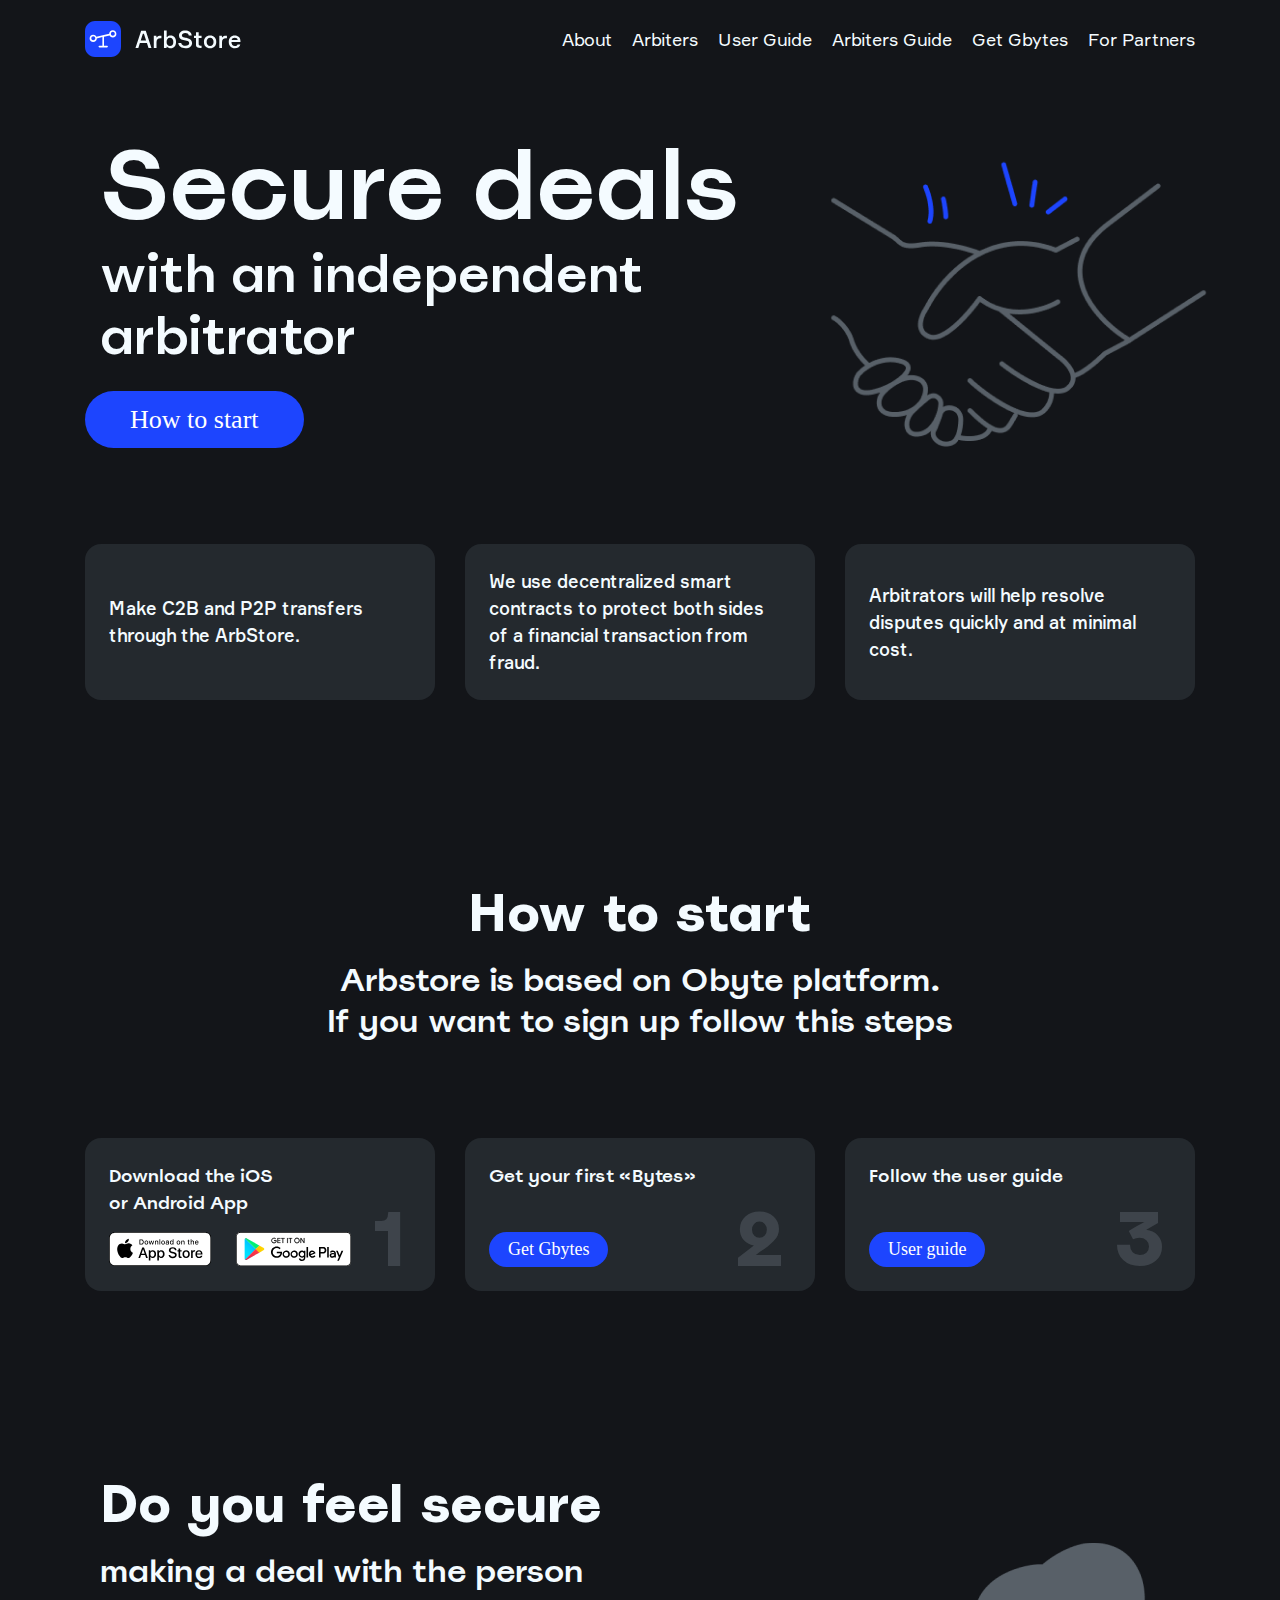
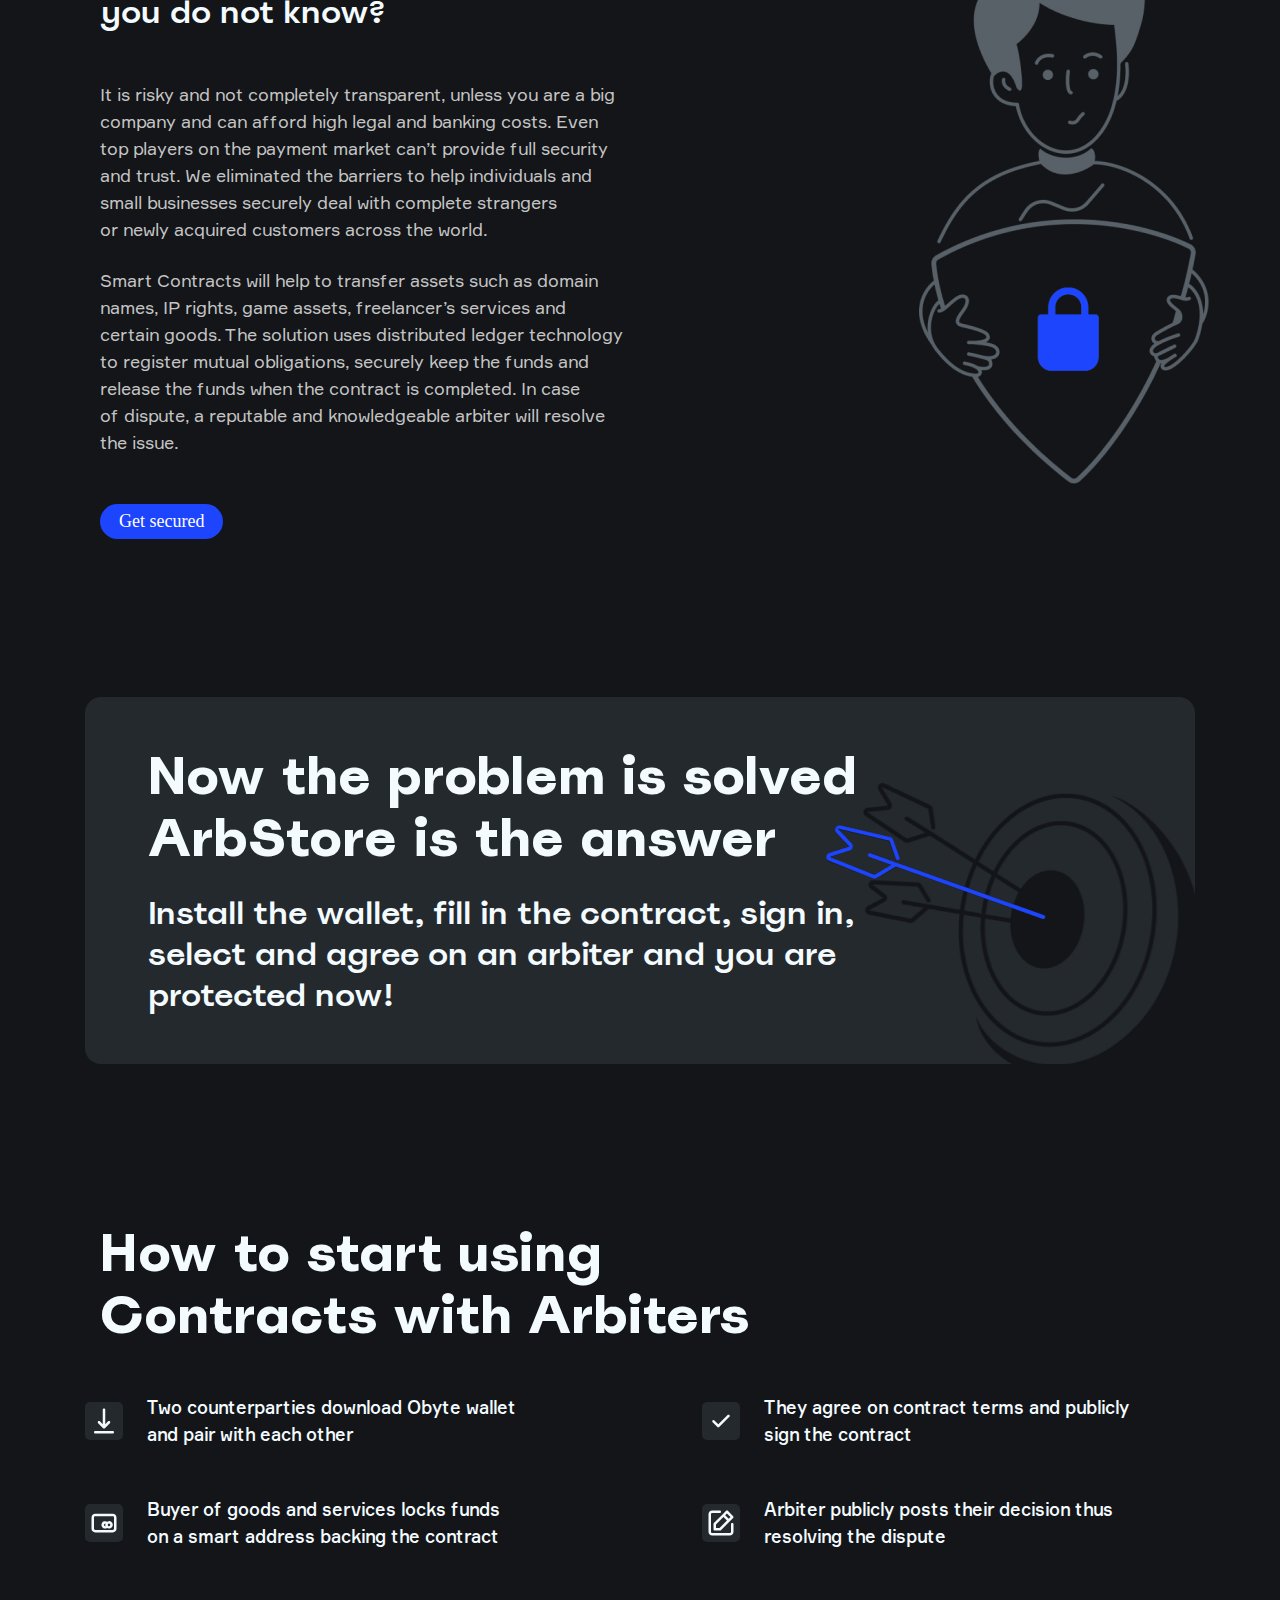
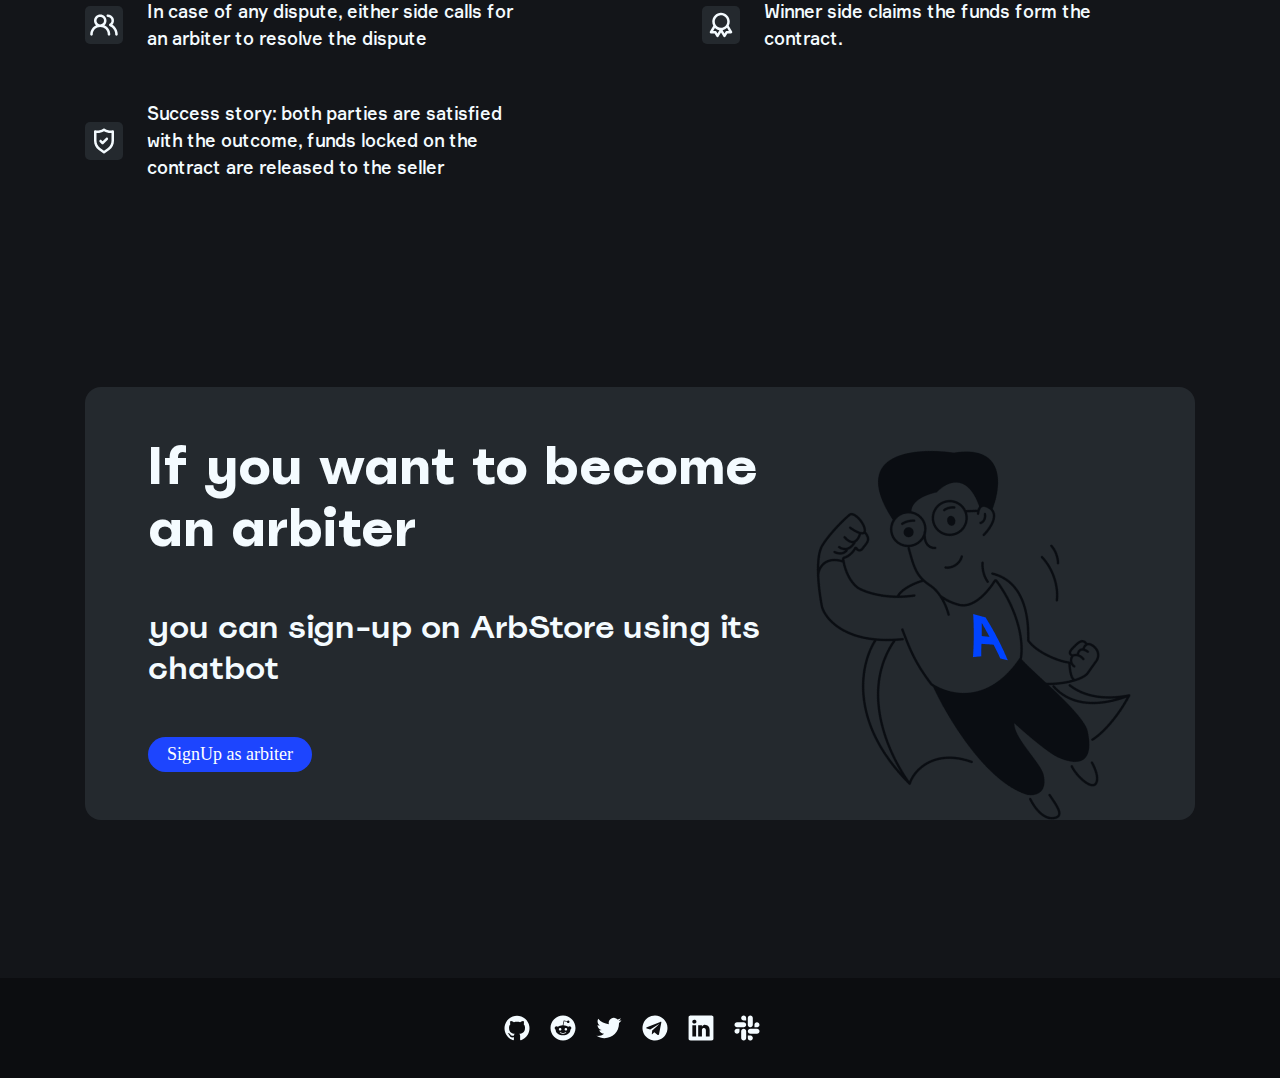
<file: verstka/index.html>
<!DOCTYPE html>
<html lang="en">
<head>
    <meta charset="UTF-8">
    <meta name="viewport" content="width=device-width, initial-scale=1"/>
    <link rel="apple-touch-icon" sizes="57x57" href="favicon/apple-icon-57x57.png">
    <link rel="apple-touch-icon" sizes="60x60" href="favicon/apple-icon-60x60.png">
    <link rel="apple-touch-icon" sizes="72x72" href="favicon/apple-icon-72x72.png">
    <link rel="apple-touch-icon" sizes="76x76" href="favicon/apple-icon-76x76.png">
    <link rel="apple-touch-icon" sizes="114x114" href="favicon/apple-icon-114x114.png">
    <link rel="apple-touch-icon" sizes="120x120" href="favicon/apple-icon-120x120.png">
    <link rel="apple-touch-icon" sizes="144x144" href="favicon/apple-icon-144x144.png">
    <link rel="apple-touch-icon" sizes="152x152" href="favicon/apple-icon-152x152.png">
    <link rel="apple-touch-icon" sizes="180x180" href="favicon/apple-icon-180x180.png">
    <link rel="icon" type="image/png" sizes="192x192"  href="favicon/android-icon-192x192.png">
    <link rel="icon" type="image/png" sizes="32x32" href="favicon/favicon-32x32.png">
    <link rel="icon" type="image/png" sizes="96x96" href="favicon/favicon-96x96.png">
    <link rel="icon" type="image/png" sizes="16x16" href="favicon/favicon-16x16.png">
    <link rel="manifest" href="favicon/manifest.json">
    <meta name="msapplication-TileColor" content="#ffffff">
    <meta name="msapplication-TileImage" content="favicon/ms-icon-144x144.png">
    <meta name="theme-color" content="#ffffff">
    <title>Title</title>
    <link rel="stylesheet" href="css/bootstrap.min.css"/>
    <link rel="stylesheet" href="css/slick.css"/>
    <link rel="stylesheet" href="css/slick-theme.css"/>
    <link rel="stylesheet" href="css/lightbox.css"/>
    <link rel="stylesheet" href="css/jquery.fancybox.min.css"/>
    <link rel="stylesheet" href="css/style.css"/>
    <link rel="stylesheet" href="https://cdnjs.cloudflare.com/ajax/libs/font-awesome/5.14.0/css/all.min.css" integrity="sha512-1PKOgIY59xJ8Co8+NE6FZ+LOAZKjy+KY8iq0G4B3CyeY6wYHN3yt9PW0XpSriVlkMXe40PTKnXrLnZ9+fkDaog==" crossorigin="anonymous" />
</head>
<body>
<header>
    <div class="container">
        <div class="row mr-3 ml-3 mr-lg-0 ml-lg-0 align-items-center justify-content-between">
            <a href="index.html">
                <div class="logo">
                    <svg width="160" height="36" viewBox="0 0 160 36" fill="none" xmlns="http://www.w3.org/2000/svg">
                        <path d="M63.512 27L61.928 22.08H54.896L53.336 27H50.456L56.144 9.864H60.752L66.464 27H63.512ZM57.872 12.672L55.712 19.512H61.088L58.904 12.672H57.872ZM76.4259 14.784V17.304H75.3219C74.0739 17.304 73.1219 17.648 72.4659 18.336C71.8259 19.008 71.5059 19.992 71.5059 21.288V27H68.7939V14.784H71.4099V16.2H71.9859C72.6899 15.256 73.8259 14.784 75.3939 14.784H76.4259ZM85.7578 14.472C87.3738 14.472 88.6538 15.072 89.5978 16.272C90.5578 17.472 91.0378 19.008 91.0378 20.88C91.0378 22.752 90.5578 24.296 89.5978 25.512C88.6538 26.712 87.3738 27.312 85.7578 27.312C84.1578 27.312 82.9578 26.816 82.1578 25.824H81.5818V27H78.9658V9.552H81.6778V15.96H82.2538C83.0058 14.968 84.1738 14.472 85.7578 14.472ZM84.9898 25.008C86.0618 25.008 86.8858 24.632 87.4618 23.88C88.0378 23.112 88.3258 22.112 88.3258 20.88C88.3258 19.648 88.0378 18.656 87.4618 17.904C86.8858 17.152 86.0618 16.776 84.9898 16.776C83.8698 16.776 83.0218 17.168 82.4458 17.952C81.8858 18.736 81.6058 19.712 81.6058 20.88C81.6058 22.064 81.8858 23.048 82.4458 23.832C83.0218 24.616 83.8698 25.008 84.9898 25.008ZM106.708 14.376H103.78C103.428 12.84 102.228 12.072 100.18 12.072C99.2195 12.072 98.4275 12.272 97.8035 12.672C97.1955 13.072 96.8915 13.648 96.8915 14.4C96.8915 15.04 97.1075 15.52 97.5395 15.84C97.9875 16.144 98.6035 16.368 99.3875 16.512C99.4995 16.528 100.572 16.736 102.604 17.136C105.596 17.792 107.092 19.432 107.092 22.056C107.092 23.544 106.508 24.792 105.34 25.8C104.188 26.808 102.54 27.312 100.396 27.312C98.3475 27.312 96.6915 26.824 95.4275 25.848C94.1635 24.872 93.4515 23.584 93.2915 21.984H96.2195C96.5555 23.856 97.9875 24.792 100.516 24.792C101.62 24.792 102.508 24.568 103.18 24.12C103.852 23.656 104.188 23.008 104.188 22.176C104.188 21.424 103.964 20.856 103.516 20.472C103.084 20.088 102.444 19.808 101.596 19.632L98.2595 18.984C95.4115 18.44 93.9875 16.936 93.9875 14.472C93.9875 13.048 94.5395 11.872 95.6435 10.944C96.7475 10.016 98.2755 9.552 100.228 9.552C102.036 9.552 103.516 9.992 104.668 10.872C105.836 11.736 106.516 12.904 106.708 14.376ZM113.686 14.784H116.566V17.088H113.686V23.04C113.686 24.112 114.31 24.648 115.558 24.648H116.566V27H115.51C114.038 27 112.91 26.728 112.126 26.184C111.358 25.64 110.974 24.712 110.974 23.4V17.088H109.03V14.784H110.974V11.232H113.686V14.784ZM120.589 16.272C121.709 15.072 123.213 14.472 125.101 14.472C126.989 14.472 128.485 15.072 129.589 16.272C130.709 17.456 131.269 18.992 131.269 20.88C131.269 22.784 130.709 24.336 129.589 25.536C128.485 26.72 126.989 27.312 125.101 27.312C123.213 27.312 121.709 26.72 120.589 25.536C119.485 24.336 118.933 22.784 118.933 20.88C118.933 18.992 119.485 17.456 120.589 16.272ZM122.533 23.832C123.125 24.616 123.981 25.008 125.101 25.008C126.221 25.008 127.077 24.616 127.669 23.832C128.261 23.032 128.557 22.048 128.557 20.88C128.557 19.728 128.261 18.76 127.669 17.976C127.077 17.176 126.221 16.776 125.101 16.776C123.981 16.776 123.125 17.176 122.533 17.976C121.941 18.76 121.645 19.728 121.645 20.88C121.645 22.048 121.941 23.032 122.533 23.832ZM141.934 14.784V17.304H140.83C139.582 17.304 138.63 17.648 137.974 18.336C137.334 19.008 137.014 19.992 137.014 21.288V27H134.302V14.784H136.918V16.2H137.494C138.198 15.256 139.334 14.784 140.902 14.784H141.934ZM155.466 20.208V21.12H146.442C146.522 23.712 147.666 25.008 149.874 25.008C151.266 25.008 152.154 24.488 152.538 23.448H155.298C155.058 24.632 154.474 25.576 153.546 26.28C152.618 26.968 151.386 27.312 149.85 27.312C147.962 27.312 146.474 26.712 145.386 25.512C144.298 24.312 143.754 22.744 143.754 20.808C143.754 18.888 144.29 17.352 145.362 16.2C146.45 15.048 147.922 14.472 149.778 14.472C151.538 14.472 152.914 15.016 153.906 16.104C154.914 17.176 155.434 18.544 155.466 20.208ZM149.754 16.632C147.994 16.632 146.93 17.456 146.562 19.104H152.682C152.586 18.384 152.29 17.792 151.794 17.328C151.298 16.864 150.618 16.632 149.754 16.632Z" fill="#F4FBFF"/>
                        <path d="M10 0H26C31.5 0 36 4.5 36 10V26C36 31.5 31.5 36 26 36H10C4.5 36 0 31.5 0 26V10C0 4.5 4.5 0 10 0Z" fill="#1D45FE"/>
                        <path d="M27.7996 9.2002C25.7996 9.2002 24.1996 10.8002 24.1996 12.8002L11.3996 15.8002C10.7996 14.6002 9.59961 13.8002 8.19961 13.8002C6.19961 13.8002 4.59961 15.4002 4.59961 17.4002C4.59961 19.4002 6.19961 21.0002 8.19961 21.0002C10.1996 21.0002 11.7996 19.4002 11.7996 17.4002L17.3996 16.1002V24.8002H14.2996C13.8996 24.8002 13.4996 25.2002 13.4996 25.6002C13.4996 26.0002 13.8996 26.4002 14.2996 26.4002H22.0996C22.5996 26.4002 22.8996 26.0002 22.8996 25.6002C22.8996 25.1002 22.4996 24.8002 22.0996 24.8002H18.9996V15.8002L24.5996 14.5002C25.1996 15.7002 26.3996 16.5002 27.7996 16.5002C29.7996 16.5002 31.3996 14.9002 31.3996 12.9002C31.3996 10.8002 29.7996 9.2002 27.7996 9.2002ZM8.29961 19.2002C7.19961 19.2002 6.29961 18.3002 6.29961 17.2002C6.29961 16.1002 7.19961 15.2002 8.29961 15.2002C9.39961 15.2002 10.2996 16.1002 10.2996 17.2002C10.1996 18.3002 9.29961 19.2002 8.29961 19.2002ZM27.7996 14.7002C26.6996 14.7002 25.8996 13.8002 25.8996 12.7002C25.8996 11.6002 26.7996 10.8002 27.7996 10.8002C28.8996 10.8002 29.7996 11.7002 29.7996 12.7002C29.7996 13.8002 28.8996 14.7002 27.7996 14.7002Z" fill="white"/>
                    </svg>
                </div>
            </a>
            <div class="mobBottomMenu d-flex d-lg-none">
                <svg width="30" height="21" viewBox="0 0 30 21" fill="none" xmlns="http://www.w3.org/2000/svg">
                    <path fill-rule="evenodd" clip-rule="evenodd" d="M30 2C30 2.55228 29.5523 3 29 3H1C0.447715 3 0 2.55228 0 2V1C0 0.447715 0.447716 0 1 0H29C29.5523 0 30 0.447715 30 1V2Z" fill="white"/>
                    <path fill-rule="evenodd" clip-rule="evenodd" d="M30 11C30 11.5523 29.5523 12 29 12H1C0.447715 12 0 11.5523 0 11V10C0 9.44772 0.447716 9 1 9H29C29.5523 9 30 9.44772 30 10V11Z" fill="white"/>
                    <path fill-rule="evenodd" clip-rule="evenodd" d="M30 20C30 20.5523 29.5523 21 29 21H1C0.447715 21 0 20.5523 0 20V19C0 18.4477 0.447716 18 1 18H29C29.5523 18 30 18.4477 30 19V20Z" fill="white"/>
                </svg>
            </div>
            <div class="topMenuWrap">
                <ul>
                    <li class="f-18">
                        <a class="color-1" href="about.html">About</a>
                    </li>
                    <li class="f-18">
                        <a class="color-1" href="arbiters.html">Arbiters</a>
                    </li>
                    <li class="f-18">
                        <a class="color-1" href="guide.html">User Guide</a>
                    </li>
                    <li class="f-18">
                        <a class="color-1" href="arb-guide.html">Arbiters Guide</a>
                    </li>
                    <li class="f-18">
                        <a class="color-1" href="gbytes.html">Get Gbytes</a>
                    </li>
                    <li class="f-18">
                        <a class="color-1" href="#">For Partners</a>
                    </li>
                </ul>
                <div class="row justify-content-center align-items-center d-flex d-lg-none">
                    <a href="" class="mr-3 mb-3 mb-lg-0">
                        <svg width="30" height="30" viewBox="0 0 30 30" fill="none" xmlns="http://www.w3.org/2000/svg">
                            <path d="M15 2.80859C12.0319 2.80872 9.16061 3.86499 6.89999 5.7884C4.63937 7.71182 3.13691 10.3769 2.66145 13.3067C2.18599 16.2365 2.76856 19.2399 4.30491 21.7795C5.84126 24.3191 8.23114 26.2292 11.0469 27.168C11.6719 27.2774 11.9063 26.9024 11.9063 26.5742C11.9063 26.2773 11.8907 25.293 11.8907 24.2461C8.75003 24.8242 7.93753 23.4805 7.68753 22.7774C7.41013 22.0935 6.97038 21.4875 6.40628 21.0117C5.96878 20.7773 5.34378 20.1992 6.39065 20.1836C6.79038 20.227 7.17377 20.3661 7.50832 20.5891C7.84288 20.8121 8.11874 21.1125 8.31253 21.4648C8.4835 21.772 8.71338 22.0423 8.98902 22.2605C9.26466 22.4786 9.58063 22.6402 9.91882 22.736C10.257 22.8318 10.6108 22.8599 10.9599 22.8187C11.309 22.7776 11.6465 22.6679 11.9531 22.4961C12.0072 21.8606 12.2905 21.2665 12.75 20.8243C9.96878 20.5118 7.06253 19.4336 7.06253 14.6524C7.04497 13.4101 7.50339 12.2081 8.34378 11.293C7.96164 10.2133 8.00635 9.02836 8.46878 7.98051C8.46878 7.98051 9.51562 7.65237 11.9063 9.26176C13.9516 8.69922 16.1109 8.69922 18.1563 9.26176C20.5469 7.63676 21.5938 7.98051 21.5938 7.98051C22.0563 9.02835 22.101 10.2133 21.7188 11.293C22.5617 12.2065 23.0205 13.4095 23 14.6524C23 19.4492 20.0781 20.5118 17.2969 20.8243C17.5952 21.1266 17.825 21.4896 17.9706 21.8886C18.1161 22.2877 18.1742 22.7133 18.1407 23.1368C18.1407 24.8087 18.125 26.1524 18.125 26.5743C18.125 26.9024 18.3594 27.293 18.9844 27.168C21.7952 26.2216 24.1782 24.3071 25.708 21.7662C27.2379 19.2253 27.8149 16.2234 27.3361 13.2964C26.8574 10.3694 25.354 7.70781 23.0944 5.78673C20.8347 3.86566 17.9659 2.81014 15 2.80859Z" fill="#F4FBFF"/>
                        </svg>
                    </a>
                    <a href="" class="mr-3 mb-3 mb-lg-0">
                        <svg width="30" height="30" viewBox="0 0 30 30" fill="none" xmlns="http://www.w3.org/2000/svg">
                            <path fill-rule="evenodd" clip-rule="evenodd" d="M27.5 15C27.5 21.9036 21.9036 27.5 15 27.5C8.09644 27.5 2.5 21.9036 2.5 15C2.5 8.09644 8.09644 2.5 15 2.5C21.9036 2.5 27.5 8.09644 27.5 15ZM21.5186 13.1802C22.5181 13.1802 23.3384 13.9857 23.3384 15C23.3384 15.7457 22.891 16.3871 22.2646 16.6707C22.2943 16.8495 22.3093 17.0436 22.3093 17.2227C22.3093 20.0417 19.0426 22.3092 15.0151 22.3092C10.9877 22.3092 7.72094 20.0267 7.72094 17.2227C7.72094 17.0286 7.73568 16.8495 7.76571 16.6707C7.139 16.3871 6.69163 15.7607 6.69163 15.015C6.69163 14.0154 7.49712 13.1952 8.51142 13.1952C8.98362 13.1945 9.43783 13.3762 9.7793 13.7023C11.0472 12.7923 12.7925 12.2106 14.7315 12.1509L15.6566 7.79531C15.6713 7.70578 15.7161 7.63126 15.7906 7.5865C15.8504 7.54173 15.9399 7.52672 16.0294 7.54173L19.0573 8.18318C19.2661 7.75054 19.7138 7.4522 20.2209 7.4522C20.9369 7.4522 21.5186 8.03387 21.5186 8.74983C21.5186 9.46607 20.9369 10.0477 20.2209 10.0477C19.5197 10.0477 18.9531 9.49582 18.923 8.80961L16.2082 8.22794L15.373 12.1361C17.2823 12.2106 18.9978 12.7923 20.2507 13.6873C20.5788 13.374 21.0264 13.1802 21.5186 13.1802ZM12.1363 15C11.42 15 10.8384 15.5816 10.8384 16.2976C10.8384 17.0136 11.42 17.6102 12.1363 17.5955C12.8522 17.5955 13.4339 17.0136 13.4339 16.2976C13.4339 15.5816 12.8522 15 12.1363 15ZM15.0151 20.6982C15.5073 20.6982 17.2078 20.6384 18.1028 19.7434C18.2221 19.6091 18.2221 19.4003 18.1028 19.266C17.9685 19.132 17.7597 19.132 17.6254 19.266C17.0735 19.8329 15.8654 20.0267 15.0151 20.0267C14.1649 20.0267 12.9715 19.8329 12.4046 19.266C12.2703 19.132 12.0615 19.132 11.9272 19.266C11.7932 19.4003 11.7932 19.6091 11.9272 19.7434C12.8075 20.6234 14.508 20.6982 15.0151 20.6982ZM16.5663 16.3126C16.5663 17.0286 17.148 17.6102 17.864 17.6102C18.5802 17.6102 19.1619 17.0136 19.1619 16.3126C19.1619 15.5967 18.5802 15.015 17.864 15.015C17.148 15.015 16.5663 15.5967 16.5663 16.3126Z" fill="#F4FBFF"/>
                        </svg>
                    </a>
                    <a href="" class="mr-3 mb-3 mb-lg-0">
                        <svg width="30" height="30" viewBox="0 0 30 30" fill="none" xmlns="http://www.w3.org/2000/svg">
                            <path d="M27.5 7.24977C26.5604 7.65739 25.5668 7.92685 24.55 8.04977C25.6227 7.40892 26.4266 6.40075 26.8125 5.21227C25.8044 5.81235 24.701 6.23514 23.55 6.46227C22.7807 5.62799 21.7562 5.07264 20.6373 4.88334C19.5183 4.69403 18.3682 4.88147 17.3672 5.41626C16.3663 5.95105 15.5712 6.80294 15.1066 7.83832C14.6419 8.8737 14.5341 10.034 14.8 11.1373C12.7618 11.0342 10.7681 10.5035 8.94832 9.5796C7.12859 8.65574 5.52356 7.35939 4.2375 5.77477C3.78642 6.56248 3.5494 7.45455 3.55 8.36227C3.5484 9.20525 3.75527 10.0355 4.15219 10.7792C4.54912 11.5229 5.12377 12.1569 5.825 12.6248C5.00997 12.6026 4.21236 12.3839 3.5 11.9873V12.0498C3.50611 13.2309 3.91999 14.3736 4.67164 15.2847C5.42329 16.1958 6.46657 16.8193 7.625 17.0498C7.17907 17.1855 6.71609 17.257 6.25 17.2623C5.92736 17.2585 5.60553 17.2292 5.2875 17.1748C5.61739 18.1908 6.25578 19.0787 7.11384 19.715C7.97191 20.3512 9.00697 20.7042 10.075 20.7248C8.2715 22.1439 6.04485 22.9183 3.75 22.9248C3.33217 22.9261 2.91467 22.9011 2.5 22.8498C4.84304 24.3626 7.57352 25.1657 10.3625 25.1623C12.2871 25.1823 14.1964 24.8185 15.9789 24.0924C17.7614 23.3662 19.3813 22.2921 20.744 20.9329C22.1067 19.5737 23.185 17.9565 23.9157 16.1759C24.6464 14.3953 25.015 12.4869 25 10.5623C25 10.3498 25 10.1248 25 9.89977C25.9809 9.16829 26.8268 8.27155 27.5 7.24977Z" fill="#F4FBFF"/>
                        </svg>
                    </a>
                    <a href="" class="mr-3 mb-3 mb-lg-0">
                        <svg width="30" height="30" viewBox="0 0 30 30" fill="none" xmlns="http://www.w3.org/2000/svg">
                            <path d="M14.9922 2.5C12.5199 2.5 10.1032 3.23311 8.04757 4.60663C5.99195 5.98015 4.38979 7.93238 3.4437 10.2165C2.4976 12.5005 2.25006 15.0139 2.73238 17.4386C3.21469 19.8634 4.4052 22.0907 6.15336 23.8388C7.90152 25.587 10.1288 26.7775 12.5536 27.2598C14.9783 27.7421 17.4917 27.4946 19.7757 26.5485C22.0598 25.6024 24.012 24.0002 25.3856 21.9446C26.7591 19.889 27.4922 17.4723 27.4922 15C27.4923 13.3584 27.1691 11.7329 26.541 10.2163C25.9128 8.69966 24.9921 7.32162 23.8313 6.16086C22.6706 5.0001 21.2925 4.07936 19.7759 3.45123C18.2593 2.82309 16.6338 2.49986 14.9922 2.5ZM18.9666 21.4406C18.9198 21.5572 18.8486 21.6626 18.7578 21.7495C18.667 21.8364 18.5586 21.9028 18.44 21.9445C18.3214 21.9861 18.1953 22.0018 18.0701 21.9907C17.9449 21.9796 17.8235 21.9418 17.7141 21.88L14.3207 19.2432L12.1428 21.2525C12.0923 21.2898 12.0332 21.3139 11.9709 21.3224C11.9087 21.3309 11.8453 21.3236 11.7866 21.3012L12.2041 17.5656L12.2175 17.5762L12.226 17.5024C12.226 17.5024 18.3322 11.9431 18.581 11.7062C18.8328 11.4699 18.7497 11.4187 18.7497 11.4187C18.7641 11.1305 18.2978 11.4187 18.2978 11.4187L10.2072 16.6237L6.83783 15.4762C6.83783 15.4762 6.32033 15.2906 6.27158 14.8825C6.22033 14.4775 6.85469 14.2575 6.85469 14.2575L20.2509 8.93561C20.2509 8.93561 21.3522 8.44496 21.3522 9.2575L18.9666 21.4406Z" fill="#F4FBFF"/>
                        </svg>
                    </a>
                    <a href="" class="mr-3 mb-3 mb-lg-0">
                        <svg width="30" height="30" viewBox="0 0 30 30" fill="none" xmlns="http://www.w3.org/2000/svg">
                            <path d="M25.5867 2.50017H4.41172C4.17369 2.49687 3.93734 2.54048 3.71618 2.62853C3.49501 2.71657 3.29335 2.84733 3.12272 3.01331C2.95208 3.1793 2.81582 3.37728 2.72171 3.59594C2.6276 3.81459 2.57748 4.04965 2.57422 4.28767V25.7127C2.57748 25.9507 2.6276 26.1858 2.72171 26.4044C2.81582 26.6231 2.95208 26.821 3.12272 26.987C3.29335 27.153 3.49501 27.2838 3.71618 27.3718C3.93734 27.4599 4.17369 27.5035 4.41172 27.5002H25.5867C25.8247 27.5035 26.0611 27.4599 26.2823 27.3718C26.5034 27.2838 26.7051 27.153 26.8757 26.987C27.0464 26.821 27.1826 26.6231 27.2767 26.4044C27.3708 26.1858 27.421 25.9507 27.4242 25.7127V4.28767C27.421 4.04965 27.3708 3.81459 27.2767 3.59594C27.1826 3.37728 27.0464 3.1793 26.8757 3.01331C26.7051 2.84733 26.5034 2.71657 26.2823 2.62853C26.0611 2.54048 25.8247 2.49687 25.5867 2.50017ZM10.1117 23.4252H6.36172V12.1752H10.1117V23.4252ZM8.23672 10.6002C7.71955 10.6002 7.22356 10.3947 6.85786 10.029C6.49216 9.66334 6.28672 9.16735 6.28672 8.65017C6.28672 8.133 6.49216 7.63701 6.85786 7.27132C7.22356 6.90562 7.71955 6.70017 8.23672 6.70017C8.51134 6.66903 8.78944 6.69624 9.05281 6.78003C9.31619 6.86382 9.55889 7.00229 9.76504 7.18638C9.97119 7.37047 10.1361 7.59602 10.2491 7.84828C10.362 8.10053 10.4204 8.3738 10.4204 8.65017C10.4204 8.92655 10.362 9.19982 10.2491 9.45207C10.1361 9.70433 9.97119 9.92988 9.76504 10.114C9.55889 10.2981 9.31619 10.4365 9.05281 10.5203C8.78944 10.6041 8.51134 10.6313 8.23672 10.6002ZM23.6367 23.4252H19.8867V17.3877C19.8867 15.8752 19.3492 14.8877 17.9867 14.8877C17.565 14.8908 17.1545 15.023 16.8103 15.2666C16.4661 15.5103 16.2048 15.8535 16.0617 16.2502C15.9639 16.544 15.9215 16.8534 15.9367 17.1627V23.4127H12.1867C12.1867 23.4127 12.1867 13.1877 12.1867 12.1627H15.9367V13.7502C16.2774 13.1591 16.7729 12.6721 17.3698 12.3417C17.9667 12.0113 18.6424 11.85 19.3242 11.8752C21.8242 11.8752 23.6367 13.4877 23.6367 16.9502V23.4252Z" fill="#F4FBFF"/>
                        </svg>
                    </a>
                    <a href="" class="mr-3 mb-3 mb-lg-0">
                        <svg width="30" height="30" viewBox="0 0 30 30" fill="none" xmlns="http://www.w3.org/2000/svg">
                            <path d="M2.5 18.3375C2.5 19.0005 2.76339 19.6364 3.23223 20.1053C3.70107 20.5741 4.33696 20.8375 5 20.8375C5.66304 20.8375 6.29893 20.5741 6.76777 20.1053C7.23661 19.6364 7.5 19.0005 7.5 18.3375V15.8375H5C4.33696 15.8375 3.70107 16.1009 3.23223 16.5697C2.76339 17.0386 2.5 17.6745 2.5 18.3375ZM18.3 14.1625C18.963 14.1625 19.5989 13.8991 20.0678 13.4303C20.5366 12.9614 20.8 12.3255 20.8 11.6625V5C20.8 4.33696 20.5366 3.70107 20.0678 3.23223C19.5989 2.76339 18.963 2.5 18.3 2.5C17.637 2.5 17.0011 2.76339 16.5322 3.23223C16.0634 3.70107 15.8 4.33696 15.8 5V11.6625C15.8 11.9929 15.8655 12.3201 15.9927 12.625C16.1199 12.93 16.3062 13.2067 16.541 13.4392C16.7759 13.6716 17.0544 13.8553 17.3606 13.9794C17.6668 14.1036 17.9946 14.1658 18.325 14.1625H18.3ZM27.45 11.6625C27.45 10.9995 27.1866 10.3636 26.7178 9.89473C26.2489 9.42589 25.613 9.1625 24.95 9.1625C24.287 9.1625 23.6511 9.42589 23.1822 9.89473C22.7134 10.3636 22.45 10.9995 22.45 11.6625V14.1625H24.95C25.2825 14.1692 25.613 14.1094 25.9221 13.9867C26.2312 13.8641 26.5127 13.681 26.7502 13.4482C26.9876 13.2154 27.1763 12.9375 27.305 12.6309C27.4338 12.3243 27.5001 11.9951 27.5 11.6625H27.45ZM11.675 15.8375C11.012 15.8375 10.3761 16.1009 9.90723 16.5697C9.43839 17.0386 9.175 17.6745 9.175 18.3375V25C9.175 25.663 9.43839 26.2989 9.90723 26.7678C10.3761 27.2366 11.012 27.5 11.675 27.5C12.338 27.5 12.9739 27.2366 13.4428 26.7678C13.9116 26.2989 14.175 25.663 14.175 25V18.3375C14.175 17.6745 13.9116 17.0386 13.4428 16.5697C12.9739 16.1009 12.338 15.8375 11.675 15.8375ZM18.325 22.5H15.825V25C15.825 25.4945 15.9716 25.9778 16.2463 26.3889C16.521 26.8 16.9115 27.1205 17.3683 27.3097C17.8251 27.4989 18.3278 27.5484 18.8127 27.452C19.2977 27.3555 19.7431 27.1174 20.0928 26.7678C20.4424 26.4181 20.6805 25.9727 20.777 25.4877C20.8734 25.0028 20.8239 24.5001 20.6347 24.0433C20.4455 23.5865 20.125 23.196 19.7139 22.9213C19.3028 22.6466 18.8195 22.5 18.325 22.5ZM25 15.8375H18.325C17.662 15.8375 17.0261 16.1009 16.5572 16.5697C16.0884 17.0386 15.825 17.6745 15.825 18.3375C15.825 19.0005 16.0884 19.6364 16.5572 20.1053C17.0261 20.5741 17.662 20.8375 18.325 20.8375H25C25.663 20.8375 26.2989 20.5741 26.7678 20.1053C27.2366 19.6364 27.5 19.0005 27.5 18.3375C27.5 17.6745 27.2366 17.0386 26.7678 16.5697C26.2989 16.1009 25.663 15.8375 25 15.8375ZM11.675 9.1625H5C4.33696 9.1625 3.70107 9.42589 3.23223 9.89473C2.76339 10.3636 2.5 10.9995 2.5 11.6625C2.5 12.3255 2.76339 12.9614 3.23223 13.4303C3.70107 13.8991 4.33696 14.1625 5 14.1625H11.675C12.338 14.1625 12.9739 13.8991 13.4428 13.4303C13.9116 12.9614 14.175 12.3255 14.175 11.6625C14.175 10.9995 13.9116 10.3636 13.4428 9.89473C12.9739 9.42589 12.338 9.1625 11.675 9.1625ZM11.675 2.5C11.012 2.5 10.3761 2.76339 9.90723 3.23223C9.43839 3.70107 9.175 4.33696 9.175 5C9.175 5.66304 9.43839 6.29893 9.90723 6.76777C10.3761 7.23661 11.012 7.5 11.675 7.5H14.175V5C14.175 4.33696 13.9116 3.70107 13.4428 3.23223C12.9739 2.76339 12.338 2.5 11.675 2.5Z" fill="#F4FBFF"/>
                        </svg>
                    </a>
                </div>
            </div>
        </div>
    </div>
</header>
<main class="mt-5">
    <div class="container nobgMob bg-1 pb-5">
        <div class="col-lg-8">
            <div class="f-98 ff-2">
                Secure deals
            </div>
            <div class="f-52 f-52m mb-4 ff-2">
                with an&nbsp;independent
                arbitrator
            </div>
            <div class="row">
                <div class="button" data-target="registration">
                    How to start
                </div>
            </div>
        </div>
        <div class="d-flex align-items-center justify-content-center d-lg-none">
            <img class="w-100" src="image/bg-1.png" alt="bg-1">
        </div>
        <div class="row mt-5 pt-5">
            <div class="col-lg-4 mb-4">
                <div class="f-18 bgc-1 radius p-4 ff-1b h-100 d-flex align-items-center">
                    Make C2B and P2P transfers through the ArbStore.
                </div>
            </div>
            <div class="col-lg-4 mb-4">
                <div class="f-18 bgc-1 radius p-4 ff-1b h-100 d-flex align-items-center">
                    We&nbsp;use decentralized smart contracts to&nbsp;protect both sides of&nbsp;a&nbsp;financial transaction from fraud.
                </div>
            </div>
            <div class="col-lg-4 mb-4">
                <div class="f-18 bgc-1 radius p-4 ff-1b h-100 d-flex align-items-center">
                    Arbitrators will help resolve disputes quickly
                    and at&nbsp;minimal cost.
                </div>
            </div>
        </div>
    </div>
    <div class="container mt-100 pb-5">
        <div class="row mr-0 ml-0 justify-content-center flex-column mb-5">
            <div class="f-52 ff-2b text-left text-md-center mb-3">
                How to&nbsp;start
            </div>
            <div class="f-32 ff-2 text-left text-md-center">
                Arbstore is&nbsp;based on&nbsp;Obyte platform.
                <br>
                If&nbsp;you want to&nbsp;sign up&nbsp;follow this steps
            </div>
        </div>
        <div class="row pt-5">
            <div class="col-lg-4 mb-4">
                <div class="f-18 ff-2 bgc-1 radius p-4 position-relative h-100 d-flex flex-column justify-content-between">
                    Download the iOS <br> or&nbsp;Android App
                    <div class="d-flex mt-3">
                        <a href="" class="mr-4">
                            <svg width="103" height="35" viewBox="0 0 103 35" fill="none" xmlns="http://www.w3.org/2000/svg">
                                <g clip-path="url(#clip0_203_2753)">
                                    <path d="M94.0212 0.000110669H8.13968C7.82663 0.000110669 7.51734 0.000110669 7.20512 0.00181327C6.94376 0.00351588 6.68449 0.00846195 6.42062 0.0126248C5.84738 0.0193516 5.27548 0.0696419 4.70991 0.163058C4.14512 0.258509 3.59803 0.43846 3.08714 0.696825C2.57687 0.957376 2.11062 1.29594 1.70531 1.70022C1.29787 2.10337 0.958238 2.56936 0.699473 3.08026C0.439993 3.59015 0.260069 4.13654 0.165915 4.70056C0.0708658 5.26387 0.0197189 5.83368 0.0129334 6.40487C0.00501117 6.66588 0.00417456 6.92775 0 7.1888V26.866C0.00417456 27.1304 0.00501117 27.3864 0.0129334 27.6508C0.019721 28.222 0.0708679 28.7918 0.165915 29.3551C0.259809 29.9194 0.439744 30.4661 0.699473 30.9762C0.958121 31.4855 1.2978 31.9495 1.70531 32.3505C2.10909 32.7565 2.57563 33.0953 3.08714 33.3539C3.59803 33.6129 4.14506 33.794 4.70991 33.8909C5.27558 33.9836 5.84741 34.0339 6.42062 34.0414C6.68449 34.0472 6.94376 34.0505 7.20512 34.0505C7.51733 34.0522 7.82665 34.0522 8.13968 34.0522H94.0212C94.328 34.0522 94.6398 34.0522 94.9466 34.0505C95.2067 34.0505 95.4735 34.0472 95.7336 34.0414C96.3058 34.0343 96.8765 33.984 97.441 33.8909C98.0077 33.7933 98.5567 33.6123 99.07 33.3539C99.5811 33.0952 100.047 32.7564 100.451 32.3505C100.857 31.948 101.197 31.4842 101.459 30.9762C101.717 30.4657 101.895 29.9191 101.988 29.3551C102.083 28.7917 102.136 28.2221 102.146 27.6508C102.15 27.3864 102.15 27.1304 102.15 26.866C102.156 26.5567 102.156 26.2492 102.156 25.9349V8.11824C102.156 7.80649 102.156 7.49722 102.15 7.1888C102.15 6.92775 102.15 6.66588 102.146 6.40483C102.136 5.8336 102.083 5.26392 101.988 4.70053C101.895 4.13683 101.717 3.59048 101.459 3.08023C100.932 2.05617 100.097 1.2226 99.07 0.696748C98.5567 0.439014 98.0076 0.259111 97.441 0.162982C96.8766 0.0691537 96.3058 0.0188459 95.7336 0.0125056C95.4735 0.00835128 95.2067 0.00336264 94.9466 0.00170261C94.6398 0 94.328 0 94.0212 0V0.000110669Z" fill="black"/>
                                    <path d="M7.2101 33.3074C6.95 33.3074 6.69618 33.3041 6.43811 33.2983C5.90352 33.2914 5.37017 33.245 4.84244 33.1595C4.35037 33.075 3.87368 32.9178 3.4281 32.6931C2.9866 32.4702 2.58392 32.178 2.23549 31.8276C1.88201 31.4814 1.58772 31.0798 1.36429 30.6388C1.13839 30.1949 0.982057 29.7191 0.900732 29.228C0.812907 28.7003 0.765391 28.1667 0.758592 27.6318C0.753179 27.4523 0.746094 26.8545 0.746094 26.8545V7.18892C0.746094 7.18892 0.75364 6.60032 0.758635 6.42739C0.765145 5.89335 0.812385 5.36058 0.899946 4.83369C0.981422 4.34123 1.13788 3.86408 1.36389 3.41874C1.58651 2.97804 1.87916 2.57615 2.23051 2.22867C2.58147 1.87788 2.98543 1.58416 3.42768 1.35823C3.87223 1.13424 4.34802 0.978146 4.8391 0.895176C5.36856 0.808825 5.90376 0.76214 6.44021 0.755512L7.21052 0.745117H94.9432L95.7227 0.755929C96.2543 0.762228 96.7847 0.808497 97.3092 0.894342C97.8053 0.978353 98.286 1.13554 98.7357 1.36073C99.6217 1.81604 100.343 2.5364 100.797 3.42082C101.02 3.86308 101.174 4.33634 101.254 4.82455C101.343 5.35576 101.392 5.89272 101.403 6.43114C101.405 6.67223 101.405 6.93119 101.405 7.18892C101.412 7.50815 101.412 7.81201 101.412 8.11836V25.935C101.412 26.2443 101.412 26.5461 101.405 26.8503C101.405 27.1272 101.405 27.3808 101.402 27.6418C101.392 28.1706 101.343 28.6979 101.256 29.2197C101.176 29.7143 101.021 30.1938 100.795 30.6413C100.57 31.0776 100.277 31.4757 99.9279 31.821C99.5791 32.1732 99.1757 32.4672 98.7332 32.6914C98.2848 32.9179 97.8048 33.0757 97.3092 33.1595C96.7816 33.2454 96.2482 33.2918 95.7135 33.2983C95.4635 33.3041 95.2017 33.3074 94.9474 33.3074L94.022 33.3091L7.2101 33.3074Z" fill="white"/>
                                    <path d="M21.3394 16.9327C21.349 16.1938 21.5458 15.4693 21.9116 14.8267C22.2774 14.184 22.8002 13.6441 23.4315 13.2571C23.0305 12.6859 22.5014 12.2159 21.8863 11.8843C21.2713 11.5527 20.5872 11.3687 19.8883 11.3469C18.3976 11.1909 16.9524 12.2365 16.1927 12.2365C15.4183 12.2365 14.2487 11.3624 12.9892 11.3883C12.1746 11.4145 11.3806 11.6507 10.6847 12.074C9.98885 12.4972 9.41476 13.0929 9.01841 13.8032C7.30154 16.7674 8.58217 21.1238 10.2268 23.5199C11.0497 24.6932 12.0113 26.0038 13.2697 25.9573C14.5011 25.9064 14.961 25.1743 16.4473 25.1743C17.9199 25.1743 18.3513 25.9573 19.6352 25.9278C20.9565 25.9064 21.789 24.7493 22.583 23.5649C23.1743 22.7289 23.6292 21.8049 23.931 20.8272C23.1634 20.5034 22.5083 19.9615 22.0474 19.2689C21.5866 18.5764 21.3403 17.7639 21.3394 16.9327Z" fill="black"/>
                                    <path d="M18.9153 9.7708C19.6358 8.90837 19.9907 7.79985 19.9048 6.68066C18.8041 6.79594 17.7874 7.32051 17.0572 8.14986C16.7002 8.55501 16.4268 9.02636 16.2526 9.53696C16.0784 10.0476 16.0068 10.5874 16.0419 11.1256C16.5924 11.1312 17.1371 11.0122 17.6348 10.7776C18.1325 10.5429 18.5703 10.1987 18.9153 9.7708Z" fill="black"/>
                                    <path d="M36.1115 23.1047H32.0706L31.1002 25.9621H29.3887L33.2161 15.3906H34.9944L38.8218 25.9621H37.0811L36.1115 23.1047ZM32.4891 21.7862H35.6922L34.1132 17.1489H34.069L32.4891 21.7862Z" fill="black"/>
                                    <path d="M47.0892 22.1091C47.0892 24.5042 45.8036 26.043 43.8637 26.043C43.3722 26.0686 42.8835 25.9558 42.4534 25.7173C42.0233 25.4788 41.6693 25.1244 41.4318 24.6945H41.3951V28.5121H39.8086V18.2549H41.3442V19.5369H41.3734C41.6218 19.1091 41.9818 18.7565 42.4152 18.5166C42.8486 18.2766 43.339 18.1583 43.8345 18.1743C45.7961 18.1743 47.0892 19.7206 47.0892 22.1091ZM45.4585 22.1091C45.4585 20.5486 44.6498 19.5227 43.416 19.5227C42.2038 19.5227 41.3884 20.5702 41.3884 22.1091C41.3884 23.662 42.2038 24.702 43.416 24.702C44.6498 24.702 45.4585 23.6836 45.4585 22.1091H45.4585Z" fill="black"/>
                                    <path d="M55.5954 22.1091C55.5954 24.5042 54.3095 26.043 52.3695 26.043C51.8781 26.0686 51.3893 25.9558 50.9593 25.7173C50.5292 25.4788 50.1751 25.1244 49.9377 24.6945H49.901V28.5121H48.3145V18.2549H49.8501V19.5369H49.8793C50.1277 19.1091 50.4877 18.7565 50.921 18.5166C51.3544 18.2766 51.8449 18.1583 52.3403 18.1743C54.302 18.1743 55.5954 19.7206 55.5954 22.1091ZM53.9644 22.1091C53.9644 20.5486 53.1557 19.5227 51.9218 19.5227C50.7097 19.5227 49.8943 20.5702 49.8943 22.1091C49.8943 23.662 50.7097 24.702 51.9218 24.702C53.1557 24.702 53.9644 23.6836 53.9644 22.1091Z" fill="black"/>
                                    <path d="M61.2178 23.0171C61.3354 24.0654 62.3566 24.7538 63.7522 24.7538C65.0894 24.7538 66.0515 24.0654 66.0515 23.1202C66.0515 22.2996 65.4713 21.8083 64.0974 21.4716L62.7234 21.1415C60.7768 20.6727 59.8731 19.7648 59.8731 18.2917C59.8731 16.4677 61.4671 15.2148 63.7297 15.2148C65.9706 15.2148 67.5063 16.4677 67.558 18.2917H65.9565C65.8606 17.2367 64.986 16.5999 63.708 16.5999C62.43 16.5999 61.5554 17.2442 61.5554 18.1819C61.5554 18.9293 62.114 19.3691 63.4804 19.7058L64.6484 19.9918C66.8235 20.5047 67.7264 21.376 67.7264 22.9223C67.7264 24.9 66.1474 26.1388 63.6346 26.1388C61.2836 26.1388 59.6963 24.9291 59.5938 23.017L61.2178 23.0171Z" fill="black"/>
                                    <path d="M71.1514 16.4316V18.2556H72.6212V19.5085H71.1514V23.7575C71.1514 24.4176 71.4457 24.7252 72.0918 24.7252C72.2663 24.7222 72.4405 24.7099 72.6137 24.6886V25.9339C72.3232 25.9881 72.0279 26.0126 71.7325 26.0071C70.1677 26.0071 69.5574 25.421 69.5574 23.9262V19.5085H68.4336V18.2556H69.5574V16.4316H71.1514Z" fill="black"/>
                                    <path d="M73.4707 22.1091C73.4707 19.684 74.903 18.1602 77.1364 18.1602C79.3773 18.1602 80.8029 19.684 80.8029 22.1091C80.8029 24.5408 79.3849 26.058 77.1364 26.058C74.8888 26.058 73.4707 24.5408 73.4707 22.1091ZM79.1864 22.1091C79.1864 20.4455 78.4219 19.4637 77.1364 19.4637C75.8509 19.4637 75.0864 20.453 75.0864 22.1091C75.0864 23.7792 75.8509 24.7536 77.1364 24.7536C78.4219 24.7536 79.1864 23.7792 79.1864 22.1091H79.1864Z" fill="black"/>
                                    <path d="M82.1113 18.2558H83.6245V19.5677H83.6612C83.7636 19.158 84.0043 18.7959 84.3428 18.5423C84.6814 18.2887 85.0972 18.1591 85.5203 18.1752C85.7031 18.1745 85.8854 18.1943 86.0639 18.2342V19.714C85.833 19.6437 85.5923 19.6114 85.351 19.6184C85.1205 19.6091 84.8908 19.6496 84.6775 19.7372C84.4642 19.8248 84.2724 19.9573 84.1154 20.1258C83.9583 20.2943 83.8397 20.4946 83.7676 20.7131C83.6955 20.9316 83.6717 21.1631 83.6978 21.3917V25.9633H82.1113L82.1113 18.2558Z" fill="black"/>
                                    <path d="M93.3783 23.6986C93.1649 25.0978 91.7985 26.058 90.0503 26.058C87.8018 26.058 86.4062 24.5557 86.4062 22.1456C86.4062 19.7281 87.8093 18.1602 89.9836 18.1602C92.122 18.1602 93.4667 19.625 93.4667 21.9619V22.504H88.0078V22.5996C87.9826 22.8832 88.0182 23.169 88.1122 23.4378C88.2063 23.7067 88.3566 23.9526 88.5533 24.159C88.7499 24.3655 88.9884 24.5279 89.2528 24.6354C89.5173 24.743 89.8016 24.7932 90.087 24.7827C90.4619 24.8177 90.8381 24.7311 91.1597 24.5358C91.4813 24.3405 91.7311 24.0469 91.8719 23.6986L93.3783 23.6986ZM88.0153 21.3983H91.8794C91.8936 21.1432 91.8548 20.888 91.7655 20.6486C91.6761 20.4092 91.5381 20.1908 91.3601 20.0071C91.1821 19.8234 90.9679 19.6784 90.731 19.5812C90.4942 19.484 90.2397 19.4366 89.9836 19.4421C89.7252 19.4406 89.4691 19.4901 89.2301 19.5877C88.991 19.6854 88.7737 19.8293 88.5907 20.0112C88.4077 20.1931 88.2626 20.4093 88.1639 20.6474C88.0651 20.8854 88.0146 21.1406 88.0153 21.3983V21.3983Z" fill="black"/>
                                    <path d="M32.2911 7.43252C32.6237 7.40872 32.9575 7.45883 33.2683 7.57923C33.5792 7.69963 33.8593 7.88733 34.0886 8.12878C34.3179 8.37023 34.4906 8.65942 34.5942 8.97548C34.6979 9.29154 34.7299 9.62661 34.688 9.9565C34.688 11.5793 33.8084 12.5121 32.2911 12.5121H30.4512V7.43252H32.2911ZM31.2423 11.7937H32.2027C32.4404 11.8079 32.6783 11.7691 32.899 11.68C33.1197 11.5909 33.3177 11.4539 33.4786 11.2789C33.6395 11.1039 33.7593 10.8953 33.8292 10.6684C33.8991 10.4414 33.9173 10.2017 33.8826 9.96685C33.9148 9.73288 33.8947 9.49471 33.8237 9.2694C33.7528 9.0441 33.6327 8.83723 33.4722 8.66362C33.3116 8.49001 33.1146 8.35397 32.8951 8.26523C32.6756 8.17649 32.4392 8.13726 32.2027 8.15035H31.2423V11.7937Z" fill="black"/>
                                    <path d="M35.5808 10.5944C35.5567 10.3425 35.5856 10.0883 35.6657 9.84822C35.7458 9.60809 35.8753 9.38731 36.046 9.20004C36.2167 9.01277 36.4248 8.86314 36.6569 8.76075C36.8889 8.65836 37.1399 8.60547 37.3937 8.60547C37.6475 8.60547 37.8984 8.65836 38.1305 8.76075C38.3626 8.86314 38.5707 9.01277 38.7413 9.20004C38.912 9.38731 39.0416 9.60809 39.1217 9.84822C39.2018 10.0883 39.2307 10.3425 39.2065 10.5944C39.2312 10.8466 39.2026 11.1011 39.1227 11.3416C39.0428 11.5822 38.9133 11.8033 38.7426 11.991C38.5719 12.1786 38.3637 12.3286 38.1313 12.4312C37.899 12.5338 37.6478 12.5868 37.3937 12.5868C37.1396 12.5868 36.8883 12.5338 36.656 12.4312C36.4237 12.3286 36.2155 12.1786 36.0448 11.991C35.874 11.8033 35.7446 11.5822 35.6647 11.3416C35.5848 11.1011 35.5562 10.8466 35.5808 10.5944ZM38.4262 10.5944C38.4262 9.7635 38.0519 9.27758 37.3949 9.27758C36.7355 9.27758 36.3645 9.7635 36.3645 10.5944C36.3645 11.432 36.7355 11.9142 37.3949 11.9142C38.0519 11.9142 38.4262 11.4287 38.4262 10.5944H38.4262Z" fill="black"/>
                                    <path d="M44.0277 12.513H43.2407L42.4462 9.68977H42.3861L41.595 12.513H40.8155L39.7559 8.67969H40.5254L41.214 11.6048H41.2707L42.061 8.67969H42.7888L43.5791 11.6048H43.6392L44.3244 8.67969H45.0831L44.0277 12.513Z" fill="black"/>
                                    <path d="M45.9746 8.67933H46.7049V9.28829H46.7616C46.8578 9.06958 47.02 8.88623 47.2256 8.76381C47.4312 8.64138 47.6701 8.58599 47.9088 8.60534C48.0958 8.59131 48.2836 8.61944 48.4583 8.68762C48.6329 8.75581 48.79 8.86231 48.9178 8.99924C49.0455 9.13616 49.1408 9.3 49.1965 9.47863C49.2521 9.65725 49.2668 9.84607 49.2393 10.0311V12.5126H48.4807V10.2211C48.4807 9.60505 48.2122 9.29869 47.6512 9.29869C47.5242 9.29279 47.3974 9.31434 47.2795 9.36187C47.1617 9.4094 47.0555 9.48178 46.9683 9.57405C46.8811 9.66632 46.815 9.77629 46.7744 9.89644C46.7339 10.0166 46.7198 10.1441 46.7333 10.2701V12.5127H45.9746L45.9746 8.67933Z" fill="black"/>
                                    <path d="M50.4473 7.18262H51.2059V12.5124H50.4473V7.18262Z" fill="black"/>
                                    <path d="M52.2605 10.5945C52.2364 10.3426 52.2653 10.0884 52.3454 9.84825C52.4255 9.60812 52.5551 9.38733 52.7258 9.20005C52.8965 9.01278 53.1046 8.86315 53.3367 8.76075C53.5688 8.65836 53.8198 8.60547 54.0736 8.60547C54.3274 8.60547 54.5783 8.65836 54.8104 8.76075C55.0425 8.86315 55.2506 9.01278 55.4213 9.20005C55.592 9.38733 55.7216 9.60812 55.8017 9.84825C55.8818 10.0884 55.9108 10.3426 55.8866 10.5945C55.9112 10.8467 55.8826 11.1012 55.8027 11.3417C55.7228 11.5822 55.5933 11.8034 55.4225 11.9911C55.2518 12.1787 55.0436 12.3286 54.8112 12.4312C54.5789 12.5338 54.3277 12.5868 54.0736 12.5868C53.8195 12.5868 53.5682 12.5338 53.3359 12.4312C53.1036 12.3286 52.8953 12.1787 52.7246 11.9911C52.5538 11.8034 52.4243 11.5822 52.3444 11.3417C52.2645 11.1012 52.2359 10.8467 52.2605 10.5945ZM55.1059 10.5945C55.1059 9.76357 54.7315 9.27765 54.0746 9.27765C53.4152 9.27765 53.0442 9.76357 53.0442 10.5945C53.0442 11.4321 53.4152 11.9143 54.0746 11.9143C54.7315 11.9143 55.1059 11.4288 55.1059 10.5945H55.1059Z" fill="black"/>
                                    <path d="M56.6855 11.4287C56.6855 10.7387 57.2008 10.3409 58.1153 10.2844L59.1566 10.2245V9.89364C59.1566 9.48877 58.8881 9.26015 58.3696 9.26015C57.9461 9.26015 57.6526 9.4152 57.5684 9.68622H56.8339C56.9115 9.02779 57.5326 8.60547 58.4046 8.60547C59.3683 8.60547 59.9119 9.0839 59.9119 9.89364V12.5128H59.1816V11.9741H59.1216C58.9997 12.1673 58.8287 12.3249 58.6258 12.4306C58.4229 12.5364 58.1956 12.5865 57.9669 12.576C57.8055 12.5927 57.6424 12.5755 57.4881 12.5256C57.3338 12.4756 57.1917 12.3939 57.071 12.2858C56.9503 12.1778 56.8536 12.0456 56.7872 11.898C56.7208 11.7504 56.6862 11.5905 56.6855 11.4287ZM59.1566 11.1012V10.7807L58.2179 10.8405C57.6885 10.8759 57.4484 11.0554 57.4484 11.3934C57.4484 11.7384 57.7485 11.9392 58.1612 11.9392C58.2821 11.9514 58.4043 11.9392 58.5204 11.9034C58.6365 11.8675 58.7442 11.8088 58.837 11.7306C58.9299 11.6524 59.0061 11.5564 59.061 11.4483C59.1158 11.3401 59.1484 11.2221 59.1566 11.1012Z" fill="black"/>
                                    <path d="M60.9082 10.5941C60.9082 9.3828 61.5326 8.61546 62.5039 8.61546C62.7441 8.60442 62.9826 8.6618 63.1913 8.7809C63.4 8.89999 63.5705 9.07587 63.6827 9.28799H63.7394V7.18262H64.498V12.5124H63.7711V11.9068H63.7111C63.5902 12.1174 63.4138 12.2911 63.201 12.409C62.9882 12.5269 62.7471 12.5845 62.5039 12.5756C61.526 12.5756 60.9082 11.8083 60.9082 10.5941ZM61.6919 10.5941C61.6919 11.4071 62.0762 11.8964 62.719 11.8964C63.3584 11.8964 63.7536 11.4001 63.7536 10.5974C63.7536 9.79847 63.3543 9.29509 62.719 9.29509C62.0804 9.29509 61.6919 9.78766 61.6919 10.5941H61.6919Z" fill="black"/>
                                    <path d="M67.6375 10.5944C67.6133 10.3425 67.6422 10.0883 67.7223 9.84822C67.8024 9.60809 67.932 9.38731 68.1027 9.20004C68.2734 9.01277 68.4814 8.86314 68.7135 8.76075C68.9456 8.65836 69.1965 8.60547 69.4503 8.60547C69.7041 8.60547 69.9551 8.65836 70.1871 8.76075C70.4192 8.86314 70.6273 9.01277 70.798 9.20004C70.9687 9.38731 71.0982 9.60809 71.1783 9.84822C71.2584 10.0883 71.2873 10.3425 71.2632 10.5944C71.2878 10.8466 71.2592 11.1011 71.1793 11.3416C71.0994 11.5822 70.97 11.8033 70.7992 11.991C70.6285 12.1786 70.4203 12.3286 70.188 12.4312C69.9557 12.5338 69.7044 12.5868 69.4503 12.5868C69.1962 12.5868 68.945 12.5338 68.7127 12.4312C68.4804 12.3286 68.2721 12.1786 68.1014 11.991C67.9307 11.8033 67.8012 11.5822 67.7213 11.3416C67.6414 11.1011 67.6129 10.8466 67.6375 10.5944ZM70.4828 10.5944C70.4828 9.7635 70.1085 9.27758 69.4516 9.27758C68.7921 9.27758 68.4212 9.7635 68.4212 10.5944C68.4212 11.432 68.7922 11.9142 69.4516 11.9142C70.1085 11.9142 70.4828 11.4287 70.4828 10.5944Z" fill="black"/>
                                    <path d="M72.2812 8.67933H73.0116V9.28829H73.0683C73.1644 9.06958 73.3266 8.88623 73.5323 8.76381C73.7379 8.64138 73.9767 8.58599 74.2154 8.60534C74.4024 8.59131 74.5902 8.61944 74.7649 8.68762C74.9396 8.75581 75.0966 8.86231 75.2244 8.99924C75.3522 9.13616 75.4474 9.3 75.5031 9.47863C75.5588 9.65725 75.5734 9.84607 75.5459 10.0311V12.5126H74.7873V10.2211C74.7873 9.60505 74.5189 9.29869 73.9578 9.29869C73.8308 9.29279 73.704 9.31434 73.5862 9.36187C73.4683 9.4094 73.3621 9.48178 73.275 9.57405C73.1878 9.66632 73.1216 9.77629 73.0811 9.89644C73.0405 10.0166 73.0264 10.1441 73.0399 10.2701V12.5127H72.2812V8.67933Z" fill="black"/>
                                    <path d="M79.8326 7.72461V8.69646H80.6655V9.33369H79.8326V11.3048C79.8326 11.7064 79.9985 11.8822 80.3762 11.8822C80.4729 11.8819 80.5695 11.8761 80.6655 11.8647V12.4949C80.5293 12.5192 80.3912 12.5321 80.2528 12.5335C79.4091 12.5335 79.0731 12.2376 79.0731 11.4985V9.33366H78.4629V8.69642H79.0731V7.72461H79.8326Z" fill="black"/>
                                    <path d="M81.7012 7.18262H82.4532V9.29508H82.5132C82.614 9.07432 82.7807 8.88994 82.9904 8.76705C83.2002 8.64417 83.4428 8.58876 83.6853 8.60839C83.8714 8.59829 84.0574 8.62927 84.2301 8.69911C84.4027 8.76895 84.5578 8.87594 84.6843 9.01243C84.8107 9.14893 84.9054 9.31157 84.9616 9.48876C85.0177 9.66595 85.034 9.85331 85.0092 10.0375V12.5124H84.2498V10.2241C84.2498 9.61182 83.9638 9.30172 83.4278 9.30172C83.2974 9.29106 83.1662 9.30893 83.0435 9.3541C82.9207 9.39926 82.8094 9.47063 82.7172 9.56319C82.625 9.65576 82.5542 9.7673 82.5097 9.89001C82.4653 10.0127 82.4483 10.1436 82.4599 10.2736V12.5124H81.7012L81.7012 7.18262Z" fill="black"/>
                                    <path d="M89.4325 11.4778C89.3294 11.8282 89.1061 12.1312 88.8016 12.334C88.497 12.5367 88.1308 12.6262 87.7668 12.5869C87.5135 12.5935 87.2618 12.5452 87.0292 12.4451C86.7965 12.3451 86.5885 12.1957 86.4196 12.0075C86.2506 11.8192 86.1248 11.5965 86.0508 11.3549C85.9768 11.1133 85.9564 10.8585 85.991 10.6083C85.9573 10.3572 85.978 10.1019 86.0519 9.85954C86.1257 9.6172 86.2509 9.39351 86.419 9.2036C86.587 9.0137 86.794 8.86202 87.026 8.75884C87.2579 8.65565 87.5094 8.60337 87.7634 8.60553C88.833 8.60553 89.4783 9.33425 89.4783 10.538V10.802H86.7638V10.8444C86.7519 10.985 86.7697 11.1266 86.8159 11.2601C86.8621 11.3935 86.9357 11.5159 87.0321 11.6193C87.1285 11.7226 87.2455 11.8048 87.3756 11.8605C87.5057 11.9162 87.646 11.9441 87.7876 11.9425C87.9691 11.9643 88.1529 11.9317 88.3158 11.8489C88.4786 11.7662 88.6131 11.637 88.7021 11.4778L89.4325 11.4778ZM86.7638 10.2425H88.7055C88.715 10.1138 88.6975 9.98458 88.654 9.86308C88.6105 9.74158 88.542 9.63051 88.4529 9.53698C88.3637 9.44346 88.256 9.36957 88.1365 9.32004C88.0171 9.27052 87.8886 9.24646 87.7592 9.24942C87.628 9.24777 87.4978 9.27234 87.3763 9.32167C87.2547 9.37099 87.1443 9.44409 87.0515 9.53664C86.9588 9.62918 86.8855 9.73931 86.8361 9.86054C86.7867 9.98176 86.7621 10.1116 86.7638 10.2425H86.7638Z" fill="black"/>
                                </g>
                                <defs>
                                    <clipPath id="clip0_203_2753">
                                        <rect width="102.156" height="34.0521" fill="white"/>
                                    </clipPath>
                                </defs>
                            </svg>
                        </a>
                        <a href="">
                            <svg width="116" height="35" viewBox="0 0 116 35" fill="none" xmlns="http://www.w3.org/2000/svg">
                                <g clip-path="url(#clip0_203_2752)">
                                    <path d="M110.826 0.0195312H4.41276C2.06196 0.0195312 0.15625 1.92524 0.15625 4.27604V29.8151C0.15625 32.1659 2.06196 34.0716 4.41276 34.0716H110.826C113.176 34.0716 115.082 32.1659 115.082 29.8151V4.27604C115.082 1.92524 113.176 0.0195312 110.826 0.0195312Z" fill="white"/>
                                    <path d="M110.826 0.700573C111.774 0.700573 112.683 1.07727 113.354 1.7478C114.024 2.41833 114.401 3.32777 114.401 4.27604V29.8151C114.401 30.7634 114.024 31.6728 113.354 32.3434C112.683 33.0139 111.774 33.3906 110.826 33.3906H4.41276C3.46449 33.3906 2.55505 33.0139 1.88452 32.3434C1.21399 31.6728 0.837292 30.7634 0.837292 29.8151V4.27604C0.837292 3.32777 1.21399 2.41833 1.88452 1.7478C2.55505 1.07727 3.46449 0.700573 4.41276 0.700573H110.826ZM110.826 0.0195312H4.41276C3.28387 0.0195313 2.2012 0.467984 1.40295 1.26623C0.604703 2.06449 0.15625 3.14715 0.15625 4.27604V29.8151C0.15625 30.944 0.604703 32.0267 1.40295 32.8249C2.2012 33.6232 3.28387 34.0716 4.41276 34.0716H110.826C111.954 34.0716 113.037 33.6232 113.835 32.8249C114.634 32.0267 115.082 30.944 115.082 29.8151V4.27604C115.082 3.14715 114.634 2.06449 113.835 1.26623C113.037 0.467984 111.954 0.0195313 110.826 0.0195312Z" fill="black"/>
                                    <path d="M40.5239 8.73666C40.5379 9.04885 40.4885 9.36065 40.3788 9.65326C40.2691 9.94587 40.1013 10.2132 39.8855 10.4393C39.6436 10.6889 39.3518 10.8847 39.029 11.0138C38.7063 11.1429 38.3599 11.2024 38.0126 11.1884C37.6633 11.1962 37.3161 11.1322 36.9924 11.0004C36.6688 10.8686 36.3757 10.6719 36.1312 10.4222C35.6352 9.91483 35.3574 9.23342 35.3574 8.52383C35.3574 7.81424 35.6352 7.13283 36.1312 6.62543C36.5105 6.25484 36.9908 6.0046 37.5118 5.90615C38.0329 5.8077 38.5714 5.86543 39.0597 6.07208C39.3667 6.19827 39.6405 6.39343 39.8599 6.64245L39.4087 7.09364C39.2397 6.88999 39.0255 6.72855 38.7831 6.62215C38.5408 6.51575 38.2769 6.46732 38.0126 6.4807C37.6789 6.48301 37.3509 6.56702 37.0571 6.72538C36.7634 6.88374 36.5129 7.11164 36.3276 7.38915C36.1423 7.66666 36.0278 7.98534 35.9941 8.31734C35.9603 8.64933 36.0084 8.98452 36.1342 9.29363C36.2599 9.60273 36.4595 9.87633 36.7153 10.0905C36.9712 10.3047 37.2757 10.4529 37.6021 10.5223C37.9285 10.5916 38.267 10.58 38.5878 10.4884C38.9087 10.3967 39.2022 10.2279 39.4428 9.99658C39.7028 9.71148 39.8536 9.34358 39.8684 8.958H38.0126V8.34506H40.4899C40.5093 8.47477 40.5206 8.60555 40.5239 8.73666Z" fill="black" stroke="black" stroke-width="0.161066" stroke-miterlimit="10"/>
                                    <path d="M44.4235 6.60848H42.125V8.22595H44.2192V8.83889H42.125V10.4564H44.4235V11.0863H41.4609V5.97852H44.4235V6.60848Z" fill="black" stroke="black" stroke-width="0.161066" stroke-miterlimit="10"/>
                                    <path d="M47.2165 11.0863H46.561V6.60848H45.1309V5.97852H48.6808V6.60848H47.2165V11.0863Z" fill="black" stroke="black" stroke-width="0.161066" stroke-miterlimit="10"/>
                                    <path d="M51.1836 11.0863V5.97852H51.8391V11.0863H51.1836Z" fill="black" stroke="black" stroke-width="0.161066" stroke-miterlimit="10"/>
                                    <path d="M54.7498 11.0863H54.0943V6.60848H52.6641V5.97852H56.1714V6.60848H54.7498V11.0863Z" fill="black" stroke="black" stroke-width="0.161066" stroke-miterlimit="10"/>
                                    <path d="M62.8211 10.4225C62.5752 10.6686 62.2833 10.8638 61.9619 10.997C61.6406 11.1302 61.2961 11.1987 60.9483 11.1987C60.6004 11.1987 60.2559 11.1302 59.9346 10.997C59.6132 10.8638 59.3213 10.6686 59.0754 10.4225C58.5941 9.91092 58.3262 9.235 58.3262 8.53262C58.3262 7.83024 58.5941 7.15432 59.0754 6.64273C59.316 6.38972 59.607 6.19003 59.9296 6.05659C60.2522 5.92314 60.5992 5.85891 60.9483 5.86804C61.2968 5.86253 61.6427 5.92842 61.9648 6.06165C62.2869 6.19488 62.5783 6.39263 62.8211 6.64273C63.0659 6.89172 63.2583 7.18725 63.387 7.51184C63.5157 7.83644 63.578 8.18353 63.5703 8.53262C63.5814 8.88214 63.5207 9.23023 63.3918 9.55532C63.263 9.88041 63.0687 10.1756 62.8211 10.4225ZM59.5606 9.99686C59.742 10.1806 59.958 10.3266 60.1962 10.4262C60.4344 10.5258 60.6901 10.577 60.9483 10.577C61.2064 10.577 61.4621 10.5258 61.7003 10.4262C61.9385 10.3266 62.1545 10.1806 62.3359 9.99686C62.7032 9.59771 62.9071 9.07507 62.9071 8.53262C62.9071 7.99017 62.7032 7.46753 62.3359 7.06838C62.1545 6.8846 61.9385 6.73868 61.7003 6.63908C61.4621 6.53948 61.2064 6.4882 60.9483 6.4882C60.6901 6.4882 60.4344 6.53948 60.1962 6.63908C59.958 6.73868 59.742 6.8846 59.5606 7.06838C59.1933 7.46753 58.9894 7.99017 58.9894 8.53262C58.9894 9.07507 59.1933 9.59771 59.5606 9.99686Z" fill="black" stroke="black" stroke-width="0.161066" stroke-miterlimit="10"/>
                                    <path d="M64.498 11.0863V5.97852H65.2898L67.7756 9.9541V8.96659V5.97852H68.4311V11.0863H67.75L65.1535 6.92346V7.90246V11.0863H64.498Z" fill="black" stroke="black" stroke-width="0.161066" stroke-miterlimit="10"/>
                                    <path d="M58.1656 18.5347C57.4484 18.5364 56.7477 18.7507 56.1523 19.1506C55.5568 19.5505 55.0933 20.118 54.8204 20.7813C54.5475 21.4446 54.4774 22.1739 54.619 22.8771C54.7605 23.5802 55.1075 24.2256 55.6158 24.7316C56.1242 25.2376 56.7712 25.5814 57.475 25.7197C58.1788 25.858 58.9078 25.7845 59.5698 25.5084C60.2319 25.2324 60.7971 24.7663 61.1942 24.1689C61.5913 23.5716 61.8024 22.87 61.8007 22.1527C61.8076 21.6742 61.7182 21.1992 61.5378 20.756C61.3574 20.3128 61.0896 19.9104 60.7504 19.5728C60.4112 19.2353 60.0076 18.9694 59.5635 18.791C59.1195 18.6127 58.6441 18.5255 58.1656 18.5347V18.5347ZM58.1656 24.3491C57.726 24.3798 57.2873 24.2776 56.9065 24.0557C56.5258 23.8338 56.2206 23.5025 56.0306 23.1048C55.8406 22.7072 55.7747 22.2616 55.8413 21.8259C55.9079 21.3903 56.1041 20.9848 56.4043 20.6621C56.7044 20.3394 57.0947 20.1145 57.5244 20.0166C57.9541 19.9187 58.4033 19.9523 58.8136 20.1131C59.224 20.2738 59.5764 20.5543 59.8253 20.9181C60.0741 21.2818 60.2077 21.712 60.2088 22.1527C60.2225 22.432 60.1801 22.7111 60.0842 22.9737C59.9883 23.2363 59.8408 23.4771 59.6504 23.6818C59.46 23.8865 59.2305 24.051 58.9755 24.1656C58.7205 24.2802 58.4451 24.3426 58.1656 24.3491ZM50.2315 18.5347C49.5142 18.5364 48.8136 18.7507 48.2181 19.1506C47.6227 19.5505 47.1592 20.118 46.8863 20.7813C46.6133 21.4446 46.5432 22.1739 46.6848 22.8771C46.8264 23.5802 47.1733 24.2256 47.6817 24.7316C48.1901 25.2376 48.8371 25.5814 49.5409 25.7197C50.2447 25.858 50.9737 25.7845 51.6357 25.5084C52.2977 25.2324 52.863 24.7663 53.2601 24.1689C53.6572 23.5716 53.8682 22.87 53.8666 22.1527C53.8735 21.6742 53.7841 21.1992 53.6037 20.756C53.4232 20.3128 53.1554 19.9104 52.8163 19.5728C52.4771 19.2353 52.0735 18.9694 51.6294 18.791C51.1854 18.6127 50.7099 18.5255 50.2315 18.5347V18.5347ZM50.2315 24.3491C49.7919 24.3798 49.3532 24.2776 48.9724 24.0557C48.5916 23.8338 48.2864 23.5025 48.0964 23.1048C47.9065 22.7072 47.8405 22.2616 47.9072 21.8259C47.9738 21.3903 48.17 20.9848 48.4701 20.6621C48.7703 20.3394 49.1606 20.1145 49.5903 20.0166C50.02 19.9187 50.4692 19.9523 50.8795 20.1131C51.2898 20.2738 51.6423 20.5543 51.8911 20.9181C52.1399 21.2818 52.2735 21.712 52.2746 22.1527C52.2883 22.432 52.246 22.7111 52.1501 22.9737C52.0542 23.2363 51.9067 23.4771 51.7163 23.6818C51.5259 23.8865 51.2964 24.051 51.0414 24.1656C50.7864 24.2802 50.511 24.3426 50.2315 24.3491ZM40.7991 19.6499V21.1822H44.4767C44.419 21.904 44.119 22.585 43.6254 23.1147C43.2565 23.4905 42.8128 23.7848 42.323 23.9783C41.8332 24.1719 41.3082 24.2605 40.782 24.2384C39.6983 24.2384 38.6589 23.8079 37.8926 23.0416C37.1263 22.2752 36.6958 21.2359 36.6958 20.1522C36.6958 19.0684 37.1263 18.0291 37.8926 17.2627C38.6589 16.4964 39.6983 16.0659 40.782 16.0659C41.821 16.0504 42.8242 16.445 43.5743 17.1641L44.6555 16.0829C44.1481 15.5811 43.5456 15.1856 42.8834 14.9195C42.2212 14.6535 41.5126 14.5222 40.7991 14.5336C40.0423 14.5041 39.2873 14.6277 38.5794 14.897C37.8715 15.1663 37.2253 15.5758 36.6794 16.1008C36.1335 16.6258 35.6993 17.2557 35.4027 17.9526C35.106 18.6494 34.9531 19.399 34.9531 20.1564C34.9531 20.9138 35.106 21.6634 35.4027 22.3603C35.6993 23.0571 36.1335 23.687 36.6794 24.212C37.2253 24.737 37.8715 25.1465 38.5794 25.4158C39.2873 25.6851 40.0423 25.8087 40.7991 25.7793C41.5273 25.8083 42.2534 25.6831 42.9298 25.4116C43.6062 25.1402 44.2175 24.7288 44.7236 24.2044C45.6175 23.2223 46.0939 21.9307 46.0516 20.6033C46.0546 20.2839 46.029 19.9648 45.975 19.6499H40.7991ZM79.3716 20.8417C79.1496 20.1885 78.7344 19.6182 78.181 19.2062C77.6277 18.7942 76.9622 18.5601 76.2728 18.5347C75.8072 18.5338 75.3463 18.6284 74.9186 18.8127C74.491 18.9969 74.1057 19.267 73.7865 19.6061C73.4674 19.9452 73.2211 20.3461 73.0631 20.7841C72.905 21.2222 72.8385 21.688 72.8676 22.1527C72.8603 22.9298 73.1047 23.6884 73.5641 24.3152C74.0235 24.9421 74.6734 25.4034 75.4166 25.6304C76.1599 25.8574 76.9566 25.8379 77.6879 25.5747C78.4191 25.3115 79.0456 24.8189 79.4737 24.1703L78.2393 23.319C78.0553 23.6257 77.7943 23.879 77.4822 24.0537C77.1701 24.2284 76.8178 24.3185 76.4601 24.315C76.0911 24.3303 75.7262 24.2335 75.4132 24.0375C75.1002 23.8415 74.8538 23.5554 74.7064 23.2168L79.5503 21.2163L79.3716 20.8417ZM74.434 22.0506C74.4168 21.7861 74.4524 21.5209 74.539 21.2704C74.6255 21.02 74.7611 20.7893 74.9379 20.5919C75.1147 20.3945 75.3291 20.2343 75.5685 20.1208C75.808 20.0073 76.0677 19.9427 76.3324 19.9308C76.6067 19.9141 76.8799 19.9786 77.1176 20.1165C77.3554 20.2543 77.5472 20.4592 77.669 20.7055L74.434 22.0506ZM70.501 25.5579H72.0929V14.9166H70.501V25.5579ZM67.896 19.3434H67.8364C67.5986 19.0726 67.3051 18.8563 66.976 18.7094C66.6469 18.5624 66.2899 18.4883 65.9295 18.4921C64.9992 18.5372 64.1219 18.9386 63.4794 19.6129C62.837 20.2873 62.4786 21.183 62.4786 22.1144C62.4786 23.0458 62.837 23.9415 63.4794 24.6159C64.1219 25.2903 64.9992 25.6916 65.9295 25.7367C66.2904 25.7439 66.6485 25.6714 66.9781 25.5242C67.3078 25.3771 67.6008 25.1589 67.8364 24.8854H67.896V25.4047C67.896 26.7923 67.1554 27.5329 65.9636 27.5329C65.5654 27.5242 65.1789 27.3973 64.853 27.1685C64.5271 26.9396 64.2766 26.619 64.1333 26.2475L62.7542 26.8178C63.0091 27.4582 63.4524 28.0062 64.0255 28.3892C64.5985 28.7723 65.2743 28.9724 65.9636 28.9631C67.8279 28.9631 69.3688 27.865 69.3688 25.1919V18.7475H67.896V19.3434ZM66.0657 24.3491C65.5079 24.3143 64.9844 24.0682 64.6017 23.6609C64.2191 23.2537 64.006 22.7158 64.006 22.157C64.006 21.5981 64.2191 21.0603 64.6017 20.653C64.9844 20.2457 65.5079 19.9996 66.0657 19.9649C66.3383 19.9766 66.6058 20.0431 66.8522 20.1604C67.0986 20.2776 67.3189 20.4432 67.5 20.6473C67.6811 20.8515 67.8193 21.0899 67.9063 21.3485C67.9934 21.6072 68.0275 21.8806 68.0067 22.1527C68.0299 22.4257 67.9975 22.7006 67.9115 22.9607C67.8254 23.2209 67.6875 23.4608 67.5061 23.6661C67.3247 23.8715 67.1035 24.0378 66.8559 24.1552C66.6083 24.2726 66.3395 24.3385 66.0657 24.3491V24.3491ZM86.829 14.9166H83.0151V25.5579H84.6071V21.5227H86.829C87.2827 21.5553 87.7382 21.4941 88.1672 21.3429C88.5962 21.1917 88.9895 20.9537 89.3225 20.6438C89.6554 20.3339 89.921 19.9587 90.1026 19.5416C90.2841 19.1246 90.3778 18.6746 90.3778 18.2197C90.3778 17.7648 90.2841 17.3148 90.1026 16.8978C89.921 16.4807 89.6554 16.1055 89.3225 15.7956C88.9895 15.4857 88.5962 15.2477 88.1672 15.0965C87.7382 14.9453 87.2827 14.884 86.829 14.9166V14.9166ZM86.829 20.0245H84.6071V16.3979H86.863C87.1023 16.3979 87.3392 16.445 87.5602 16.5366C87.7812 16.6281 87.9821 16.7623 88.1512 16.9315C88.3204 17.1007 88.4546 17.3015 88.5461 17.5225C88.6377 17.7436 88.6848 17.9805 88.6848 18.2197C88.6848 18.4589 88.6377 18.6958 88.5461 18.9169C88.4546 19.1379 88.3204 19.3387 88.1512 19.5079C87.9821 19.6771 87.7812 19.8113 87.5602 19.9028C87.3392 19.9944 87.1023 20.0415 86.863 20.0415L86.829 20.0245ZM96.653 18.5006C96.0733 18.4649 95.4958 18.5998 94.9919 18.8888C94.4881 19.1778 94.08 19.6082 93.8182 20.1266L95.2228 20.714C95.3648 20.4581 95.5778 20.2488 95.8361 20.1113C96.0944 19.9738 96.387 19.9141 96.6785 19.9393C96.8806 19.9157 97.0854 19.9326 97.2809 19.989C97.4764 20.0454 97.6587 20.1401 97.8172 20.2677C97.9757 20.3953 98.1072 20.5531 98.204 20.7321C98.3008 20.911 98.3611 21.1075 98.3812 21.3099V21.4121C97.8692 21.143 97.2994 21.0027 96.7211 21.0035C95.2058 21.0035 93.6564 21.8548 93.6564 23.4041C93.6714 23.7334 93.7524 24.0564 93.8947 24.3538C94.0369 24.6512 94.2375 24.917 94.4844 25.1353C94.7314 25.3537 95.0197 25.5202 95.3323 25.625C95.6449 25.7298 95.9753 25.7706 96.304 25.7452C96.7035 25.7673 97.1016 25.6828 97.4577 25.5003C97.8137 25.3178 98.1148 25.0438 98.3301 24.7066H98.3812V25.5579H99.9135V21.4632C99.9135 19.5988 98.5003 18.5176 96.6871 18.5176L96.653 18.5006ZM96.4572 24.332C95.9379 24.332 95.2143 24.0681 95.2143 23.4297C95.2143 22.5784 96.1167 22.2889 96.9169 22.2889C97.4226 22.2764 97.9224 22.3999 98.3641 22.6465C98.3107 23.1088 98.0915 23.5361 97.7471 23.8491C97.4027 24.1622 96.9566 24.3398 96.4913 24.3491L96.4572 24.332ZM105.498 18.7475L103.676 23.3616H103.625L101.735 18.7475H100.033L102.868 25.2004L101.25 28.7844H102.91L107.269 18.7475H105.498ZM91.1962 25.5579H92.7796V14.9166H91.1962V25.5579Z" fill="black"/>
                                    <path d="M9.0444 6.4385C8.76387 6.77018 8.62073 7.19655 8.64429 7.63032V26.4611C8.61532 26.8956 8.75912 27.324 9.0444 27.653L9.10399 27.7211L19.6516 17.1734V16.918L9.10399 6.37891L9.0444 6.4385Z" fill="url(#paint0_linear_203_2752)"/>
                                    <path d="M23.1407 20.6895L19.6504 17.1736V16.9182L23.1407 13.4023L23.2173 13.4534L27.3972 15.82C28.5891 16.4926 28.5891 17.5993 27.3972 18.2803L23.2344 20.6469L23.1407 20.6895Z" fill="url(#paint1_linear_203_2752)"/>
                                    <path d="M23.2427 20.6384L19.6502 17.0459L9.04297 27.6531C9.28352 27.8673 9.59143 27.9904 9.9133 28.0013C10.2352 28.0122 10.5507 27.9101 10.8052 27.7127L23.2427 20.6384" fill="url(#paint2_linear_203_2752)"/>
                                    <path d="M23.2427 13.4526L10.8052 6.38677C10.5523 6.18664 10.2371 6.08205 9.91476 6.0914C9.59246 6.10074 9.28377 6.22341 9.04297 6.43785L19.6502 17.0451L23.2427 13.4526Z" fill="url(#paint3_linear_203_2752)"/>
                                    <path opacity="0.2" d="M23.1405 20.5615L10.8052 27.5848C10.5599 27.7698 10.2611 27.87 9.95386 27.87C9.64664 27.87 9.34778 27.7698 9.10256 27.5848V27.5848L9.04297 27.6444L9.10256 27.7125C9.34778 27.8975 9.64664 27.9977 9.95386 27.9977C10.2611 27.9977 10.5599 27.8975 10.8052 27.7125L23.2427 20.6381L23.1405 20.5615Z" fill="black"/>
                                    <path opacity="0.12" d="M9.04352 27.5343C8.77008 27.1967 8.63607 26.7672 8.66895 26.334V26.4617C8.63998 26.8962 8.78378 27.3245 9.06906 27.6535L9.12865 27.5939L9.04352 27.5343Z" fill="black"/>
                                    <path opacity="0.12" d="M27.3971 18.1526L23.1406 20.5618L23.2172 20.6384L27.3971 18.2718C27.6439 18.1674 27.8579 17.9985 28.0167 17.7828C28.1755 17.5671 28.2732 17.3125 28.2995 17.0459C28.2463 17.2882 28.1369 17.5145 27.9802 17.7067C27.8234 17.899 27.6237 18.0517 27.3971 18.1526Z" fill="black"/>
                                    <path opacity="0.25" d="M10.8068 6.50656L27.3987 15.939C27.6253 16.0399 27.825 16.1926 27.9818 16.3848C28.1385 16.5771 28.2479 16.8034 28.3011 17.0457C28.2748 16.7791 28.1771 16.5245 28.0183 16.3088C27.8595 16.0931 27.6455 15.9241 27.3987 15.8198L10.8068 6.38738C9.62353 5.70634 8.64453 6.2682 8.64453 7.63028V7.75798C8.67007 6.39589 9.62353 5.83403 10.8068 6.50656Z" fill="white"/>
                                </g>
                                <defs>
                                    <linearGradient id="paint0_linear_203_2752" x1="18.7152" y1="7.43452" x2="4.43034" y2="21.7194" gradientUnits="userSpaceOnUse">
                                        <stop stop-color="#00A0FF"/>
                                        <stop offset="0.01" stop-color="#00A1FF"/>
                                        <stop offset="0.26" stop-color="#00BEFF"/>
                                        <stop offset="0.51" stop-color="#00D2FF"/>
                                        <stop offset="0.76" stop-color="#00DFFF"/>
                                        <stop offset="1" stop-color="#00E3FF"/>
                                    </linearGradient>
                                    <linearGradient id="paint1_linear_203_2752" x1="28.9551" y1="17.0459" x2="8.36212" y2="17.0459" gradientUnits="userSpaceOnUse">
                                        <stop stop-color="#FFE000"/>
                                        <stop offset="0.41" stop-color="#FFBD00"/>
                                        <stop offset="0.78" stop-color="#FFA500"/>
                                        <stop offset="1" stop-color="#FF9C00"/>
                                    </linearGradient>
                                    <linearGradient id="paint2_linear_203_2752" x1="21.2932" y1="19.0039" x2="1.91756" y2="38.371" gradientUnits="userSpaceOnUse">
                                        <stop stop-color="#FF3A44"/>
                                        <stop offset="1" stop-color="#C31162"/>
                                    </linearGradient>
                                    <linearGradient id="paint3_linear_203_2752" x1="6.36988" y1="0.172264" x2="15.0191" y2="8.8215" gradientUnits="userSpaceOnUse">
                                        <stop stop-color="#32A071"/>
                                        <stop offset="0.07" stop-color="#2DA771"/>
                                        <stop offset="0.48" stop-color="#15CF74"/>
                                        <stop offset="0.8" stop-color="#06E775"/>
                                        <stop offset="1" stop-color="#00F076"/>
                                    </linearGradient>
                                    <clipPath id="clip0_203_2752">
                                        <rect width="114.926" height="34.0521" fill="white" transform="translate(0.15625 0.0195312)"/>
                                    </clipPath>
                                </defs>
                            </svg>
                        </a>
                    </div>
                    <div class="numberAbs ff-2b">
                        1
                    </div>
                </div>
            </div>
            <div class="col-lg-4 mb-4">
                <div class="f-18 ff-2 bgc-1 radius p-4 position-relative h-100 d-flex flex-column justify-content-between">
                    Get your first &laquo;Bytes&raquo;
                    <div class="d-flex mt-3">
                        <a href="">
                            <div class="button small">
                                Get Gbytes
                            </div>
                        </a>
                    </div>
                    <div class="numberAbs ff-2b">
                        2
                    </div>
                </div>
            </div>
            <div class="col-lg-4 mb-4">
                <div class="f-18 ff-2 bgc-1 radius p-4 position-relative h-100 d-flex flex-column justify-content-between">
                    Follow the user guide
                    <div class="d-flex mt-3">
                        <a href="">
                            <div class="button small">
                                User guide
                            </div>
                        </a>
                    </div>
                    <div class="numberAbs ff-2b">
                        3
                    </div>
                </div>
            </div>
        </div>
    </div>
    <div class="container mt-100 pb-5 nobgMob bg-2">
        <div class="col-lg-6">
            <div class="f-52 ff-2b mb-3">
                Do&nbsp;you feel secure
            </div>
            <div class="f-32 ff-2 mb-5">
                making a&nbsp;deal with the person you do&nbsp;not know?
            </div>
            <div class="d-flex align-items-center justify-content-center d-lg-none">
                <img class="w-50" src="image/bg-2.png" alt="bg-2">
            </div>
            <div class="f-18 color-2 mb-4">
                It&nbsp;is&nbsp;risky and not completely transparent, unless you are a&nbsp;big company and can afford high legal and banking costs. Even top players on&nbsp;the payment market can&rsquo;t provide full security and trust. We&nbsp;eliminated the barriers to&nbsp;help individuals and small businesses securely deal with complete strangers or&nbsp;newly acquired customers across the world.
            </div>
            <div class="f-18 color-2">
                Smart Contracts will help to&nbsp;transfer assets such as&nbsp;domain names,
                IP&nbsp;rights, game assets, freelancer&rsquo;s services and certain goods. The solution uses distributed ledger technology to&nbsp;register mutual obligations, securely keep the funds and release the funds when
                the contract is&nbsp;completed. In&nbsp;case of&nbsp;dispute, a&nbsp;reputable and knowledgeable arbiter will resolve the issue.
            </div>
            <div class="row mr-0 ml-0 mt-5">
                <a href="">
                    <div class="button small">
                        Get secured
                    </div>
                </a>
            </div>
        </div>
    </div>
    <div class="container mt-100 pb-5">
        <div class="bgc-1 radius pt-5 pr-2 pr-sm-5 pl-2 pl-sm-5 pb-0 pb-lg-5 nobgMob bg-3">
            <div class="col-lg-9">
                <div class="f-52 ff-2b mb-4">
                    Now the problem is&nbsp;solved
                    ArbStore is&nbsp;the answer
                </div>
                <div class="f-32 ff-2">
                    Install the wallet, fill in&nbsp;the contract, sign&nbsp;in,
                    select and agree on&nbsp;an&nbsp;arbiter and you are
                    protected now!
                </div>
            </div>
            <div class="d-flex align-items-center justify-content-end d-lg-none bg3Mob">
                <img src="image/bg-3.png" alt="bg-2">
            </div>
        </div>
    </div>
    <div class="container mt-100 pb-5">
        <div class="col-lg-8">
            <div class="f-52 ff-2b">
                How to&nbsp;start using Contracts with Arbiters
            </div>
        </div>
        <div class="row mt-5 justify-content-center justify-content-lg-between">
            <div class="col-lg-5 mb-5 mr-5">
                <div class="row mr-0 ml-0 flex-nowrap align-items-center">
                    <div class="bgc-1 radius-1 p-1 mr-4">
                        <svg width="30" height="30" viewBox="0 0 30 30" fill="none" xmlns="http://www.w3.org/2000/svg">
                            <path d="M23.75 25H6.25C5.91848 25 5.60054 25.1317 5.36612 25.3661C5.1317 25.6005 5 25.9185 5 26.25C5 26.5815 5.1317 26.8995 5.36612 27.1339C5.60054 27.3683 5.91848 27.5 6.25 27.5H23.75C24.0815 27.5 24.3995 27.3683 24.6339 27.1339C24.8683 26.8995 25 26.5815 25 26.25C25 25.9185 24.8683 25.6005 24.6339 25.3661C24.3995 25.1317 24.0815 25 23.75 25ZM14.1125 22.1375C14.2314 22.2513 14.3716 22.3405 14.525 22.4C14.6746 22.4661 14.8364 22.5003 15 22.5003C15.1636 22.5003 15.3254 22.4661 15.475 22.4C15.6284 22.3405 15.7686 22.2513 15.8875 22.1375L20.8875 17.1375C21.1229 16.9021 21.2551 16.5829 21.2551 16.25C21.2551 15.9171 21.1229 15.5979 20.8875 15.3625C20.6521 15.1271 20.3329 14.9949 20 14.9949C19.6671 14.9949 19.3479 15.1271 19.1125 15.3625L16.25 18.2375V3.75C16.25 3.41848 16.1183 3.10054 15.8839 2.86612C15.6495 2.6317 15.3315 2.5 15 2.5C14.6685 2.5 14.3505 2.6317 14.1161 2.86612C13.8817 3.10054 13.75 3.41848 13.75 3.75V18.2375L10.8875 15.3625C10.771 15.246 10.6326 15.1535 10.4803 15.0904C10.328 15.0273 10.1648 14.9949 10 14.9949C9.83518 14.9949 9.67197 15.0273 9.51969 15.0904C9.36741 15.1535 9.22905 15.246 9.1125 15.3625C8.99595 15.479 8.9035 15.6174 8.84043 15.7697C8.77735 15.922 8.74489 16.0852 8.74489 16.25C8.74489 16.4148 8.77735 16.578 8.84043 16.7303C8.9035 16.8826 8.99595 17.021 9.1125 17.1375L14.1125 22.1375Z" fill="#F4FBFF"/>
                        </svg>
                    </div>
                    <div class="f-18 ff-1b">
                        Two counterparties download Obyte wallet and pair with each other
                    </div>
                </div>
            </div>
            <div class="col-lg-5 mb-5 mr-5">
                <div class="row mr-0 ml-0 flex-nowrap align-items-center">
                    <div class="bgc-1 radius-1 p-1 mr-4">
                        <svg width="30" height="30" viewBox="0 0 30 30" fill="none" xmlns="http://www.w3.org/2000/svg">
                            <path d="M23.3876 9.01233C23.2714 8.89517 23.1331 8.80217 22.9808 8.73871C22.8285 8.67525 22.6651 8.64258 22.5001 8.64258C22.335 8.64258 22.1717 8.67525 22.0193 8.73871C21.867 8.80217 21.7288 8.89517 21.6126 9.01233L12.3001 18.3373L8.38756 14.4123C8.26691 14.2958 8.12448 14.2041 7.96841 14.1426C7.81234 14.0811 7.64569 14.051 7.47796 14.0539C7.31024 14.0568 7.14472 14.0927 6.99088 14.1595C6.83703 14.2264 6.69786 14.3229 6.58131 14.4436C6.46476 14.5642 6.37312 14.7067 6.31161 14.8627C6.25011 15.0188 6.21995 15.1854 6.22285 15.3532C6.22575 15.5209 6.26166 15.6864 6.32853 15.8403C6.39539 15.9941 6.49191 16.1333 6.61256 16.2498L11.4126 21.0498C11.5288 21.167 11.667 21.26 11.8193 21.3234C11.9717 21.3869 12.135 21.4196 12.3001 21.4196C12.4651 21.4196 12.6285 21.3869 12.7808 21.3234C12.9331 21.26 13.0714 21.167 13.1876 21.0498L23.3876 10.8498C23.5144 10.7328 23.6157 10.5907 23.685 10.4326C23.7542 10.2745 23.79 10.1037 23.79 9.93108C23.79 9.75845 23.7542 9.58769 23.685 9.42957C23.6157 9.27144 23.5144 9.12938 23.3876 9.01233Z" fill="#F4FBFF"/>
                        </svg>
                    </div>
                    <div class="f-18 ff-1b">
                        They agree on&nbsp;contract terms and publicly sign the contract
                    </div>
                </div>
            </div>
            <div class="col-lg-5 mb-5 mr-5">
                <div class="row mr-0 ml-0 flex-nowrap align-items-center">
                    <div class="bgc-1 radius-1 p-1 mr-4">
                        <svg width="30" height="30" viewBox="0 0 30 30" fill="none" xmlns="http://www.w3.org/2000/svg">
                            <path d="M23.75 5.625H6.25C5.25544 5.625 4.30161 6.02009 3.59835 6.72335C2.89509 7.42661 2.5 8.38044 2.5 9.375V20.625C2.5 21.6196 2.89509 22.5734 3.59835 23.2767C4.30161 23.9799 5.25544 24.375 6.25 24.375H23.75C24.7446 24.375 25.6984 23.9799 26.4017 23.2767C27.1049 22.5734 27.5 21.6196 27.5 20.625V9.375C27.5 8.38044 27.1049 7.42661 26.4017 6.72335C25.6984 6.02009 24.7446 5.625 23.75 5.625ZM25 20.625C25 20.9565 24.8683 21.2745 24.6339 21.5089C24.3995 21.7433 24.0815 21.875 23.75 21.875H6.25C5.91848 21.875 5.60054 21.7433 5.36612 21.5089C5.1317 21.2745 5 20.9565 5 20.625V9.375C5 9.04348 5.1317 8.72554 5.36612 8.49112C5.60054 8.2567 5.91848 8.125 6.25 8.125H23.75C24.0815 8.125 24.3995 8.2567 24.6339 8.49112C24.8683 8.72554 25 9.04348 25 9.375V20.625ZM20 13.125C19.3354 13.1297 18.684 13.3108 18.1125 13.65C17.5431 13.3122 16.8945 13.1311 16.2324 13.1252C15.5704 13.1192 14.9186 13.2887 14.3433 13.6163C13.768 13.9439 13.2896 14.418 12.9569 14.9903C12.6242 15.5627 12.4489 16.2129 12.4489 16.875C12.4489 17.5371 12.6242 18.1873 12.9569 18.7597C13.2896 19.332 13.768 19.8061 14.3433 20.1337C14.9186 20.4613 15.5704 20.6308 16.2324 20.6248C16.8945 20.6189 17.5431 20.4378 18.1125 20.1C18.6097 20.395 19.1685 20.5711 19.745 20.6144C20.3216 20.6577 20.9004 20.5671 21.4361 20.3497C21.9718 20.1323 22.4501 19.7939 22.8334 19.361C23.2167 18.9282 23.4947 18.4126 23.6458 17.8545C23.7968 17.2964 23.8167 16.7109 23.704 16.1438C23.5913 15.5767 23.3489 15.0434 22.996 14.5855C22.643 14.1275 22.1889 13.7574 21.6691 13.5041C21.1494 13.2507 20.5782 13.121 20 13.125ZM16.4625 18.125C16.3918 18.131 16.3207 18.131 16.25 18.125C15.9185 18.125 15.6005 17.9933 15.3661 17.7589C15.1317 17.5245 15 17.2065 15 16.875C15 16.5435 15.1317 16.2255 15.3661 15.9911C15.6005 15.7567 15.9185 15.625 16.25 15.625C16.3207 15.619 16.3918 15.619 16.4625 15.625C16.1796 16.4 16.1796 17.25 16.4625 18.025V18.125ZM20 18.125C19.7528 18.125 19.5111 18.0517 19.3055 17.9143C19.1 17.777 18.9398 17.5818 18.8451 17.3534C18.7505 17.1249 18.7258 16.8736 18.774 16.6311C18.8223 16.3887 18.9413 16.1659 19.1161 15.9911C19.2909 15.8163 19.5137 15.6972 19.7561 15.649C19.9986 15.6008 20.2499 15.6255 20.4784 15.7201C20.7068 15.8148 20.902 15.975 21.0393 16.1805C21.1767 16.3861 21.25 16.6278 21.25 16.875C21.25 17.2065 21.1183 17.5245 20.8839 17.7589C20.6495 17.9933 20.3315 18.125 20 18.125Z" fill="#F4FBFF"/>
                        </svg>
                    </div>
                    <div class="f-18 ff-1b">
                        Buyer of&nbsp;goods and services locks funds on&nbsp;a&nbsp;smart address backing the contract
                    </div>
                </div>
            </div>
            <div class="col-lg-5 mb-5 mr-5">
                <div class="row mr-0 ml-0 flex-nowrap align-items-center">
                    <div class="bgc-1 radius-1 p-1 mr-4">
                        <svg width="30" height="30" viewBox="0 0 30 30" fill="none" xmlns="http://www.w3.org/2000/svg">
                            <path d="M26.25 15.0004C25.9185 15.0004 25.6005 15.1321 25.3661 15.3665C25.1317 15.6009 25 15.9189 25 16.2504V23.7504C25 24.0819 24.8683 24.3999 24.6339 24.6343C24.3995 24.8687 24.0815 25.0004 23.75 25.0004H6.25C5.91848 25.0004 5.60054 24.8687 5.36612 24.6343C5.1317 24.3999 5 24.0819 5 23.7504V6.25041C5 5.91889 5.1317 5.60095 5.36612 5.36653C5.60054 5.13211 5.91848 5.00041 6.25 5.00041H13.75C14.0815 5.00041 14.3995 4.86872 14.6339 4.6343C14.8683 4.39988 15 4.08193 15 3.75041C15 3.41889 14.8683 3.10095 14.6339 2.86653C14.3995 2.63211 14.0815 2.50041 13.75 2.50041H6.25C5.25544 2.50041 4.30161 2.8955 3.59835 3.59876C2.89509 4.30202 2.5 5.25585 2.5 6.25041V23.7504C2.5 24.745 2.89509 25.6988 3.59835 26.4021C4.30161 27.1053 5.25544 27.5004 6.25 27.5004H23.75C24.7446 27.5004 25.6984 27.1053 26.4017 26.4021C27.1049 25.6988 27.5 24.745 27.5 23.7504V16.2504C27.5 15.9189 27.3683 15.6009 27.1339 15.3665C26.8995 15.1321 26.5815 15.0004 26.25 15.0004ZM7.5 15.9504V21.2504C7.5 21.5819 7.6317 21.8999 7.86612 22.1343C8.10054 22.3687 8.41848 22.5004 8.75 22.5004H14.05C14.2145 22.5014 14.3776 22.4698 14.5299 22.4076C14.6822 22.3454 14.8207 22.2538 14.9375 22.1379L23.5875 13.4754L27.1375 10.0004C27.2547 9.88421 27.3477 9.74596 27.4111 9.59363C27.4746 9.44131 27.5072 9.27793 27.5072 9.11291C27.5072 8.9479 27.4746 8.78451 27.4111 8.63219C27.3477 8.47987 27.2547 8.34162 27.1375 8.22541L21.8375 2.86291C21.7213 2.74575 21.583 2.65276 21.4307 2.5893C21.2784 2.52584 21.115 2.49316 20.95 2.49316C20.785 2.49316 20.6216 2.52584 20.4693 2.5893C20.317 2.65276 20.1787 2.74575 20.0625 2.86291L16.5375 6.40041L7.8625 15.0629C7.74665 15.1797 7.65499 15.3182 7.59279 15.4705C7.53058 15.6228 7.49905 15.7859 7.5 15.9504ZM20.95 5.51291L24.4875 9.05041L22.7125 10.8254L19.175 7.28791L20.95 5.51291ZM10 16.4629L17.4125 9.05041L20.95 12.5879L13.5375 20.0004H10V16.4629Z" fill="#F4FBFF"/>
                        </svg>
                    </div>
                    <div class="f-18 ff-1b">
                        Arbiter publicly posts their decision thus resolving the dispute
                    </div>
                </div>
            </div>
            <div class="col-lg-5 mb-5 mr-5">
                <div class="row mr-0 ml-0 flex-nowrap align-items-center">
                    <div class="bgc-1 radius-1 p-1 mr-4">
                        <svg width="30" height="30" viewBox="0 0 30 30" fill="none" xmlns="http://www.w3.org/2000/svg">
                            <path d="M15.375 15.275C16.042 14.6977 16.5769 13.9836 16.9436 13.1813C17.3102 12.379 17.5 11.5071 17.5 10.625C17.5 8.9674 16.8415 7.37769 15.6694 6.20558C14.4973 5.03348 12.9076 4.375 11.25 4.375C9.5924 4.375 8.00269 5.03348 6.83058 6.20558C5.65848 7.37769 5 8.9674 5 10.625C4.99999 11.5071 5.18975 12.379 5.55641 13.1813C5.92306 13.9836 6.45803 14.6977 7.125 15.275C5.37517 16.0674 3.89058 17.3469 2.84873 18.9607C1.80687 20.5744 1.25184 22.4541 1.25 24.375C1.25 24.7065 1.3817 25.0245 1.61612 25.2589C1.85054 25.4933 2.16848 25.625 2.5 25.625C2.83152 25.625 3.14946 25.4933 3.38388 25.2589C3.6183 25.0245 3.75 24.7065 3.75 24.375C3.75 22.3859 4.54018 20.4782 5.9467 19.0717C7.35322 17.6652 9.26088 16.875 11.25 16.875C13.2391 16.875 15.1468 17.6652 16.5533 19.0717C17.9598 20.4782 18.75 22.3859 18.75 24.375C18.75 24.7065 18.8817 25.0245 19.1161 25.2589C19.3505 25.4933 19.6685 25.625 20 25.625C20.3315 25.625 20.6495 25.4933 20.8839 25.2589C21.1183 25.0245 21.25 24.7065 21.25 24.375C21.2482 22.4541 20.6931 20.5744 19.6513 18.9607C18.6094 17.3469 17.1248 16.0674 15.375 15.275ZM11.25 14.375C10.5083 14.375 9.7833 14.1551 9.16661 13.743C8.54993 13.331 8.06928 12.7453 7.78545 12.0601C7.50162 11.3748 7.42736 10.6208 7.57206 9.89341C7.71675 9.16598 8.0739 8.4978 8.59835 7.97335C9.1228 7.4489 9.79098 7.09175 10.5184 6.94706C11.2458 6.80236 11.9998 6.87662 12.6851 7.16045C13.3703 7.44428 13.956 7.92493 14.368 8.54161C14.7801 9.1583 15 9.88332 15 10.625C15 11.6196 14.6049 12.5734 13.9017 13.2767C13.1984 13.9799 12.2446 14.375 11.25 14.375ZM23.425 14.775C24.225 13.8742 24.7475 12.7613 24.9298 11.5704C25.112 10.3795 24.9462 9.16134 24.4522 8.0625C23.9583 6.96366 23.1572 6.03099 22.1456 5.37678C21.1339 4.72256 19.9548 4.37468 18.75 4.375C18.4185 4.375 18.1005 4.5067 17.8661 4.74112C17.6317 4.97554 17.5 5.29348 17.5 5.625C17.5 5.95652 17.6317 6.27446 17.8661 6.50888C18.1005 6.7433 18.4185 6.875 18.75 6.875C19.7446 6.875 20.6984 7.27009 21.4017 7.97335C22.1049 8.67661 22.5 9.63044 22.5 10.625C22.4982 11.2815 22.3241 11.9261 21.9951 12.4943C21.666 13.0624 21.1936 13.5342 20.625 13.8625C20.4397 13.9694 20.2849 14.1221 20.1755 14.3059C20.066 14.4898 20.0056 14.6986 20 14.9125C19.9948 15.1247 20.0437 15.3347 20.1421 15.5228C20.2405 15.7109 20.3852 15.8708 20.5625 15.9875L21.05 16.3125L21.2125 16.4C22.7192 17.1146 23.9904 18.245 24.8762 19.6579C25.7621 21.0708 26.2257 22.7074 26.2125 24.375C26.2125 24.7065 26.3442 25.0245 26.5786 25.2589C26.813 25.4933 27.131 25.625 27.4625 25.625C27.794 25.625 28.112 25.4933 28.3464 25.2589C28.5808 25.0245 28.7125 24.7065 28.7125 24.375C28.7227 22.4568 28.2423 20.5678 27.3168 18.8876C26.3914 17.2073 25.0517 15.7916 23.425 14.775Z" fill="#F4FBFF"/>
                        </svg>
                    </div>
                    <div class="f-18 ff-1b">
                        In&nbsp;case of&nbsp;any dispute, either side calls for an&nbsp;arbiter to&nbsp;resolve the dispute
                    </div>
                </div>
            </div>
            <div class="col-lg-5 mb-5 mr-5">
                <div class="row mr-0 ml-0 flex-nowrap align-items-center">
                    <div class="bgc-1 radius-1 p-1 mr-4">
                        <svg width="30" height="30" viewBox="0 0 30 30" fill="none" xmlns="http://www.w3.org/2000/svg">
                            <path d="M26.0866 21.5625L22.6991 15.7125C23.3923 14.4394 23.7534 13.0121 23.7491 11.5625C23.7491 9.24186 22.8272 7.01626 21.1863 5.37532C19.5454 3.73437 17.3198 2.8125 14.9991 2.8125C12.6785 2.8125 10.4529 3.73437 8.81193 5.37532C7.17099 7.01626 6.24911 9.24186 6.24911 11.5625C6.24481 13.0121 6.60593 14.4394 7.29911 15.7125L3.91161 21.5625C3.80169 21.7529 3.74392 21.9689 3.74414 22.1887C3.74436 22.4086 3.80255 22.6245 3.91285 22.8147C4.02315 23.0048 4.18165 23.1625 4.37237 23.2719C4.56309 23.3813 4.77927 23.4384 4.99911 23.4375H8.58661L10.4116 26.5125C10.4731 26.6144 10.5489 26.707 10.6366 26.7875C10.8683 27.0109 11.1773 27.1362 11.4991 27.1375H11.6741C11.8628 27.1117 12.0431 27.0431 12.2013 26.9369C12.3594 26.8308 12.4912 26.6899 12.5866 26.525L14.9991 22.375L17.4116 26.5625C17.5084 26.725 17.6408 26.8635 17.7989 26.9674C17.9569 27.0714 18.1365 27.1381 18.3241 27.1625H18.4991C18.8253 27.1645 19.1393 27.0389 19.3741 26.8125C19.4582 26.7366 19.5299 26.648 19.5866 26.55L21.4116 23.475H24.9991C25.2194 23.4759 25.436 23.4185 25.6269 23.3088C25.8179 23.199 25.9765 23.0408 26.0866 22.85C26.2034 22.6556 26.2651 22.4331 26.2651 22.2062C26.2651 21.9794 26.2034 21.7569 26.0866 21.5625ZM11.4866 23.475L10.3741 21.6125C10.2646 21.4277 10.1093 21.2743 9.92314 21.167C9.73704 21.0597 9.52642 21.0022 9.31161 21H7.14911L8.93661 17.9C10.1675 19.0861 11.7189 19.8857 13.3991 20.2L11.4866 23.475ZM14.9991 17.8125C13.763 17.8125 12.5546 17.4459 11.5268 16.7592C10.499 16.0724 9.69792 15.0963 9.22487 13.9543C8.75182 12.8122 8.62805 11.5556 8.86921 10.3432C9.11036 9.1308 9.70562 8.01716 10.5797 7.14308C11.4538 6.269 12.5674 5.67375 13.7798 5.43259C14.9922 5.19143 16.2488 5.31521 17.3909 5.78825C18.5329 6.2613 19.509 7.06238 20.1958 8.09019C20.8826 9.11799 21.2491 10.3264 21.2491 11.5625C21.2491 13.2201 20.5906 14.8098 19.4185 15.9819C18.2464 17.154 16.6567 17.8125 14.9991 17.8125ZM20.6866 21C20.4718 21.0022 20.2612 21.0597 20.0751 21.167C19.889 21.2743 19.7337 21.4277 19.6241 21.6125L18.5116 23.475L16.6116 20.1625C18.286 19.8417 19.8316 19.0429 21.0616 17.8625L22.8491 20.9625L20.6866 21Z" fill="#F4FBFF"/>
                        </svg>
                    </div>
                    <div class="f-18 ff-1b">
                        Winner side claims the funds form the contract.
                    </div>
                </div>
            </div>
            <div class="col-lg-5 mb-5 mr-5">
                <div class="row mr-0 ml-0 flex-nowrap align-items-center">
                    <div class="bgc-1 radius-1 p-1 mr-4">
                        <svg width="30" height="30" viewBox="0 0 30 30" fill="none" xmlns="http://www.w3.org/2000/svg">
                            <path d="M24.5375 4.5624C24.3923 4.44492 24.2226 4.36149 24.0409 4.31823C23.8592 4.27496 23.6701 4.27297 23.4875 4.3124C22.1518 4.59233 20.7729 4.59589 19.4358 4.32288C18.0987 4.04986 16.8316 3.50604 15.7125 2.7249C15.5033 2.57974 15.2547 2.50195 15 2.50195C14.7453 2.50195 14.4968 2.57974 14.2875 2.7249C13.1685 3.50604 11.9014 4.04986 10.5642 4.32288C9.22708 4.59589 7.84821 4.59233 6.51251 4.3124C6.32993 4.27297 6.14084 4.27496 5.95913 4.31823C5.77743 4.36149 5.60773 4.44492 5.46251 4.5624C5.31748 4.68005 5.20066 4.82869 5.12062 4.99742C5.04059 5.16614 4.99937 5.35065 5.00001 5.5374V14.8499C4.9989 16.6421 5.42597 18.4086 6.24568 20.0023C7.06538 21.5961 8.25398 22.9709 9.71251 24.0124L14.275 27.2624C14.4867 27.4131 14.7401 27.4941 15 27.4941C15.2599 27.4941 15.5133 27.4131 15.725 27.2624L20.2875 24.0124C21.746 22.9709 22.9346 21.5961 23.7543 20.0023C24.574 18.4086 25.0011 16.6421 25 14.8499V5.5374C25.0006 5.35065 24.9594 5.16614 24.8794 4.99742C24.7994 4.82869 24.6825 4.68005 24.5375 4.5624ZM22.5 14.8499C22.501 16.2433 22.1691 17.6169 21.5321 18.8562C20.895 20.0955 19.9712 21.1647 18.8375 21.9749L15 24.7124L11.1625 21.9749C10.0288 21.1647 9.10499 20.0955 8.46794 18.8562C7.8309 17.6169 7.49905 16.2433 7.50001 14.8499V6.9749C10.1205 7.19919 12.7451 6.59118 15 5.2374C17.255 6.59118 19.8795 7.19919 22.5 6.9749V14.8499ZM16.925 11.9874L13.5625 15.3624L12.45 14.2374C12.2146 14.002 11.8954 13.8698 11.5625 13.8698C11.2296 13.8698 10.9104 14.002 10.675 14.2374C10.4396 14.4728 10.3074 14.792 10.3074 15.1249C10.3074 15.4578 10.4396 15.777 10.675 16.0124L12.675 18.0124C12.7912 18.1296 12.9295 18.2226 13.0818 18.286C13.2341 18.3495 13.3975 18.3821 13.5625 18.3821C13.7275 18.3821 13.8909 18.3495 14.0432 18.286C14.1956 18.2226 14.3338 18.1296 14.45 18.0124L18.75 13.7499C18.9854 13.5145 19.1176 13.1953 19.1176 12.8624C19.1176 12.5295 18.9854 12.2103 18.75 11.9749C18.5146 11.7395 18.1954 11.6073 17.8625 11.6073C17.5296 11.6073 17.2104 11.7395 16.975 11.9749L16.925 11.9874Z" fill="#F4FBFF"/>
                        </svg>
                    </div>
                    <div class="f-18 ff-1b">
                        Success story: both parties are satisfied with the outcome, funds locked on&nbsp;the contract are released to&nbsp;the seller
                    </div>
                </div>
            </div>
        </div>
    </div>
    <div class="container mt-100 pb-5">
        <div class="bgc-1 radius nobgMob bg-4 p-2 p-sm-5">
            <div class="col-lg-8">
                <div class="f-52 ff-2b mb-5">
                    If&nbsp;you want to&nbsp;become an&nbsp;arbiter
                </div>
                <div class="f-32 ff-2 mb-4">
                    you can sign-up on&nbsp;ArbStore using its chatbot
                </div>
                <div class="row mr-0 ml-0 mt-5">
                    <a href="">
                        <div class="button small">
                            SignUp as arbiter
                        </div>
                    </a>
                </div>
                <div class="d-flex align-items-center justify-content-end d-lg-none">
                    <img class="w-100" src="image/bg-4.png" alt="bg-4">
                </div>
            </div>
        </div>
    </div>
</main>
<footer class="mt-100">
    <div class="container">
        <div class="row justify-content-center align-items-center">
            <a href="" class="mr-3 mb-3 mb-lg-0">
                <svg width="30" height="30" viewBox="0 0 30 30" fill="none" xmlns="http://www.w3.org/2000/svg">
                    <path d="M15 2.80859C12.0319 2.80872 9.16061 3.86499 6.89999 5.7884C4.63937 7.71182 3.13691 10.3769 2.66145 13.3067C2.18599 16.2365 2.76856 19.2399 4.30491 21.7795C5.84126 24.3191 8.23114 26.2292 11.0469 27.168C11.6719 27.2774 11.9063 26.9024 11.9063 26.5742C11.9063 26.2773 11.8907 25.293 11.8907 24.2461C8.75003 24.8242 7.93753 23.4805 7.68753 22.7774C7.41013 22.0935 6.97038 21.4875 6.40628 21.0117C5.96878 20.7773 5.34378 20.1992 6.39065 20.1836C6.79038 20.227 7.17377 20.3661 7.50832 20.5891C7.84288 20.8121 8.11874 21.1125 8.31253 21.4648C8.4835 21.772 8.71338 22.0423 8.98902 22.2605C9.26466 22.4786 9.58063 22.6402 9.91882 22.736C10.257 22.8318 10.6108 22.8599 10.9599 22.8187C11.309 22.7776 11.6465 22.6679 11.9531 22.4961C12.0072 21.8606 12.2905 21.2665 12.75 20.8243C9.96878 20.5118 7.06253 19.4336 7.06253 14.6524C7.04497 13.4101 7.50339 12.2081 8.34378 11.293C7.96164 10.2133 8.00635 9.02836 8.46878 7.98051C8.46878 7.98051 9.51562 7.65237 11.9063 9.26176C13.9516 8.69922 16.1109 8.69922 18.1563 9.26176C20.5469 7.63676 21.5938 7.98051 21.5938 7.98051C22.0563 9.02835 22.101 10.2133 21.7188 11.293C22.5617 12.2065 23.0205 13.4095 23 14.6524C23 19.4492 20.0781 20.5118 17.2969 20.8243C17.5952 21.1266 17.825 21.4896 17.9706 21.8886C18.1161 22.2877 18.1742 22.7133 18.1407 23.1368C18.1407 24.8087 18.125 26.1524 18.125 26.5743C18.125 26.9024 18.3594 27.293 18.9844 27.168C21.7952 26.2216 24.1782 24.3071 25.708 21.7662C27.2379 19.2253 27.8149 16.2234 27.3361 13.2964C26.8574 10.3694 25.354 7.70781 23.0944 5.78673C20.8347 3.86566 17.9659 2.81014 15 2.80859Z" fill="#F4FBFF"/>
                </svg>
            </a>
            <a href="" class="mr-3 mb-3 mb-lg-0">
                <svg width="30" height="30" viewBox="0 0 30 30" fill="none" xmlns="http://www.w3.org/2000/svg">
                    <path fill-rule="evenodd" clip-rule="evenodd" d="M27.5 15C27.5 21.9036 21.9036 27.5 15 27.5C8.09644 27.5 2.5 21.9036 2.5 15C2.5 8.09644 8.09644 2.5 15 2.5C21.9036 2.5 27.5 8.09644 27.5 15ZM21.5186 13.1802C22.5181 13.1802 23.3384 13.9857 23.3384 15C23.3384 15.7457 22.891 16.3871 22.2646 16.6707C22.2943 16.8495 22.3093 17.0436 22.3093 17.2227C22.3093 20.0417 19.0426 22.3092 15.0151 22.3092C10.9877 22.3092 7.72094 20.0267 7.72094 17.2227C7.72094 17.0286 7.73568 16.8495 7.76571 16.6707C7.139 16.3871 6.69163 15.7607 6.69163 15.015C6.69163 14.0154 7.49712 13.1952 8.51142 13.1952C8.98362 13.1945 9.43783 13.3762 9.7793 13.7023C11.0472 12.7923 12.7925 12.2106 14.7315 12.1509L15.6566 7.79531C15.6713 7.70578 15.7161 7.63126 15.7906 7.5865C15.8504 7.54173 15.9399 7.52672 16.0294 7.54173L19.0573 8.18318C19.2661 7.75054 19.7138 7.4522 20.2209 7.4522C20.9369 7.4522 21.5186 8.03387 21.5186 8.74983C21.5186 9.46607 20.9369 10.0477 20.2209 10.0477C19.5197 10.0477 18.9531 9.49582 18.923 8.80961L16.2082 8.22794L15.373 12.1361C17.2823 12.2106 18.9978 12.7923 20.2507 13.6873C20.5788 13.374 21.0264 13.1802 21.5186 13.1802ZM12.1363 15C11.42 15 10.8384 15.5816 10.8384 16.2976C10.8384 17.0136 11.42 17.6102 12.1363 17.5955C12.8522 17.5955 13.4339 17.0136 13.4339 16.2976C13.4339 15.5816 12.8522 15 12.1363 15ZM15.0151 20.6982C15.5073 20.6982 17.2078 20.6384 18.1028 19.7434C18.2221 19.6091 18.2221 19.4003 18.1028 19.266C17.9685 19.132 17.7597 19.132 17.6254 19.266C17.0735 19.8329 15.8654 20.0267 15.0151 20.0267C14.1649 20.0267 12.9715 19.8329 12.4046 19.266C12.2703 19.132 12.0615 19.132 11.9272 19.266C11.7932 19.4003 11.7932 19.6091 11.9272 19.7434C12.8075 20.6234 14.508 20.6982 15.0151 20.6982ZM16.5663 16.3126C16.5663 17.0286 17.148 17.6102 17.864 17.6102C18.5802 17.6102 19.1619 17.0136 19.1619 16.3126C19.1619 15.5967 18.5802 15.015 17.864 15.015C17.148 15.015 16.5663 15.5967 16.5663 16.3126Z" fill="#F4FBFF"/>
                </svg>
            </a>
            <a href="" class="mr-3 mb-3 mb-lg-0">
                <svg width="30" height="30" viewBox="0 0 30 30" fill="none" xmlns="http://www.w3.org/2000/svg">
                    <path d="M27.5 7.24977C26.5604 7.65739 25.5668 7.92685 24.55 8.04977C25.6227 7.40892 26.4266 6.40075 26.8125 5.21227C25.8044 5.81235 24.701 6.23514 23.55 6.46227C22.7807 5.62799 21.7562 5.07264 20.6373 4.88334C19.5183 4.69403 18.3682 4.88147 17.3672 5.41626C16.3663 5.95105 15.5712 6.80294 15.1066 7.83832C14.6419 8.8737 14.5341 10.034 14.8 11.1373C12.7618 11.0342 10.7681 10.5035 8.94832 9.5796C7.12859 8.65574 5.52356 7.35939 4.2375 5.77477C3.78642 6.56248 3.5494 7.45455 3.55 8.36227C3.5484 9.20525 3.75527 10.0355 4.15219 10.7792C4.54912 11.5229 5.12377 12.1569 5.825 12.6248C5.00997 12.6026 4.21236 12.3839 3.5 11.9873V12.0498C3.50611 13.2309 3.91999 14.3736 4.67164 15.2847C5.42329 16.1958 6.46657 16.8193 7.625 17.0498C7.17907 17.1855 6.71609 17.257 6.25 17.2623C5.92736 17.2585 5.60553 17.2292 5.2875 17.1748C5.61739 18.1908 6.25578 19.0787 7.11384 19.715C7.97191 20.3512 9.00697 20.7042 10.075 20.7248C8.2715 22.1439 6.04485 22.9183 3.75 22.9248C3.33217 22.9261 2.91467 22.9011 2.5 22.8498C4.84304 24.3626 7.57352 25.1657 10.3625 25.1623C12.2871 25.1823 14.1964 24.8185 15.9789 24.0924C17.7614 23.3662 19.3813 22.2921 20.744 20.9329C22.1067 19.5737 23.185 17.9565 23.9157 16.1759C24.6464 14.3953 25.015 12.4869 25 10.5623C25 10.3498 25 10.1248 25 9.89977C25.9809 9.16829 26.8268 8.27155 27.5 7.24977Z" fill="#F4FBFF"/>
                </svg>
            </a>
            <a href="" class="mr-3 mb-3 mb-lg-0">
                <svg width="30" height="30" viewBox="0 0 30 30" fill="none" xmlns="http://www.w3.org/2000/svg">
                    <path d="M14.9922 2.5C12.5199 2.5 10.1032 3.23311 8.04757 4.60663C5.99195 5.98015 4.38979 7.93238 3.4437 10.2165C2.4976 12.5005 2.25006 15.0139 2.73238 17.4386C3.21469 19.8634 4.4052 22.0907 6.15336 23.8388C7.90152 25.587 10.1288 26.7775 12.5536 27.2598C14.9783 27.7421 17.4917 27.4946 19.7757 26.5485C22.0598 25.6024 24.012 24.0002 25.3856 21.9446C26.7591 19.889 27.4922 17.4723 27.4922 15C27.4923 13.3584 27.1691 11.7329 26.541 10.2163C25.9128 8.69966 24.9921 7.32162 23.8313 6.16086C22.6706 5.0001 21.2925 4.07936 19.7759 3.45123C18.2593 2.82309 16.6338 2.49986 14.9922 2.5ZM18.9666 21.4406C18.9198 21.5572 18.8486 21.6626 18.7578 21.7495C18.667 21.8364 18.5586 21.9028 18.44 21.9445C18.3214 21.9861 18.1953 22.0018 18.0701 21.9907C17.9449 21.9796 17.8235 21.9418 17.7141 21.88L14.3207 19.2432L12.1428 21.2525C12.0923 21.2898 12.0332 21.3139 11.9709 21.3224C11.9087 21.3309 11.8453 21.3236 11.7866 21.3012L12.2041 17.5656L12.2175 17.5762L12.226 17.5024C12.226 17.5024 18.3322 11.9431 18.581 11.7062C18.8328 11.4699 18.7497 11.4187 18.7497 11.4187C18.7641 11.1305 18.2978 11.4187 18.2978 11.4187L10.2072 16.6237L6.83783 15.4762C6.83783 15.4762 6.32033 15.2906 6.27158 14.8825C6.22033 14.4775 6.85469 14.2575 6.85469 14.2575L20.2509 8.93561C20.2509 8.93561 21.3522 8.44496 21.3522 9.2575L18.9666 21.4406Z" fill="#F4FBFF"/>
                </svg>
            </a>
            <a href="" class="mr-3 mb-3 mb-lg-0">
                <svg width="30" height="30" viewBox="0 0 30 30" fill="none" xmlns="http://www.w3.org/2000/svg">
                    <path d="M25.5867 2.50017H4.41172C4.17369 2.49687 3.93734 2.54048 3.71618 2.62853C3.49501 2.71657 3.29335 2.84733 3.12272 3.01331C2.95208 3.1793 2.81582 3.37728 2.72171 3.59594C2.6276 3.81459 2.57748 4.04965 2.57422 4.28767V25.7127C2.57748 25.9507 2.6276 26.1858 2.72171 26.4044C2.81582 26.6231 2.95208 26.821 3.12272 26.987C3.29335 27.153 3.49501 27.2838 3.71618 27.3718C3.93734 27.4599 4.17369 27.5035 4.41172 27.5002H25.5867C25.8247 27.5035 26.0611 27.4599 26.2823 27.3718C26.5034 27.2838 26.7051 27.153 26.8757 26.987C27.0464 26.821 27.1826 26.6231 27.2767 26.4044C27.3708 26.1858 27.421 25.9507 27.4242 25.7127V4.28767C27.421 4.04965 27.3708 3.81459 27.2767 3.59594C27.1826 3.37728 27.0464 3.1793 26.8757 3.01331C26.7051 2.84733 26.5034 2.71657 26.2823 2.62853C26.0611 2.54048 25.8247 2.49687 25.5867 2.50017ZM10.1117 23.4252H6.36172V12.1752H10.1117V23.4252ZM8.23672 10.6002C7.71955 10.6002 7.22356 10.3947 6.85786 10.029C6.49216 9.66334 6.28672 9.16735 6.28672 8.65017C6.28672 8.133 6.49216 7.63701 6.85786 7.27132C7.22356 6.90562 7.71955 6.70017 8.23672 6.70017C8.51134 6.66903 8.78944 6.69624 9.05281 6.78003C9.31619 6.86382 9.55889 7.00229 9.76504 7.18638C9.97119 7.37047 10.1361 7.59602 10.2491 7.84828C10.362 8.10053 10.4204 8.3738 10.4204 8.65017C10.4204 8.92655 10.362 9.19982 10.2491 9.45207C10.1361 9.70433 9.97119 9.92988 9.76504 10.114C9.55889 10.2981 9.31619 10.4365 9.05281 10.5203C8.78944 10.6041 8.51134 10.6313 8.23672 10.6002ZM23.6367 23.4252H19.8867V17.3877C19.8867 15.8752 19.3492 14.8877 17.9867 14.8877C17.565 14.8908 17.1545 15.023 16.8103 15.2666C16.4661 15.5103 16.2048 15.8535 16.0617 16.2502C15.9639 16.544 15.9215 16.8534 15.9367 17.1627V23.4127H12.1867C12.1867 23.4127 12.1867 13.1877 12.1867 12.1627H15.9367V13.7502C16.2774 13.1591 16.7729 12.6721 17.3698 12.3417C17.9667 12.0113 18.6424 11.85 19.3242 11.8752C21.8242 11.8752 23.6367 13.4877 23.6367 16.9502V23.4252Z" fill="#F4FBFF"/>
                </svg>
            </a>
            <a href="" class="mr-3 mb-3 mb-lg-0">
                <svg width="30" height="30" viewBox="0 0 30 30" fill="none" xmlns="http://www.w3.org/2000/svg">
                    <path d="M2.5 18.3375C2.5 19.0005 2.76339 19.6364 3.23223 20.1053C3.70107 20.5741 4.33696 20.8375 5 20.8375C5.66304 20.8375 6.29893 20.5741 6.76777 20.1053C7.23661 19.6364 7.5 19.0005 7.5 18.3375V15.8375H5C4.33696 15.8375 3.70107 16.1009 3.23223 16.5697C2.76339 17.0386 2.5 17.6745 2.5 18.3375ZM18.3 14.1625C18.963 14.1625 19.5989 13.8991 20.0678 13.4303C20.5366 12.9614 20.8 12.3255 20.8 11.6625V5C20.8 4.33696 20.5366 3.70107 20.0678 3.23223C19.5989 2.76339 18.963 2.5 18.3 2.5C17.637 2.5 17.0011 2.76339 16.5322 3.23223C16.0634 3.70107 15.8 4.33696 15.8 5V11.6625C15.8 11.9929 15.8655 12.3201 15.9927 12.625C16.1199 12.93 16.3062 13.2067 16.541 13.4392C16.7759 13.6716 17.0544 13.8553 17.3606 13.9794C17.6668 14.1036 17.9946 14.1658 18.325 14.1625H18.3ZM27.45 11.6625C27.45 10.9995 27.1866 10.3636 26.7178 9.89473C26.2489 9.42589 25.613 9.1625 24.95 9.1625C24.287 9.1625 23.6511 9.42589 23.1822 9.89473C22.7134 10.3636 22.45 10.9995 22.45 11.6625V14.1625H24.95C25.2825 14.1692 25.613 14.1094 25.9221 13.9867C26.2312 13.8641 26.5127 13.681 26.7502 13.4482C26.9876 13.2154 27.1763 12.9375 27.305 12.6309C27.4338 12.3243 27.5001 11.9951 27.5 11.6625H27.45ZM11.675 15.8375C11.012 15.8375 10.3761 16.1009 9.90723 16.5697C9.43839 17.0386 9.175 17.6745 9.175 18.3375V25C9.175 25.663 9.43839 26.2989 9.90723 26.7678C10.3761 27.2366 11.012 27.5 11.675 27.5C12.338 27.5 12.9739 27.2366 13.4428 26.7678C13.9116 26.2989 14.175 25.663 14.175 25V18.3375C14.175 17.6745 13.9116 17.0386 13.4428 16.5697C12.9739 16.1009 12.338 15.8375 11.675 15.8375ZM18.325 22.5H15.825V25C15.825 25.4945 15.9716 25.9778 16.2463 26.3889C16.521 26.8 16.9115 27.1205 17.3683 27.3097C17.8251 27.4989 18.3278 27.5484 18.8127 27.452C19.2977 27.3555 19.7431 27.1174 20.0928 26.7678C20.4424 26.4181 20.6805 25.9727 20.777 25.4877C20.8734 25.0028 20.8239 24.5001 20.6347 24.0433C20.4455 23.5865 20.125 23.196 19.7139 22.9213C19.3028 22.6466 18.8195 22.5 18.325 22.5ZM25 15.8375H18.325C17.662 15.8375 17.0261 16.1009 16.5572 16.5697C16.0884 17.0386 15.825 17.6745 15.825 18.3375C15.825 19.0005 16.0884 19.6364 16.5572 20.1053C17.0261 20.5741 17.662 20.8375 18.325 20.8375H25C25.663 20.8375 26.2989 20.5741 26.7678 20.1053C27.2366 19.6364 27.5 19.0005 27.5 18.3375C27.5 17.6745 27.2366 17.0386 26.7678 16.5697C26.2989 16.1009 25.663 15.8375 25 15.8375ZM11.675 9.1625H5C4.33696 9.1625 3.70107 9.42589 3.23223 9.89473C2.76339 10.3636 2.5 10.9995 2.5 11.6625C2.5 12.3255 2.76339 12.9614 3.23223 13.4303C3.70107 13.8991 4.33696 14.1625 5 14.1625H11.675C12.338 14.1625 12.9739 13.8991 13.4428 13.4303C13.9116 12.9614 14.175 12.3255 14.175 11.6625C14.175 10.9995 13.9116 10.3636 13.4428 9.89473C12.9739 9.42589 12.338 9.1625 11.675 9.1625ZM11.675 2.5C11.012 2.5 10.3761 2.76339 9.90723 3.23223C9.43839 3.70107 9.175 4.33696 9.175 5C9.175 5.66304 9.43839 6.29893 9.90723 6.76777C10.3761 7.23661 11.012 7.5 11.675 7.5H14.175V5C14.175 4.33696 13.9116 3.70107 13.4428 3.23223C12.9739 2.76339 12.338 2.5 11.675 2.5Z" fill="#F4FBFF"/>
                </svg>
            </a>
        </div>
    </div>
</footer>
<div id="registration" class="container-fluid pl-0 pr-0 pl-sm-3 pr-sm-3" style="display: none;">
    <div class="container pl-0 pr-0 pl-sm-3 pr-sm-3">
        <div class="col-12 col-sm-11 m-auto p-0">
            <div class="closePopupButton" data-target="registration">
                <svg width="24" height="25" viewBox="0 0 24 25" fill="none" xmlns="http://www.w3.org/2000/svg">
                    <path fill-rule="evenodd" clip-rule="evenodd" d="M22.9594 2.24691C23.35 2.63743 23.35 3.2706 22.9594 3.66112L3.16046 23.4601C2.76993 23.8506 2.13677 23.8506 1.74624 23.4601L1.03914 22.753C0.648614 22.3625 0.648614 21.7293 1.03914 21.3388L20.8381 1.5398C21.2287 1.14928 21.8618 1.14928 22.2523 1.5398L22.9594 2.24691Z" fill="white"/>
                    <path fill-rule="evenodd" clip-rule="evenodd" d="M22.2521 23.4604C21.8616 23.8509 21.2284 23.8509 20.8379 23.4604L1.03891 3.66143C0.648387 3.27091 0.648387 2.63775 1.03891 2.24722L1.74602 1.54011C2.13654 1.14959 2.76971 1.14959 3.16023 1.54012L22.9592 21.3391C23.3497 21.7296 23.3497 22.3628 22.9592 22.7533L22.2521 23.4604Z" fill="white"/>
                </svg>
            </div>
            <div class="bgc-1 radius p-3 p-sm-5 formScroll noScrollArrow">
                <div class="f-32 ff-2 mb-4">
                    Arbiter registration
                </div>
                <form action="">
                    <div class="row">
                        <div class="col-lg-6">
                            <div class="row mb-4">
                                <div class="col-lg-6">
                                    <div class="f-18 color-2 mb-2">
                                        Name
                                    </div>
                                    <input class="formInput" type="text" placeholder="John Doe">
                                </div>
                                <div class="col-lg-6">
                                    <div class="f-18 color-2 mb-2">
                                        Nickname
                                    </div>
                                    <input class="formInput" type="text" placeholder="John1996">
                                </div>
                            </div>
                            <div class="inputBlock mb-4">
                                <div class="f-18 color-2 mb-2">
                                    Short bio
                                </div>
                                <input class="formInput" type="text" placeholder="Max 110 characters">
                            </div>
                            <div class="inputBlock mb-4">
                                <div class="f-18 color-2 mb-2">
                                    Bio
                                </div>
                                <textarea class="formTextarea" placeholder="Type here"></textarea>
                            </div>
                            <div class="inputBlock mb-4">
                                <div class="f-18 color-2 mb-2">
                                    Contact info
                                </div>
                                <input class="formInput" type="text" placeholder="(999) 999-99-99 testtest@testmail.com">
                            </div>
                        </div>
                        <div class="col-lg-6">
                            <div class="row">
                                <div class="col-lg-12">
                                    <div class="f-18 color-2 mb-2">
                                        Arbiter specialization
                                    </div>
                                    <label class="labelCheck d-flex justify-content-between align-items-center mb-4 pr-0 pr-lg-4">
                                        <input type="checkbox" class="d-none">
                                        <div class="color-2 f-18 mr-3 mwi-100">
                                            IT
                                        </div>
                                        <div class="checkArrow">
                                            <svg width="16" height="12" viewBox="0 0 16 12" fill="none" xmlns="http://www.w3.org/2000/svg">
                                                <path d="M15.2688 0.810683C15.1681 0.709143 15.0483 0.628549 14.9163 0.57355C14.7843 0.518551 14.6427 0.490234 14.4997 0.490234C14.3566 0.490234 14.2151 0.518551 14.083 0.57355C13.951 0.628549 13.8312 0.709143 13.7305 0.810683L5.65966 8.89235L2.26883 5.49068C2.16426 5.38967 2.04083 5.31025 1.90557 5.25695C1.77031 5.20364 1.62587 5.1775 1.48051 5.18002C1.33515 5.18253 1.1917 5.21365 1.05837 5.2716C0.925034 5.32956 0.804419 5.4132 0.703411 5.51777C0.602402 5.62233 0.522979 5.74577 0.469675 5.88103C0.41637 6.01629 0.390229 6.16072 0.392744 6.30608C0.395259 6.45145 0.426381 6.59489 0.484332 6.72823C0.542283 6.86156 0.625929 6.98217 0.730494 7.08318L4.89049 11.2432C4.9912 11.3447 5.11102 11.4253 5.24304 11.4803C5.37505 11.5353 5.51665 11.5636 5.65966 11.5636C5.80267 11.5636 5.94427 11.5353 6.07629 11.4803C6.2083 11.4253 6.32812 11.3447 6.42883 11.2432L15.2688 2.40318C15.3788 2.30174 15.4665 2.17861 15.5266 2.04157C15.5866 1.90453 15.6176 1.75654 15.6176 1.60693C15.6176 1.45732 15.5866 1.30933 15.5266 1.17229C15.4665 1.03525 15.3788 0.912128 15.2688 0.810683Z" fill="#F4FBFF"/>
                                            </svg>
                                        </div>
                                        <div class="inputBlock checkInputOn">
                                            <input class="formInput" type="text" placeholder="1-5%">
                                        </div>
                                    </label>
                                    <label class="labelCheck d-flex justify-content-between align-items-center mb-4 pr-0 pr-lg-4">
                                        <input type="checkbox" class="d-none">
                                        <div class="color-2 f-18 mr-3 mwi-100">
                                            Finance
                                        </div>
                                        <div class="checkArrow">
                                            <svg width="16" height="12" viewBox="0 0 16 12" fill="none" xmlns="http://www.w3.org/2000/svg">
                                                <path d="M15.2688 0.810683C15.1681 0.709143 15.0483 0.628549 14.9163 0.57355C14.7843 0.518551 14.6427 0.490234 14.4997 0.490234C14.3566 0.490234 14.2151 0.518551 14.083 0.57355C13.951 0.628549 13.8312 0.709143 13.7305 0.810683L5.65966 8.89235L2.26883 5.49068C2.16426 5.38967 2.04083 5.31025 1.90557 5.25695C1.77031 5.20364 1.62587 5.1775 1.48051 5.18002C1.33515 5.18253 1.1917 5.21365 1.05837 5.2716C0.925034 5.32956 0.804419 5.4132 0.703411 5.51777C0.602402 5.62233 0.522979 5.74577 0.469675 5.88103C0.41637 6.01629 0.390229 6.16072 0.392744 6.30608C0.395259 6.45145 0.426381 6.59489 0.484332 6.72823C0.542283 6.86156 0.625929 6.98217 0.730494 7.08318L4.89049 11.2432C4.9912 11.3447 5.11102 11.4253 5.24304 11.4803C5.37505 11.5353 5.51665 11.5636 5.65966 11.5636C5.80267 11.5636 5.94427 11.5353 6.07629 11.4803C6.2083 11.4253 6.32812 11.3447 6.42883 11.2432L15.2688 2.40318C15.3788 2.30174 15.4665 2.17861 15.5266 2.04157C15.5866 1.90453 15.6176 1.75654 15.6176 1.60693C15.6176 1.45732 15.5866 1.30933 15.5266 1.17229C15.4665 1.03525 15.3788 0.912128 15.2688 0.810683Z" fill="#F4FBFF"/>
                                            </svg>
                                        </div>
                                        <div class="inputBlock checkInputOn">
                                            <input class="formInput" type="text" placeholder="" readonly>
                                        </div>
                                    </label>
                                    <label class="labelCheck d-flex justify-content-between align-items-center mb-4 pr-0 pr-lg-4">
                                        <input type="checkbox" class="d-none">
                                        <div class="color-2 f-18 mr-3 mwi-100">
                                            Insurance
                                        </div>
                                        <div class="checkArrow">
                                            <svg width="16" height="12" viewBox="0 0 16 12" fill="none" xmlns="http://www.w3.org/2000/svg">
                                                <path d="M15.2688 0.810683C15.1681 0.709143 15.0483 0.628549 14.9163 0.57355C14.7843 0.518551 14.6427 0.490234 14.4997 0.490234C14.3566 0.490234 14.2151 0.518551 14.083 0.57355C13.951 0.628549 13.8312 0.709143 13.7305 0.810683L5.65966 8.89235L2.26883 5.49068C2.16426 5.38967 2.04083 5.31025 1.90557 5.25695C1.77031 5.20364 1.62587 5.1775 1.48051 5.18002C1.33515 5.18253 1.1917 5.21365 1.05837 5.2716C0.925034 5.32956 0.804419 5.4132 0.703411 5.51777C0.602402 5.62233 0.522979 5.74577 0.469675 5.88103C0.41637 6.01629 0.390229 6.16072 0.392744 6.30608C0.395259 6.45145 0.426381 6.59489 0.484332 6.72823C0.542283 6.86156 0.625929 6.98217 0.730494 7.08318L4.89049 11.2432C4.9912 11.3447 5.11102 11.4253 5.24304 11.4803C5.37505 11.5353 5.51665 11.5636 5.65966 11.5636C5.80267 11.5636 5.94427 11.5353 6.07629 11.4803C6.2083 11.4253 6.32812 11.3447 6.42883 11.2432L15.2688 2.40318C15.3788 2.30174 15.4665 2.17861 15.5266 2.04157C15.5866 1.90453 15.6176 1.75654 15.6176 1.60693C15.6176 1.45732 15.5866 1.30933 15.5266 1.17229C15.4665 1.03525 15.3788 0.912128 15.2688 0.810683Z" fill="#F4FBFF"/>
                                            </svg>
                                        </div>
                                        <div class="inputBlock checkInputOn">
                                            <input class="formInput" type="text" placeholder="-10% 100$ minimal">
                                        </div>
                                    </label>
                                    <label class="labelCheck d-flex justify-content-between align-items-center mb-4 pr-0 pr-lg-4">
                                        <input type="checkbox" class="d-none">
                                        <div class="color-2 f-18 mr-3 mwi-100">
                                            Real estate
                                        </div>
                                        <div class="checkArrow">
                                            <svg width="16" height="12" viewBox="0 0 16 12" fill="none" xmlns="http://www.w3.org/2000/svg">
                                                <path d="M15.2688 0.810683C15.1681 0.709143 15.0483 0.628549 14.9163 0.57355C14.7843 0.518551 14.6427 0.490234 14.4997 0.490234C14.3566 0.490234 14.2151 0.518551 14.083 0.57355C13.951 0.628549 13.8312 0.709143 13.7305 0.810683L5.65966 8.89235L2.26883 5.49068C2.16426 5.38967 2.04083 5.31025 1.90557 5.25695C1.77031 5.20364 1.62587 5.1775 1.48051 5.18002C1.33515 5.18253 1.1917 5.21365 1.05837 5.2716C0.925034 5.32956 0.804419 5.4132 0.703411 5.51777C0.602402 5.62233 0.522979 5.74577 0.469675 5.88103C0.41637 6.01629 0.390229 6.16072 0.392744 6.30608C0.395259 6.45145 0.426381 6.59489 0.484332 6.72823C0.542283 6.86156 0.625929 6.98217 0.730494 7.08318L4.89049 11.2432C4.9912 11.3447 5.11102 11.4253 5.24304 11.4803C5.37505 11.5353 5.51665 11.5636 5.65966 11.5636C5.80267 11.5636 5.94427 11.5353 6.07629 11.4803C6.2083 11.4253 6.32812 11.3447 6.42883 11.2432L15.2688 2.40318C15.3788 2.30174 15.4665 2.17861 15.5266 2.04157C15.5866 1.90453 15.6176 1.75654 15.6176 1.60693C15.6176 1.45732 15.5866 1.30933 15.5266 1.17229C15.4665 1.03525 15.3788 0.912128 15.2688 0.810683Z" fill="#F4FBFF"/>
                                            </svg>
                                        </div>
                                        <div class="inputBlock checkInputOn">
                                            <input class="formInput" type="text" placeholder="" readonly>
                                        </div>
                                    </label>
                                </div>
                                <!--<div class="col-lg-6">-->
                                <!--<div class="f-18 color-2 mb-2">-->
                                <!--Service fee-->
                                <!--</div>-->
                                <!--<div class="inputBlock mb-4">-->
                                <!--<input class="formInput" type="text" placeholder="1-5%">-->
                                <!--</div>-->
                                <!--<div class="inputBlock mb-4">-->
                                <!--<input class="formInput" type="text" placeholder="" readonly>-->
                                <!--</div>-->
                                <!--<div class="inputBlock mb-4">-->
                                <!--<input class="formInput" type="text" placeholder="-10% 100$ minimal">-->
                                <!--</div>-->
                                <!--<div class="inputBlock mb-4">-->
                                <!--<input class="formInput" type="text" placeholder="" readonly>-->
                                <!--</div>-->
                                <!--</div>-->
                            </div>
                            <div class="inputBlock mb-4">
                                <div class="f-18 color-2 mb-2">
                                    Languages
                                </div>
                                <input class="formInput" type="text" placeholder="En, Ru, Jp">
                            </div>
                            <div class="input__wrapper">
                                <input name="file" type="file" name="file" id="input__file" class="input input__file" multiple>
                                <label for="input__file" class="input__file-button">
                                    <span class="input__file-button-text f-18 color-2">Upload photo</span>
                                    <span class="input__file-icon-wrapper">
                                        <svg class="input__file-icon" width="30" height="30" viewBox="0 0 30 30" fill="none" xmlns="http://www.w3.org/2000/svg">
                                        <rect width="30" height="30" rx="6" fill="#1D45FE"/>
                                        <path d="M11.71 10.7099L14 8.4099V17.9999C14 18.2651 14.1054 18.5195 14.2929 18.707C14.4804 18.8945 14.7348 18.9999 15 18.9999C15.2652 18.9999 15.5196 18.8945 15.7071 18.707C15.8946 18.5195 16 18.2651 16 17.9999V8.4099L18.29 10.7099C18.383 10.8036 18.4936 10.878 18.6154 10.9288C18.7373 10.9796 18.868 11.0057 19 11.0057C19.132 11.0057 19.2627 10.9796 19.3846 10.9288C19.5064 10.878 19.617 10.8036 19.71 10.7099C19.8037 10.6169 19.8781 10.5063 19.9289 10.3845C19.9797 10.2626 20.0058 10.1319 20.0058 9.9999C20.0058 9.86788 19.9797 9.73718 19.9289 9.61532C19.8781 9.49346 19.8037 9.38286 19.71 9.2899L15.71 5.2899C15.6149 5.19886 15.5028 5.12749 15.38 5.0799C15.1365 4.97988 14.8635 4.97988 14.62 5.0799C14.4972 5.12749 14.3851 5.19886 14.29 5.2899L10.29 9.2899C10.1968 9.38313 10.1228 9.49383 10.0723 9.61565C10.0219 9.73747 9.99591 9.86804 9.99591 9.9999C9.99591 10.1318 10.0219 10.2623 10.0723 10.3841C10.1228 10.506 10.1968 10.6167 10.29 10.7099C10.3832 10.8031 10.4939 10.8771 10.6158 10.9276C10.7376 10.978 10.8681 11.004 11 11.004C11.1319 11.004 11.2624 10.978 11.3842 10.9276C11.5061 10.8771 11.6168 10.8031 11.71 10.7099ZM24 14.9999C23.7348 14.9999 23.4804 15.1053 23.2929 15.2928C23.1054 15.4803 23 15.7347 23 15.9999V21.9999C23 22.2651 22.8946 22.5195 22.7071 22.707C22.5196 22.8945 22.2652 22.9999 22 22.9999H8C7.73478 22.9999 7.48043 22.8945 7.29289 22.707C7.10536 22.5195 7 22.2651 7 21.9999V15.9999C7 15.7347 6.89464 15.4803 6.70711 15.2928C6.51957 15.1053 6.26522 14.9999 6 14.9999C5.73478 14.9999 5.48043 15.1053 5.29289 15.2928C5.10536 15.4803 5 15.7347 5 15.9999V21.9999C5 22.7955 5.31607 23.5586 5.87868 24.1212C6.44129 24.6838 7.20435 24.9999 8 24.9999H22C22.7956 24.9999 23.5587 24.6838 24.1213 24.1212C24.6839 23.5586 25 22.7955 25 21.9999V15.9999C25 15.7347 24.8946 15.4803 24.7071 15.2928C24.5196 15.1053 24.2652 14.9999 24 14.9999Z" fill="#F4FBFF"/>
                                        </svg>
                                    </span>
                                </label>
                            </div>
                        </div>
                        <div class="col-lg-3">
                            <button type="submit" class="button small f-18 w-100">
                                SignUp
                            </button>
                        </div>
                    </div>
                </form>
            </div>
        </div>
    </div>
</div>
<script src="js/jquery-3.4.1.min.js"></script>
<script src="js/popper.min.js"></script>
<script src="js/bootstrap.min.js"></script>
<script src="js/slick.min.js"></script>
<script src="js/lightbox.js"></script>
<script src="js/jquery.fancybox.min.js"></script>
<script src="js/script.js"></script>
</body>
</html>
</file>
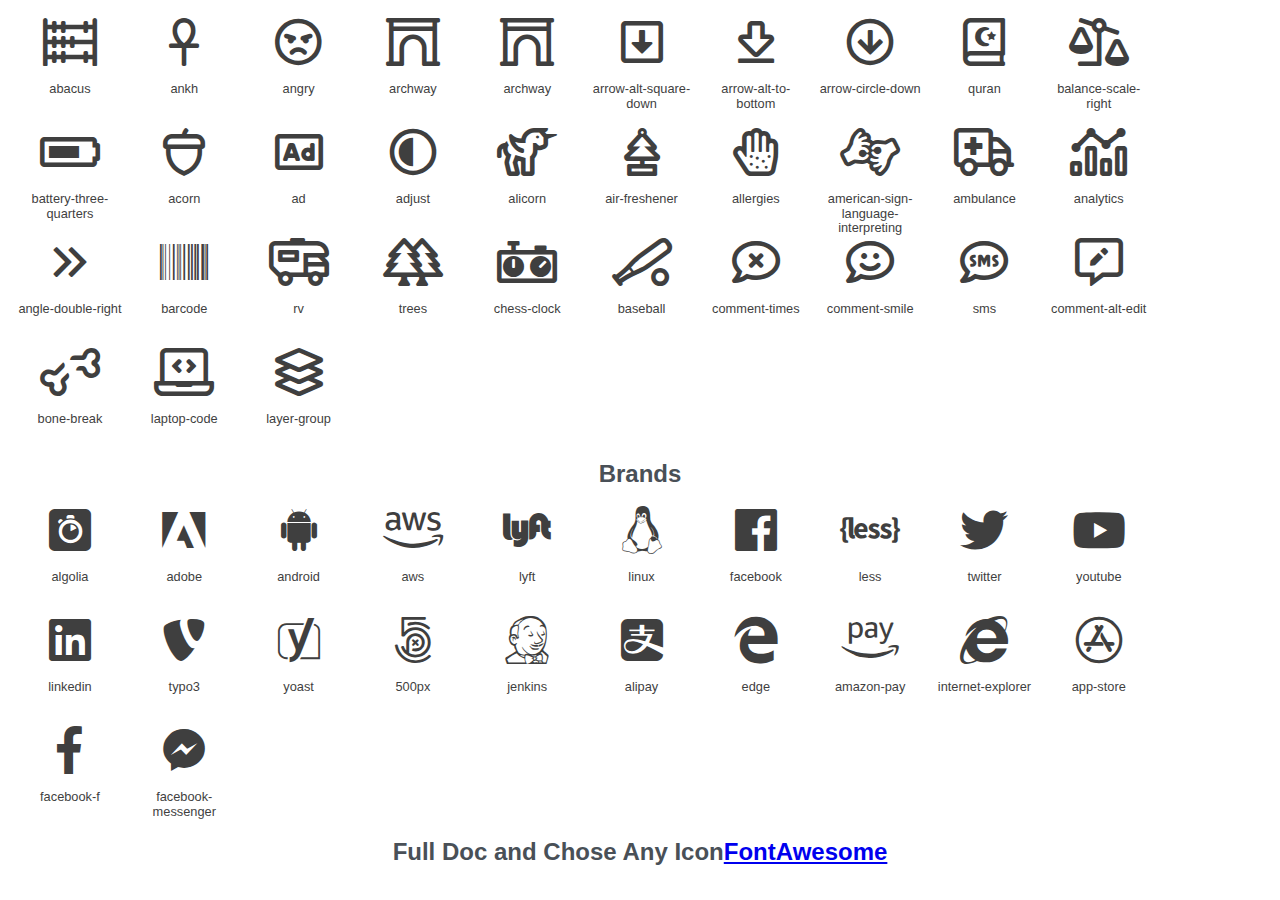
<file: verstka/fontawesome-5-pro-master/index.html>
<!DOCTYPE html>
<html lang="en" xmlns="http://www.w3.org/1999/xhtml" xmlns:og="http://ogp.me/ns#" xmlns:fb="http://opengraphprotocol.org/schema/" lang="en-US" prefix="og: http://ogp.me/ns#" xml:lang="en-US" prefix="og: http://ogp.me/ns#">

<head>
	<title>Fontawesome 5 pro icons</title>
	<meta charset="utf-8">
	<meta name="description" content="Fontawesome 5 pro icons Example">
	<meta name="viewport" content="width=device-width, initial-scale=1">
	<link rel="stylesheet" type="text/css" href="css/all.css">
	<meta name="author" content="Ahmad Eyamin">
	<meta name="author-url" content="https://facebook.com/ahmadeyamin">
	<meta name="author-email" content="ahmadeyamin@gmail.com">
	<style>
	* {
		margin: 0;
		padding: 0;
	}

	ul {
		align-items: flex-start;
		box-sizing: border-box;
		color: rgb(73, 80, 87);
		display: flex;
		flex-direction: row;
		flex-wrap: wrap;
		font-family: fa5-proxima-nova, "Helvetica Neue", Helvetica, Arial, sans-serif;
		font-size: 16px;
		height: auto;
		justify-content: flex-start;
		line-height: 18.4px;
		list-style-type: none;
		margin-block-end: 0px;
		margin-block-start: 0px;
		margin-bottom: 0px;
		margin-inline-end: 0px;
		margin-inline-start: 0px;
		margin: 0px;
		padding-inline-start: 0px;
		padding: 0px;
	}

	li {
		box-sizing: border-box;
		color: rgb(73, 80, 87);
		display: block;
		font-family: fa5-proxima-nova, "Helvetica Neue", Helvetica, Arial, sans-serif;
		font-size: 16px;
		height: 110px;
		line-height: 18.4px;
		list-style-type: none;
		margin-bottom: 0px;
		margin-left: 0px;
		margin-right: 0px;
		margin-top: 0px;
		padding-bottom: 16px;
		text-align: left;
		text-size-adjust: 100%;
		width: 114.328px;
		-webkit-box-direction: normal;
	}

	.listdiv {
		border-bottom-left-radius: 4px;
		border-bottom-right-radius: 4px;
		border-top-left-radius: 4px;
		border-top-right-radius: 4px;
		box-sizing: border-box;
		color: rgb(73, 80, 87);
		display: flex;
		flex-direction: column;
		font-family: fa5-proxima-nova, "Helvetica Neue", Helvetica, Arial, sans-serif;
		font-size: 16px;
		height: 94px;
		justify-content: center;
		line-height: 18.4px;
		list-style-type: none;
		position: relative;
		text-align: left;
		text-size-adjust: 100%;
		transform: matrix(1, 0, 0, 1, 0, 0);
		transition-delay: 0s;
		transition-duration: 0.5s;
		transition-property: all;
		transition-timing-function: cubic-bezier(0.165, 0.84, 0.44, 1);
		width: 114.328px;
		-webkit-box-direction: normal;
		-webkit-box-orient: vertical;
		-webkit-box-pack: center;
	}

	.ilink {
		align-items: center;
		background-color: rgba(0, 0, 0, 0);
		border-bottom-left-radius: 0px;
		border-bottom-right-radius: 0px;
		border-top-left-radius: 4px;
		border-top-right-radius: 4px;
		box-sizing: border-box;
		color: rgb(39, 39, 39);
		cursor: pointer;
		display: flex;
		flex-direction: column;
		font-family: fa5-proxima-nova, "Helvetica Neue", Helvetica, Arial, sans-serif;
		font-size: 16px;
		height: 64px;
		justify-content: center;
		line-height: 18.4px;
		list-style-type: none;
		padding-bottom: 8px;
		padding-left: 8px;
		padding-right: 8px;
		padding-top: 8px;
		text-align: left;
		text-decoration-color: rgb(49, 49, 49);
		text-decoration-line: none;
		text-decoration-style: solid;
		text-size-adjust: 100%;
		width: 114.328px
	}

	.ilink i {
		box-sizing: border-box;
		color: rgb(63, 63, 63);
		cursor: pointer;
		display: block;
		font-size: 48px;
		font-style: normal;
		font-variant-caps: normal;
		font-variant-east-asian: normal;
		font-variant-ligatures: normal;
		font-variant-numeric: normal;
		font-weight: 400;
		height: 48px;
		line-height: 48px;
		list-style-type: none;
		text-align: left;
		text-rendering: auto;
		text-size-adjust: 100%
	}

	.icondetel {
		box-sizing: border-box;
		color: rgb(73, 80, 87);
		display: block;
		font-family: fa5-proxima-nova, "Helvetica Neue", Helvetica, Arial, sans-serif;
		font-size: 12.8px;
		height: 30px;
		line-height: 14.72px;
		list-style-type: none;
		padding-bottom: 8px;
		padding-left: 4px;
		padding-right: 4px;
		padding-top: 8px;
		text-align: center;
		text-size-adjust: 100%;
		width: 114.328px
	}

	.icondetel span {
		box-sizing: border-box;
		color: rgb(63, 63, 63);
		display: block;
		font-family: fa5-proxima-nova, "Helvetica Neue", Helvetica, Arial, sans-serif;
		font-size: 12.8px;
		height: 14px;
		line-height: 14.72px;
		list-style-type: none;
		text-align: center;
		text-size-adjust: 100%;
		user-select: all;
		width: 106.328px
	}

	li:hover .ilink {
		background-color: aqua;
	}

	li:hover {
		background-color: rgb(255, 255, 255);
		box-shadow: 0 0.25rem 0.125rem 0 rgba(0, 0, 0, 0.05)
	}

	.title {
		display: block;
		margin: 15px auto;
		width: 100%;
		text-align: center;
	}
	</style>
</head>

<body>
	<div style="width: 98%;display: block;margin:10px auto;" id="main">
		<ul id="mainul">
		</ul>
	</div>

	<script>
		let listreg = [
			'abacus',
			'ankh',
			'angry',
			'archway',
			'archway',
			'arrow-alt-square-down',
			'arrow-alt-to-bottom',
			'arrow-circle-down',
			'quran',
			'balance-scale-right',
			'battery-three-quarters',
			'acorn',
			'ad',
			'adjust',
			'alicorn',
			'air-freshener',
			'allergies',
			'american-sign-language-interpreting',
			'ambulance',
			'analytics',
			'angle-double-right',
			'barcode',
			'rv',
			'trees',
			'chess-clock',
			'baseball',
			'comment-times',
			'comment-smile',
			'sms',
			'comment-alt-edit',
			'bone-break',
			'laptop-code',
			'layer-group',
		];
		let listbrand = [
			'algolia',
			'adobe',
			'android',
			'aws',
			'lyft',
			'linux',
			'facebook',
			'less',
			'twitter',
			'youtube',
			'linkedin',
			'typo3',
			'yoast',
			'500px',
			'jenkins',
			'alipay',
			'edge',
			'amazon-pay',
			'internet-explorer',
			'app-store',
			'facebook-f',
			'facebook-messenger',
		];


listreg.forEach(e => {
		document.getElementById('mainul').innerHTML += `<li class='list'><div class='listdiv'><a href='#' class='ilink'><i class='fal fa-${e}' style='font-size: 48px;'></i></a><div class='icondetel'><span>${e}</span></div></div></li>`
});

document.getElementById('mainul').innerHTML += "<h2 class='title'>Brands </h2>"

listbrand.forEach(e => {
		document.getElementById('mainul').innerHTML += `<li class='list'><div class='listdiv'><a href='#' class='ilink'><i class='fab fa-${e}' style='font-size: 48px;'></i></a><div class='icondetel'><span>${e}</span></div></div></li>`
});
		document.getElementById('mainul').innerHTML += "<h2 class='title'>Full Doc and Chose Any Icon<a href='https://fontawesome.com/icons?d=gallery'>FontAwesome</a> </h2>"
</script>
</body>

</html>
</file>
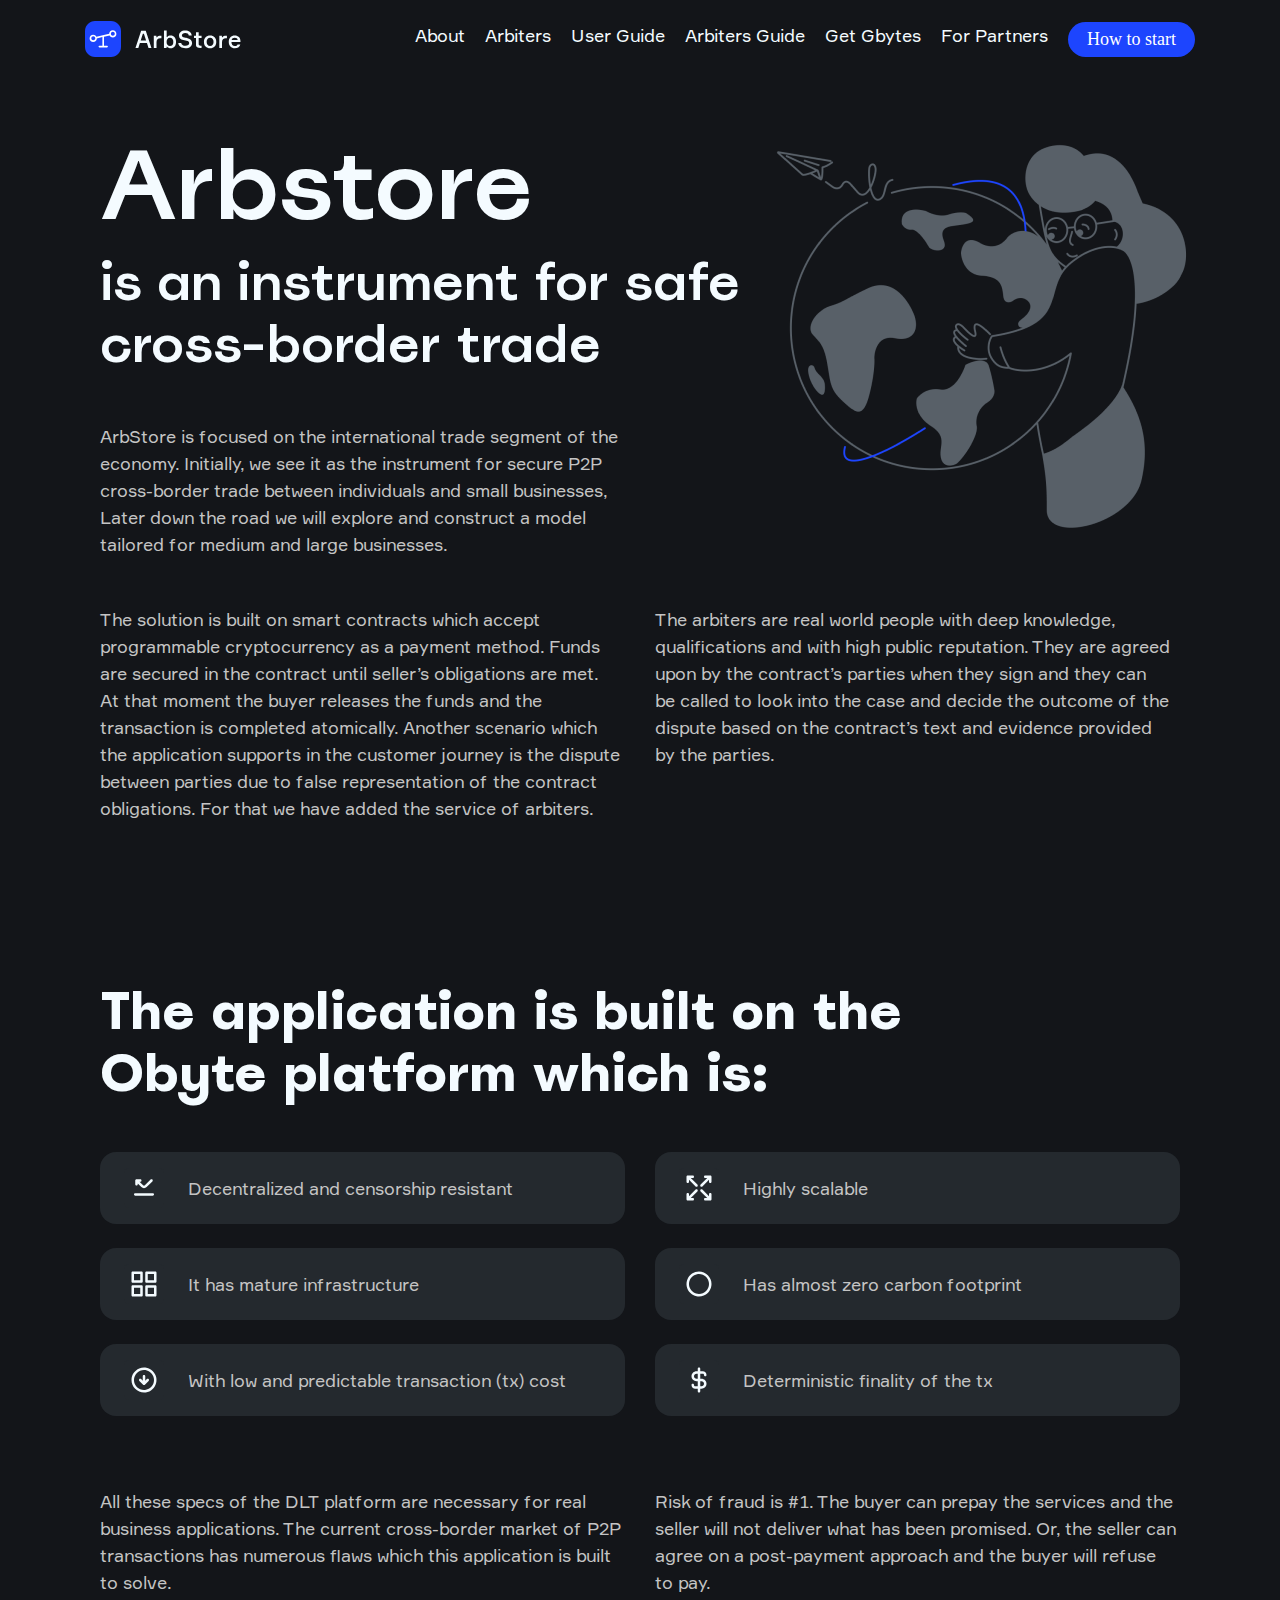
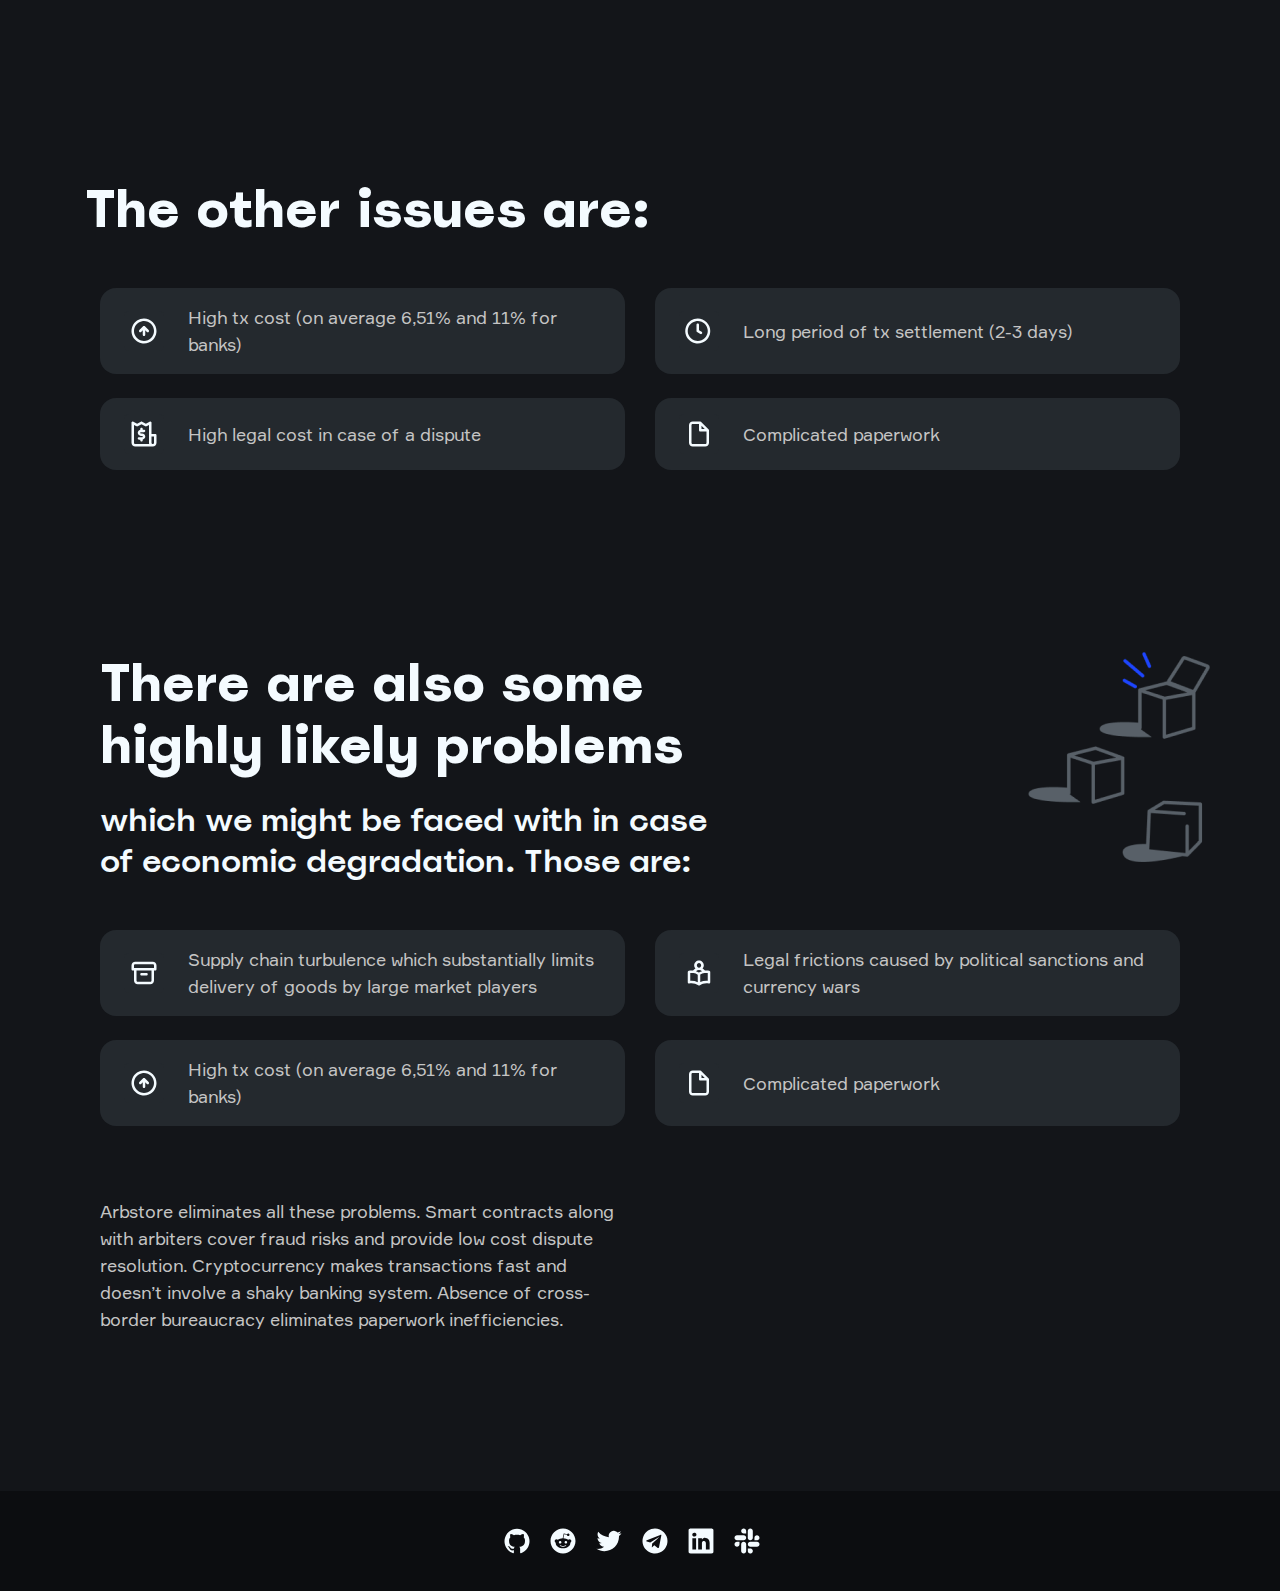
<file: verstka/about.html>
<!DOCTYPE html>
<html lang="en">
<head>
    <meta charset="UTF-8">
    <meta name="viewport" content="width=device-width, initial-scale=1"/>
    <title>About</title>
    <link rel="stylesheet" href="css/bootstrap.min.css"/>
    <link rel="stylesheet" href="css/slick.css"/>
    <link rel="stylesheet" href="css/slick-theme.css"/>
    <link rel="stylesheet" href="css/lightbox.css"/>
    <link rel="stylesheet" href="css/jquery.fancybox.min.css"/>
    <link rel="stylesheet" href="css/style.css"/>
    <link rel="stylesheet" href="https://cdnjs.cloudflare.com/ajax/libs/font-awesome/5.14.0/css/all.min.css" integrity="sha512-1PKOgIY59xJ8Co8+NE6FZ+LOAZKjy+KY8iq0G4B3CyeY6wYHN3yt9PW0XpSriVlkMXe40PTKnXrLnZ9+fkDaog==" crossorigin="anonymous" />
</head>
<body>
<header>
    <div class="container">
        <div class="row mr-0 ml-0 align-items-center justify-content-between">
            <a href="index.html">
                <div class="logo">
                    <svg width="160" height="36" viewBox="0 0 160 36" fill="none" xmlns="http://www.w3.org/2000/svg">
                        <path d="M63.512 27L61.928 22.08H54.896L53.336 27H50.456L56.144 9.864H60.752L66.464 27H63.512ZM57.872 12.672L55.712 19.512H61.088L58.904 12.672H57.872ZM76.4259 14.784V17.304H75.3219C74.0739 17.304 73.1219 17.648 72.4659 18.336C71.8259 19.008 71.5059 19.992 71.5059 21.288V27H68.7939V14.784H71.4099V16.2H71.9859C72.6899 15.256 73.8259 14.784 75.3939 14.784H76.4259ZM85.7578 14.472C87.3738 14.472 88.6538 15.072 89.5978 16.272C90.5578 17.472 91.0378 19.008 91.0378 20.88C91.0378 22.752 90.5578 24.296 89.5978 25.512C88.6538 26.712 87.3738 27.312 85.7578 27.312C84.1578 27.312 82.9578 26.816 82.1578 25.824H81.5818V27H78.9658V9.552H81.6778V15.96H82.2538C83.0058 14.968 84.1738 14.472 85.7578 14.472ZM84.9898 25.008C86.0618 25.008 86.8858 24.632 87.4618 23.88C88.0378 23.112 88.3258 22.112 88.3258 20.88C88.3258 19.648 88.0378 18.656 87.4618 17.904C86.8858 17.152 86.0618 16.776 84.9898 16.776C83.8698 16.776 83.0218 17.168 82.4458 17.952C81.8858 18.736 81.6058 19.712 81.6058 20.88C81.6058 22.064 81.8858 23.048 82.4458 23.832C83.0218 24.616 83.8698 25.008 84.9898 25.008ZM106.708 14.376H103.78C103.428 12.84 102.228 12.072 100.18 12.072C99.2195 12.072 98.4275 12.272 97.8035 12.672C97.1955 13.072 96.8915 13.648 96.8915 14.4C96.8915 15.04 97.1075 15.52 97.5395 15.84C97.9875 16.144 98.6035 16.368 99.3875 16.512C99.4995 16.528 100.572 16.736 102.604 17.136C105.596 17.792 107.092 19.432 107.092 22.056C107.092 23.544 106.508 24.792 105.34 25.8C104.188 26.808 102.54 27.312 100.396 27.312C98.3475 27.312 96.6915 26.824 95.4275 25.848C94.1635 24.872 93.4515 23.584 93.2915 21.984H96.2195C96.5555 23.856 97.9875 24.792 100.516 24.792C101.62 24.792 102.508 24.568 103.18 24.12C103.852 23.656 104.188 23.008 104.188 22.176C104.188 21.424 103.964 20.856 103.516 20.472C103.084 20.088 102.444 19.808 101.596 19.632L98.2595 18.984C95.4115 18.44 93.9875 16.936 93.9875 14.472C93.9875 13.048 94.5395 11.872 95.6435 10.944C96.7475 10.016 98.2755 9.552 100.228 9.552C102.036 9.552 103.516 9.992 104.668 10.872C105.836 11.736 106.516 12.904 106.708 14.376ZM113.686 14.784H116.566V17.088H113.686V23.04C113.686 24.112 114.31 24.648 115.558 24.648H116.566V27H115.51C114.038 27 112.91 26.728 112.126 26.184C111.358 25.64 110.974 24.712 110.974 23.4V17.088H109.03V14.784H110.974V11.232H113.686V14.784ZM120.589 16.272C121.709 15.072 123.213 14.472 125.101 14.472C126.989 14.472 128.485 15.072 129.589 16.272C130.709 17.456 131.269 18.992 131.269 20.88C131.269 22.784 130.709 24.336 129.589 25.536C128.485 26.72 126.989 27.312 125.101 27.312C123.213 27.312 121.709 26.72 120.589 25.536C119.485 24.336 118.933 22.784 118.933 20.88C118.933 18.992 119.485 17.456 120.589 16.272ZM122.533 23.832C123.125 24.616 123.981 25.008 125.101 25.008C126.221 25.008 127.077 24.616 127.669 23.832C128.261 23.032 128.557 22.048 128.557 20.88C128.557 19.728 128.261 18.76 127.669 17.976C127.077 17.176 126.221 16.776 125.101 16.776C123.981 16.776 123.125 17.176 122.533 17.976C121.941 18.76 121.645 19.728 121.645 20.88C121.645 22.048 121.941 23.032 122.533 23.832ZM141.934 14.784V17.304H140.83C139.582 17.304 138.63 17.648 137.974 18.336C137.334 19.008 137.014 19.992 137.014 21.288V27H134.302V14.784H136.918V16.2H137.494C138.198 15.256 139.334 14.784 140.902 14.784H141.934ZM155.466 20.208V21.12H146.442C146.522 23.712 147.666 25.008 149.874 25.008C151.266 25.008 152.154 24.488 152.538 23.448H155.298C155.058 24.632 154.474 25.576 153.546 26.28C152.618 26.968 151.386 27.312 149.85 27.312C147.962 27.312 146.474 26.712 145.386 25.512C144.298 24.312 143.754 22.744 143.754 20.808C143.754 18.888 144.29 17.352 145.362 16.2C146.45 15.048 147.922 14.472 149.778 14.472C151.538 14.472 152.914 15.016 153.906 16.104C154.914 17.176 155.434 18.544 155.466 20.208ZM149.754 16.632C147.994 16.632 146.93 17.456 146.562 19.104H152.682C152.586 18.384 152.29 17.792 151.794 17.328C151.298 16.864 150.618 16.632 149.754 16.632Z" fill="#F4FBFF"/>
                        <path d="M10 0H26C31.5 0 36 4.5 36 10V26C36 31.5 31.5 36 26 36H10C4.5 36 0 31.5 0 26V10C0 4.5 4.5 0 10 0Z" fill="#1D45FE"/>
                        <path d="M27.7996 9.2002C25.7996 9.2002 24.1996 10.8002 24.1996 12.8002L11.3996 15.8002C10.7996 14.6002 9.59961 13.8002 8.19961 13.8002C6.19961 13.8002 4.59961 15.4002 4.59961 17.4002C4.59961 19.4002 6.19961 21.0002 8.19961 21.0002C10.1996 21.0002 11.7996 19.4002 11.7996 17.4002L17.3996 16.1002V24.8002H14.2996C13.8996 24.8002 13.4996 25.2002 13.4996 25.6002C13.4996 26.0002 13.8996 26.4002 14.2996 26.4002H22.0996C22.5996 26.4002 22.8996 26.0002 22.8996 25.6002C22.8996 25.1002 22.4996 24.8002 22.0996 24.8002H18.9996V15.8002L24.5996 14.5002C25.1996 15.7002 26.3996 16.5002 27.7996 16.5002C29.7996 16.5002 31.3996 14.9002 31.3996 12.9002C31.3996 10.8002 29.7996 9.2002 27.7996 9.2002ZM8.29961 19.2002C7.19961 19.2002 6.29961 18.3002 6.29961 17.2002C6.29961 16.1002 7.19961 15.2002 8.29961 15.2002C9.39961 15.2002 10.2996 16.1002 10.2996 17.2002C10.1996 18.3002 9.29961 19.2002 8.29961 19.2002ZM27.7996 14.7002C26.6996 14.7002 25.8996 13.8002 25.8996 12.7002C25.8996 11.6002 26.7996 10.8002 27.7996 10.8002C28.8996 10.8002 29.7996 11.7002 29.7996 12.7002C29.7996 13.8002 28.8996 14.7002 27.7996 14.7002Z" fill="white"/>
                    </svg>
                </div>
            </a>
            <div class="mobBottomMenu d-flex d-lg-none">
                <svg width="30" height="21" viewBox="0 0 30 21" fill="none" xmlns="http://www.w3.org/2000/svg">
                    <path fill-rule="evenodd" clip-rule="evenodd" d="M30 2C30 2.55228 29.5523 3 29 3H1C0.447715 3 0 2.55228 0 2V1C0 0.447715 0.447716 0 1 0H29C29.5523 0 30 0.447715 30 1V2Z" fill="white"/>
                    <path fill-rule="evenodd" clip-rule="evenodd" d="M30 11C30 11.5523 29.5523 12 29 12H1C0.447715 12 0 11.5523 0 11V10C0 9.44772 0.447716 9 1 9H29C29.5523 9 30 9.44772 30 10V11Z" fill="white"/>
                    <path fill-rule="evenodd" clip-rule="evenodd" d="M30 20C30 20.5523 29.5523 21 29 21H1C0.447715 21 0 20.5523 0 20V19C0 18.4477 0.447716 18 1 18H29C29.5523 18 30 18.4477 30 19V20Z" fill="white"/>
                </svg>
            </div>
            <div class="topMenuWrap">
                <ul>
                    <li class="f-18">
                        <a class="color-1" href="about.html">About</a>
                    </li>
                    <li class="f-18">
                        <a class="color-1" href="arbiters.html">Arbiters</a>
                    </li>
                    <li class="f-18">
                        <a class="color-1" href="guide.html">User Guide</a>
                    </li>
                    <li class="f-18">
                        <a class="color-1" href="arb-guide.html">Arbiters Guide</a>
                    </li>
                    <li class="f-18">
                        <a class="color-1" href="gbytes.html">Get Gbytes</a>
                    </li>
                    <li class="f-18">
                        <a class="color-1" href="#">For Partners</a>
                    </li>
                    <li class="f-18">
                        <div class="button small f-18" data-target="registration">
                            How to start
                        </div>
                    </li>
                </ul>
                <div class="row justify-content-center align-items-center d-flex d-lg-none">
                    <a href="" class="mr-3 mb-3 mb-lg-0">
                        <svg width="30" height="30" viewBox="0 0 30 30" fill="none" xmlns="http://www.w3.org/2000/svg">
                            <path d="M15 2.80859C12.0319 2.80872 9.16061 3.86499 6.89999 5.7884C4.63937 7.71182 3.13691 10.3769 2.66145 13.3067C2.18599 16.2365 2.76856 19.2399 4.30491 21.7795C5.84126 24.3191 8.23114 26.2292 11.0469 27.168C11.6719 27.2774 11.9063 26.9024 11.9063 26.5742C11.9063 26.2773 11.8907 25.293 11.8907 24.2461C8.75003 24.8242 7.93753 23.4805 7.68753 22.7774C7.41013 22.0935 6.97038 21.4875 6.40628 21.0117C5.96878 20.7773 5.34378 20.1992 6.39065 20.1836C6.79038 20.227 7.17377 20.3661 7.50832 20.5891C7.84288 20.8121 8.11874 21.1125 8.31253 21.4648C8.4835 21.772 8.71338 22.0423 8.98902 22.2605C9.26466 22.4786 9.58063 22.6402 9.91882 22.736C10.257 22.8318 10.6108 22.8599 10.9599 22.8187C11.309 22.7776 11.6465 22.6679 11.9531 22.4961C12.0072 21.8606 12.2905 21.2665 12.75 20.8243C9.96878 20.5118 7.06253 19.4336 7.06253 14.6524C7.04497 13.4101 7.50339 12.2081 8.34378 11.293C7.96164 10.2133 8.00635 9.02836 8.46878 7.98051C8.46878 7.98051 9.51562 7.65237 11.9063 9.26176C13.9516 8.69922 16.1109 8.69922 18.1563 9.26176C20.5469 7.63676 21.5938 7.98051 21.5938 7.98051C22.0563 9.02835 22.101 10.2133 21.7188 11.293C22.5617 12.2065 23.0205 13.4095 23 14.6524C23 19.4492 20.0781 20.5118 17.2969 20.8243C17.5952 21.1266 17.825 21.4896 17.9706 21.8886C18.1161 22.2877 18.1742 22.7133 18.1407 23.1368C18.1407 24.8087 18.125 26.1524 18.125 26.5743C18.125 26.9024 18.3594 27.293 18.9844 27.168C21.7952 26.2216 24.1782 24.3071 25.708 21.7662C27.2379 19.2253 27.8149 16.2234 27.3361 13.2964C26.8574 10.3694 25.354 7.70781 23.0944 5.78673C20.8347 3.86566 17.9659 2.81014 15 2.80859Z" fill="#F4FBFF"/>
                        </svg>
                    </a>
                    <a href="" class="mr-3 mb-3 mb-lg-0">
                        <svg width="30" height="30" viewBox="0 0 30 30" fill="none" xmlns="http://www.w3.org/2000/svg">
                            <path fill-rule="evenodd" clip-rule="evenodd" d="M27.5 15C27.5 21.9036 21.9036 27.5 15 27.5C8.09644 27.5 2.5 21.9036 2.5 15C2.5 8.09644 8.09644 2.5 15 2.5C21.9036 2.5 27.5 8.09644 27.5 15ZM21.5186 13.1802C22.5181 13.1802 23.3384 13.9857 23.3384 15C23.3384 15.7457 22.891 16.3871 22.2646 16.6707C22.2943 16.8495 22.3093 17.0436 22.3093 17.2227C22.3093 20.0417 19.0426 22.3092 15.0151 22.3092C10.9877 22.3092 7.72094 20.0267 7.72094 17.2227C7.72094 17.0286 7.73568 16.8495 7.76571 16.6707C7.139 16.3871 6.69163 15.7607 6.69163 15.015C6.69163 14.0154 7.49712 13.1952 8.51142 13.1952C8.98362 13.1945 9.43783 13.3762 9.7793 13.7023C11.0472 12.7923 12.7925 12.2106 14.7315 12.1509L15.6566 7.79531C15.6713 7.70578 15.7161 7.63126 15.7906 7.5865C15.8504 7.54173 15.9399 7.52672 16.0294 7.54173L19.0573 8.18318C19.2661 7.75054 19.7138 7.4522 20.2209 7.4522C20.9369 7.4522 21.5186 8.03387 21.5186 8.74983C21.5186 9.46607 20.9369 10.0477 20.2209 10.0477C19.5197 10.0477 18.9531 9.49582 18.923 8.80961L16.2082 8.22794L15.373 12.1361C17.2823 12.2106 18.9978 12.7923 20.2507 13.6873C20.5788 13.374 21.0264 13.1802 21.5186 13.1802ZM12.1363 15C11.42 15 10.8384 15.5816 10.8384 16.2976C10.8384 17.0136 11.42 17.6102 12.1363 17.5955C12.8522 17.5955 13.4339 17.0136 13.4339 16.2976C13.4339 15.5816 12.8522 15 12.1363 15ZM15.0151 20.6982C15.5073 20.6982 17.2078 20.6384 18.1028 19.7434C18.2221 19.6091 18.2221 19.4003 18.1028 19.266C17.9685 19.132 17.7597 19.132 17.6254 19.266C17.0735 19.8329 15.8654 20.0267 15.0151 20.0267C14.1649 20.0267 12.9715 19.8329 12.4046 19.266C12.2703 19.132 12.0615 19.132 11.9272 19.266C11.7932 19.4003 11.7932 19.6091 11.9272 19.7434C12.8075 20.6234 14.508 20.6982 15.0151 20.6982ZM16.5663 16.3126C16.5663 17.0286 17.148 17.6102 17.864 17.6102C18.5802 17.6102 19.1619 17.0136 19.1619 16.3126C19.1619 15.5967 18.5802 15.015 17.864 15.015C17.148 15.015 16.5663 15.5967 16.5663 16.3126Z" fill="#F4FBFF"/>
                        </svg>
                    </a>
                    <a href="" class="mr-3 mb-3 mb-lg-0">
                        <svg width="30" height="30" viewBox="0 0 30 30" fill="none" xmlns="http://www.w3.org/2000/svg">
                            <path d="M27.5 7.24977C26.5604 7.65739 25.5668 7.92685 24.55 8.04977C25.6227 7.40892 26.4266 6.40075 26.8125 5.21227C25.8044 5.81235 24.701 6.23514 23.55 6.46227C22.7807 5.62799 21.7562 5.07264 20.6373 4.88334C19.5183 4.69403 18.3682 4.88147 17.3672 5.41626C16.3663 5.95105 15.5712 6.80294 15.1066 7.83832C14.6419 8.8737 14.5341 10.034 14.8 11.1373C12.7618 11.0342 10.7681 10.5035 8.94832 9.5796C7.12859 8.65574 5.52356 7.35939 4.2375 5.77477C3.78642 6.56248 3.5494 7.45455 3.55 8.36227C3.5484 9.20525 3.75527 10.0355 4.15219 10.7792C4.54912 11.5229 5.12377 12.1569 5.825 12.6248C5.00997 12.6026 4.21236 12.3839 3.5 11.9873V12.0498C3.50611 13.2309 3.91999 14.3736 4.67164 15.2847C5.42329 16.1958 6.46657 16.8193 7.625 17.0498C7.17907 17.1855 6.71609 17.257 6.25 17.2623C5.92736 17.2585 5.60553 17.2292 5.2875 17.1748C5.61739 18.1908 6.25578 19.0787 7.11384 19.715C7.97191 20.3512 9.00697 20.7042 10.075 20.7248C8.2715 22.1439 6.04485 22.9183 3.75 22.9248C3.33217 22.9261 2.91467 22.9011 2.5 22.8498C4.84304 24.3626 7.57352 25.1657 10.3625 25.1623C12.2871 25.1823 14.1964 24.8185 15.9789 24.0924C17.7614 23.3662 19.3813 22.2921 20.744 20.9329C22.1067 19.5737 23.185 17.9565 23.9157 16.1759C24.6464 14.3953 25.015 12.4869 25 10.5623C25 10.3498 25 10.1248 25 9.89977C25.9809 9.16829 26.8268 8.27155 27.5 7.24977Z" fill="#F4FBFF"/>
                        </svg>
                    </a>
                    <a href="" class="mr-3 mb-3 mb-lg-0">
                        <svg width="30" height="30" viewBox="0 0 30 30" fill="none" xmlns="http://www.w3.org/2000/svg">
                            <path d="M14.9922 2.5C12.5199 2.5 10.1032 3.23311 8.04757 4.60663C5.99195 5.98015 4.38979 7.93238 3.4437 10.2165C2.4976 12.5005 2.25006 15.0139 2.73238 17.4386C3.21469 19.8634 4.4052 22.0907 6.15336 23.8388C7.90152 25.587 10.1288 26.7775 12.5536 27.2598C14.9783 27.7421 17.4917 27.4946 19.7757 26.5485C22.0598 25.6024 24.012 24.0002 25.3856 21.9446C26.7591 19.889 27.4922 17.4723 27.4922 15C27.4923 13.3584 27.1691 11.7329 26.541 10.2163C25.9128 8.69966 24.9921 7.32162 23.8313 6.16086C22.6706 5.0001 21.2925 4.07936 19.7759 3.45123C18.2593 2.82309 16.6338 2.49986 14.9922 2.5ZM18.9666 21.4406C18.9198 21.5572 18.8486 21.6626 18.7578 21.7495C18.667 21.8364 18.5586 21.9028 18.44 21.9445C18.3214 21.9861 18.1953 22.0018 18.0701 21.9907C17.9449 21.9796 17.8235 21.9418 17.7141 21.88L14.3207 19.2432L12.1428 21.2525C12.0923 21.2898 12.0332 21.3139 11.9709 21.3224C11.9087 21.3309 11.8453 21.3236 11.7866 21.3012L12.2041 17.5656L12.2175 17.5762L12.226 17.5024C12.226 17.5024 18.3322 11.9431 18.581 11.7062C18.8328 11.4699 18.7497 11.4187 18.7497 11.4187C18.7641 11.1305 18.2978 11.4187 18.2978 11.4187L10.2072 16.6237L6.83783 15.4762C6.83783 15.4762 6.32033 15.2906 6.27158 14.8825C6.22033 14.4775 6.85469 14.2575 6.85469 14.2575L20.2509 8.93561C20.2509 8.93561 21.3522 8.44496 21.3522 9.2575L18.9666 21.4406Z" fill="#F4FBFF"/>
                        </svg>
                    </a>
                    <a href="" class="mr-3 mb-3 mb-lg-0">
                        <svg width="30" height="30" viewBox="0 0 30 30" fill="none" xmlns="http://www.w3.org/2000/svg">
                            <path d="M25.5867 2.50017H4.41172C4.17369 2.49687 3.93734 2.54048 3.71618 2.62853C3.49501 2.71657 3.29335 2.84733 3.12272 3.01331C2.95208 3.1793 2.81582 3.37728 2.72171 3.59594C2.6276 3.81459 2.57748 4.04965 2.57422 4.28767V25.7127C2.57748 25.9507 2.6276 26.1858 2.72171 26.4044C2.81582 26.6231 2.95208 26.821 3.12272 26.987C3.29335 27.153 3.49501 27.2838 3.71618 27.3718C3.93734 27.4599 4.17369 27.5035 4.41172 27.5002H25.5867C25.8247 27.5035 26.0611 27.4599 26.2823 27.3718C26.5034 27.2838 26.7051 27.153 26.8757 26.987C27.0464 26.821 27.1826 26.6231 27.2767 26.4044C27.3708 26.1858 27.421 25.9507 27.4242 25.7127V4.28767C27.421 4.04965 27.3708 3.81459 27.2767 3.59594C27.1826 3.37728 27.0464 3.1793 26.8757 3.01331C26.7051 2.84733 26.5034 2.71657 26.2823 2.62853C26.0611 2.54048 25.8247 2.49687 25.5867 2.50017ZM10.1117 23.4252H6.36172V12.1752H10.1117V23.4252ZM8.23672 10.6002C7.71955 10.6002 7.22356 10.3947 6.85786 10.029C6.49216 9.66334 6.28672 9.16735 6.28672 8.65017C6.28672 8.133 6.49216 7.63701 6.85786 7.27132C7.22356 6.90562 7.71955 6.70017 8.23672 6.70017C8.51134 6.66903 8.78944 6.69624 9.05281 6.78003C9.31619 6.86382 9.55889 7.00229 9.76504 7.18638C9.97119 7.37047 10.1361 7.59602 10.2491 7.84828C10.362 8.10053 10.4204 8.3738 10.4204 8.65017C10.4204 8.92655 10.362 9.19982 10.2491 9.45207C10.1361 9.70433 9.97119 9.92988 9.76504 10.114C9.55889 10.2981 9.31619 10.4365 9.05281 10.5203C8.78944 10.6041 8.51134 10.6313 8.23672 10.6002ZM23.6367 23.4252H19.8867V17.3877C19.8867 15.8752 19.3492 14.8877 17.9867 14.8877C17.565 14.8908 17.1545 15.023 16.8103 15.2666C16.4661 15.5103 16.2048 15.8535 16.0617 16.2502C15.9639 16.544 15.9215 16.8534 15.9367 17.1627V23.4127H12.1867C12.1867 23.4127 12.1867 13.1877 12.1867 12.1627H15.9367V13.7502C16.2774 13.1591 16.7729 12.6721 17.3698 12.3417C17.9667 12.0113 18.6424 11.85 19.3242 11.8752C21.8242 11.8752 23.6367 13.4877 23.6367 16.9502V23.4252Z" fill="#F4FBFF"/>
                        </svg>
                    </a>
                    <a href="" class="mr-3 mb-3 mb-lg-0">
                        <svg width="30" height="30" viewBox="0 0 30 30" fill="none" xmlns="http://www.w3.org/2000/svg">
                            <path d="M2.5 18.3375C2.5 19.0005 2.76339 19.6364 3.23223 20.1053C3.70107 20.5741 4.33696 20.8375 5 20.8375C5.66304 20.8375 6.29893 20.5741 6.76777 20.1053C7.23661 19.6364 7.5 19.0005 7.5 18.3375V15.8375H5C4.33696 15.8375 3.70107 16.1009 3.23223 16.5697C2.76339 17.0386 2.5 17.6745 2.5 18.3375ZM18.3 14.1625C18.963 14.1625 19.5989 13.8991 20.0678 13.4303C20.5366 12.9614 20.8 12.3255 20.8 11.6625V5C20.8 4.33696 20.5366 3.70107 20.0678 3.23223C19.5989 2.76339 18.963 2.5 18.3 2.5C17.637 2.5 17.0011 2.76339 16.5322 3.23223C16.0634 3.70107 15.8 4.33696 15.8 5V11.6625C15.8 11.9929 15.8655 12.3201 15.9927 12.625C16.1199 12.93 16.3062 13.2067 16.541 13.4392C16.7759 13.6716 17.0544 13.8553 17.3606 13.9794C17.6668 14.1036 17.9946 14.1658 18.325 14.1625H18.3ZM27.45 11.6625C27.45 10.9995 27.1866 10.3636 26.7178 9.89473C26.2489 9.42589 25.613 9.1625 24.95 9.1625C24.287 9.1625 23.6511 9.42589 23.1822 9.89473C22.7134 10.3636 22.45 10.9995 22.45 11.6625V14.1625H24.95C25.2825 14.1692 25.613 14.1094 25.9221 13.9867C26.2312 13.8641 26.5127 13.681 26.7502 13.4482C26.9876 13.2154 27.1763 12.9375 27.305 12.6309C27.4338 12.3243 27.5001 11.9951 27.5 11.6625H27.45ZM11.675 15.8375C11.012 15.8375 10.3761 16.1009 9.90723 16.5697C9.43839 17.0386 9.175 17.6745 9.175 18.3375V25C9.175 25.663 9.43839 26.2989 9.90723 26.7678C10.3761 27.2366 11.012 27.5 11.675 27.5C12.338 27.5 12.9739 27.2366 13.4428 26.7678C13.9116 26.2989 14.175 25.663 14.175 25V18.3375C14.175 17.6745 13.9116 17.0386 13.4428 16.5697C12.9739 16.1009 12.338 15.8375 11.675 15.8375ZM18.325 22.5H15.825V25C15.825 25.4945 15.9716 25.9778 16.2463 26.3889C16.521 26.8 16.9115 27.1205 17.3683 27.3097C17.8251 27.4989 18.3278 27.5484 18.8127 27.452C19.2977 27.3555 19.7431 27.1174 20.0928 26.7678C20.4424 26.4181 20.6805 25.9727 20.777 25.4877C20.8734 25.0028 20.8239 24.5001 20.6347 24.0433C20.4455 23.5865 20.125 23.196 19.7139 22.9213C19.3028 22.6466 18.8195 22.5 18.325 22.5ZM25 15.8375H18.325C17.662 15.8375 17.0261 16.1009 16.5572 16.5697C16.0884 17.0386 15.825 17.6745 15.825 18.3375C15.825 19.0005 16.0884 19.6364 16.5572 20.1053C17.0261 20.5741 17.662 20.8375 18.325 20.8375H25C25.663 20.8375 26.2989 20.5741 26.7678 20.1053C27.2366 19.6364 27.5 19.0005 27.5 18.3375C27.5 17.6745 27.2366 17.0386 26.7678 16.5697C26.2989 16.1009 25.663 15.8375 25 15.8375ZM11.675 9.1625H5C4.33696 9.1625 3.70107 9.42589 3.23223 9.89473C2.76339 10.3636 2.5 10.9995 2.5 11.6625C2.5 12.3255 2.76339 12.9614 3.23223 13.4303C3.70107 13.8991 4.33696 14.1625 5 14.1625H11.675C12.338 14.1625 12.9739 13.8991 13.4428 13.4303C13.9116 12.9614 14.175 12.3255 14.175 11.6625C14.175 10.9995 13.9116 10.3636 13.4428 9.89473C12.9739 9.42589 12.338 9.1625 11.675 9.1625ZM11.675 2.5C11.012 2.5 10.3761 2.76339 9.90723 3.23223C9.43839 3.70107 9.175 4.33696 9.175 5C9.175 5.66304 9.43839 6.29893 9.90723 6.76777C10.3761 7.23661 11.012 7.5 11.675 7.5H14.175V5C14.175 4.33696 13.9116 3.70107 13.4428 3.23223C12.9739 2.76339 12.338 2.5 11.675 2.5Z" fill="#F4FBFF"/>
                        </svg>
                    </a>
                </div>
            </div>
        </div>
    </div>
</header>
<main class="mt-5">
    <div class="container nobgMob bg-5 pb-5">
        <div class="col-lg-8 mb-5">
            <h1 class="f-98 ff-2">
                Arbstore
            </h1>
            <div class="f-52 f-52m ff-2">
                is&nbsp;an&nbsp;instrument for safe cross-border trade
            </div>
            <div class="d-flex align-items-center justify-content-center d-lg-none">
                <img class="w-100" src="image/bg-5.png" alt="bg-5">
            </div>
        </div>
        <div class="col-lg-6 f-18 color-2 mb-5">
            ArbStore is&nbsp;focused on&nbsp;the international trade segment of&nbsp;the economy. Initially, we&nbsp;see it&nbsp;as&nbsp;the instrument for secure P2P cross-border trade between individuals and small businesses, Later down the road we&nbsp;will explore and construct a&nbsp;model tailored for medium and large businesses.
        </div>
        <div class="row mr-0 ml-0">
            <div class="col-lg-6 f-18 color-2">
                The solution is&nbsp;built on&nbsp;smart contracts which accept programmable cryptocurrency as&nbsp;a&nbsp;payment method. Funds are secured in&nbsp;the contract until seller&rsquo;s obligations are met. At&nbsp;that moment the buyer releases the funds and the transaction is&nbsp;completed atomically. Another scenario which the application supports in&nbsp;the customer journey is&nbsp;the dispute between parties due to&nbsp;false representation of&nbsp;the contract obligations. For that we&nbsp;have added the service of&nbsp;arbiters.
            </div>
            <div class="col-lg-6 f-18 color-2">
                The arbiters are real world people with deep knowledge, qualifications and with high public reputation. They are agreed upon by&nbsp;the contract&rsquo;s parties when they sign and they can be&nbsp;called to&nbsp;look into the case and decide the outcome of&nbsp;the dispute based on&nbsp;the contract&rsquo;s text and evidence provided by&nbsp;the parties.
            </div>
        </div>
    </div>
    <div class="container mt-100 pb-5">
        <div class="col-lg-9 f-52 ff-2b mb-5">
            The application is&nbsp;built on&nbsp;the Obyte platform which&nbsp;is:
        </div>
        <div class="row mr-0 ml-0">
            <div class="col-lg-6 mb-4">
                <div class="bgc-1 color-2 pr-4 pl-4 pt-3 pb-3 d-flex align-items-center h-100 radius">
                    <div class="mr-4">
                        <svg width="40" height="40" viewBox="0 0 40 40" fill="none" xmlns="http://www.w3.org/2000/svg">
                            <rect width="40" height="40" rx="5" fill="#24292E"/>
                            <path d="M12.5 17.5072C12.8315 17.5072 13.1495 17.3756 13.3839 17.1411C13.6183 16.9067 13.75 16.5888 13.75 16.2572V15.5197L17.35 19.1197C18.0531 19.822 19.0062 20.2164 20 20.2164C20.9938 20.2164 21.9469 19.822 22.65 19.1197L28.3875 13.3822C28.6203 13.148 28.751 12.8312 28.751 12.501C28.751 12.1708 28.6203 11.854 28.3875 11.6197C28.2713 11.5026 28.133 11.4096 27.9807 11.3461C27.8284 11.2827 27.665 11.25 27.5 11.25C27.335 11.25 27.1716 11.2827 27.0193 11.3461C26.867 11.4096 26.7287 11.5026 26.6125 11.6197L20.8875 17.3447C20.7713 17.4619 20.633 17.5549 20.4807 17.6184C20.3284 17.6818 20.165 17.7145 20 17.7145C19.835 17.7145 19.6716 17.6818 19.5193 17.6184C19.367 17.5549 19.2287 17.4619 19.1125 17.3447L15.5125 13.7572H16.25C16.5815 13.7572 16.8995 13.6256 17.1339 13.3911C17.3683 13.1567 17.5 12.8388 17.5 12.5072C17.5 12.1757 17.3683 11.8578 17.1339 11.6234C16.8995 11.3889 16.5815 11.2572 16.25 11.2572H12.5C12.2546 11.2574 12.0148 11.3299 11.8103 11.4654C11.6058 11.601 11.4457 11.7938 11.35 12.0197C11.287 12.1747 11.2531 12.34 11.25 12.5072V16.2572C11.25 16.5888 11.3817 16.9067 11.6161 17.1411C11.8505 17.3756 12.1685 17.5072 12.5 17.5072Z" fill="#F4FBFF"/>
                            <path d="M28.75 25.2168H11.25C10.9185 25.2168 10.6005 25.3485 10.3661 25.5829C10.1317 25.8173 10 26.1353 10 26.4668C10 26.7983 10.1317 27.1163 10.3661 27.3507C10.6005 27.5851 10.9185 27.7168 11.25 27.7168H28.75C29.0815 27.7168 29.3995 27.5851 29.6339 27.3507C29.8683 27.1163 30 26.7983 30 26.4668C30 26.1353 29.8683 25.8173 29.6339 25.5829C29.3995 25.3485 29.0815 25.2168 28.75 25.2168Z" fill="#F4FBFF"/>
                        </svg>
                    </div>
                    <div class="f-18">
                        Decentralized and censorship resistant
                    </div>
                </div>
            </div>
            <div class="col-lg-6 mb-4">
                <div class="bgc-1 color-2 pr-4 pl-4 pt-3 pb-3 d-flex align-items-center h-100 radius">
                    <div class="mr-4">
                        <svg width="40" height="40" viewBox="0 0 40 40" fill="none" xmlns="http://www.w3.org/2000/svg">
                            <rect width="40" height="40" rx="5" fill="#24292E"/>
                            <path d="M16.6125 21.6125L10 28.2375V26.25C10 25.9185 9.8683 25.6005 9.63388 25.3661C9.39946 25.1317 9.08152 25 8.75 25C8.41848 25 8.10054 25.1317 7.86612 25.3661C7.6317 25.6005 7.5 25.9185 7.5 26.25V31.25C7.50197 31.4133 7.53595 31.5747 7.6 31.725C7.72684 32.0304 7.96956 32.2732 8.275 32.4C8.42528 32.4641 8.58665 32.498 8.75 32.5H13.75C14.0815 32.5 14.3995 32.3683 14.6339 32.1339C14.8683 31.8995 15 31.5815 15 31.25C15 30.9185 14.8683 30.6005 14.6339 30.3661C14.3995 30.1317 14.0815 30 13.75 30H11.7625L18.3875 23.3875C18.6229 23.1521 18.7551 22.8329 18.7551 22.5C18.7551 22.1671 18.6229 21.8479 18.3875 21.6125C18.1521 21.3771 17.8329 21.2449 17.5 21.2449C17.1671 21.2449 16.8479 21.3771 16.6125 21.6125ZM11.7625 10H13.75C14.0815 10 14.3995 9.8683 14.6339 9.63388C14.8683 9.39946 15 9.08152 15 8.75C15 8.41848 14.8683 8.10054 14.6339 7.86612C14.3995 7.6317 14.0815 7.5 13.75 7.5H8.75C8.58665 7.50197 8.42528 7.53595 8.275 7.6C7.96956 7.72684 7.72684 7.96956 7.6 8.275C7.53595 8.42528 7.50197 8.58665 7.5 8.75V13.75C7.5 14.0815 7.6317 14.3995 7.86612 14.6339C8.10054 14.8683 8.41848 15 8.75 15C9.08152 15 9.39946 14.8683 9.63388 14.6339C9.8683 14.3995 10 14.0815 10 13.75V11.7625L16.6125 18.3875C16.7287 18.5047 16.867 18.5977 17.0193 18.6611C17.1716 18.7246 17.335 18.7572 17.5 18.7572C17.665 18.7572 17.8284 18.7246 17.9807 18.6611C18.133 18.5977 18.2713 18.5047 18.3875 18.3875C18.5047 18.2713 18.5977 18.133 18.6611 17.9807C18.7246 17.8284 18.7572 17.665 18.7572 17.5C18.7572 17.335 18.7246 17.1716 18.6611 17.0193C18.5977 16.867 18.5047 16.7287 18.3875 16.6125L11.7625 10ZM31.25 25C30.9185 25 30.6005 25.1317 30.3661 25.3661C30.1317 25.6005 30 25.9185 30 26.25V28.2375L23.3875 21.6125C23.1521 21.3771 22.8329 21.2449 22.5 21.2449C22.1671 21.2449 21.8479 21.3771 21.6125 21.6125C21.3771 21.8479 21.2449 22.1671 21.2449 22.5C21.2449 22.8329 21.3771 23.1521 21.6125 23.3875L28.2375 30H26.25C25.9185 30 25.6005 30.1317 25.3661 30.3661C25.1317 30.6005 25 30.9185 25 31.25C25 31.5815 25.1317 31.8995 25.3661 32.1339C25.6005 32.3683 25.9185 32.5 26.25 32.5H31.25C31.4133 32.498 31.5747 32.4641 31.725 32.4C32.0304 32.2732 32.2732 32.0304 32.4 31.725C32.4641 31.5747 32.498 31.4133 32.5 31.25V26.25C32.5 25.9185 32.3683 25.6005 32.1339 25.3661C31.8995 25.1317 31.5815 25 31.25 25ZM32.4 8.275C32.2732 7.96956 32.0304 7.72684 31.725 7.6C31.5747 7.53595 31.4133 7.50197 31.25 7.5H26.25C25.9185 7.5 25.6005 7.6317 25.3661 7.86612C25.1317 8.10054 25 8.41848 25 8.75C25 9.08152 25.1317 9.39946 25.3661 9.63388C25.6005 9.8683 25.9185 10 26.25 10H28.2375L21.6125 16.6125C21.4953 16.7287 21.4023 16.867 21.3389 17.0193C21.2754 17.1716 21.2428 17.335 21.2428 17.5C21.2428 17.665 21.2754 17.8284 21.3389 17.9807C21.4023 18.133 21.4953 18.2713 21.6125 18.3875C21.7287 18.5047 21.867 18.5977 22.0193 18.6611C22.1716 18.7246 22.335 18.7572 22.5 18.7572C22.665 18.7572 22.8284 18.7246 22.9807 18.6611C23.133 18.5977 23.2713 18.5047 23.3875 18.3875L30 11.7625V13.75C30 14.0815 30.1317 14.3995 30.3661 14.6339C30.6005 14.8683 30.9185 15 31.25 15C31.5815 15 31.8995 14.8683 32.1339 14.6339C32.3683 14.3995 32.5 14.0815 32.5 13.75V8.75C32.498 8.58665 32.4641 8.42528 32.4 8.275Z" fill="#F4FBFF"/>
                        </svg>
                    </div>
                    <div class="f-18">
                        Highly scalable
                    </div>
                </div>
            </div>
            <div class="col-lg-6 mb-4">
                <div class="bgc-1 color-2 pr-4 pl-4 pt-3 pb-3 d-flex align-items-center h-100 radius">
                    <div class="mr-4">
                        <svg width="40" height="40" viewBox="0 0 40 40" fill="none" xmlns="http://www.w3.org/2000/svg">
                            <rect width="40" height="40" rx="5" fill="#24292E"/>
                            <path d="M17.5 21.25H8.75C8.41848 21.25 8.10054 21.3817 7.86612 21.6161C7.6317 21.8505 7.5 22.1685 7.5 22.5V31.25C7.5 31.5815 7.6317 31.8995 7.86612 32.1339C8.10054 32.3683 8.41848 32.5 8.75 32.5H17.5C17.8315 32.5 18.1495 32.3683 18.3839 32.1339C18.6183 31.8995 18.75 31.5815 18.75 31.25V22.5C18.75 22.1685 18.6183 21.8505 18.3839 21.6161C18.1495 21.3817 17.8315 21.25 17.5 21.25ZM16.25 30H10V23.75H16.25V30ZM31.25 7.5H22.5C22.1685 7.5 21.8505 7.6317 21.6161 7.86612C21.3817 8.10054 21.25 8.41848 21.25 8.75V17.5C21.25 17.8315 21.3817 18.1495 21.6161 18.3839C21.8505 18.6183 22.1685 18.75 22.5 18.75H31.25C31.5815 18.75 31.8995 18.6183 32.1339 18.3839C32.3683 18.1495 32.5 17.8315 32.5 17.5V8.75C32.5 8.41848 32.3683 8.10054 32.1339 7.86612C31.8995 7.6317 31.5815 7.5 31.25 7.5ZM30 16.25H23.75V10H30V16.25ZM31.25 21.25H22.5C22.1685 21.25 21.8505 21.3817 21.6161 21.6161C21.3817 21.8505 21.25 22.1685 21.25 22.5V31.25C21.25 31.5815 21.3817 31.8995 21.6161 32.1339C21.8505 32.3683 22.1685 32.5 22.5 32.5H31.25C31.5815 32.5 31.8995 32.3683 32.1339 32.1339C32.3683 31.8995 32.5 31.5815 32.5 31.25V22.5C32.5 22.1685 32.3683 21.8505 32.1339 21.6161C31.8995 21.3817 31.5815 21.25 31.25 21.25ZM30 30H23.75V23.75H30V30ZM17.5 7.5H8.75C8.41848 7.5 8.10054 7.6317 7.86612 7.86612C7.6317 8.10054 7.5 8.41848 7.5 8.75V17.5C7.5 17.8315 7.6317 18.1495 7.86612 18.3839C8.10054 18.6183 8.41848 18.75 8.75 18.75H17.5C17.8315 18.75 18.1495 18.6183 18.3839 18.3839C18.6183 18.1495 18.75 17.8315 18.75 17.5V8.75C18.75 8.41848 18.6183 8.10054 18.3839 7.86612C18.1495 7.6317 17.8315 7.5 17.5 7.5ZM16.25 16.25H10V10H16.25V16.25Z" fill="#F4FBFF"/>
                        </svg>
                    </div>
                    <div class="f-18">
                        It&nbsp;has mature infrastructure
                    </div>
                </div>
            </div>
            <div class="col-lg-6 mb-4">
                <div class="bgc-1 color-2 pr-4 pl-4 pt-3 pb-3 d-flex align-items-center h-100 radius">
                    <div class="mr-4">
                        <svg width="40" height="40" viewBox="0 0 40 40" fill="none" xmlns="http://www.w3.org/2000/svg">
                            <rect width="40" height="40" rx="5" fill="#24292E"/>
                            <path d="M20 7.5C17.5277 7.5 15.111 8.23311 13.0554 9.60663C10.9998 10.9801 9.39761 12.9324 8.45151 15.2165C7.50542 17.5005 7.25787 20.0139 7.74019 22.4386C8.2225 24.8634 9.41301 27.0907 11.1612 28.8388C12.9093 30.587 15.1366 31.7775 17.5614 32.2598C19.9861 32.7421 22.4995 32.4946 24.7836 31.5485C27.0676 30.6024 29.0199 29.0002 30.3934 26.9446C31.7669 24.889 32.5 22.4723 32.5 20C32.5 18.3585 32.1767 16.733 31.5485 15.2165C30.9203 13.6999 29.9996 12.3219 28.8388 11.1612C27.6781 10.0004 26.3001 9.07969 24.7836 8.45151C23.267 7.82332 21.6415 7.5 20 7.5ZM20 30C18.0222 30 16.0888 29.4135 14.4443 28.3147C12.7998 27.2159 11.5181 25.6541 10.7612 23.8268C10.0043 21.9996 9.8063 19.9889 10.1922 18.0491C10.578 16.1093 11.5304 14.3275 12.9289 12.9289C14.3275 11.5304 16.1093 10.578 18.0491 10.1921C19.9889 9.8063 21.9996 10.0043 23.8268 10.7612C25.6541 11.5181 27.2159 12.7998 28.3147 14.4443C29.4135 16.0888 30 18.0222 30 20C30 22.6522 28.9464 25.1957 27.0711 27.0711C25.1957 28.9464 22.6522 30 20 30Z" fill="#F4FBFF"/>
                        </svg>
                    </div>
                    <div class="f-18">
                        Has almost zero carbon footprint
                    </div>
                </div>
            </div>
            <div class="col-lg-6 mb-4">
                <div class="bgc-1 color-2 pr-4 pl-4 pt-3 pb-3 d-flex align-items-center h-100 radius">
                    <div class="mr-4">
                        <svg width="40" height="40" viewBox="0 0 40 40" fill="none" xmlns="http://www.w3.org/2000/svg">
                            <rect width="40" height="40" rx="5" fill="#24292E"/>
                            <path d="M19.1125 24.6375C19.2314 24.7513 19.3716 24.8405 19.525 24.9C19.8293 25.025 20.1707 25.025 20.475 24.9C20.6284 24.8405 20.7686 24.7513 20.8875 24.6375L24.6375 20.8875C24.8729 20.6521 25.0051 20.3329 25.0051 20C25.0051 19.6671 24.8729 19.3479 24.6375 19.1125C24.4021 18.8771 24.0829 18.7449 23.75 18.7449C23.4171 18.7449 23.0979 18.8771 22.8625 19.1125L21.25 20.7375V16.25C21.25 15.9185 21.1183 15.6005 20.8839 15.3661C20.6495 15.1317 20.3315 15 20 15C19.6685 15 19.3505 15.1317 19.1161 15.3661C18.8817 15.6005 18.75 15.9185 18.75 16.25V20.7375L17.1375 19.1125C17.0213 18.9953 16.883 18.9024 16.7307 18.8389C16.5784 18.7754 16.415 18.7428 16.25 18.7428C16.085 18.7428 15.9216 18.7754 15.7693 18.8389C15.617 18.9024 15.4787 18.9953 15.3625 19.1125C15.2453 19.2287 15.1523 19.367 15.0889 19.5193C15.0254 19.6716 14.9928 19.835 14.9928 20C14.9928 20.165 15.0254 20.3284 15.0889 20.4807C15.1523 20.6331 15.2453 20.7713 15.3625 20.8875L19.1125 24.6375ZM20 32.5C22.4723 32.5 24.889 31.7669 26.9446 30.3934C29.0002 29.0199 30.6024 27.0676 31.5485 24.7836C32.4946 22.4995 32.7421 19.9861 32.2598 17.5614C31.7775 15.1366 30.587 12.9093 28.8388 11.1612C27.0907 9.41301 24.8634 8.2225 22.4386 7.74019C20.0139 7.25787 17.5005 7.50542 15.2165 8.45151C12.9324 9.39761 10.9801 10.9998 9.60663 13.0554C8.23311 15.111 7.5 17.5277 7.5 20C7.5 23.3152 8.81696 26.4946 11.1612 28.8388C12.3219 29.9996 13.6999 30.9203 15.2165 31.5485C16.733 32.1767 18.3585 32.5 20 32.5ZM20 10C21.9778 10 23.9112 10.5865 25.5557 11.6853C27.2002 12.7841 28.4819 14.3459 29.2388 16.1732C29.9957 18.0004 30.1937 20.0111 29.8079 21.9509C29.422 23.8907 28.4696 25.6725 27.0711 27.0711C25.6725 28.4696 23.8907 29.422 21.9509 29.8079C20.0111 30.1937 18.0004 29.9957 16.1732 29.2388C14.3459 28.4819 12.7841 27.2002 11.6853 25.5557C10.5865 23.9112 10 21.9778 10 20C10 17.3478 11.0536 14.8043 12.9289 12.9289C14.8043 11.0536 17.3478 10 20 10Z" fill="#F4FBFF"/>
                        </svg>
                    </div>
                    <div class="f-18">
                        With low and predictable transaction (tx) cost
                    </div>
                </div>
            </div>
            <div class="col-lg-6 mb-4">
                <div class="bgc-1 color-2 pr-4 pl-4 pt-3 pb-3 d-flex align-items-center h-100 radius">
                    <div class="mr-4">
                        <svg width="40" height="40" viewBox="0 0 40 40" fill="none" xmlns="http://www.w3.org/2000/svg">
                            <rect width="40" height="40" rx="5" fill="#24292E"/>
                            <path d="M22.5 18.75H21.25V13.75H23.75C24.0815 13.75 24.3995 13.8817 24.6339 14.1161C24.8683 14.3505 25 14.6685 25 15C25 15.3315 25.1317 15.6495 25.3661 15.8839C25.6005 16.1183 25.9185 16.25 26.25 16.25C26.5815 16.25 26.8995 16.1183 27.1339 15.8839C27.3683 15.6495 27.5 15.3315 27.5 15C27.5 14.0054 27.1049 13.0516 26.4017 12.3483C25.6984 11.6451 24.7446 11.25 23.75 11.25H21.25V8.75C21.25 8.41848 21.1183 8.10054 20.8839 7.86612C20.6495 7.6317 20.3315 7.5 20 7.5C19.6685 7.5 19.3505 7.6317 19.1161 7.86612C18.8817 8.10054 18.75 8.41848 18.75 8.75V11.25H17.5C16.1739 11.25 14.9021 11.7768 13.9645 12.7145C13.0268 13.6521 12.5 14.9239 12.5 16.25C12.5 17.5761 13.0268 18.8479 13.9645 19.7855C14.9021 20.7232 16.1739 21.25 17.5 21.25H18.75V26.25H16.25C15.9185 26.25 15.6005 26.1183 15.3661 25.8839C15.1317 25.6495 15 25.3315 15 25C15 24.6685 14.8683 24.3505 14.6339 24.1161C14.3995 23.8817 14.0815 23.75 13.75 23.75C13.4185 23.75 13.1005 23.8817 12.8661 24.1161C12.6317 24.3505 12.5 24.6685 12.5 25C12.5 25.9946 12.8951 26.9484 13.5983 27.6517C14.3016 28.3549 15.2554 28.75 16.25 28.75H18.75V31.25C18.75 31.5815 18.8817 31.8995 19.1161 32.1339C19.3505 32.3683 19.6685 32.5 20 32.5C20.3315 32.5 20.6495 32.3683 20.8839 32.1339C21.1183 31.8995 21.25 31.5815 21.25 31.25V28.75H22.5C23.8261 28.75 25.0979 28.2232 26.0355 27.2855C26.9732 26.3479 27.5 25.0761 27.5 23.75C27.5 22.4239 26.9732 21.1521 26.0355 20.2145C25.0979 19.2768 23.8261 18.75 22.5 18.75ZM18.75 18.75H17.5C16.837 18.75 16.2011 18.4866 15.7322 18.0178C15.2634 17.5489 15 16.913 15 16.25C15 15.587 15.2634 14.9511 15.7322 14.4822C16.2011 14.0134 16.837 13.75 17.5 13.75H18.75V18.75ZM22.5 26.25H21.25V21.25H22.5C23.163 21.25 23.7989 21.5134 24.2678 21.9822C24.7366 22.4511 25 23.087 25 23.75C25 24.413 24.7366 25.0489 24.2678 25.5178C23.7989 25.9866 23.163 26.25 22.5 26.25Z" fill="#F4FBFF"/>
                        </svg>
                    </div>
                    <div class="f-18">
                        Deterministic finality of&nbsp;the&nbsp;tx
                    </div>
                </div>
            </div>
        </div>
        <div class="row mr-0 ml-0 mt-5">
            <div class="col-lg-6 mb-4">
                <div class="f-18 color-2">
                    All these specs of&nbsp;the DLT platform are necessary for real business applications. The current cross-border market of&nbsp;P2P transactions has numerous flaws which this application is&nbsp;built to&nbsp;solve.
                </div>
            </div>
            <div class="col-lg-6 mb-4">
                <div class="f-18 color-2">
                    Risk of&nbsp;fraud is #1. The buyer can prepay the services and the seller will not deliver what has been promised. Or, the seller can agree on&nbsp;a&nbsp;post-payment approach and the buyer will refuse to&nbsp;pay.
                </div>
            </div>
        </div>
    </div>
    <div class="container mt-100 pb-5">
        <div class="f-52 ff-2b mb-5">
            The other issues are:
        </div>
        <div class="row mr-0 ml-0">
            <div class="col-lg-6 mb-4">
                <div class="bgc-1 color-2 pr-4 pl-4 pt-3 pb-3 d-flex align-items-center h-100 radius">
                    <div class="mr-4">
                        <svg width="40" height="40" viewBox="0 0 40 40" fill="none" xmlns="http://www.w3.org/2000/svg">
                            <rect width="40" height="40" rx="5" fill="#24292E"/>
                            <path d="M20.8875 15.3625C20.7686 15.2487 20.6284 15.1595 20.475 15.1C20.1707 14.975 19.8293 14.975 19.525 15.1C19.3716 15.1595 19.2314 15.2487 19.1125 15.3625L15.3625 19.1125C15.1271 19.3479 14.9949 19.6671 14.9949 20C14.9949 20.3329 15.1271 20.6521 15.3625 20.8875C15.5979 21.1229 15.9171 21.2551 16.25 21.2551C16.5829 21.2551 16.9021 21.1229 17.1375 20.8875L18.75 19.2625L18.75 23.75C18.75 24.0815 18.8817 24.3995 19.1161 24.6339C19.3505 24.8683 19.6685 25 20 25C20.3315 25 20.6495 24.8683 20.8839 24.6339C21.1183 24.3995 21.25 24.0815 21.25 23.75L21.25 19.2625L22.8625 20.8875C22.9787 21.0047 23.117 21.0976 23.2693 21.1611C23.4216 21.2246 23.585 21.2572 23.75 21.2572C23.915 21.2572 24.0784 21.2246 24.2307 21.1611C24.383 21.0976 24.5213 21.0047 24.6375 20.8875C24.7547 20.7713 24.8477 20.633 24.9111 20.4807C24.9746 20.3284 25.0072 20.165 25.0072 20C25.0072 19.835 24.9746 19.6716 24.9111 19.5193C24.8477 19.3669 24.7547 19.2287 24.6375 19.1125L20.8875 15.3625ZM20 7.5C17.5277 7.49999 15.111 8.23311 13.0554 9.60662C10.9998 10.9801 9.3976 12.9324 8.45151 15.2164C7.50541 17.5005 7.25787 20.0139 7.74018 22.4386C8.2225 24.8634 9.41301 27.0907 11.1612 28.8388C12.9093 30.587 15.1366 31.7775 17.5614 32.2598C19.9861 32.7421 22.4995 32.4946 24.7835 31.5485C27.0676 30.6024 29.0199 29.0002 30.3934 26.9446C31.7669 24.889 32.5 22.4723 32.5 20C32.5 16.6848 31.183 13.5054 28.8388 11.1612C27.6781 10.0004 26.3001 9.07968 24.7835 8.4515C23.267 7.82332 21.6415 7.5 20 7.5ZM20 30C18.0222 30 16.0888 29.4135 14.4443 28.3147C12.7998 27.2159 11.5181 25.6541 10.7612 23.8268C10.0043 21.9996 9.80629 19.9889 10.1921 18.0491C10.578 16.1093 11.5304 14.3274 12.9289 12.9289C14.3275 11.5304 16.1093 10.578 18.0491 10.1921C19.9889 9.80629 21.9996 10.0043 23.8268 10.7612C25.6541 11.5181 27.2159 12.7998 28.3147 14.4443C29.4135 16.0888 30 18.0222 30 20C30 22.6522 28.9464 25.1957 27.0711 27.0711C25.1957 28.9464 22.6522 30 20 30Z" fill="#F4FBFF"/>
                        </svg>
                    </div>
                    <div class="f-18">
                        High tx&nbsp;cost (on&nbsp;average 6,51% and&nbsp;11% for banks)
                    </div>
                </div>
            </div>
            <div class="col-lg-6 mb-4">
                <div class="bgc-1 color-2 pr-4 pl-4 pt-3 pb-3 d-flex align-items-center h-100 radius">
                    <div class="mr-4">
                        <svg width="40" height="40" viewBox="0 0 40 40" fill="none" xmlns="http://www.w3.org/2000/svg">
                            <rect width="40" height="40" rx="5" fill="#24292E"/>
                            <path d="M18.75 7.5C16.2777 7.5 13.861 8.23311 11.8054 9.60663C9.74976 10.9801 8.14761 12.9324 7.20151 15.2165C6.25542 17.5005 6.00787 20.0139 6.49019 22.4386C6.9725 24.8634 8.16301 27.0907 9.91117 28.8388C11.6593 30.587 13.8866 31.7775 16.3114 32.2598C18.7361 32.7421 21.2495 32.4946 23.5336 31.5485C25.8176 30.6024 27.7699 29.0002 29.1434 26.9446C30.5169 24.889 31.25 22.4723 31.25 20C31.25 18.3585 30.9267 16.733 30.2985 15.2165C29.6703 13.6999 28.7496 12.3219 27.5888 11.1612C26.4281 10.0004 25.0501 9.07969 23.5336 8.45151C22.017 7.82332 20.3915 7.5 18.75 7.5ZM18.75 30C16.7722 30 14.8388 29.4135 13.1943 28.3147C11.5498 27.2159 10.2681 25.6541 9.51121 23.8268C8.75433 21.9996 8.5563 19.9889 8.94215 18.0491C9.32801 16.1093 10.2804 14.3275 11.6789 12.9289C13.0775 11.5304 14.8593 10.578 16.7991 10.1921C18.7389 9.8063 20.7496 10.0043 22.5768 10.7612C24.4041 11.5181 25.9659 12.7998 27.0647 14.4443C28.1635 16.0888 28.75 18.0222 28.75 20C28.75 22.6522 27.6964 25.1957 25.8211 27.0711C23.9457 28.9464 21.4022 30 18.75 30ZM22.625 20.7875L20 19.275V13.75C20 13.4185 19.8683 13.1005 19.6339 12.8661C19.3995 12.6317 19.0815 12.5 18.75 12.5C18.4185 12.5 18.1005 12.6317 17.8661 12.8661C17.6317 13.1005 17.5 13.4185 17.5 13.75V20C17.5 20 17.5 20.1 17.5 20.15C17.5074 20.2361 17.5285 20.3205 17.5625 20.4C17.5882 20.4742 17.6218 20.5454 17.6625 20.6125C17.6967 20.6835 17.7386 20.7506 17.7875 20.8125L17.9875 20.975L18.1 21.0875L21.35 22.9625C21.5405 23.0705 21.756 23.1265 21.975 23.125C22.2518 23.1269 22.5214 23.037 22.7415 22.8692C22.9616 22.7014 23.1198 22.4653 23.1913 22.1979C23.2628 21.9305 23.2435 21.647 23.1365 21.3917C23.0295 21.1365 22.8408 20.924 22.6 20.7875H22.625Z" fill="#F4FBFF"/>
                        </svg>
                    </div>
                    <div class="f-18">
                        Long period of&nbsp;tx&nbsp;settlement (2-3&nbsp;days)
                    </div>
                </div>
            </div>
            <div class="col-lg-6 mb-4">
                <div class="bgc-1 color-2 pr-4 pl-4 pt-3 pb-3 d-flex align-items-center h-100 radius">
                    <div class="mr-4">
                        <svg width="40" height="40" viewBox="0 0 40 40" fill="none" xmlns="http://www.w3.org/2000/svg">
                            <rect width="40" height="40" rx="5" fill="#24292E"/>
                            <path d="M16.875 18.1251H20C20.3315 18.1251 20.6495 17.9934 20.8839 17.759C21.1183 17.5245 21.25 17.2066 21.25 16.8751C21.25 16.5436 21.1183 16.2256 20.8839 15.9912C20.6495 15.7568 20.3315 15.6251 20 15.6251H18.75V15.0001C18.75 14.6686 18.6183 14.3506 18.3839 14.1162C18.1495 13.8818 17.8315 13.7501 17.5 13.7501C17.1685 13.7501 16.8505 13.8818 16.6161 14.1162C16.3817 14.3506 16.25 14.6686 16.25 15.0001V15.6876C15.4905 15.8418 14.8155 16.2727 14.3558 16.8967C13.8962 17.5206 13.6848 18.2931 13.7627 19.0641C13.8406 19.8352 14.2022 20.5498 14.7773 21.0692C15.3524 21.5887 16.1 21.8759 16.875 21.8751H18.125C18.2908 21.8751 18.4497 21.9409 18.567 22.0581C18.6842 22.1754 18.75 22.3343 18.75 22.5001C18.75 22.6658 18.6842 22.8248 18.567 22.942C18.4497 23.0592 18.2908 23.1251 18.125 23.1251H15C14.6685 23.1251 14.3505 23.2568 14.1161 23.4912C13.8817 23.7256 13.75 24.0436 13.75 24.3751C13.75 24.7066 13.8817 25.0245 14.1161 25.259C14.3505 25.4934 14.6685 25.6251 15 25.6251H16.25V26.2501C16.25 26.5816 16.3817 26.8995 16.6161 27.134C16.8505 27.3684 17.1685 27.5001 17.5 27.5001C17.8315 27.5001 18.1495 27.3684 18.3839 27.134C18.6183 26.8995 18.75 26.5816 18.75 26.2501V25.5626C19.5095 25.4084 20.1846 24.9775 20.6442 24.3535C21.1038 23.7296 21.3152 22.9571 21.2373 22.186C21.1594 21.415 20.7978 20.7004 20.2227 20.1809C19.6476 19.6615 18.9 19.3743 18.125 19.3751H16.875C16.7092 19.3751 16.5503 19.3092 16.4331 19.192C16.3159 19.0748 16.25 18.9158 16.25 18.7501C16.25 18.5843 16.3159 18.4254 16.4331 18.3081C16.5503 18.1909 16.7092 18.1251 16.875 18.1251ZM31.25 20.0001H27.5V8.75009C27.5009 8.52982 27.4435 8.31324 27.3338 8.12227C27.224 7.9313 27.0658 7.77272 26.875 7.66259C26.685 7.55288 26.4694 7.49512 26.25 7.49512C26.0306 7.49512 25.815 7.55288 25.625 7.66259L21.875 9.81259L18.125 7.66259C17.935 7.55288 17.7194 7.49512 17.5 7.49512C17.2806 7.49512 17.065 7.55288 16.875 7.66259L13.125 9.81259L9.37501 7.66259C9.18499 7.55288 8.96943 7.49512 8.75001 7.49512C8.53059 7.49512 8.31503 7.55288 8.12501 7.66259C7.93425 7.77272 7.77599 7.9313 7.66623 8.12227C7.55648 8.31324 7.49914 8.52982 7.50001 8.75009V28.7501C7.50001 29.7446 7.8951 30.6985 8.59836 31.4017C9.30162 32.105 10.2554 32.5001 11.25 32.5001H28.75C29.7446 32.5001 30.6984 32.105 31.4017 31.4017C32.1049 30.6985 32.5 29.7446 32.5 28.7501V21.2501C32.5 20.9186 32.3683 20.6006 32.1339 20.3662C31.8995 20.1318 31.5815 20.0001 31.25 20.0001ZM11.25 30.0001C10.9185 30.0001 10.6005 29.8684 10.3661 29.634C10.1317 29.3995 10 29.0816 10 28.7501V10.9126L12.5 12.3376C12.6929 12.4384 12.9074 12.491 13.125 12.491C13.3427 12.491 13.5571 12.4384 13.75 12.3376L17.5 10.1876L21.25 12.3376C21.4429 12.4384 21.6574 12.491 21.875 12.491C22.0927 12.491 22.3071 12.4384 22.5 12.3376L25 10.9126V28.7501C25.0034 29.1765 25.0795 29.5992 25.225 30.0001H11.25ZM30 28.7501C30 29.0816 29.8683 29.3995 29.6339 29.634C29.3995 29.8684 29.0815 30.0001 28.75 30.0001C28.4185 30.0001 28.1005 29.8684 27.8661 29.634C27.6317 29.3995 27.5 29.0816 27.5 28.7501V22.5001H30V28.7501Z" fill="#F4FBFF"/>
                        </svg>
                    </div>
                    <div class="f-18">
                        High legal cost in&nbsp;case of&nbsp;a&nbsp;dispute
                    </div>
                </div>
            </div>
            <div class="col-lg-6 mb-4">
                <div class="bgc-1 color-2 pr-4 pl-4 pt-3 pb-3 d-flex align-items-center h-100 radius">
                    <div class="mr-4">
                        <svg width="40" height="40" viewBox="0 0 40 40" fill="none" xmlns="http://www.w3.org/2000/svg">
                            <rect width="40" height="40" rx="5" fill="#24292E"/>
                            <path d="M30 16.175C29.987 16.0602 29.9618 15.947 29.925 15.8375V15.725C29.8649 15.5965 29.7847 15.4783 29.6875 15.375L22.1875 7.875C22.0842 7.77777 21.966 7.6976 21.8375 7.6375H21.725L21.325 7.5H13.75C12.7554 7.5 11.8016 7.89509 11.0983 8.59835C10.3951 9.30161 10 10.2554 10 11.25V28.75C10 29.7446 10.3951 30.6984 11.0983 31.4017C11.8016 32.1049 12.7554 32.5 13.75 32.5H26.25C27.2446 32.5 28.1984 32.1049 28.9017 31.4017C29.6049 30.6984 30 29.7446 30 28.75V16.25C30 16.25 30 16.25 30 16.175ZM22.5 11.7625L25.7375 15H22.5V11.7625ZM27.5 28.75C27.5 29.0815 27.3683 29.3995 27.1339 29.6339C26.8995 29.8683 26.5815 30 26.25 30H13.75C13.4185 30 13.1005 29.8683 12.8661 29.6339C12.6317 29.3995 12.5 29.0815 12.5 28.75V11.25C12.5 10.9185 12.6317 10.6005 12.8661 10.3661C13.1005 10.1317 13.4185 10 13.75 10H20V16.25C20 16.5815 20.1317 16.8995 20.3661 17.1339C20.6005 17.3683 20.9185 17.5 21.25 17.5H27.5V28.75Z" fill="#F4FBFF"/>
                        </svg>
                    </div>
                    <div class="f-18">
                        Complicated paperwork
                    </div>
                </div>
            </div>
        </div>
    </div>
    <div class="container mt-100 pt-100noM pb-5 bg-6">
        <div class="col-lg-7 mb-5">
            <div class="f-52 ff-2b mb-4">
                There are also some highly likely problems
            </div>
            <div class="f-32 ff-2">
                which we&nbsp;might be&nbsp;faced with in&nbsp;case of&nbsp;economic degradation. Those are:
            </div>
        </div>
        <div class="row mr-0 ml-0">
            <div class="col-lg-6 mb-4">
                <div class="bgc-1 color-2 pr-4 pl-4 pt-3 pb-3 d-flex align-items-center h-100 radius">
                    <div class="mr-4">
                        <svg width="40" height="40" viewBox="0 0 40 40" fill="none" xmlns="http://www.w3.org/2000/svg">
                            <rect width="40" height="40" rx="5" fill="#24292E"/>
                            <path d="M17.5 22.5H22.5C22.8315 22.5 23.1495 22.3683 23.3839 22.1339C23.6183 21.8995 23.75 21.5815 23.75 21.25C23.75 20.9185 23.6183 20.6005 23.3839 20.3661C23.1495 20.1317 22.8315 20 22.5 20H17.5C17.1685 20 16.8505 20.1317 16.6161 20.3661C16.3817 20.6005 16.25 20.9185 16.25 21.25C16.25 21.5815 16.3817 21.8995 16.6161 22.1339C16.8505 22.3683 17.1685 22.5 17.5 22.5ZM28.75 8.75H11.25C10.2554 8.75 9.30161 9.14509 8.59835 9.84835C7.89509 10.5516 7.5 11.5054 7.5 12.5V16.25C7.5 16.5815 7.6317 16.8995 7.86612 17.1339C8.10054 17.3683 8.41848 17.5 8.75 17.5H10V27.5C10 28.4946 10.3951 29.4484 11.0983 30.1517C11.8016 30.8549 12.7554 31.25 13.75 31.25H26.25C27.2446 31.25 28.1984 30.8549 28.9017 30.1517C29.6049 29.4484 30 28.4946 30 27.5V17.5H31.25C31.5815 17.5 31.8995 17.3683 32.1339 17.1339C32.3683 16.8995 32.5 16.5815 32.5 16.25V12.5C32.5 11.5054 32.1049 10.5516 31.4017 9.84835C30.6984 9.14509 29.7446 8.75 28.75 8.75ZM27.5 27.5C27.5 27.8315 27.3683 28.1495 27.1339 28.3839C26.8995 28.6183 26.5815 28.75 26.25 28.75H13.75C13.4185 28.75 13.1005 28.6183 12.8661 28.3839C12.6317 28.1495 12.5 27.8315 12.5 27.5V17.5H27.5V27.5ZM30 15H10V12.5C10 12.1685 10.1317 11.8505 10.3661 11.6161C10.6005 11.3817 10.9185 11.25 11.25 11.25H28.75C29.0815 11.25 29.3995 11.3817 29.6339 11.6161C29.8683 11.8505 30 12.1685 30 12.5V15Z" fill="#F4FBFF"/>
                        </svg>
                    </div>
                    <div class="f-18">
                        Supply chain turbulence which substantially limits delivery of&nbsp;goods by&nbsp;large market players
                    </div>
                </div>
            </div>
            <div class="col-lg-6 mb-4">
                <div class="bgc-1 color-2 pr-4 pl-4 pt-3 pb-3 d-flex align-items-center h-100 radius">
                    <div class="mr-4">
                        <svg width="40" height="40" viewBox="0 0 40 40" fill="none" xmlns="http://www.w3.org/2000/svg">
                            <rect width="40" height="40" rx="5" fill="#24292E"/>
                            <path d="M30.2252 17.7375C29.3261 17.5748 28.4139 17.4953 27.5002 17.5C26.9752 17.5 26.4627 17.5 25.9502 17.6C25.3121 16.7486 24.4977 16.0451 23.5627 15.5375C24.3658 14.6603 24.8118 13.5144 24.8127 12.325C24.8127 11.0453 24.3043 9.81807 23.3995 8.91321C22.4946 8.00835 21.2673 7.5 19.9877 7.5C18.708 7.5 17.4807 8.00835 16.5759 8.91321C15.671 9.81807 15.1627 11.0453 15.1627 12.325C15.1636 13.5144 15.6095 14.6603 16.4127 15.5375C15.4832 16.0477 14.6701 16.7458 14.0252 17.5875C13.5377 17.5 13.0252 17.5 12.5002 17.5C11.5857 17.5036 10.6735 17.5914 9.77517 17.7625C9.48397 17.8157 9.22112 17.9706 9.03342 18.1995C8.84571 18.4284 8.74534 18.7165 8.75017 19.0125V29.325C8.74987 29.5086 8.79004 29.6901 8.86781 29.8564C8.94559 30.0228 9.05906 30.17 9.20017 30.2875C9.34038 30.4057 9.50489 30.4917 9.68203 30.5392C9.85917 30.5867 10.0446 30.5947 10.2252 30.5625C10.9732 30.3996 11.7349 30.3075 12.5002 30.2875C14.9215 30.2848 17.2904 30.9933 19.3127 32.325L19.4752 32.3875C19.641 32.4595 19.8194 32.4977 20.0002 32.5C20.1195 32.4985 20.2377 32.4774 20.3502 32.4375H20.4377L20.6002 32.375C22.6417 31.0091 25.0439 30.2824 27.5002 30.2875C28.2639 30.2911 29.0256 30.3664 29.7752 30.5125C29.9557 30.5447 30.1412 30.5367 30.3183 30.4892C30.4954 30.4417 30.66 30.3557 30.8002 30.2375C30.9413 30.12 31.0547 29.9728 31.1325 29.8064C31.2103 29.6401 31.2505 29.4586 31.2502 29.275V18.9625C31.2491 18.6708 31.146 18.3887 30.9588 18.1649C30.7717 17.9412 30.5121 17.79 30.2252 17.7375ZM20.0002 10C20.5857 10.043 21.1333 10.306 21.533 10.7361C21.9327 11.1662 22.1548 11.7316 22.1548 12.3187C22.1548 12.9059 21.9327 13.4713 21.533 13.9014C21.1333 14.3315 20.5857 14.5945 20.0002 14.6375C19.4146 14.5945 18.867 14.3315 18.4673 13.9014C18.0677 13.4713 17.8455 12.9059 17.8455 12.3187C17.8455 11.7316 18.0677 11.1662 18.4673 10.7361C18.867 10.306 19.4146 10.043 20.0002 10ZM18.7502 29.1625C16.791 28.2569 14.6585 27.7878 12.5002 27.7875C12.0877 27.7875 11.6752 27.7875 11.2502 27.85V20C12.2984 19.8827 13.3574 19.9038 14.4002 20.0625H14.5377C16.0272 20.3362 17.4545 20.8784 18.7502 21.6625V29.1625ZM20.0002 19.5C19.4443 19.1794 18.8681 18.8954 18.2752 18.65H18.2002C17.7877 18.4875 17.3752 18.325 16.9502 18.2C17.8181 17.5092 18.891 17.1266 20.0002 17.1125C21.1064 17.1195 22.179 17.4932 23.0502 18.175C21.989 18.5063 20.9665 18.9505 20.0002 19.5ZM28.7502 27.85C26.1835 27.5921 23.5945 28.0236 21.2502 29.1V21.6C22.5482 20.836 23.9764 20.3189 25.4627 20.075H25.7127C26.7176 19.9185 27.7387 19.8933 28.7502 20V27.85Z" fill="#F4FBFF"/>
                        </svg>
                    </div>
                    <div class="f-18">
                        Legal frictions caused by&nbsp;political sanctions and currency wars
                    </div>
                </div>
            </div>
            <div class="col-lg-6 mb-4">
                <div class="bgc-1 color-2 pr-4 pl-4 pt-3 pb-3 d-flex align-items-center h-100 radius">
                    <div class="mr-4">
                        <svg width="40" height="40" viewBox="0 0 40 40" fill="none" xmlns="http://www.w3.org/2000/svg">
                            <rect width="40" height="40" rx="5" fill="#24292E"/>
                            <path d="M20.8875 15.3625C20.7686 15.2487 20.6284 15.1595 20.475 15.1C20.1707 14.975 19.8293 14.975 19.525 15.1C19.3716 15.1595 19.2314 15.2487 19.1125 15.3625L15.3625 19.1125C15.1271 19.3479 14.9949 19.6671 14.9949 20C14.9949 20.3329 15.1271 20.6521 15.3625 20.8875C15.5979 21.1229 15.9171 21.2551 16.25 21.2551C16.5829 21.2551 16.9021 21.1229 17.1375 20.8875L18.75 19.2625L18.75 23.75C18.75 24.0815 18.8817 24.3995 19.1161 24.6339C19.3505 24.8683 19.6685 25 20 25C20.3315 25 20.6495 24.8683 20.8839 24.6339C21.1183 24.3995 21.25 24.0815 21.25 23.75L21.25 19.2625L22.8625 20.8875C22.9787 21.0047 23.117 21.0976 23.2693 21.1611C23.4216 21.2246 23.585 21.2572 23.75 21.2572C23.915 21.2572 24.0784 21.2246 24.2307 21.1611C24.383 21.0976 24.5213 21.0047 24.6375 20.8875C24.7547 20.7713 24.8477 20.633 24.9111 20.4807C24.9746 20.3284 25.0072 20.165 25.0072 20C25.0072 19.835 24.9746 19.6716 24.9111 19.5193C24.8477 19.3669 24.7547 19.2287 24.6375 19.1125L20.8875 15.3625ZM20 7.5C17.5277 7.49999 15.111 8.23311 13.0554 9.60662C10.9998 10.9801 9.3976 12.9324 8.45151 15.2164C7.50541 17.5005 7.25787 20.0139 7.74018 22.4386C8.2225 24.8634 9.41301 27.0907 11.1612 28.8388C12.9093 30.587 15.1366 31.7775 17.5614 32.2598C19.9861 32.7421 22.4995 32.4946 24.7835 31.5485C27.0676 30.6024 29.0199 29.0002 30.3934 26.9446C31.7669 24.889 32.5 22.4723 32.5 20C32.5 16.6848 31.183 13.5054 28.8388 11.1612C27.6781 10.0004 26.3001 9.07968 24.7835 8.4515C23.267 7.82332 21.6415 7.5 20 7.5ZM20 30C18.0222 30 16.0888 29.4135 14.4443 28.3147C12.7998 27.2159 11.5181 25.6541 10.7612 23.8268C10.0043 21.9996 9.80629 19.9889 10.1921 18.0491C10.578 16.1093 11.5304 14.3274 12.9289 12.9289C14.3275 11.5304 16.1093 10.578 18.0491 10.1921C19.9889 9.80629 21.9996 10.0043 23.8268 10.7612C25.6541 11.5181 27.2159 12.7998 28.3147 14.4443C29.4135 16.0888 30 18.0222 30 20C30 22.6522 28.9464 25.1957 27.0711 27.0711C25.1957 28.9464 22.6522 30 20 30Z" fill="#F4FBFF"/>
                        </svg>
                    </div>
                    <div class="f-18">
                        High tx&nbsp;cost (on&nbsp;average 6,51% and&nbsp;11% for banks)
                    </div>
                </div>
            </div>
            <div class="col-lg-6 mb-4">
                <div class="bgc-1 color-2 pr-4 pl-4 pt-3 pb-3 d-flex align-items-center h-100 radius">
                    <div class="mr-4">
                        <svg width="40" height="40" viewBox="0 0 40 40" fill="none" xmlns="http://www.w3.org/2000/svg">
                            <rect width="40" height="40" rx="5" fill="#24292E"/>
                            <path d="M30 16.175C29.987 16.0602 29.9618 15.947 29.925 15.8375V15.725C29.8649 15.5965 29.7847 15.4783 29.6875 15.375L22.1875 7.875C22.0842 7.77777 21.966 7.6976 21.8375 7.6375H21.725L21.325 7.5H13.75C12.7554 7.5 11.8016 7.89509 11.0983 8.59835C10.3951 9.30161 10 10.2554 10 11.25V28.75C10 29.7446 10.3951 30.6984 11.0983 31.4017C11.8016 32.1049 12.7554 32.5 13.75 32.5H26.25C27.2446 32.5 28.1984 32.1049 28.9017 31.4017C29.6049 30.6984 30 29.7446 30 28.75V16.25C30 16.25 30 16.25 30 16.175ZM22.5 11.7625L25.7375 15H22.5V11.7625ZM27.5 28.75C27.5 29.0815 27.3683 29.3995 27.1339 29.6339C26.8995 29.8683 26.5815 30 26.25 30H13.75C13.4185 30 13.1005 29.8683 12.8661 29.6339C12.6317 29.3995 12.5 29.0815 12.5 28.75V11.25C12.5 10.9185 12.6317 10.6005 12.8661 10.3661C13.1005 10.1317 13.4185 10 13.75 10H20V16.25C20 16.5815 20.1317 16.8995 20.3661 17.1339C20.6005 17.3683 20.9185 17.5 21.25 17.5H27.5V28.75Z" fill="#F4FBFF"/>
                        </svg>
                    </div>
                    <div class="f-18">
                        Complicated paperwork
                    </div>
                </div>
            </div>
        </div>
        <div class="row mr-0 ml-0 mt-5">
            <div class="col-lg-6">
                <div class="f-18 color-2">
                    Arbstore eliminates all these problems. Smart contracts along with arbiters cover fraud risks and provide low cost dispute resolution. Cryptocurrency makes transactions fast and doesn&rsquo;t involve a&nbsp;shaky banking system. Absence of&nbsp;cross-border bureaucracy eliminates paperwork inefficiencies.
                </div>
            </div>
        </div>
    </div>
</main>
<footer class="mt-100">
    <div class="container">
        <div class="row justify-content-center align-items-center">
            <a href="" class="mr-3 mb-3 mb-lg-0">
                <svg width="30" height="30" viewBox="0 0 30 30" fill="none" xmlns="http://www.w3.org/2000/svg">
                    <path d="M15 2.80859C12.0319 2.80872 9.16061 3.86499 6.89999 5.7884C4.63937 7.71182 3.13691 10.3769 2.66145 13.3067C2.18599 16.2365 2.76856 19.2399 4.30491 21.7795C5.84126 24.3191 8.23114 26.2292 11.0469 27.168C11.6719 27.2774 11.9063 26.9024 11.9063 26.5742C11.9063 26.2773 11.8907 25.293 11.8907 24.2461C8.75003 24.8242 7.93753 23.4805 7.68753 22.7774C7.41013 22.0935 6.97038 21.4875 6.40628 21.0117C5.96878 20.7773 5.34378 20.1992 6.39065 20.1836C6.79038 20.227 7.17377 20.3661 7.50832 20.5891C7.84288 20.8121 8.11874 21.1125 8.31253 21.4648C8.4835 21.772 8.71338 22.0423 8.98902 22.2605C9.26466 22.4786 9.58063 22.6402 9.91882 22.736C10.257 22.8318 10.6108 22.8599 10.9599 22.8187C11.309 22.7776 11.6465 22.6679 11.9531 22.4961C12.0072 21.8606 12.2905 21.2665 12.75 20.8243C9.96878 20.5118 7.06253 19.4336 7.06253 14.6524C7.04497 13.4101 7.50339 12.2081 8.34378 11.293C7.96164 10.2133 8.00635 9.02836 8.46878 7.98051C8.46878 7.98051 9.51562 7.65237 11.9063 9.26176C13.9516 8.69922 16.1109 8.69922 18.1563 9.26176C20.5469 7.63676 21.5938 7.98051 21.5938 7.98051C22.0563 9.02835 22.101 10.2133 21.7188 11.293C22.5617 12.2065 23.0205 13.4095 23 14.6524C23 19.4492 20.0781 20.5118 17.2969 20.8243C17.5952 21.1266 17.825 21.4896 17.9706 21.8886C18.1161 22.2877 18.1742 22.7133 18.1407 23.1368C18.1407 24.8087 18.125 26.1524 18.125 26.5743C18.125 26.9024 18.3594 27.293 18.9844 27.168C21.7952 26.2216 24.1782 24.3071 25.708 21.7662C27.2379 19.2253 27.8149 16.2234 27.3361 13.2964C26.8574 10.3694 25.354 7.70781 23.0944 5.78673C20.8347 3.86566 17.9659 2.81014 15 2.80859Z" fill="#F4FBFF"/>
                </svg>
            </a>
            <a href="" class="mr-3 mb-3 mb-lg-0">
                <svg width="30" height="30" viewBox="0 0 30 30" fill="none" xmlns="http://www.w3.org/2000/svg">
                    <path fill-rule="evenodd" clip-rule="evenodd" d="M27.5 15C27.5 21.9036 21.9036 27.5 15 27.5C8.09644 27.5 2.5 21.9036 2.5 15C2.5 8.09644 8.09644 2.5 15 2.5C21.9036 2.5 27.5 8.09644 27.5 15ZM21.5186 13.1802C22.5181 13.1802 23.3384 13.9857 23.3384 15C23.3384 15.7457 22.891 16.3871 22.2646 16.6707C22.2943 16.8495 22.3093 17.0436 22.3093 17.2227C22.3093 20.0417 19.0426 22.3092 15.0151 22.3092C10.9877 22.3092 7.72094 20.0267 7.72094 17.2227C7.72094 17.0286 7.73568 16.8495 7.76571 16.6707C7.139 16.3871 6.69163 15.7607 6.69163 15.015C6.69163 14.0154 7.49712 13.1952 8.51142 13.1952C8.98362 13.1945 9.43783 13.3762 9.7793 13.7023C11.0472 12.7923 12.7925 12.2106 14.7315 12.1509L15.6566 7.79531C15.6713 7.70578 15.7161 7.63126 15.7906 7.5865C15.8504 7.54173 15.9399 7.52672 16.0294 7.54173L19.0573 8.18318C19.2661 7.75054 19.7138 7.4522 20.2209 7.4522C20.9369 7.4522 21.5186 8.03387 21.5186 8.74983C21.5186 9.46607 20.9369 10.0477 20.2209 10.0477C19.5197 10.0477 18.9531 9.49582 18.923 8.80961L16.2082 8.22794L15.373 12.1361C17.2823 12.2106 18.9978 12.7923 20.2507 13.6873C20.5788 13.374 21.0264 13.1802 21.5186 13.1802ZM12.1363 15C11.42 15 10.8384 15.5816 10.8384 16.2976C10.8384 17.0136 11.42 17.6102 12.1363 17.5955C12.8522 17.5955 13.4339 17.0136 13.4339 16.2976C13.4339 15.5816 12.8522 15 12.1363 15ZM15.0151 20.6982C15.5073 20.6982 17.2078 20.6384 18.1028 19.7434C18.2221 19.6091 18.2221 19.4003 18.1028 19.266C17.9685 19.132 17.7597 19.132 17.6254 19.266C17.0735 19.8329 15.8654 20.0267 15.0151 20.0267C14.1649 20.0267 12.9715 19.8329 12.4046 19.266C12.2703 19.132 12.0615 19.132 11.9272 19.266C11.7932 19.4003 11.7932 19.6091 11.9272 19.7434C12.8075 20.6234 14.508 20.6982 15.0151 20.6982ZM16.5663 16.3126C16.5663 17.0286 17.148 17.6102 17.864 17.6102C18.5802 17.6102 19.1619 17.0136 19.1619 16.3126C19.1619 15.5967 18.5802 15.015 17.864 15.015C17.148 15.015 16.5663 15.5967 16.5663 16.3126Z" fill="#F4FBFF"/>
                </svg>
            </a>
            <a href="" class="mr-3 mb-3 mb-lg-0">
                <svg width="30" height="30" viewBox="0 0 30 30" fill="none" xmlns="http://www.w3.org/2000/svg">
                    <path d="M27.5 7.24977C26.5604 7.65739 25.5668 7.92685 24.55 8.04977C25.6227 7.40892 26.4266 6.40075 26.8125 5.21227C25.8044 5.81235 24.701 6.23514 23.55 6.46227C22.7807 5.62799 21.7562 5.07264 20.6373 4.88334C19.5183 4.69403 18.3682 4.88147 17.3672 5.41626C16.3663 5.95105 15.5712 6.80294 15.1066 7.83832C14.6419 8.8737 14.5341 10.034 14.8 11.1373C12.7618 11.0342 10.7681 10.5035 8.94832 9.5796C7.12859 8.65574 5.52356 7.35939 4.2375 5.77477C3.78642 6.56248 3.5494 7.45455 3.55 8.36227C3.5484 9.20525 3.75527 10.0355 4.15219 10.7792C4.54912 11.5229 5.12377 12.1569 5.825 12.6248C5.00997 12.6026 4.21236 12.3839 3.5 11.9873V12.0498C3.50611 13.2309 3.91999 14.3736 4.67164 15.2847C5.42329 16.1958 6.46657 16.8193 7.625 17.0498C7.17907 17.1855 6.71609 17.257 6.25 17.2623C5.92736 17.2585 5.60553 17.2292 5.2875 17.1748C5.61739 18.1908 6.25578 19.0787 7.11384 19.715C7.97191 20.3512 9.00697 20.7042 10.075 20.7248C8.2715 22.1439 6.04485 22.9183 3.75 22.9248C3.33217 22.9261 2.91467 22.9011 2.5 22.8498C4.84304 24.3626 7.57352 25.1657 10.3625 25.1623C12.2871 25.1823 14.1964 24.8185 15.9789 24.0924C17.7614 23.3662 19.3813 22.2921 20.744 20.9329C22.1067 19.5737 23.185 17.9565 23.9157 16.1759C24.6464 14.3953 25.015 12.4869 25 10.5623C25 10.3498 25 10.1248 25 9.89977C25.9809 9.16829 26.8268 8.27155 27.5 7.24977Z" fill="#F4FBFF"/>
                </svg>
            </a>
            <a href="" class="mr-3 mb-3 mb-lg-0">
                <svg width="30" height="30" viewBox="0 0 30 30" fill="none" xmlns="http://www.w3.org/2000/svg">
                    <path d="M14.9922 2.5C12.5199 2.5 10.1032 3.23311 8.04757 4.60663C5.99195 5.98015 4.38979 7.93238 3.4437 10.2165C2.4976 12.5005 2.25006 15.0139 2.73238 17.4386C3.21469 19.8634 4.4052 22.0907 6.15336 23.8388C7.90152 25.587 10.1288 26.7775 12.5536 27.2598C14.9783 27.7421 17.4917 27.4946 19.7757 26.5485C22.0598 25.6024 24.012 24.0002 25.3856 21.9446C26.7591 19.889 27.4922 17.4723 27.4922 15C27.4923 13.3584 27.1691 11.7329 26.541 10.2163C25.9128 8.69966 24.9921 7.32162 23.8313 6.16086C22.6706 5.0001 21.2925 4.07936 19.7759 3.45123C18.2593 2.82309 16.6338 2.49986 14.9922 2.5ZM18.9666 21.4406C18.9198 21.5572 18.8486 21.6626 18.7578 21.7495C18.667 21.8364 18.5586 21.9028 18.44 21.9445C18.3214 21.9861 18.1953 22.0018 18.0701 21.9907C17.9449 21.9796 17.8235 21.9418 17.7141 21.88L14.3207 19.2432L12.1428 21.2525C12.0923 21.2898 12.0332 21.3139 11.9709 21.3224C11.9087 21.3309 11.8453 21.3236 11.7866 21.3012L12.2041 17.5656L12.2175 17.5762L12.226 17.5024C12.226 17.5024 18.3322 11.9431 18.581 11.7062C18.8328 11.4699 18.7497 11.4187 18.7497 11.4187C18.7641 11.1305 18.2978 11.4187 18.2978 11.4187L10.2072 16.6237L6.83783 15.4762C6.83783 15.4762 6.32033 15.2906 6.27158 14.8825C6.22033 14.4775 6.85469 14.2575 6.85469 14.2575L20.2509 8.93561C20.2509 8.93561 21.3522 8.44496 21.3522 9.2575L18.9666 21.4406Z" fill="#F4FBFF"/>
                </svg>
            </a>
            <a href="" class="mr-3 mb-3 mb-lg-0">
                <svg width="30" height="30" viewBox="0 0 30 30" fill="none" xmlns="http://www.w3.org/2000/svg">
                    <path d="M25.5867 2.50017H4.41172C4.17369 2.49687 3.93734 2.54048 3.71618 2.62853C3.49501 2.71657 3.29335 2.84733 3.12272 3.01331C2.95208 3.1793 2.81582 3.37728 2.72171 3.59594C2.6276 3.81459 2.57748 4.04965 2.57422 4.28767V25.7127C2.57748 25.9507 2.6276 26.1858 2.72171 26.4044C2.81582 26.6231 2.95208 26.821 3.12272 26.987C3.29335 27.153 3.49501 27.2838 3.71618 27.3718C3.93734 27.4599 4.17369 27.5035 4.41172 27.5002H25.5867C25.8247 27.5035 26.0611 27.4599 26.2823 27.3718C26.5034 27.2838 26.7051 27.153 26.8757 26.987C27.0464 26.821 27.1826 26.6231 27.2767 26.4044C27.3708 26.1858 27.421 25.9507 27.4242 25.7127V4.28767C27.421 4.04965 27.3708 3.81459 27.2767 3.59594C27.1826 3.37728 27.0464 3.1793 26.8757 3.01331C26.7051 2.84733 26.5034 2.71657 26.2823 2.62853C26.0611 2.54048 25.8247 2.49687 25.5867 2.50017ZM10.1117 23.4252H6.36172V12.1752H10.1117V23.4252ZM8.23672 10.6002C7.71955 10.6002 7.22356 10.3947 6.85786 10.029C6.49216 9.66334 6.28672 9.16735 6.28672 8.65017C6.28672 8.133 6.49216 7.63701 6.85786 7.27132C7.22356 6.90562 7.71955 6.70017 8.23672 6.70017C8.51134 6.66903 8.78944 6.69624 9.05281 6.78003C9.31619 6.86382 9.55889 7.00229 9.76504 7.18638C9.97119 7.37047 10.1361 7.59602 10.2491 7.84828C10.362 8.10053 10.4204 8.3738 10.4204 8.65017C10.4204 8.92655 10.362 9.19982 10.2491 9.45207C10.1361 9.70433 9.97119 9.92988 9.76504 10.114C9.55889 10.2981 9.31619 10.4365 9.05281 10.5203C8.78944 10.6041 8.51134 10.6313 8.23672 10.6002ZM23.6367 23.4252H19.8867V17.3877C19.8867 15.8752 19.3492 14.8877 17.9867 14.8877C17.565 14.8908 17.1545 15.023 16.8103 15.2666C16.4661 15.5103 16.2048 15.8535 16.0617 16.2502C15.9639 16.544 15.9215 16.8534 15.9367 17.1627V23.4127H12.1867C12.1867 23.4127 12.1867 13.1877 12.1867 12.1627H15.9367V13.7502C16.2774 13.1591 16.7729 12.6721 17.3698 12.3417C17.9667 12.0113 18.6424 11.85 19.3242 11.8752C21.8242 11.8752 23.6367 13.4877 23.6367 16.9502V23.4252Z" fill="#F4FBFF"/>
                </svg>
            </a>
            <a href="" class="mr-3 mb-3 mb-lg-0">
                <svg width="30" height="30" viewBox="0 0 30 30" fill="none" xmlns="http://www.w3.org/2000/svg">
                    <path d="M2.5 18.3375C2.5 19.0005 2.76339 19.6364 3.23223 20.1053C3.70107 20.5741 4.33696 20.8375 5 20.8375C5.66304 20.8375 6.29893 20.5741 6.76777 20.1053C7.23661 19.6364 7.5 19.0005 7.5 18.3375V15.8375H5C4.33696 15.8375 3.70107 16.1009 3.23223 16.5697C2.76339 17.0386 2.5 17.6745 2.5 18.3375ZM18.3 14.1625C18.963 14.1625 19.5989 13.8991 20.0678 13.4303C20.5366 12.9614 20.8 12.3255 20.8 11.6625V5C20.8 4.33696 20.5366 3.70107 20.0678 3.23223C19.5989 2.76339 18.963 2.5 18.3 2.5C17.637 2.5 17.0011 2.76339 16.5322 3.23223C16.0634 3.70107 15.8 4.33696 15.8 5V11.6625C15.8 11.9929 15.8655 12.3201 15.9927 12.625C16.1199 12.93 16.3062 13.2067 16.541 13.4392C16.7759 13.6716 17.0544 13.8553 17.3606 13.9794C17.6668 14.1036 17.9946 14.1658 18.325 14.1625H18.3ZM27.45 11.6625C27.45 10.9995 27.1866 10.3636 26.7178 9.89473C26.2489 9.42589 25.613 9.1625 24.95 9.1625C24.287 9.1625 23.6511 9.42589 23.1822 9.89473C22.7134 10.3636 22.45 10.9995 22.45 11.6625V14.1625H24.95C25.2825 14.1692 25.613 14.1094 25.9221 13.9867C26.2312 13.8641 26.5127 13.681 26.7502 13.4482C26.9876 13.2154 27.1763 12.9375 27.305 12.6309C27.4338 12.3243 27.5001 11.9951 27.5 11.6625H27.45ZM11.675 15.8375C11.012 15.8375 10.3761 16.1009 9.90723 16.5697C9.43839 17.0386 9.175 17.6745 9.175 18.3375V25C9.175 25.663 9.43839 26.2989 9.90723 26.7678C10.3761 27.2366 11.012 27.5 11.675 27.5C12.338 27.5 12.9739 27.2366 13.4428 26.7678C13.9116 26.2989 14.175 25.663 14.175 25V18.3375C14.175 17.6745 13.9116 17.0386 13.4428 16.5697C12.9739 16.1009 12.338 15.8375 11.675 15.8375ZM18.325 22.5H15.825V25C15.825 25.4945 15.9716 25.9778 16.2463 26.3889C16.521 26.8 16.9115 27.1205 17.3683 27.3097C17.8251 27.4989 18.3278 27.5484 18.8127 27.452C19.2977 27.3555 19.7431 27.1174 20.0928 26.7678C20.4424 26.4181 20.6805 25.9727 20.777 25.4877C20.8734 25.0028 20.8239 24.5001 20.6347 24.0433C20.4455 23.5865 20.125 23.196 19.7139 22.9213C19.3028 22.6466 18.8195 22.5 18.325 22.5ZM25 15.8375H18.325C17.662 15.8375 17.0261 16.1009 16.5572 16.5697C16.0884 17.0386 15.825 17.6745 15.825 18.3375C15.825 19.0005 16.0884 19.6364 16.5572 20.1053C17.0261 20.5741 17.662 20.8375 18.325 20.8375H25C25.663 20.8375 26.2989 20.5741 26.7678 20.1053C27.2366 19.6364 27.5 19.0005 27.5 18.3375C27.5 17.6745 27.2366 17.0386 26.7678 16.5697C26.2989 16.1009 25.663 15.8375 25 15.8375ZM11.675 9.1625H5C4.33696 9.1625 3.70107 9.42589 3.23223 9.89473C2.76339 10.3636 2.5 10.9995 2.5 11.6625C2.5 12.3255 2.76339 12.9614 3.23223 13.4303C3.70107 13.8991 4.33696 14.1625 5 14.1625H11.675C12.338 14.1625 12.9739 13.8991 13.4428 13.4303C13.9116 12.9614 14.175 12.3255 14.175 11.6625C14.175 10.9995 13.9116 10.3636 13.4428 9.89473C12.9739 9.42589 12.338 9.1625 11.675 9.1625ZM11.675 2.5C11.012 2.5 10.3761 2.76339 9.90723 3.23223C9.43839 3.70107 9.175 4.33696 9.175 5C9.175 5.66304 9.43839 6.29893 9.90723 6.76777C10.3761 7.23661 11.012 7.5 11.675 7.5H14.175V5C14.175 4.33696 13.9116 3.70107 13.4428 3.23223C12.9739 2.76339 12.338 2.5 11.675 2.5Z" fill="#F4FBFF"/>
                </svg>
            </a>
        </div>
    </div>
</footer>
<div id="registration" class="container-fluid pl-0 pr-0 pl-sm-3 pr-sm-3" style="display: none;">
    <div class="container pl-0 pr-0 pl-sm-3 pr-sm-3">
        <div class="col-12 col-sm-11 m-auto p-0">
            <div class="closePopupButton" data-target="registration">
                <svg width="24" height="25" viewBox="0 0 24 25" fill="none" xmlns="http://www.w3.org/2000/svg">
                    <path fill-rule="evenodd" clip-rule="evenodd" d="M22.9594 2.24691C23.35 2.63743 23.35 3.2706 22.9594 3.66112L3.16046 23.4601C2.76993 23.8506 2.13677 23.8506 1.74624 23.4601L1.03914 22.753C0.648614 22.3625 0.648614 21.7293 1.03914 21.3388L20.8381 1.5398C21.2287 1.14928 21.8618 1.14928 22.2523 1.5398L22.9594 2.24691Z" fill="white"/>
                    <path fill-rule="evenodd" clip-rule="evenodd" d="M22.2521 23.4604C21.8616 23.8509 21.2284 23.8509 20.8379 23.4604L1.03891 3.66143C0.648387 3.27091 0.648387 2.63775 1.03891 2.24722L1.74602 1.54011C2.13654 1.14959 2.76971 1.14959 3.16023 1.54012L22.9592 21.3391C23.3497 21.7296 23.3497 22.3628 22.9592 22.7533L22.2521 23.4604Z" fill="white"/>
                </svg>
            </div>
            <div class="bgc-1 radius p-3 p-sm-5 formScroll noScrollArrow">
                <div class="f-32 ff-2 mb-4">
                    Arbiter registration
                </div>
                <form action="">
                    <div class="row">
                        <div class="col-lg-6">
                            <div class="row mb-4">
                                <div class="col-lg-6">
                                    <div class="f-18 color-2 mb-2">
                                        Name
                                    </div>
                                    <input class="formInput" type="text" placeholder="John Doe">
                                </div>
                                <div class="col-lg-6">
                                    <div class="f-18 color-2 mb-2">
                                        Nickname
                                    </div>
                                    <input class="formInput" type="text" placeholder="John1996">
                                </div>
                            </div>
                            <div class="inputBlock mb-4">
                                <div class="f-18 color-2 mb-2">
                                    Short bio
                                </div>
                                <input class="formInput" type="text" placeholder="Max 110 characters">
                            </div>
                            <div class="inputBlock mb-4">
                                <div class="f-18 color-2 mb-2">
                                    Bio
                                </div>
                                <textarea class="formTextarea" placeholder="Type here"></textarea>
                            </div>
                            <div class="inputBlock mb-4">
                                <div class="f-18 color-2 mb-2">
                                    Contact info
                                </div>
                                <input class="formInput" type="text" placeholder="(999) 999-99-99 testtest@testmail.com">
                            </div>
                        </div>
                        <div class="col-lg-6">
                            <div class="row">
                                <div class="col-lg-12">
                                    <div class="f-18 color-2 mb-2">
                                        Arbiter specialization
                                    </div>
                                    <label class="labelCheck d-flex justify-content-between align-items-center mb-4 pr-0 pr-lg-4">
                                        <input type="checkbox" class="d-none">
                                        <div class="color-2 f-18 mr-3 mwi-100">
                                            IT
                                        </div>
                                        <div class="checkArrow">
                                            <svg width="16" height="12" viewBox="0 0 16 12" fill="none" xmlns="http://www.w3.org/2000/svg">
                                                <path d="M15.2688 0.810683C15.1681 0.709143 15.0483 0.628549 14.9163 0.57355C14.7843 0.518551 14.6427 0.490234 14.4997 0.490234C14.3566 0.490234 14.2151 0.518551 14.083 0.57355C13.951 0.628549 13.8312 0.709143 13.7305 0.810683L5.65966 8.89235L2.26883 5.49068C2.16426 5.38967 2.04083 5.31025 1.90557 5.25695C1.77031 5.20364 1.62587 5.1775 1.48051 5.18002C1.33515 5.18253 1.1917 5.21365 1.05837 5.2716C0.925034 5.32956 0.804419 5.4132 0.703411 5.51777C0.602402 5.62233 0.522979 5.74577 0.469675 5.88103C0.41637 6.01629 0.390229 6.16072 0.392744 6.30608C0.395259 6.45145 0.426381 6.59489 0.484332 6.72823C0.542283 6.86156 0.625929 6.98217 0.730494 7.08318L4.89049 11.2432C4.9912 11.3447 5.11102 11.4253 5.24304 11.4803C5.37505 11.5353 5.51665 11.5636 5.65966 11.5636C5.80267 11.5636 5.94427 11.5353 6.07629 11.4803C6.2083 11.4253 6.32812 11.3447 6.42883 11.2432L15.2688 2.40318C15.3788 2.30174 15.4665 2.17861 15.5266 2.04157C15.5866 1.90453 15.6176 1.75654 15.6176 1.60693C15.6176 1.45732 15.5866 1.30933 15.5266 1.17229C15.4665 1.03525 15.3788 0.912128 15.2688 0.810683Z" fill="#F4FBFF"/>
                                            </svg>
                                        </div>
                                        <div class="inputBlock checkInputOn">
                                            <input class="formInput" type="text" placeholder="1-5%">
                                        </div>
                                    </label>
                                    <label class="labelCheck d-flex justify-content-between align-items-center mb-4 pr-0 pr-lg-4">
                                        <input type="checkbox" class="d-none">
                                        <div class="color-2 f-18 mr-3 mwi-100">
                                            Finance
                                        </div>
                                        <div class="checkArrow">
                                            <svg width="16" height="12" viewBox="0 0 16 12" fill="none" xmlns="http://www.w3.org/2000/svg">
                                                <path d="M15.2688 0.810683C15.1681 0.709143 15.0483 0.628549 14.9163 0.57355C14.7843 0.518551 14.6427 0.490234 14.4997 0.490234C14.3566 0.490234 14.2151 0.518551 14.083 0.57355C13.951 0.628549 13.8312 0.709143 13.7305 0.810683L5.65966 8.89235L2.26883 5.49068C2.16426 5.38967 2.04083 5.31025 1.90557 5.25695C1.77031 5.20364 1.62587 5.1775 1.48051 5.18002C1.33515 5.18253 1.1917 5.21365 1.05837 5.2716C0.925034 5.32956 0.804419 5.4132 0.703411 5.51777C0.602402 5.62233 0.522979 5.74577 0.469675 5.88103C0.41637 6.01629 0.390229 6.16072 0.392744 6.30608C0.395259 6.45145 0.426381 6.59489 0.484332 6.72823C0.542283 6.86156 0.625929 6.98217 0.730494 7.08318L4.89049 11.2432C4.9912 11.3447 5.11102 11.4253 5.24304 11.4803C5.37505 11.5353 5.51665 11.5636 5.65966 11.5636C5.80267 11.5636 5.94427 11.5353 6.07629 11.4803C6.2083 11.4253 6.32812 11.3447 6.42883 11.2432L15.2688 2.40318C15.3788 2.30174 15.4665 2.17861 15.5266 2.04157C15.5866 1.90453 15.6176 1.75654 15.6176 1.60693C15.6176 1.45732 15.5866 1.30933 15.5266 1.17229C15.4665 1.03525 15.3788 0.912128 15.2688 0.810683Z" fill="#F4FBFF"/>
                                            </svg>
                                        </div>
                                        <div class="inputBlock checkInputOn">
                                            <input class="formInput" type="text" placeholder="" readonly>
                                        </div>
                                    </label>
                                    <label class="labelCheck d-flex justify-content-between align-items-center mb-4 pr-0 pr-lg-4">
                                        <input type="checkbox" class="d-none">
                                        <div class="color-2 f-18 mr-3 mwi-100">
                                            Insurance
                                        </div>
                                        <div class="checkArrow">
                                            <svg width="16" height="12" viewBox="0 0 16 12" fill="none" xmlns="http://www.w3.org/2000/svg">
                                                <path d="M15.2688 0.810683C15.1681 0.709143 15.0483 0.628549 14.9163 0.57355C14.7843 0.518551 14.6427 0.490234 14.4997 0.490234C14.3566 0.490234 14.2151 0.518551 14.083 0.57355C13.951 0.628549 13.8312 0.709143 13.7305 0.810683L5.65966 8.89235L2.26883 5.49068C2.16426 5.38967 2.04083 5.31025 1.90557 5.25695C1.77031 5.20364 1.62587 5.1775 1.48051 5.18002C1.33515 5.18253 1.1917 5.21365 1.05837 5.2716C0.925034 5.32956 0.804419 5.4132 0.703411 5.51777C0.602402 5.62233 0.522979 5.74577 0.469675 5.88103C0.41637 6.01629 0.390229 6.16072 0.392744 6.30608C0.395259 6.45145 0.426381 6.59489 0.484332 6.72823C0.542283 6.86156 0.625929 6.98217 0.730494 7.08318L4.89049 11.2432C4.9912 11.3447 5.11102 11.4253 5.24304 11.4803C5.37505 11.5353 5.51665 11.5636 5.65966 11.5636C5.80267 11.5636 5.94427 11.5353 6.07629 11.4803C6.2083 11.4253 6.32812 11.3447 6.42883 11.2432L15.2688 2.40318C15.3788 2.30174 15.4665 2.17861 15.5266 2.04157C15.5866 1.90453 15.6176 1.75654 15.6176 1.60693C15.6176 1.45732 15.5866 1.30933 15.5266 1.17229C15.4665 1.03525 15.3788 0.912128 15.2688 0.810683Z" fill="#F4FBFF"/>
                                            </svg>
                                        </div>
                                        <div class="inputBlock checkInputOn">
                                            <input class="formInput" type="text" placeholder="-10% 100$ minimal">
                                        </div>
                                    </label>
                                    <label class="labelCheck d-flex justify-content-between align-items-center mb-4 pr-0 pr-lg-4">
                                        <input type="checkbox" class="d-none">
                                        <div class="color-2 f-18 mr-3 mwi-100">
                                            Real estate
                                        </div>
                                        <div class="checkArrow">
                                            <svg width="16" height="12" viewBox="0 0 16 12" fill="none" xmlns="http://www.w3.org/2000/svg">
                                                <path d="M15.2688 0.810683C15.1681 0.709143 15.0483 0.628549 14.9163 0.57355C14.7843 0.518551 14.6427 0.490234 14.4997 0.490234C14.3566 0.490234 14.2151 0.518551 14.083 0.57355C13.951 0.628549 13.8312 0.709143 13.7305 0.810683L5.65966 8.89235L2.26883 5.49068C2.16426 5.38967 2.04083 5.31025 1.90557 5.25695C1.77031 5.20364 1.62587 5.1775 1.48051 5.18002C1.33515 5.18253 1.1917 5.21365 1.05837 5.2716C0.925034 5.32956 0.804419 5.4132 0.703411 5.51777C0.602402 5.62233 0.522979 5.74577 0.469675 5.88103C0.41637 6.01629 0.390229 6.16072 0.392744 6.30608C0.395259 6.45145 0.426381 6.59489 0.484332 6.72823C0.542283 6.86156 0.625929 6.98217 0.730494 7.08318L4.89049 11.2432C4.9912 11.3447 5.11102 11.4253 5.24304 11.4803C5.37505 11.5353 5.51665 11.5636 5.65966 11.5636C5.80267 11.5636 5.94427 11.5353 6.07629 11.4803C6.2083 11.4253 6.32812 11.3447 6.42883 11.2432L15.2688 2.40318C15.3788 2.30174 15.4665 2.17861 15.5266 2.04157C15.5866 1.90453 15.6176 1.75654 15.6176 1.60693C15.6176 1.45732 15.5866 1.30933 15.5266 1.17229C15.4665 1.03525 15.3788 0.912128 15.2688 0.810683Z" fill="#F4FBFF"/>
                                            </svg>
                                        </div>
                                        <div class="inputBlock checkInputOn">
                                            <input class="formInput" type="text" placeholder="" readonly>
                                        </div>
                                    </label>
                                </div>
                                <!--<div class="col-lg-6">-->
                                <!--<div class="f-18 color-2 mb-2">-->
                                <!--Service fee-->
                                <!--</div>-->
                                <!--<div class="inputBlock mb-4">-->
                                <!--<input class="formInput" type="text" placeholder="1-5%">-->
                                <!--</div>-->
                                <!--<div class="inputBlock mb-4">-->
                                <!--<input class="formInput" type="text" placeholder="" readonly>-->
                                <!--</div>-->
                                <!--<div class="inputBlock mb-4">-->
                                <!--<input class="formInput" type="text" placeholder="-10% 100$ minimal">-->
                                <!--</div>-->
                                <!--<div class="inputBlock mb-4">-->
                                <!--<input class="formInput" type="text" placeholder="" readonly>-->
                                <!--</div>-->
                                <!--</div>-->
                            </div>
                            <div class="inputBlock mb-4">
                                <div class="f-18 color-2 mb-2">
                                    Languages
                                </div>
                                <input class="formInput" type="text" placeholder="En, Ru, Jp">
                            </div>
                            <div class="input__wrapper">
                                <input name="file" type="file" name="file" id="input__file" class="input input__file" multiple>
                                <label for="input__file" class="input__file-button">
                                    <span class="input__file-button-text f-18 color-2">Upload photo</span>
                                    <span class="input__file-icon-wrapper">
                                        <svg class="input__file-icon" width="30" height="30" viewBox="0 0 30 30" fill="none" xmlns="http://www.w3.org/2000/svg">
                                        <rect width="30" height="30" rx="6" fill="#1D45FE"/>
                                        <path d="M11.71 10.7099L14 8.4099V17.9999C14 18.2651 14.1054 18.5195 14.2929 18.707C14.4804 18.8945 14.7348 18.9999 15 18.9999C15.2652 18.9999 15.5196 18.8945 15.7071 18.707C15.8946 18.5195 16 18.2651 16 17.9999V8.4099L18.29 10.7099C18.383 10.8036 18.4936 10.878 18.6154 10.9288C18.7373 10.9796 18.868 11.0057 19 11.0057C19.132 11.0057 19.2627 10.9796 19.3846 10.9288C19.5064 10.878 19.617 10.8036 19.71 10.7099C19.8037 10.6169 19.8781 10.5063 19.9289 10.3845C19.9797 10.2626 20.0058 10.1319 20.0058 9.9999C20.0058 9.86788 19.9797 9.73718 19.9289 9.61532C19.8781 9.49346 19.8037 9.38286 19.71 9.2899L15.71 5.2899C15.6149 5.19886 15.5028 5.12749 15.38 5.0799C15.1365 4.97988 14.8635 4.97988 14.62 5.0799C14.4972 5.12749 14.3851 5.19886 14.29 5.2899L10.29 9.2899C10.1968 9.38313 10.1228 9.49383 10.0723 9.61565C10.0219 9.73747 9.99591 9.86804 9.99591 9.9999C9.99591 10.1318 10.0219 10.2623 10.0723 10.3841C10.1228 10.506 10.1968 10.6167 10.29 10.7099C10.3832 10.8031 10.4939 10.8771 10.6158 10.9276C10.7376 10.978 10.8681 11.004 11 11.004C11.1319 11.004 11.2624 10.978 11.3842 10.9276C11.5061 10.8771 11.6168 10.8031 11.71 10.7099ZM24 14.9999C23.7348 14.9999 23.4804 15.1053 23.2929 15.2928C23.1054 15.4803 23 15.7347 23 15.9999V21.9999C23 22.2651 22.8946 22.5195 22.7071 22.707C22.5196 22.8945 22.2652 22.9999 22 22.9999H8C7.73478 22.9999 7.48043 22.8945 7.29289 22.707C7.10536 22.5195 7 22.2651 7 21.9999V15.9999C7 15.7347 6.89464 15.4803 6.70711 15.2928C6.51957 15.1053 6.26522 14.9999 6 14.9999C5.73478 14.9999 5.48043 15.1053 5.29289 15.2928C5.10536 15.4803 5 15.7347 5 15.9999V21.9999C5 22.7955 5.31607 23.5586 5.87868 24.1212C6.44129 24.6838 7.20435 24.9999 8 24.9999H22C22.7956 24.9999 23.5587 24.6838 24.1213 24.1212C24.6839 23.5586 25 22.7955 25 21.9999V15.9999C25 15.7347 24.8946 15.4803 24.7071 15.2928C24.5196 15.1053 24.2652 14.9999 24 14.9999Z" fill="#F4FBFF"/>
                                        </svg>
                                    </span>
                                </label>
                            </div>
                        </div>
                        <div class="col-lg-3">
                            <button type="submit" class="button small f-18 w-100">
                                SignUp
                            </button>
                        </div>
                    </div>
                </form>
            </div>
        </div>
    </div>
</div>
<script src="js/jquery-3.4.1.min.js"></script>
<script src="js/popper.min.js"></script>
<script src="js/bootstrap.min.js"></script>
<script src="js/slick.min.js"></script>
<script src="js/lightbox.js"></script>
<script src="js/jquery.fancybox.min.js"></script>
<script src="js/script.js"></script>
</body>
</html>
</file>
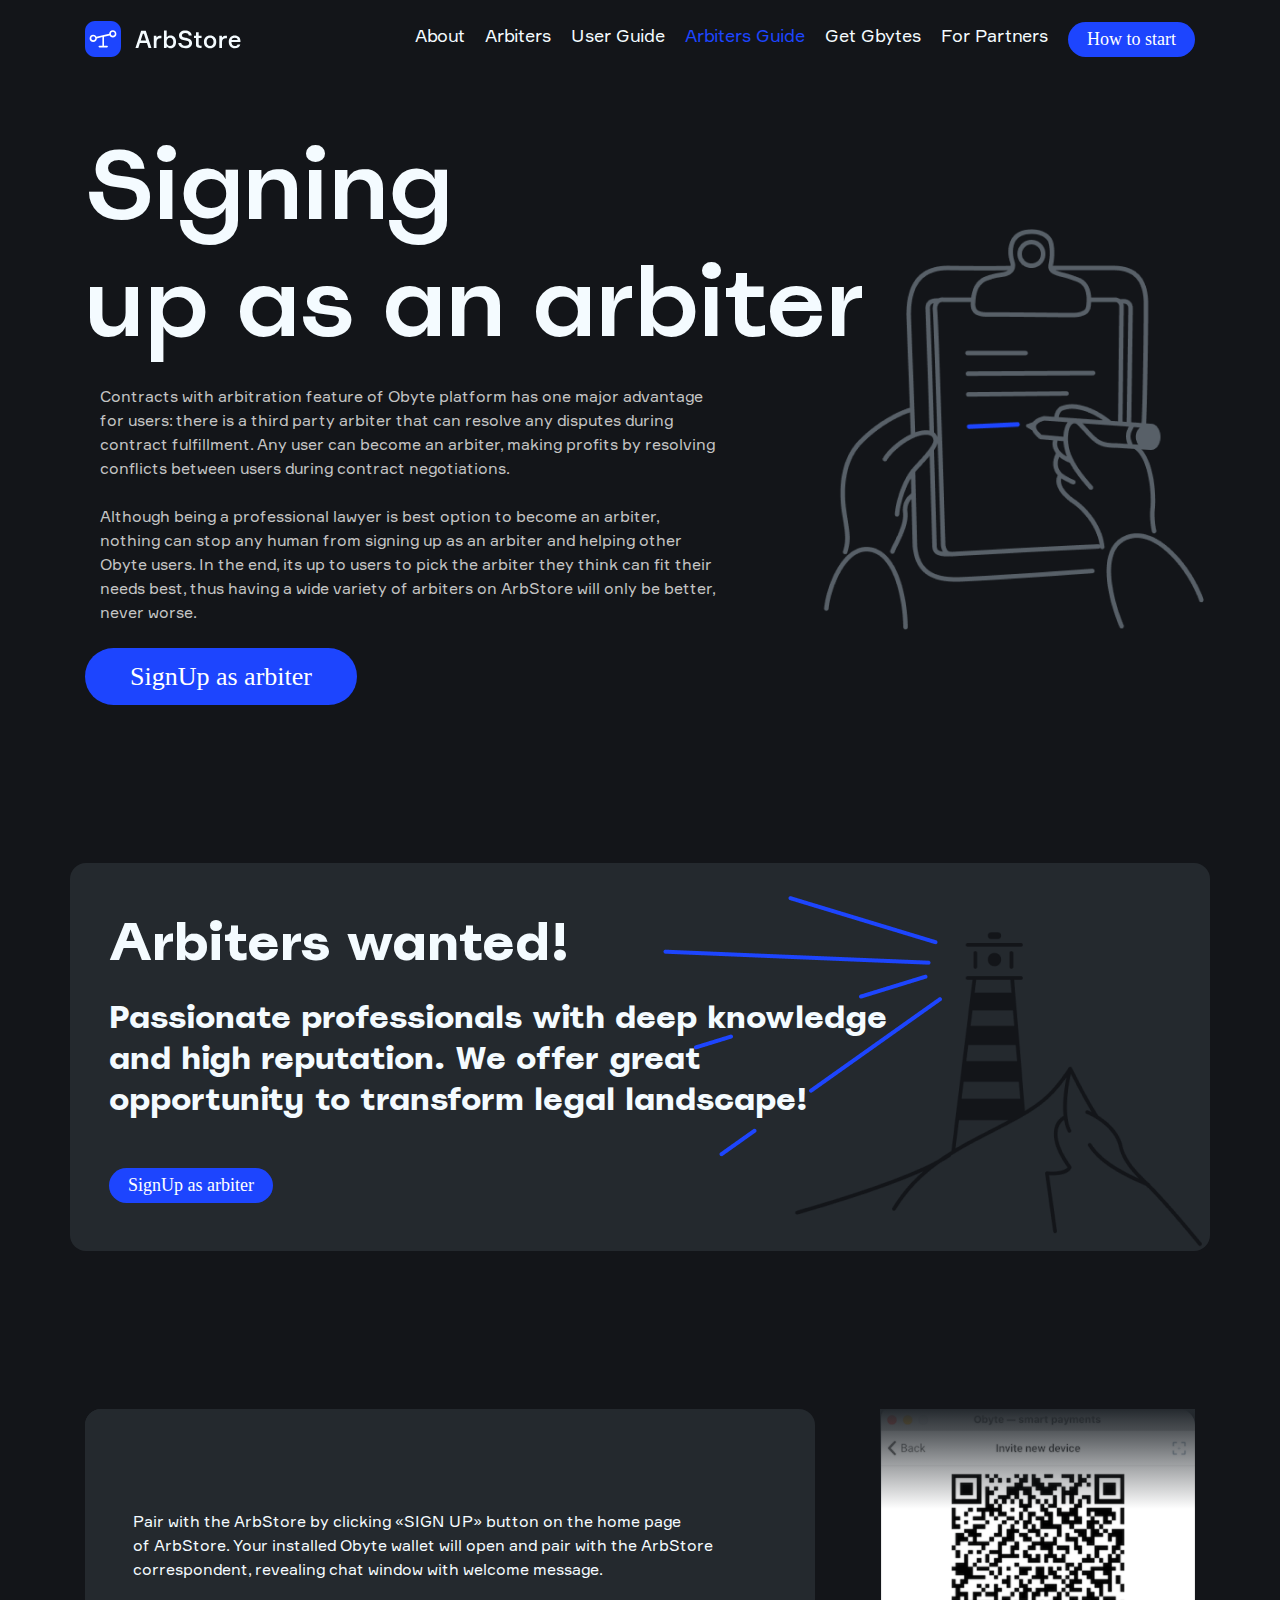
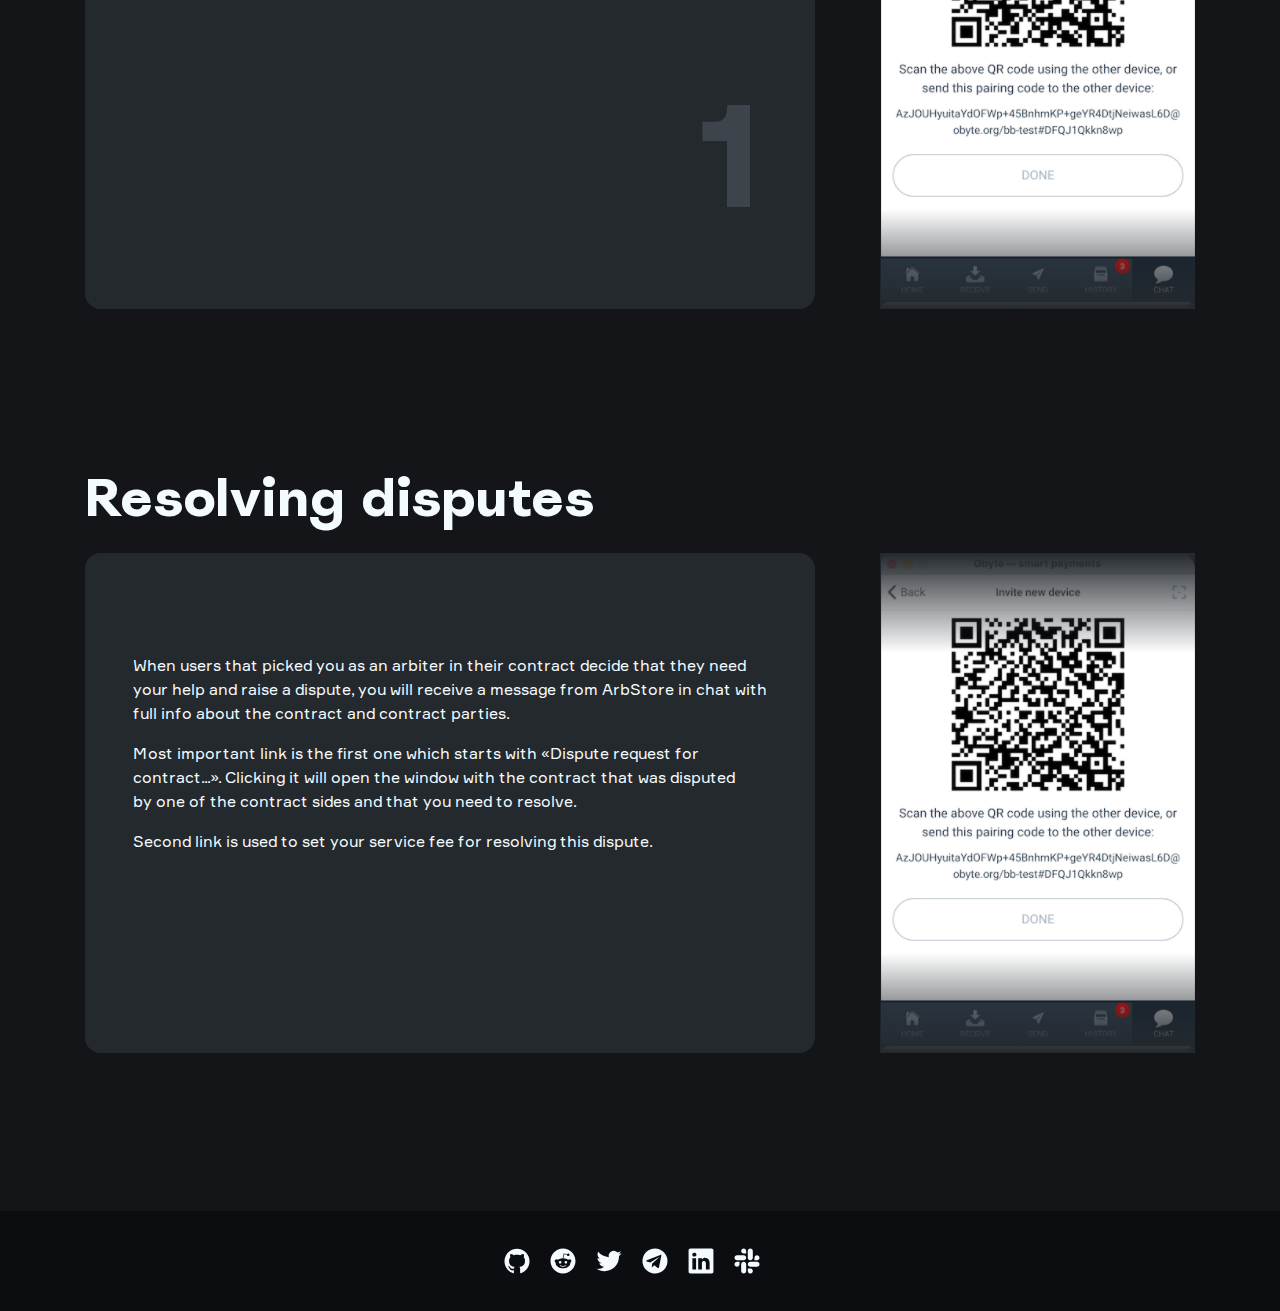
<file: verstka/arb-guide.html>
<!DOCTYPE html>
<html lang="en">
<head>
    <meta charset="UTF-8">
    <meta name="viewport" content="width=device-width, initial-scale=1"/>
    <title>About</title>
    <link rel="stylesheet" href="css/bootstrap.min.css"/>
    <link rel="stylesheet" href="css/slick.css"/>
    <link rel="stylesheet" href="css/slick-theme.css"/>
    <link rel="stylesheet" href="css/lightbox.css"/>
    <link rel="stylesheet" href="css/jquery.fancybox.min.css"/>
    <link rel="stylesheet" href="css/style.css"/>
    <link rel="stylesheet" href="https://cdnjs.cloudflare.com/ajax/libs/font-awesome/5.14.0/css/all.min.css" integrity="sha512-1PKOgIY59xJ8Co8+NE6FZ+LOAZKjy+KY8iq0G4B3CyeY6wYHN3yt9PW0XpSriVlkMXe40PTKnXrLnZ9+fkDaog==" crossorigin="anonymous" />
</head>
<body>
<header>
    <div class="container">
        <div class="row mr-0 ml-0 align-items-center justify-content-between">
            <a href="index.html">
                <div class="logo">
                    <svg width="160" height="36" viewBox="0 0 160 36" fill="none" xmlns="http://www.w3.org/2000/svg">
                        <path d="M63.512 27L61.928 22.08H54.896L53.336 27H50.456L56.144 9.864H60.752L66.464 27H63.512ZM57.872 12.672L55.712 19.512H61.088L58.904 12.672H57.872ZM76.4259 14.784V17.304H75.3219C74.0739 17.304 73.1219 17.648 72.4659 18.336C71.8259 19.008 71.5059 19.992 71.5059 21.288V27H68.7939V14.784H71.4099V16.2H71.9859C72.6899 15.256 73.8259 14.784 75.3939 14.784H76.4259ZM85.7578 14.472C87.3738 14.472 88.6538 15.072 89.5978 16.272C90.5578 17.472 91.0378 19.008 91.0378 20.88C91.0378 22.752 90.5578 24.296 89.5978 25.512C88.6538 26.712 87.3738 27.312 85.7578 27.312C84.1578 27.312 82.9578 26.816 82.1578 25.824H81.5818V27H78.9658V9.552H81.6778V15.96H82.2538C83.0058 14.968 84.1738 14.472 85.7578 14.472ZM84.9898 25.008C86.0618 25.008 86.8858 24.632 87.4618 23.88C88.0378 23.112 88.3258 22.112 88.3258 20.88C88.3258 19.648 88.0378 18.656 87.4618 17.904C86.8858 17.152 86.0618 16.776 84.9898 16.776C83.8698 16.776 83.0218 17.168 82.4458 17.952C81.8858 18.736 81.6058 19.712 81.6058 20.88C81.6058 22.064 81.8858 23.048 82.4458 23.832C83.0218 24.616 83.8698 25.008 84.9898 25.008ZM106.708 14.376H103.78C103.428 12.84 102.228 12.072 100.18 12.072C99.2195 12.072 98.4275 12.272 97.8035 12.672C97.1955 13.072 96.8915 13.648 96.8915 14.4C96.8915 15.04 97.1075 15.52 97.5395 15.84C97.9875 16.144 98.6035 16.368 99.3875 16.512C99.4995 16.528 100.572 16.736 102.604 17.136C105.596 17.792 107.092 19.432 107.092 22.056C107.092 23.544 106.508 24.792 105.34 25.8C104.188 26.808 102.54 27.312 100.396 27.312C98.3475 27.312 96.6915 26.824 95.4275 25.848C94.1635 24.872 93.4515 23.584 93.2915 21.984H96.2195C96.5555 23.856 97.9875 24.792 100.516 24.792C101.62 24.792 102.508 24.568 103.18 24.12C103.852 23.656 104.188 23.008 104.188 22.176C104.188 21.424 103.964 20.856 103.516 20.472C103.084 20.088 102.444 19.808 101.596 19.632L98.2595 18.984C95.4115 18.44 93.9875 16.936 93.9875 14.472C93.9875 13.048 94.5395 11.872 95.6435 10.944C96.7475 10.016 98.2755 9.552 100.228 9.552C102.036 9.552 103.516 9.992 104.668 10.872C105.836 11.736 106.516 12.904 106.708 14.376ZM113.686 14.784H116.566V17.088H113.686V23.04C113.686 24.112 114.31 24.648 115.558 24.648H116.566V27H115.51C114.038 27 112.91 26.728 112.126 26.184C111.358 25.64 110.974 24.712 110.974 23.4V17.088H109.03V14.784H110.974V11.232H113.686V14.784ZM120.589 16.272C121.709 15.072 123.213 14.472 125.101 14.472C126.989 14.472 128.485 15.072 129.589 16.272C130.709 17.456 131.269 18.992 131.269 20.88C131.269 22.784 130.709 24.336 129.589 25.536C128.485 26.72 126.989 27.312 125.101 27.312C123.213 27.312 121.709 26.72 120.589 25.536C119.485 24.336 118.933 22.784 118.933 20.88C118.933 18.992 119.485 17.456 120.589 16.272ZM122.533 23.832C123.125 24.616 123.981 25.008 125.101 25.008C126.221 25.008 127.077 24.616 127.669 23.832C128.261 23.032 128.557 22.048 128.557 20.88C128.557 19.728 128.261 18.76 127.669 17.976C127.077 17.176 126.221 16.776 125.101 16.776C123.981 16.776 123.125 17.176 122.533 17.976C121.941 18.76 121.645 19.728 121.645 20.88C121.645 22.048 121.941 23.032 122.533 23.832ZM141.934 14.784V17.304H140.83C139.582 17.304 138.63 17.648 137.974 18.336C137.334 19.008 137.014 19.992 137.014 21.288V27H134.302V14.784H136.918V16.2H137.494C138.198 15.256 139.334 14.784 140.902 14.784H141.934ZM155.466 20.208V21.12H146.442C146.522 23.712 147.666 25.008 149.874 25.008C151.266 25.008 152.154 24.488 152.538 23.448H155.298C155.058 24.632 154.474 25.576 153.546 26.28C152.618 26.968 151.386 27.312 149.85 27.312C147.962 27.312 146.474 26.712 145.386 25.512C144.298 24.312 143.754 22.744 143.754 20.808C143.754 18.888 144.29 17.352 145.362 16.2C146.45 15.048 147.922 14.472 149.778 14.472C151.538 14.472 152.914 15.016 153.906 16.104C154.914 17.176 155.434 18.544 155.466 20.208ZM149.754 16.632C147.994 16.632 146.93 17.456 146.562 19.104H152.682C152.586 18.384 152.29 17.792 151.794 17.328C151.298 16.864 150.618 16.632 149.754 16.632Z" fill="#F4FBFF"/>
                        <path d="M10 0H26C31.5 0 36 4.5 36 10V26C36 31.5 31.5 36 26 36H10C4.5 36 0 31.5 0 26V10C0 4.5 4.5 0 10 0Z" fill="#1D45FE"/>
                        <path d="M27.7996 9.2002C25.7996 9.2002 24.1996 10.8002 24.1996 12.8002L11.3996 15.8002C10.7996 14.6002 9.59961 13.8002 8.19961 13.8002C6.19961 13.8002 4.59961 15.4002 4.59961 17.4002C4.59961 19.4002 6.19961 21.0002 8.19961 21.0002C10.1996 21.0002 11.7996 19.4002 11.7996 17.4002L17.3996 16.1002V24.8002H14.2996C13.8996 24.8002 13.4996 25.2002 13.4996 25.6002C13.4996 26.0002 13.8996 26.4002 14.2996 26.4002H22.0996C22.5996 26.4002 22.8996 26.0002 22.8996 25.6002C22.8996 25.1002 22.4996 24.8002 22.0996 24.8002H18.9996V15.8002L24.5996 14.5002C25.1996 15.7002 26.3996 16.5002 27.7996 16.5002C29.7996 16.5002 31.3996 14.9002 31.3996 12.9002C31.3996 10.8002 29.7996 9.2002 27.7996 9.2002ZM8.29961 19.2002C7.19961 19.2002 6.29961 18.3002 6.29961 17.2002C6.29961 16.1002 7.19961 15.2002 8.29961 15.2002C9.39961 15.2002 10.2996 16.1002 10.2996 17.2002C10.1996 18.3002 9.29961 19.2002 8.29961 19.2002ZM27.7996 14.7002C26.6996 14.7002 25.8996 13.8002 25.8996 12.7002C25.8996 11.6002 26.7996 10.8002 27.7996 10.8002C28.8996 10.8002 29.7996 11.7002 29.7996 12.7002C29.7996 13.8002 28.8996 14.7002 27.7996 14.7002Z" fill="white"/>
                    </svg>
                </div>
            </a>
            <div class="mobBottomMenu d-flex d-lg-none">
                <svg width="30" height="21" viewBox="0 0 30 21" fill="none" xmlns="http://www.w3.org/2000/svg">
                    <path fill-rule="evenodd" clip-rule="evenodd" d="M30 2C30 2.55228 29.5523 3 29 3H1C0.447715 3 0 2.55228 0 2V1C0 0.447715 0.447716 0 1 0H29C29.5523 0 30 0.447715 30 1V2Z" fill="white"/>
                    <path fill-rule="evenodd" clip-rule="evenodd" d="M30 11C30 11.5523 29.5523 12 29 12H1C0.447715 12 0 11.5523 0 11V10C0 9.44772 0.447716 9 1 9H29C29.5523 9 30 9.44772 30 10V11Z" fill="white"/>
                    <path fill-rule="evenodd" clip-rule="evenodd" d="M30 20C30 20.5523 29.5523 21 29 21H1C0.447715 21 0 20.5523 0 20V19C0 18.4477 0.447716 18 1 18H29C29.5523 18 30 18.4477 30 19V20Z" fill="white"/>
                </svg>
            </div>
            <div class="topMenuWrap">
                <ul>
                    <li class="f-18">
                        <a class="color-1" href="about.html">About</a>
                    </li>
                    <li class="f-18">
                        <a class="color-1" href="arbiters.html">Arbiters</a>
                    </li>
                    <li class="f-18">
                        <a class="color-1" href="guide.html">User Guide</a>
                    </li>
                    <li class="f-18">
                        <a class="color-1 active" href="arb-guide.html">Arbiters Guide</a>
                    </li>
                    <li class="f-18">
                        <a class="color-1" href="gbytes.html">Get Gbytes</a>
                    </li>
                    <li class="f-18">
                        <a class="color-1" href="#">For Partners</a>
                    </li>
                    <li class="f-18">
                        <div class="button small f-18" data-target="registration">
                            How to start
                        </div>
                    </li>
                </ul>
                <div class="row justify-content-center align-items-center d-flex d-lg-none">
                    <a href="" class="mr-3 mb-3 mb-lg-0">
                        <svg width="30" height="30" viewBox="0 0 30 30" fill="none" xmlns="http://www.w3.org/2000/svg">
                            <path d="M15 2.80859C12.0319 2.80872 9.16061 3.86499 6.89999 5.7884C4.63937 7.71182 3.13691 10.3769 2.66145 13.3067C2.18599 16.2365 2.76856 19.2399 4.30491 21.7795C5.84126 24.3191 8.23114 26.2292 11.0469 27.168C11.6719 27.2774 11.9063 26.9024 11.9063 26.5742C11.9063 26.2773 11.8907 25.293 11.8907 24.2461C8.75003 24.8242 7.93753 23.4805 7.68753 22.7774C7.41013 22.0935 6.97038 21.4875 6.40628 21.0117C5.96878 20.7773 5.34378 20.1992 6.39065 20.1836C6.79038 20.227 7.17377 20.3661 7.50832 20.5891C7.84288 20.8121 8.11874 21.1125 8.31253 21.4648C8.4835 21.772 8.71338 22.0423 8.98902 22.2605C9.26466 22.4786 9.58063 22.6402 9.91882 22.736C10.257 22.8318 10.6108 22.8599 10.9599 22.8187C11.309 22.7776 11.6465 22.6679 11.9531 22.4961C12.0072 21.8606 12.2905 21.2665 12.75 20.8243C9.96878 20.5118 7.06253 19.4336 7.06253 14.6524C7.04497 13.4101 7.50339 12.2081 8.34378 11.293C7.96164 10.2133 8.00635 9.02836 8.46878 7.98051C8.46878 7.98051 9.51562 7.65237 11.9063 9.26176C13.9516 8.69922 16.1109 8.69922 18.1563 9.26176C20.5469 7.63676 21.5938 7.98051 21.5938 7.98051C22.0563 9.02835 22.101 10.2133 21.7188 11.293C22.5617 12.2065 23.0205 13.4095 23 14.6524C23 19.4492 20.0781 20.5118 17.2969 20.8243C17.5952 21.1266 17.825 21.4896 17.9706 21.8886C18.1161 22.2877 18.1742 22.7133 18.1407 23.1368C18.1407 24.8087 18.125 26.1524 18.125 26.5743C18.125 26.9024 18.3594 27.293 18.9844 27.168C21.7952 26.2216 24.1782 24.3071 25.708 21.7662C27.2379 19.2253 27.8149 16.2234 27.3361 13.2964C26.8574 10.3694 25.354 7.70781 23.0944 5.78673C20.8347 3.86566 17.9659 2.81014 15 2.80859Z" fill="#F4FBFF"/>
                        </svg>
                    </a>
                    <a href="" class="mr-3 mb-3 mb-lg-0">
                        <svg width="30" height="30" viewBox="0 0 30 30" fill="none" xmlns="http://www.w3.org/2000/svg">
                            <path fill-rule="evenodd" clip-rule="evenodd" d="M27.5 15C27.5 21.9036 21.9036 27.5 15 27.5C8.09644 27.5 2.5 21.9036 2.5 15C2.5 8.09644 8.09644 2.5 15 2.5C21.9036 2.5 27.5 8.09644 27.5 15ZM21.5186 13.1802C22.5181 13.1802 23.3384 13.9857 23.3384 15C23.3384 15.7457 22.891 16.3871 22.2646 16.6707C22.2943 16.8495 22.3093 17.0436 22.3093 17.2227C22.3093 20.0417 19.0426 22.3092 15.0151 22.3092C10.9877 22.3092 7.72094 20.0267 7.72094 17.2227C7.72094 17.0286 7.73568 16.8495 7.76571 16.6707C7.139 16.3871 6.69163 15.7607 6.69163 15.015C6.69163 14.0154 7.49712 13.1952 8.51142 13.1952C8.98362 13.1945 9.43783 13.3762 9.7793 13.7023C11.0472 12.7923 12.7925 12.2106 14.7315 12.1509L15.6566 7.79531C15.6713 7.70578 15.7161 7.63126 15.7906 7.5865C15.8504 7.54173 15.9399 7.52672 16.0294 7.54173L19.0573 8.18318C19.2661 7.75054 19.7138 7.4522 20.2209 7.4522C20.9369 7.4522 21.5186 8.03387 21.5186 8.74983C21.5186 9.46607 20.9369 10.0477 20.2209 10.0477C19.5197 10.0477 18.9531 9.49582 18.923 8.80961L16.2082 8.22794L15.373 12.1361C17.2823 12.2106 18.9978 12.7923 20.2507 13.6873C20.5788 13.374 21.0264 13.1802 21.5186 13.1802ZM12.1363 15C11.42 15 10.8384 15.5816 10.8384 16.2976C10.8384 17.0136 11.42 17.6102 12.1363 17.5955C12.8522 17.5955 13.4339 17.0136 13.4339 16.2976C13.4339 15.5816 12.8522 15 12.1363 15ZM15.0151 20.6982C15.5073 20.6982 17.2078 20.6384 18.1028 19.7434C18.2221 19.6091 18.2221 19.4003 18.1028 19.266C17.9685 19.132 17.7597 19.132 17.6254 19.266C17.0735 19.8329 15.8654 20.0267 15.0151 20.0267C14.1649 20.0267 12.9715 19.8329 12.4046 19.266C12.2703 19.132 12.0615 19.132 11.9272 19.266C11.7932 19.4003 11.7932 19.6091 11.9272 19.7434C12.8075 20.6234 14.508 20.6982 15.0151 20.6982ZM16.5663 16.3126C16.5663 17.0286 17.148 17.6102 17.864 17.6102C18.5802 17.6102 19.1619 17.0136 19.1619 16.3126C19.1619 15.5967 18.5802 15.015 17.864 15.015C17.148 15.015 16.5663 15.5967 16.5663 16.3126Z" fill="#F4FBFF"/>
                        </svg>
                    </a>
                    <a href="" class="mr-3 mb-3 mb-lg-0">
                        <svg width="30" height="30" viewBox="0 0 30 30" fill="none" xmlns="http://www.w3.org/2000/svg">
                            <path d="M27.5 7.24977C26.5604 7.65739 25.5668 7.92685 24.55 8.04977C25.6227 7.40892 26.4266 6.40075 26.8125 5.21227C25.8044 5.81235 24.701 6.23514 23.55 6.46227C22.7807 5.62799 21.7562 5.07264 20.6373 4.88334C19.5183 4.69403 18.3682 4.88147 17.3672 5.41626C16.3663 5.95105 15.5712 6.80294 15.1066 7.83832C14.6419 8.8737 14.5341 10.034 14.8 11.1373C12.7618 11.0342 10.7681 10.5035 8.94832 9.5796C7.12859 8.65574 5.52356 7.35939 4.2375 5.77477C3.78642 6.56248 3.5494 7.45455 3.55 8.36227C3.5484 9.20525 3.75527 10.0355 4.15219 10.7792C4.54912 11.5229 5.12377 12.1569 5.825 12.6248C5.00997 12.6026 4.21236 12.3839 3.5 11.9873V12.0498C3.50611 13.2309 3.91999 14.3736 4.67164 15.2847C5.42329 16.1958 6.46657 16.8193 7.625 17.0498C7.17907 17.1855 6.71609 17.257 6.25 17.2623C5.92736 17.2585 5.60553 17.2292 5.2875 17.1748C5.61739 18.1908 6.25578 19.0787 7.11384 19.715C7.97191 20.3512 9.00697 20.7042 10.075 20.7248C8.2715 22.1439 6.04485 22.9183 3.75 22.9248C3.33217 22.9261 2.91467 22.9011 2.5 22.8498C4.84304 24.3626 7.57352 25.1657 10.3625 25.1623C12.2871 25.1823 14.1964 24.8185 15.9789 24.0924C17.7614 23.3662 19.3813 22.2921 20.744 20.9329C22.1067 19.5737 23.185 17.9565 23.9157 16.1759C24.6464 14.3953 25.015 12.4869 25 10.5623C25 10.3498 25 10.1248 25 9.89977C25.9809 9.16829 26.8268 8.27155 27.5 7.24977Z" fill="#F4FBFF"/>
                        </svg>
                    </a>
                    <a href="" class="mr-3 mb-3 mb-lg-0">
                        <svg width="30" height="30" viewBox="0 0 30 30" fill="none" xmlns="http://www.w3.org/2000/svg">
                            <path d="M14.9922 2.5C12.5199 2.5 10.1032 3.23311 8.04757 4.60663C5.99195 5.98015 4.38979 7.93238 3.4437 10.2165C2.4976 12.5005 2.25006 15.0139 2.73238 17.4386C3.21469 19.8634 4.4052 22.0907 6.15336 23.8388C7.90152 25.587 10.1288 26.7775 12.5536 27.2598C14.9783 27.7421 17.4917 27.4946 19.7757 26.5485C22.0598 25.6024 24.012 24.0002 25.3856 21.9446C26.7591 19.889 27.4922 17.4723 27.4922 15C27.4923 13.3584 27.1691 11.7329 26.541 10.2163C25.9128 8.69966 24.9921 7.32162 23.8313 6.16086C22.6706 5.0001 21.2925 4.07936 19.7759 3.45123C18.2593 2.82309 16.6338 2.49986 14.9922 2.5ZM18.9666 21.4406C18.9198 21.5572 18.8486 21.6626 18.7578 21.7495C18.667 21.8364 18.5586 21.9028 18.44 21.9445C18.3214 21.9861 18.1953 22.0018 18.0701 21.9907C17.9449 21.9796 17.8235 21.9418 17.7141 21.88L14.3207 19.2432L12.1428 21.2525C12.0923 21.2898 12.0332 21.3139 11.9709 21.3224C11.9087 21.3309 11.8453 21.3236 11.7866 21.3012L12.2041 17.5656L12.2175 17.5762L12.226 17.5024C12.226 17.5024 18.3322 11.9431 18.581 11.7062C18.8328 11.4699 18.7497 11.4187 18.7497 11.4187C18.7641 11.1305 18.2978 11.4187 18.2978 11.4187L10.2072 16.6237L6.83783 15.4762C6.83783 15.4762 6.32033 15.2906 6.27158 14.8825C6.22033 14.4775 6.85469 14.2575 6.85469 14.2575L20.2509 8.93561C20.2509 8.93561 21.3522 8.44496 21.3522 9.2575L18.9666 21.4406Z" fill="#F4FBFF"/>
                        </svg>
                    </a>
                    <a href="" class="mr-3 mb-3 mb-lg-0">
                        <svg width="30" height="30" viewBox="0 0 30 30" fill="none" xmlns="http://www.w3.org/2000/svg">
                            <path d="M25.5867 2.50017H4.41172C4.17369 2.49687 3.93734 2.54048 3.71618 2.62853C3.49501 2.71657 3.29335 2.84733 3.12272 3.01331C2.95208 3.1793 2.81582 3.37728 2.72171 3.59594C2.6276 3.81459 2.57748 4.04965 2.57422 4.28767V25.7127C2.57748 25.9507 2.6276 26.1858 2.72171 26.4044C2.81582 26.6231 2.95208 26.821 3.12272 26.987C3.29335 27.153 3.49501 27.2838 3.71618 27.3718C3.93734 27.4599 4.17369 27.5035 4.41172 27.5002H25.5867C25.8247 27.5035 26.0611 27.4599 26.2823 27.3718C26.5034 27.2838 26.7051 27.153 26.8757 26.987C27.0464 26.821 27.1826 26.6231 27.2767 26.4044C27.3708 26.1858 27.421 25.9507 27.4242 25.7127V4.28767C27.421 4.04965 27.3708 3.81459 27.2767 3.59594C27.1826 3.37728 27.0464 3.1793 26.8757 3.01331C26.7051 2.84733 26.5034 2.71657 26.2823 2.62853C26.0611 2.54048 25.8247 2.49687 25.5867 2.50017ZM10.1117 23.4252H6.36172V12.1752H10.1117V23.4252ZM8.23672 10.6002C7.71955 10.6002 7.22356 10.3947 6.85786 10.029C6.49216 9.66334 6.28672 9.16735 6.28672 8.65017C6.28672 8.133 6.49216 7.63701 6.85786 7.27132C7.22356 6.90562 7.71955 6.70017 8.23672 6.70017C8.51134 6.66903 8.78944 6.69624 9.05281 6.78003C9.31619 6.86382 9.55889 7.00229 9.76504 7.18638C9.97119 7.37047 10.1361 7.59602 10.2491 7.84828C10.362 8.10053 10.4204 8.3738 10.4204 8.65017C10.4204 8.92655 10.362 9.19982 10.2491 9.45207C10.1361 9.70433 9.97119 9.92988 9.76504 10.114C9.55889 10.2981 9.31619 10.4365 9.05281 10.5203C8.78944 10.6041 8.51134 10.6313 8.23672 10.6002ZM23.6367 23.4252H19.8867V17.3877C19.8867 15.8752 19.3492 14.8877 17.9867 14.8877C17.565 14.8908 17.1545 15.023 16.8103 15.2666C16.4661 15.5103 16.2048 15.8535 16.0617 16.2502C15.9639 16.544 15.9215 16.8534 15.9367 17.1627V23.4127H12.1867C12.1867 23.4127 12.1867 13.1877 12.1867 12.1627H15.9367V13.7502C16.2774 13.1591 16.7729 12.6721 17.3698 12.3417C17.9667 12.0113 18.6424 11.85 19.3242 11.8752C21.8242 11.8752 23.6367 13.4877 23.6367 16.9502V23.4252Z" fill="#F4FBFF"/>
                        </svg>
                    </a>
                    <a href="" class="mr-3 mb-3 mb-lg-0">
                        <svg width="30" height="30" viewBox="0 0 30 30" fill="none" xmlns="http://www.w3.org/2000/svg">
                            <path d="M2.5 18.3375C2.5 19.0005 2.76339 19.6364 3.23223 20.1053C3.70107 20.5741 4.33696 20.8375 5 20.8375C5.66304 20.8375 6.29893 20.5741 6.76777 20.1053C7.23661 19.6364 7.5 19.0005 7.5 18.3375V15.8375H5C4.33696 15.8375 3.70107 16.1009 3.23223 16.5697C2.76339 17.0386 2.5 17.6745 2.5 18.3375ZM18.3 14.1625C18.963 14.1625 19.5989 13.8991 20.0678 13.4303C20.5366 12.9614 20.8 12.3255 20.8 11.6625V5C20.8 4.33696 20.5366 3.70107 20.0678 3.23223C19.5989 2.76339 18.963 2.5 18.3 2.5C17.637 2.5 17.0011 2.76339 16.5322 3.23223C16.0634 3.70107 15.8 4.33696 15.8 5V11.6625C15.8 11.9929 15.8655 12.3201 15.9927 12.625C16.1199 12.93 16.3062 13.2067 16.541 13.4392C16.7759 13.6716 17.0544 13.8553 17.3606 13.9794C17.6668 14.1036 17.9946 14.1658 18.325 14.1625H18.3ZM27.45 11.6625C27.45 10.9995 27.1866 10.3636 26.7178 9.89473C26.2489 9.42589 25.613 9.1625 24.95 9.1625C24.287 9.1625 23.6511 9.42589 23.1822 9.89473C22.7134 10.3636 22.45 10.9995 22.45 11.6625V14.1625H24.95C25.2825 14.1692 25.613 14.1094 25.9221 13.9867C26.2312 13.8641 26.5127 13.681 26.7502 13.4482C26.9876 13.2154 27.1763 12.9375 27.305 12.6309C27.4338 12.3243 27.5001 11.9951 27.5 11.6625H27.45ZM11.675 15.8375C11.012 15.8375 10.3761 16.1009 9.90723 16.5697C9.43839 17.0386 9.175 17.6745 9.175 18.3375V25C9.175 25.663 9.43839 26.2989 9.90723 26.7678C10.3761 27.2366 11.012 27.5 11.675 27.5C12.338 27.5 12.9739 27.2366 13.4428 26.7678C13.9116 26.2989 14.175 25.663 14.175 25V18.3375C14.175 17.6745 13.9116 17.0386 13.4428 16.5697C12.9739 16.1009 12.338 15.8375 11.675 15.8375ZM18.325 22.5H15.825V25C15.825 25.4945 15.9716 25.9778 16.2463 26.3889C16.521 26.8 16.9115 27.1205 17.3683 27.3097C17.8251 27.4989 18.3278 27.5484 18.8127 27.452C19.2977 27.3555 19.7431 27.1174 20.0928 26.7678C20.4424 26.4181 20.6805 25.9727 20.777 25.4877C20.8734 25.0028 20.8239 24.5001 20.6347 24.0433C20.4455 23.5865 20.125 23.196 19.7139 22.9213C19.3028 22.6466 18.8195 22.5 18.325 22.5ZM25 15.8375H18.325C17.662 15.8375 17.0261 16.1009 16.5572 16.5697C16.0884 17.0386 15.825 17.6745 15.825 18.3375C15.825 19.0005 16.0884 19.6364 16.5572 20.1053C17.0261 20.5741 17.662 20.8375 18.325 20.8375H25C25.663 20.8375 26.2989 20.5741 26.7678 20.1053C27.2366 19.6364 27.5 19.0005 27.5 18.3375C27.5 17.6745 27.2366 17.0386 26.7678 16.5697C26.2989 16.1009 25.663 15.8375 25 15.8375ZM11.675 9.1625H5C4.33696 9.1625 3.70107 9.42589 3.23223 9.89473C2.76339 10.3636 2.5 10.9995 2.5 11.6625C2.5 12.3255 2.76339 12.9614 3.23223 13.4303C3.70107 13.8991 4.33696 14.1625 5 14.1625H11.675C12.338 14.1625 12.9739 13.8991 13.4428 13.4303C13.9116 12.9614 14.175 12.3255 14.175 11.6625C14.175 10.9995 13.9116 10.3636 13.4428 9.89473C12.9739 9.42589 12.338 9.1625 11.675 9.1625ZM11.675 2.5C11.012 2.5 10.3761 2.76339 9.90723 3.23223C9.43839 3.70107 9.175 4.33696 9.175 5C9.175 5.66304 9.43839 6.29893 9.90723 6.76777C10.3761 7.23661 11.012 7.5 11.675 7.5H14.175V5C14.175 4.33696 13.9116 3.70107 13.4428 3.23223C12.9739 2.76339 12.338 2.5 11.675 2.5Z" fill="#F4FBFF"/>
                        </svg>
                    </a>
                </div>
            </div>
        </div>
    </div>
</header>
<main class="mt-5">
    <div class="container pb-5 bg-9 nobgMob">
        <h1 class="f-98 ff-2 mb-4 brakeWord">
            Signing up&nbsp;as&nbsp;an&nbsp;arbiter
        </h1>
        <div class="d-flex align-items-center justify-content-center d-lg-none mb-4">
            <img class="w-75" src="image/bg-9.png" alt="bg-9">
        </div>
        <div class="col-lg-7">
            <div class="color-2 mb-4">
                Contracts with arbitration feature of&nbsp;Obyte platform has one major advantage for users: there is&nbsp;a&nbsp;third party arbiter that can resolve any disputes during contract fulfillment. Any user can become an&nbsp;arbiter, making profits by&nbsp;resolving conflicts between users during contract negotiations.
            </div>
            <div class="color-2 mb-4">
                Although being a&nbsp;professional lawyer is&nbsp;best option to&nbsp;become an&nbsp;arbiter, nothing can stop any human from signing up&nbsp;as&nbsp;an&nbsp;arbiter and helping other Obyte users. In&nbsp;the end, its up&nbsp;to&nbsp;users to&nbsp;pick the arbiter they think can fit their needs best, thus having a&nbsp;wide variety of&nbsp;arbiters on&nbsp;ArbStore will only be&nbsp;better, never worse.
            </div>
            <div class="row">
                <a href="#">
                    <div class="button">
                        SignUp as arbiter
                    </div>
                </a>
            </div>
        </div>
    </div>
    <div class="container mt-100 pb-5">
        <div class="row bgc-1 radius pr-4 pl-4 pt-5 pb-5 nobgMob bg-7">
            <div class="col-lg-9">
                <div class="f-52 ff-2b mb-4">
                    Arbiters wanted!
                </div>
                <div class="f-32 ff-2b mb-5">
                    Passionate professionals with deep knowledge and high reputation. We&nbsp;offer great opportunity to&nbsp;transform legal landscape!
                </div>
                <div class="d-flex align-items-center justify-content-center d-lg-none">
                    <img class="w-100" src="image/bg-7.png" alt="bg-7">
                </div>
                <div class="row mr-0 ml-0">
                    <div class="button small">
                        SignUp as arbiter
                    </div>
                </div>
            </div>
        </div>
    </div>
    <div class="container mt-100 pb-5 position-relative">
        <div class="scrollWrapperTopShadow"></div>
        <div class="scrollWrapperTopShadow2"></div>
        <div class="scrollWrapperAll noScrollArrow">
            <div class="row">
                <div class="col-lg-8">
                    <div class="bgc-1 pr-5 pl-5 pb-5 pt-100 position-relative h-100">
                        Pair with the ArbStore by&nbsp;clicking &laquo;SIGN&nbsp;UP&raquo; button on&nbsp;the home page of&nbsp;ArbStore. Your installed Obyte wallet will open and pair with the ArbStore correspondent, revealing chat window with welcome message.
                        <div class="numberAbs big ff-2b">
                            1
                        </div>
                    </div>
                </div>
                <div class="col-lg-4 text-center text-lg-right">
                    <img class="w-lg-100" src="image/i1.png" alt="i1">
                </div>
            </div>
            <div class="row">
                <div class="col-lg-8">
                    <div class="bgc-1 pr-5 pl-5 pb-5 pt-100 position-relative h-100">
                        <p>
                            ArbStore will ask you to&nbsp;attest through Real Name Attestation bot first, which is&nbsp;available through Bot Store tab on&nbsp;Chat page of&nbsp;your wallet. Save your private profile that Real Name Attestation bot sent you by&nbsp;clicking on&nbsp;it&nbsp;after attestation process is&nbsp;finished.
                        </p>
                        Real name attestation is&nbsp;required for added credibility, but you do&nbsp;not have to&nbsp;reveal your real name during signing up&nbsp;as&nbsp;arbiter.
                        <div class="numberAbs big ff-2b">
                            2
                        </div>
                    </div>
                </div>
                <div class="col-lg-4 text-center text-lg-right">
                    <img class="w-lg-100" src="image/i1.png" alt="i1">
                </div>
            </div>
            <div class="row">
                <div class="col-lg-8">
                    <div class="bgc-1 pr-5 pl-5 pb-5 pt-100 position-relative h-100">
                        Now go&nbsp;back to&nbsp;ArbStore chat. Insert your attested address by&nbsp;clicking the &laquo;Insert my&nbsp;address&raquo; button.
                        <div class="numberAbs big ff-2b">
                            3
                        </div>
                    </div>
                </div>
                <div class="col-lg-4 text-center text-lg-right">
                    <img class="w-lg-100" src="image/i1.png" alt="i1">
                </div>
            </div>
            <div class="row">
                <div class="col-lg-8">
                    <div class="bgc-1 pr-5 pl-5 pb-5 pt-100 position-relative h-100">
                        <p>
                            ArbStore will ask you to&nbsp;sign a&nbsp;message first to&nbsp;prove you are the owner of&nbsp;the address. Click the link inside the message to&nbsp;sign&nbsp;it. Double check that you signing the message that clearly expresses your current intentions of&nbsp;signing up&nbsp;as&nbsp;an&nbsp;arbiter with the correct address.
                        </p>
                        <p>
                            After signature was sent, ArbStore will ask if&nbsp;you wanna stay anonymous or&nbsp;reveal your real name to&nbsp;users. Pick and click any that you want.
                        </p>
                        When your revealed your profile (or&nbsp;stayed anonymous), ArbStore will send you your personal secret link to&nbsp;ArbStore web site to&nbsp;continue filling your arbiter profile. Go&nbsp;for&nbsp;it.
                        <div class="numberAbs big ff-2b">
                            4
                        </div>
                    </div>
                </div>
                <div class="col-lg-4 text-center text-lg-right">
                    <img class="w-lg-100" src="image/i1.png" alt="i1">
                </div>
            </div>
            <div class="row">
                <div class="col-lg-8">
                    <div class="bgc-1 pr-5 pl-5 pb-5 pt-100 position-relative h-100">
                        The other party clicks the received address and chooses &laquo;Offer contract with arbitration&raquo; This party will be&nbsp;the offerer while the other party will be&nbsp;the acceptor.
                        <div class="numberAbs big ff-2b">
                            5
                        </div>
                    </div>
                </div>
                <div class="col-lg-4 text-center text-lg-right">
                    <img class="w-lg-100" src="image/i1.png" alt="i1">
                </div>
            </div>
            <div class="row">
                <div class="col-lg-8">
                    <div class="bgc-1 pr-5 pl-5 pb-5 pt-100 position-relative h-100">
                        <p>
                            The offerer then fills out the contract offer.
                        </p>
                        <p>
                            First, they select the roles for themselves (Buyer or&nbsp;Seller) implicitly setting the opposite role for the other party.
                        </p>
                        Then they enter the amount that the buyer is&nbsp;going to&nbsp;pay to&nbsp;the seller for their goods or&nbsp;services. They also select the asset in&nbsp;which the payment will be&nbsp;made. A&nbsp;good candidate for the asset is&nbsp;a&nbsp;stablecoin (such as&nbsp;OUSDv2) that the buyer needs to&nbsp;obtain first from
                        <div class="numberAbs big ff-2b">
                            6
                        </div>
                    </div>
                </div>
                <div class="col-lg-4 text-center text-lg-right">
                    <img class="w-lg-100" src="image/i1.png" alt="i1">
                </div>
            </div>
            <div class="row">
                <div class="col-lg-8">
                    <div class="bgc-1 pr-5 pl-5 pb-5 pt-100 position-relative h-100">
                        <p>
                            Fill all the fields on&nbsp;the web page. Be&nbsp;short but clear. Write down the ways that users and ArbStore moderators can reach you outside of&nbsp;Obyte platform.
                        </p>
                        <p>
                            Then pick the specializations (topics of&nbsp;the contracts) that you are good at&nbsp;and are interested to&nbsp;resolve. When specializations are picked, you need to&nbsp;state the approximate fee for your service of&nbsp;resolving contracts of&nbsp;each topic.
                        </p>
                        <p>
                            Select the languages that you speak.
                        </p>
                        <p>
                            After signature was sent, ArbStore will ask if&nbsp;you wanna stay anonymous or&nbsp;reveal your real name to&nbsp;users. Pick and click any that you want.
                        </p>
                        When your revealed your profile (or&nbsp;stayed anonymous), ArbStore will send you your personal secret link to&nbsp;ArbStore web site to&nbsp;continue filling your arbiter profile. Go&nbsp;for&nbsp;it.
                        <div class="numberAbs big ff-2b">
                            7
                        </div>
                    </div>
                </div>
                <div class="col-lg-4 text-center text-lg-right">
                    <img class="w-lg-100" src="image/i1.png" alt="i1">
                </div>
            </div>
            <div class="row">
                <div class="col-lg-8">
                    <div class="bgc-1 pr-5 pl-5 pb-5 pt-100 position-relative h-100">
                        <p>
                            When web form was successfullly sent, ArbStore will send you a&nbsp;payment request to&nbsp;fill up&nbsp;your deposit with min amount. The amount and asset of&nbsp;the deposit depends on&nbsp;ArbStore configuration. Deposit is&nbsp;used as&nbsp;a&nbsp;source for funds to&nbsp;compensate users for incorrect arbiter decisions or&nbsp;any other missbehavior. Deposit should always have enough funds (at&nbsp;least min amount that you was asked for during this step) to&nbsp;make your arbiter listing visible for users.
                        </p>
                        <p>
                            Wait for the payment to&nbsp;be&nbsp;confirmed in&nbsp;Obyte network.
                        </p>
                        Last step, you will be&nbsp;asked for permanent pairing code that will be&nbsp;used by&nbsp;users and ArbStore moderators to&nbsp;chat with you in&nbsp;case they want or&nbsp;need&nbsp;to.
                        <div class="numberAbs big ff-2b">
                            8
                        </div>
                    </div>
                </div>
                <div class="col-lg-4 text-center text-lg-right">
                    <img class="w-lg-100" src="image/i1.png" alt="i1">
                </div>
            </div>
            <div class="row">
                <div class="col-lg-8">
                    <div class="bgc-1 pr-5 pl-5 pb-5 pt-100 position-relative h-100">
                        <p>
                            Success! ArbStore posted announcement unit revealing to&nbsp;the network that new arbiter is&nbsp;now signed up&nbsp;on&nbsp;this ArbStore and ready to&nbsp;work.
                        </p>
                        You can check that your listing is&nbsp;visible on&nbsp;ArbStore arbiters list.
                        <div class="numberAbs big ff-2b">
                            9
                        </div>
                    </div>
                </div>
                <div class="col-lg-4 text-center text-lg-right">
                    <img class="w-lg-100" src="image/i1.png" alt="i1">
                </div>
            </div>
            <div class="row">
                <div class="col-lg-8">
                    <div class="bgc-1 pr-5 pl-5 pb-5 pt-100 position-relative h-100">
                        <p>
                            From now&nbsp;on, you can change your listing details or&nbsp;completely hide it&nbsp;from ArbStore by&nbsp;sending commands to&nbsp;ArbStore through the chat.
                        </p>
                        Send help in&nbsp;the chat to&nbsp;see the list of&nbsp;available commands.
                        <div class="numberAbs big ff-2b">
                            10
                        </div>
                    </div>
                </div>
                <div class="col-lg-4 text-center text-lg-right">
                    <img class="w-lg-100" src="image/i1.png" alt="i1">
                </div>
            </div>
        </div>
        <div class="scrollWrapperBottomShadow"></div>
        <div class="scrollWrapperBottomShadow2"></div>
    </div>

    <div class="container mt-100">
        <div class="f-52 ff-2b mb-4">
            Resolving disputes
        </div>
    </div>
    <div class="container pb-5 position-relative">
        <div class="scrollWrapperTopShadow"></div>
        <div class="scrollWrapperTopShadow2"></div>
        <div class="scrollWrapperAll noScrollArrow">
            <div class="row">
                <div class="col-lg-8">
                    <div class="bgc-1 pr-5 pl-5 pb-5 pt-100 position-relative h-100">
                        <p>
                            When users that picked you as&nbsp;an&nbsp;arbiter in&nbsp;their contract decide that they need your help and raise a&nbsp;dispute, you will receive a&nbsp;message from ArbStore in&nbsp;chat with full info about the contract and contract parties.
                        </p>
                        <p>
                            Most important link is&nbsp;the first one which starts with &laquo;Dispute request for contract...&raquo;. Clicking it&nbsp;will open the window with the contract that was disputed by&nbsp;one of&nbsp;the contract sides and that you need to&nbsp;resolve.
                        </p>
                        Second link is&nbsp;used to&nbsp;set your service fee for resolving this dispute.
                        <div class="numberAbs big ff-2b">

                        </div>
                    </div>
                </div>
                <div class="col-lg-4 text-center text-lg-right">
                    <img class="w-lg-100" src="image/i1.png" alt="i1">
                </div>
            </div>
            <div class="row">
                <div class="col-lg-8">
                    <div class="bgc-1 pr-5 pl-5 pb-5 pt-100 position-relative h-100">
                        First, read the contract. Then pair with both parties by&nbsp;clicking pair links in&nbsp;contract window. Gather all the evidences and the information you need to&nbsp;make your decision.
                        <div class="numberAbs big ff-2b">
                            1
                        </div>
                    </div>
                </div>
                <div class="col-lg-4 text-center text-lg-right">
                    <img class="w-lg-100" src="image/i1.png" alt="i1">
                </div>
            </div>
            <div class="row">
                <div class="col-lg-8">
                    <div class="bgc-1 pr-5 pl-5 pb-5 pt-100 position-relative h-100">
                        <p>
                            Decide on&nbsp;the fee that the plaintiff will pay for your work. Click the link in&nbsp;chat message from ArbStore (1), it&nbsp;will pre-fill the input field for you in&nbsp;chat with the formatted message containing three fields separated by&nbsp;new lines:
                            &mdash;&nbsp;contract_hash
                            &mdash;&nbsp;amount
                            &mdash;&nbsp;comment
                            Now change the amount (2) to&nbsp;the desired value, the asset of&nbsp;the amount is&nbsp;displayed in&nbsp;the message from the ArbStore. On&nbsp;the screenshot the asset is&nbsp;in&nbsp;GB, so&nbsp;the amount will be&nbsp;in&nbsp;GB.
                        </p>
                        <p>
                            Change or&nbsp;leave untouched the comment. It&nbsp;will be&nbsp;visible to&nbsp;plaintiff, so&nbsp;it&nbsp;always good to&nbsp;add some details into&nbsp;it, explaining the amount you asking for or&nbsp;other things in&nbsp;it. At&nbsp;least replace the phrase &laquo;OPTIONAL COMMENT ....&raquo; with some more appropriate text.
                        </p>
                        <p>
                            Leave the contract title there, it&nbsp;will help both you and plaintiff to&nbsp;associate the fee payment request with the contract itself later.
                        </p>
                        <p>
                            Send the message. ArbStore will then ask the plaintiff to&nbsp;pay for your services the exact amount you stated, locking the funds in&nbsp;your deposit. You will be&nbsp;notified when the payment is&nbsp;received.
                        </p>
                        <p>
                            IMPORTANT: You can re-send the same message, changing the amount or&nbsp;the comment, but it&nbsp;will trigger more payment requests to&nbsp;the plaintiff, so&nbsp;use this with caution.
                        </p>
                        Along with the payment request, plaintiff receives your pairing code, so&nbsp;they can chat with you if&nbsp;they have any questions.
                        <div class="numberAbs big ff-2b">
                            2
                        </div>
                    </div>
                </div>
                <div class="col-lg-4 text-center text-lg-right">
                    <img class="w-lg-100" src="image/i1.png" alt="i1">
                </div>
            </div>
            <div class="row">
                <div class="col-lg-8">
                    <div class="bgc-1 pr-5 pl-5 pb-5 pt-100 position-relative h-100">
                        <p>
                            When the fee was paid, you can post your decision by&nbsp;clicking buttons in&nbsp;the contract dispute window.
                        </p>
                        <p>
                            The side that you choose as&nbsp;a&nbsp;winner can claim funds locked on&nbsp;the contract.
                        </p>
                        The service fee that plaintiff paid for your services will be&nbsp;unlocked to&nbsp;your deposit as&nbsp;soon as&nbsp;you post your decision.
                        <div class="numberAbs big ff-2b">
                            3
                        </div>
                    </div>
                </div>
                <div class="col-lg-4 text-center text-lg-right">
                    <img class="w-lg-100" src="image/i1.png" alt="i1">
                </div>
            </div>
        </div>
        <div class="scrollWrapperBottomShadow"></div>
        <div class="scrollWrapperBottomShadow2"></div>
    </div>
</main>
<footer class="mt-100">
    <div class="container">
        <div class="row justify-content-center align-items-center">
            <a href="" class="mr-3 mb-3 mb-lg-0">
                <svg width="30" height="30" viewBox="0 0 30 30" fill="none" xmlns="http://www.w3.org/2000/svg">
                    <path d="M15 2.80859C12.0319 2.80872 9.16061 3.86499 6.89999 5.7884C4.63937 7.71182 3.13691 10.3769 2.66145 13.3067C2.18599 16.2365 2.76856 19.2399 4.30491 21.7795C5.84126 24.3191 8.23114 26.2292 11.0469 27.168C11.6719 27.2774 11.9063 26.9024 11.9063 26.5742C11.9063 26.2773 11.8907 25.293 11.8907 24.2461C8.75003 24.8242 7.93753 23.4805 7.68753 22.7774C7.41013 22.0935 6.97038 21.4875 6.40628 21.0117C5.96878 20.7773 5.34378 20.1992 6.39065 20.1836C6.79038 20.227 7.17377 20.3661 7.50832 20.5891C7.84288 20.8121 8.11874 21.1125 8.31253 21.4648C8.4835 21.772 8.71338 22.0423 8.98902 22.2605C9.26466 22.4786 9.58063 22.6402 9.91882 22.736C10.257 22.8318 10.6108 22.8599 10.9599 22.8187C11.309 22.7776 11.6465 22.6679 11.9531 22.4961C12.0072 21.8606 12.2905 21.2665 12.75 20.8243C9.96878 20.5118 7.06253 19.4336 7.06253 14.6524C7.04497 13.4101 7.50339 12.2081 8.34378 11.293C7.96164 10.2133 8.00635 9.02836 8.46878 7.98051C8.46878 7.98051 9.51562 7.65237 11.9063 9.26176C13.9516 8.69922 16.1109 8.69922 18.1563 9.26176C20.5469 7.63676 21.5938 7.98051 21.5938 7.98051C22.0563 9.02835 22.101 10.2133 21.7188 11.293C22.5617 12.2065 23.0205 13.4095 23 14.6524C23 19.4492 20.0781 20.5118 17.2969 20.8243C17.5952 21.1266 17.825 21.4896 17.9706 21.8886C18.1161 22.2877 18.1742 22.7133 18.1407 23.1368C18.1407 24.8087 18.125 26.1524 18.125 26.5743C18.125 26.9024 18.3594 27.293 18.9844 27.168C21.7952 26.2216 24.1782 24.3071 25.708 21.7662C27.2379 19.2253 27.8149 16.2234 27.3361 13.2964C26.8574 10.3694 25.354 7.70781 23.0944 5.78673C20.8347 3.86566 17.9659 2.81014 15 2.80859Z" fill="#F4FBFF"/>
                </svg>
            </a>
            <a href="" class="mr-3 mb-3 mb-lg-0">
                <svg width="30" height="30" viewBox="0 0 30 30" fill="none" xmlns="http://www.w3.org/2000/svg">
                    <path fill-rule="evenodd" clip-rule="evenodd" d="M27.5 15C27.5 21.9036 21.9036 27.5 15 27.5C8.09644 27.5 2.5 21.9036 2.5 15C2.5 8.09644 8.09644 2.5 15 2.5C21.9036 2.5 27.5 8.09644 27.5 15ZM21.5186 13.1802C22.5181 13.1802 23.3384 13.9857 23.3384 15C23.3384 15.7457 22.891 16.3871 22.2646 16.6707C22.2943 16.8495 22.3093 17.0436 22.3093 17.2227C22.3093 20.0417 19.0426 22.3092 15.0151 22.3092C10.9877 22.3092 7.72094 20.0267 7.72094 17.2227C7.72094 17.0286 7.73568 16.8495 7.76571 16.6707C7.139 16.3871 6.69163 15.7607 6.69163 15.015C6.69163 14.0154 7.49712 13.1952 8.51142 13.1952C8.98362 13.1945 9.43783 13.3762 9.7793 13.7023C11.0472 12.7923 12.7925 12.2106 14.7315 12.1509L15.6566 7.79531C15.6713 7.70578 15.7161 7.63126 15.7906 7.5865C15.8504 7.54173 15.9399 7.52672 16.0294 7.54173L19.0573 8.18318C19.2661 7.75054 19.7138 7.4522 20.2209 7.4522C20.9369 7.4522 21.5186 8.03387 21.5186 8.74983C21.5186 9.46607 20.9369 10.0477 20.2209 10.0477C19.5197 10.0477 18.9531 9.49582 18.923 8.80961L16.2082 8.22794L15.373 12.1361C17.2823 12.2106 18.9978 12.7923 20.2507 13.6873C20.5788 13.374 21.0264 13.1802 21.5186 13.1802ZM12.1363 15C11.42 15 10.8384 15.5816 10.8384 16.2976C10.8384 17.0136 11.42 17.6102 12.1363 17.5955C12.8522 17.5955 13.4339 17.0136 13.4339 16.2976C13.4339 15.5816 12.8522 15 12.1363 15ZM15.0151 20.6982C15.5073 20.6982 17.2078 20.6384 18.1028 19.7434C18.2221 19.6091 18.2221 19.4003 18.1028 19.266C17.9685 19.132 17.7597 19.132 17.6254 19.266C17.0735 19.8329 15.8654 20.0267 15.0151 20.0267C14.1649 20.0267 12.9715 19.8329 12.4046 19.266C12.2703 19.132 12.0615 19.132 11.9272 19.266C11.7932 19.4003 11.7932 19.6091 11.9272 19.7434C12.8075 20.6234 14.508 20.6982 15.0151 20.6982ZM16.5663 16.3126C16.5663 17.0286 17.148 17.6102 17.864 17.6102C18.5802 17.6102 19.1619 17.0136 19.1619 16.3126C19.1619 15.5967 18.5802 15.015 17.864 15.015C17.148 15.015 16.5663 15.5967 16.5663 16.3126Z" fill="#F4FBFF"/>
                </svg>
            </a>
            <a href="" class="mr-3 mb-3 mb-lg-0">
                <svg width="30" height="30" viewBox="0 0 30 30" fill="none" xmlns="http://www.w3.org/2000/svg">
                    <path d="M27.5 7.24977C26.5604 7.65739 25.5668 7.92685 24.55 8.04977C25.6227 7.40892 26.4266 6.40075 26.8125 5.21227C25.8044 5.81235 24.701 6.23514 23.55 6.46227C22.7807 5.62799 21.7562 5.07264 20.6373 4.88334C19.5183 4.69403 18.3682 4.88147 17.3672 5.41626C16.3663 5.95105 15.5712 6.80294 15.1066 7.83832C14.6419 8.8737 14.5341 10.034 14.8 11.1373C12.7618 11.0342 10.7681 10.5035 8.94832 9.5796C7.12859 8.65574 5.52356 7.35939 4.2375 5.77477C3.78642 6.56248 3.5494 7.45455 3.55 8.36227C3.5484 9.20525 3.75527 10.0355 4.15219 10.7792C4.54912 11.5229 5.12377 12.1569 5.825 12.6248C5.00997 12.6026 4.21236 12.3839 3.5 11.9873V12.0498C3.50611 13.2309 3.91999 14.3736 4.67164 15.2847C5.42329 16.1958 6.46657 16.8193 7.625 17.0498C7.17907 17.1855 6.71609 17.257 6.25 17.2623C5.92736 17.2585 5.60553 17.2292 5.2875 17.1748C5.61739 18.1908 6.25578 19.0787 7.11384 19.715C7.97191 20.3512 9.00697 20.7042 10.075 20.7248C8.2715 22.1439 6.04485 22.9183 3.75 22.9248C3.33217 22.9261 2.91467 22.9011 2.5 22.8498C4.84304 24.3626 7.57352 25.1657 10.3625 25.1623C12.2871 25.1823 14.1964 24.8185 15.9789 24.0924C17.7614 23.3662 19.3813 22.2921 20.744 20.9329C22.1067 19.5737 23.185 17.9565 23.9157 16.1759C24.6464 14.3953 25.015 12.4869 25 10.5623C25 10.3498 25 10.1248 25 9.89977C25.9809 9.16829 26.8268 8.27155 27.5 7.24977Z" fill="#F4FBFF"/>
                </svg>
            </a>
            <a href="" class="mr-3 mb-3 mb-lg-0">
                <svg width="30" height="30" viewBox="0 0 30 30" fill="none" xmlns="http://www.w3.org/2000/svg">
                    <path d="M14.9922 2.5C12.5199 2.5 10.1032 3.23311 8.04757 4.60663C5.99195 5.98015 4.38979 7.93238 3.4437 10.2165C2.4976 12.5005 2.25006 15.0139 2.73238 17.4386C3.21469 19.8634 4.4052 22.0907 6.15336 23.8388C7.90152 25.587 10.1288 26.7775 12.5536 27.2598C14.9783 27.7421 17.4917 27.4946 19.7757 26.5485C22.0598 25.6024 24.012 24.0002 25.3856 21.9446C26.7591 19.889 27.4922 17.4723 27.4922 15C27.4923 13.3584 27.1691 11.7329 26.541 10.2163C25.9128 8.69966 24.9921 7.32162 23.8313 6.16086C22.6706 5.0001 21.2925 4.07936 19.7759 3.45123C18.2593 2.82309 16.6338 2.49986 14.9922 2.5ZM18.9666 21.4406C18.9198 21.5572 18.8486 21.6626 18.7578 21.7495C18.667 21.8364 18.5586 21.9028 18.44 21.9445C18.3214 21.9861 18.1953 22.0018 18.0701 21.9907C17.9449 21.9796 17.8235 21.9418 17.7141 21.88L14.3207 19.2432L12.1428 21.2525C12.0923 21.2898 12.0332 21.3139 11.9709 21.3224C11.9087 21.3309 11.8453 21.3236 11.7866 21.3012L12.2041 17.5656L12.2175 17.5762L12.226 17.5024C12.226 17.5024 18.3322 11.9431 18.581 11.7062C18.8328 11.4699 18.7497 11.4187 18.7497 11.4187C18.7641 11.1305 18.2978 11.4187 18.2978 11.4187L10.2072 16.6237L6.83783 15.4762C6.83783 15.4762 6.32033 15.2906 6.27158 14.8825C6.22033 14.4775 6.85469 14.2575 6.85469 14.2575L20.2509 8.93561C20.2509 8.93561 21.3522 8.44496 21.3522 9.2575L18.9666 21.4406Z" fill="#F4FBFF"/>
                </svg>
            </a>
            <a href="" class="mr-3 mb-3 mb-lg-0">
                <svg width="30" height="30" viewBox="0 0 30 30" fill="none" xmlns="http://www.w3.org/2000/svg">
                    <path d="M25.5867 2.50017H4.41172C4.17369 2.49687 3.93734 2.54048 3.71618 2.62853C3.49501 2.71657 3.29335 2.84733 3.12272 3.01331C2.95208 3.1793 2.81582 3.37728 2.72171 3.59594C2.6276 3.81459 2.57748 4.04965 2.57422 4.28767V25.7127C2.57748 25.9507 2.6276 26.1858 2.72171 26.4044C2.81582 26.6231 2.95208 26.821 3.12272 26.987C3.29335 27.153 3.49501 27.2838 3.71618 27.3718C3.93734 27.4599 4.17369 27.5035 4.41172 27.5002H25.5867C25.8247 27.5035 26.0611 27.4599 26.2823 27.3718C26.5034 27.2838 26.7051 27.153 26.8757 26.987C27.0464 26.821 27.1826 26.6231 27.2767 26.4044C27.3708 26.1858 27.421 25.9507 27.4242 25.7127V4.28767C27.421 4.04965 27.3708 3.81459 27.2767 3.59594C27.1826 3.37728 27.0464 3.1793 26.8757 3.01331C26.7051 2.84733 26.5034 2.71657 26.2823 2.62853C26.0611 2.54048 25.8247 2.49687 25.5867 2.50017ZM10.1117 23.4252H6.36172V12.1752H10.1117V23.4252ZM8.23672 10.6002C7.71955 10.6002 7.22356 10.3947 6.85786 10.029C6.49216 9.66334 6.28672 9.16735 6.28672 8.65017C6.28672 8.133 6.49216 7.63701 6.85786 7.27132C7.22356 6.90562 7.71955 6.70017 8.23672 6.70017C8.51134 6.66903 8.78944 6.69624 9.05281 6.78003C9.31619 6.86382 9.55889 7.00229 9.76504 7.18638C9.97119 7.37047 10.1361 7.59602 10.2491 7.84828C10.362 8.10053 10.4204 8.3738 10.4204 8.65017C10.4204 8.92655 10.362 9.19982 10.2491 9.45207C10.1361 9.70433 9.97119 9.92988 9.76504 10.114C9.55889 10.2981 9.31619 10.4365 9.05281 10.5203C8.78944 10.6041 8.51134 10.6313 8.23672 10.6002ZM23.6367 23.4252H19.8867V17.3877C19.8867 15.8752 19.3492 14.8877 17.9867 14.8877C17.565 14.8908 17.1545 15.023 16.8103 15.2666C16.4661 15.5103 16.2048 15.8535 16.0617 16.2502C15.9639 16.544 15.9215 16.8534 15.9367 17.1627V23.4127H12.1867C12.1867 23.4127 12.1867 13.1877 12.1867 12.1627H15.9367V13.7502C16.2774 13.1591 16.7729 12.6721 17.3698 12.3417C17.9667 12.0113 18.6424 11.85 19.3242 11.8752C21.8242 11.8752 23.6367 13.4877 23.6367 16.9502V23.4252Z" fill="#F4FBFF"/>
                </svg>
            </a>
            <a href="" class="mr-3 mb-3 mb-lg-0">
                <svg width="30" height="30" viewBox="0 0 30 30" fill="none" xmlns="http://www.w3.org/2000/svg">
                    <path d="M2.5 18.3375C2.5 19.0005 2.76339 19.6364 3.23223 20.1053C3.70107 20.5741 4.33696 20.8375 5 20.8375C5.66304 20.8375 6.29893 20.5741 6.76777 20.1053C7.23661 19.6364 7.5 19.0005 7.5 18.3375V15.8375H5C4.33696 15.8375 3.70107 16.1009 3.23223 16.5697C2.76339 17.0386 2.5 17.6745 2.5 18.3375ZM18.3 14.1625C18.963 14.1625 19.5989 13.8991 20.0678 13.4303C20.5366 12.9614 20.8 12.3255 20.8 11.6625V5C20.8 4.33696 20.5366 3.70107 20.0678 3.23223C19.5989 2.76339 18.963 2.5 18.3 2.5C17.637 2.5 17.0011 2.76339 16.5322 3.23223C16.0634 3.70107 15.8 4.33696 15.8 5V11.6625C15.8 11.9929 15.8655 12.3201 15.9927 12.625C16.1199 12.93 16.3062 13.2067 16.541 13.4392C16.7759 13.6716 17.0544 13.8553 17.3606 13.9794C17.6668 14.1036 17.9946 14.1658 18.325 14.1625H18.3ZM27.45 11.6625C27.45 10.9995 27.1866 10.3636 26.7178 9.89473C26.2489 9.42589 25.613 9.1625 24.95 9.1625C24.287 9.1625 23.6511 9.42589 23.1822 9.89473C22.7134 10.3636 22.45 10.9995 22.45 11.6625V14.1625H24.95C25.2825 14.1692 25.613 14.1094 25.9221 13.9867C26.2312 13.8641 26.5127 13.681 26.7502 13.4482C26.9876 13.2154 27.1763 12.9375 27.305 12.6309C27.4338 12.3243 27.5001 11.9951 27.5 11.6625H27.45ZM11.675 15.8375C11.012 15.8375 10.3761 16.1009 9.90723 16.5697C9.43839 17.0386 9.175 17.6745 9.175 18.3375V25C9.175 25.663 9.43839 26.2989 9.90723 26.7678C10.3761 27.2366 11.012 27.5 11.675 27.5C12.338 27.5 12.9739 27.2366 13.4428 26.7678C13.9116 26.2989 14.175 25.663 14.175 25V18.3375C14.175 17.6745 13.9116 17.0386 13.4428 16.5697C12.9739 16.1009 12.338 15.8375 11.675 15.8375ZM18.325 22.5H15.825V25C15.825 25.4945 15.9716 25.9778 16.2463 26.3889C16.521 26.8 16.9115 27.1205 17.3683 27.3097C17.8251 27.4989 18.3278 27.5484 18.8127 27.452C19.2977 27.3555 19.7431 27.1174 20.0928 26.7678C20.4424 26.4181 20.6805 25.9727 20.777 25.4877C20.8734 25.0028 20.8239 24.5001 20.6347 24.0433C20.4455 23.5865 20.125 23.196 19.7139 22.9213C19.3028 22.6466 18.8195 22.5 18.325 22.5ZM25 15.8375H18.325C17.662 15.8375 17.0261 16.1009 16.5572 16.5697C16.0884 17.0386 15.825 17.6745 15.825 18.3375C15.825 19.0005 16.0884 19.6364 16.5572 20.1053C17.0261 20.5741 17.662 20.8375 18.325 20.8375H25C25.663 20.8375 26.2989 20.5741 26.7678 20.1053C27.2366 19.6364 27.5 19.0005 27.5 18.3375C27.5 17.6745 27.2366 17.0386 26.7678 16.5697C26.2989 16.1009 25.663 15.8375 25 15.8375ZM11.675 9.1625H5C4.33696 9.1625 3.70107 9.42589 3.23223 9.89473C2.76339 10.3636 2.5 10.9995 2.5 11.6625C2.5 12.3255 2.76339 12.9614 3.23223 13.4303C3.70107 13.8991 4.33696 14.1625 5 14.1625H11.675C12.338 14.1625 12.9739 13.8991 13.4428 13.4303C13.9116 12.9614 14.175 12.3255 14.175 11.6625C14.175 10.9995 13.9116 10.3636 13.4428 9.89473C12.9739 9.42589 12.338 9.1625 11.675 9.1625ZM11.675 2.5C11.012 2.5 10.3761 2.76339 9.90723 3.23223C9.43839 3.70107 9.175 4.33696 9.175 5C9.175 5.66304 9.43839 6.29893 9.90723 6.76777C10.3761 7.23661 11.012 7.5 11.675 7.5H14.175V5C14.175 4.33696 13.9116 3.70107 13.4428 3.23223C12.9739 2.76339 12.338 2.5 11.675 2.5Z" fill="#F4FBFF"/>
                </svg>
            </a>
        </div>
    </div>
</footer>
<div id="registration" class="container-fluid pl-0 pr-0 pl-sm-3 pr-sm-3" style="display: none;">
    <div class="container pl-0 pr-0 pl-sm-3 pr-sm-3">
        <div class="col-12 col-sm-11 m-auto p-0">
            <div class="closePopupButton" data-target="registration">
                <svg width="24" height="25" viewBox="0 0 24 25" fill="none" xmlns="http://www.w3.org/2000/svg">
                    <path fill-rule="evenodd" clip-rule="evenodd" d="M22.9594 2.24691C23.35 2.63743 23.35 3.2706 22.9594 3.66112L3.16046 23.4601C2.76993 23.8506 2.13677 23.8506 1.74624 23.4601L1.03914 22.753C0.648614 22.3625 0.648614 21.7293 1.03914 21.3388L20.8381 1.5398C21.2287 1.14928 21.8618 1.14928 22.2523 1.5398L22.9594 2.24691Z" fill="white"/>
                    <path fill-rule="evenodd" clip-rule="evenodd" d="M22.2521 23.4604C21.8616 23.8509 21.2284 23.8509 20.8379 23.4604L1.03891 3.66143C0.648387 3.27091 0.648387 2.63775 1.03891 2.24722L1.74602 1.54011C2.13654 1.14959 2.76971 1.14959 3.16023 1.54012L22.9592 21.3391C23.3497 21.7296 23.3497 22.3628 22.9592 22.7533L22.2521 23.4604Z" fill="white"/>
                </svg>
            </div>
            <div class="bgc-1 radius p-3 p-sm-5 formScroll noScrollArrow">
                <div class="f-32 ff-2 mb-4">
                    Arbiter registration
                </div>
                <form action="">
                    <div class="row">
                        <div class="col-lg-6">
                            <div class="row mb-4">
                                <div class="col-lg-6">
                                    <div class="f-18 color-2 mb-2">
                                        Name
                                    </div>
                                    <input class="formInput" type="text" placeholder="John Doe">
                                </div>
                                <div class="col-lg-6">
                                    <div class="f-18 color-2 mb-2">
                                        Nickname
                                    </div>
                                    <input class="formInput" type="text" placeholder="John1996">
                                </div>
                            </div>
                            <div class="inputBlock mb-4">
                                <div class="f-18 color-2 mb-2">
                                    Short bio
                                </div>
                                <input class="formInput" type="text" placeholder="Max 110 characters">
                            </div>
                            <div class="inputBlock mb-4">
                                <div class="f-18 color-2 mb-2">
                                    Bio
                                </div>
                                <textarea class="formTextarea" placeholder="Type here"></textarea>
                            </div>
                            <div class="inputBlock mb-4">
                                <div class="f-18 color-2 mb-2">
                                    Contact info
                                </div>
                                <input class="formInput" type="text" placeholder="(999) 999-99-99 testtest@testmail.com">
                            </div>
                        </div>
                        <div class="col-lg-6">
                            <div class="row">
                                <div class="col-lg-12">
                                    <div class="f-18 color-2 mb-2">
                                        Arbiter specialization
                                    </div>
                                    <label class="labelCheck d-flex justify-content-between align-items-center mb-4 pr-0 pr-lg-4">
                                        <input type="checkbox" class="d-none">
                                        <div class="color-2 f-18 mr-3 mwi-100">
                                            IT
                                        </div>
                                        <div class="checkArrow">
                                            <svg width="16" height="12" viewBox="0 0 16 12" fill="none" xmlns="http://www.w3.org/2000/svg">
                                                <path d="M15.2688 0.810683C15.1681 0.709143 15.0483 0.628549 14.9163 0.57355C14.7843 0.518551 14.6427 0.490234 14.4997 0.490234C14.3566 0.490234 14.2151 0.518551 14.083 0.57355C13.951 0.628549 13.8312 0.709143 13.7305 0.810683L5.65966 8.89235L2.26883 5.49068C2.16426 5.38967 2.04083 5.31025 1.90557 5.25695C1.77031 5.20364 1.62587 5.1775 1.48051 5.18002C1.33515 5.18253 1.1917 5.21365 1.05837 5.2716C0.925034 5.32956 0.804419 5.4132 0.703411 5.51777C0.602402 5.62233 0.522979 5.74577 0.469675 5.88103C0.41637 6.01629 0.390229 6.16072 0.392744 6.30608C0.395259 6.45145 0.426381 6.59489 0.484332 6.72823C0.542283 6.86156 0.625929 6.98217 0.730494 7.08318L4.89049 11.2432C4.9912 11.3447 5.11102 11.4253 5.24304 11.4803C5.37505 11.5353 5.51665 11.5636 5.65966 11.5636C5.80267 11.5636 5.94427 11.5353 6.07629 11.4803C6.2083 11.4253 6.32812 11.3447 6.42883 11.2432L15.2688 2.40318C15.3788 2.30174 15.4665 2.17861 15.5266 2.04157C15.5866 1.90453 15.6176 1.75654 15.6176 1.60693C15.6176 1.45732 15.5866 1.30933 15.5266 1.17229C15.4665 1.03525 15.3788 0.912128 15.2688 0.810683Z" fill="#F4FBFF"/>
                                            </svg>
                                        </div>
                                        <div class="inputBlock checkInputOn">
                                            <input class="formInput" type="text" placeholder="1-5%">
                                        </div>
                                    </label>
                                    <label class="labelCheck d-flex justify-content-between align-items-center mb-4 pr-0 pr-lg-4">
                                        <input type="checkbox" class="d-none">
                                        <div class="color-2 f-18 mr-3 mwi-100">
                                            Finance
                                        </div>
                                        <div class="checkArrow">
                                            <svg width="16" height="12" viewBox="0 0 16 12" fill="none" xmlns="http://www.w3.org/2000/svg">
                                                <path d="M15.2688 0.810683C15.1681 0.709143 15.0483 0.628549 14.9163 0.57355C14.7843 0.518551 14.6427 0.490234 14.4997 0.490234C14.3566 0.490234 14.2151 0.518551 14.083 0.57355C13.951 0.628549 13.8312 0.709143 13.7305 0.810683L5.65966 8.89235L2.26883 5.49068C2.16426 5.38967 2.04083 5.31025 1.90557 5.25695C1.77031 5.20364 1.62587 5.1775 1.48051 5.18002C1.33515 5.18253 1.1917 5.21365 1.05837 5.2716C0.925034 5.32956 0.804419 5.4132 0.703411 5.51777C0.602402 5.62233 0.522979 5.74577 0.469675 5.88103C0.41637 6.01629 0.390229 6.16072 0.392744 6.30608C0.395259 6.45145 0.426381 6.59489 0.484332 6.72823C0.542283 6.86156 0.625929 6.98217 0.730494 7.08318L4.89049 11.2432C4.9912 11.3447 5.11102 11.4253 5.24304 11.4803C5.37505 11.5353 5.51665 11.5636 5.65966 11.5636C5.80267 11.5636 5.94427 11.5353 6.07629 11.4803C6.2083 11.4253 6.32812 11.3447 6.42883 11.2432L15.2688 2.40318C15.3788 2.30174 15.4665 2.17861 15.5266 2.04157C15.5866 1.90453 15.6176 1.75654 15.6176 1.60693C15.6176 1.45732 15.5866 1.30933 15.5266 1.17229C15.4665 1.03525 15.3788 0.912128 15.2688 0.810683Z" fill="#F4FBFF"/>
                                            </svg>
                                        </div>
                                        <div class="inputBlock checkInputOn">
                                            <input class="formInput" type="text" placeholder="" readonly>
                                        </div>
                                    </label>
                                    <label class="labelCheck d-flex justify-content-between align-items-center mb-4 pr-0 pr-lg-4">
                                        <input type="checkbox" class="d-none">
                                        <div class="color-2 f-18 mr-3 mwi-100">
                                            Insurance
                                        </div>
                                        <div class="checkArrow">
                                            <svg width="16" height="12" viewBox="0 0 16 12" fill="none" xmlns="http://www.w3.org/2000/svg">
                                                <path d="M15.2688 0.810683C15.1681 0.709143 15.0483 0.628549 14.9163 0.57355C14.7843 0.518551 14.6427 0.490234 14.4997 0.490234C14.3566 0.490234 14.2151 0.518551 14.083 0.57355C13.951 0.628549 13.8312 0.709143 13.7305 0.810683L5.65966 8.89235L2.26883 5.49068C2.16426 5.38967 2.04083 5.31025 1.90557 5.25695C1.77031 5.20364 1.62587 5.1775 1.48051 5.18002C1.33515 5.18253 1.1917 5.21365 1.05837 5.2716C0.925034 5.32956 0.804419 5.4132 0.703411 5.51777C0.602402 5.62233 0.522979 5.74577 0.469675 5.88103C0.41637 6.01629 0.390229 6.16072 0.392744 6.30608C0.395259 6.45145 0.426381 6.59489 0.484332 6.72823C0.542283 6.86156 0.625929 6.98217 0.730494 7.08318L4.89049 11.2432C4.9912 11.3447 5.11102 11.4253 5.24304 11.4803C5.37505 11.5353 5.51665 11.5636 5.65966 11.5636C5.80267 11.5636 5.94427 11.5353 6.07629 11.4803C6.2083 11.4253 6.32812 11.3447 6.42883 11.2432L15.2688 2.40318C15.3788 2.30174 15.4665 2.17861 15.5266 2.04157C15.5866 1.90453 15.6176 1.75654 15.6176 1.60693C15.6176 1.45732 15.5866 1.30933 15.5266 1.17229C15.4665 1.03525 15.3788 0.912128 15.2688 0.810683Z" fill="#F4FBFF"/>
                                            </svg>
                                        </div>
                                        <div class="inputBlock checkInputOn">
                                            <input class="formInput" type="text" placeholder="-10% 100$ minimal">
                                        </div>
                                    </label>
                                    <label class="labelCheck d-flex justify-content-between align-items-center mb-4 pr-0 pr-lg-4">
                                        <input type="checkbox" class="d-none">
                                        <div class="color-2 f-18 mr-3 mwi-100">
                                            Real estate
                                        </div>
                                        <div class="checkArrow">
                                            <svg width="16" height="12" viewBox="0 0 16 12" fill="none" xmlns="http://www.w3.org/2000/svg">
                                                <path d="M15.2688 0.810683C15.1681 0.709143 15.0483 0.628549 14.9163 0.57355C14.7843 0.518551 14.6427 0.490234 14.4997 0.490234C14.3566 0.490234 14.2151 0.518551 14.083 0.57355C13.951 0.628549 13.8312 0.709143 13.7305 0.810683L5.65966 8.89235L2.26883 5.49068C2.16426 5.38967 2.04083 5.31025 1.90557 5.25695C1.77031 5.20364 1.62587 5.1775 1.48051 5.18002C1.33515 5.18253 1.1917 5.21365 1.05837 5.2716C0.925034 5.32956 0.804419 5.4132 0.703411 5.51777C0.602402 5.62233 0.522979 5.74577 0.469675 5.88103C0.41637 6.01629 0.390229 6.16072 0.392744 6.30608C0.395259 6.45145 0.426381 6.59489 0.484332 6.72823C0.542283 6.86156 0.625929 6.98217 0.730494 7.08318L4.89049 11.2432C4.9912 11.3447 5.11102 11.4253 5.24304 11.4803C5.37505 11.5353 5.51665 11.5636 5.65966 11.5636C5.80267 11.5636 5.94427 11.5353 6.07629 11.4803C6.2083 11.4253 6.32812 11.3447 6.42883 11.2432L15.2688 2.40318C15.3788 2.30174 15.4665 2.17861 15.5266 2.04157C15.5866 1.90453 15.6176 1.75654 15.6176 1.60693C15.6176 1.45732 15.5866 1.30933 15.5266 1.17229C15.4665 1.03525 15.3788 0.912128 15.2688 0.810683Z" fill="#F4FBFF"/>
                                            </svg>
                                        </div>
                                        <div class="inputBlock checkInputOn">
                                            <input class="formInput" type="text" placeholder="" readonly>
                                        </div>
                                    </label>
                                </div>
                                <!--<div class="col-lg-6">-->
                                <!--<div class="f-18 color-2 mb-2">-->
                                <!--Service fee-->
                                <!--</div>-->
                                <!--<div class="inputBlock mb-4">-->
                                <!--<input class="formInput" type="text" placeholder="1-5%">-->
                                <!--</div>-->
                                <!--<div class="inputBlock mb-4">-->
                                <!--<input class="formInput" type="text" placeholder="" readonly>-->
                                <!--</div>-->
                                <!--<div class="inputBlock mb-4">-->
                                <!--<input class="formInput" type="text" placeholder="-10% 100$ minimal">-->
                                <!--</div>-->
                                <!--<div class="inputBlock mb-4">-->
                                <!--<input class="formInput" type="text" placeholder="" readonly>-->
                                <!--</div>-->
                                <!--</div>-->
                            </div>
                            <div class="inputBlock mb-4">
                                <div class="f-18 color-2 mb-2">
                                    Languages
                                </div>
                                <input class="formInput" type="text" placeholder="En, Ru, Jp">
                            </div>
                            <div class="input__wrapper">
                                <input name="file" type="file" name="file" id="input__file" class="input input__file" multiple>
                                <label for="input__file" class="input__file-button">
                                    <span class="input__file-button-text f-18 color-2">Upload photo</span>
                                    <span class="input__file-icon-wrapper">
                                        <svg class="input__file-icon" width="30" height="30" viewBox="0 0 30 30" fill="none" xmlns="http://www.w3.org/2000/svg">
                                        <rect width="30" height="30" rx="6" fill="#1D45FE"/>
                                        <path d="M11.71 10.7099L14 8.4099V17.9999C14 18.2651 14.1054 18.5195 14.2929 18.707C14.4804 18.8945 14.7348 18.9999 15 18.9999C15.2652 18.9999 15.5196 18.8945 15.7071 18.707C15.8946 18.5195 16 18.2651 16 17.9999V8.4099L18.29 10.7099C18.383 10.8036 18.4936 10.878 18.6154 10.9288C18.7373 10.9796 18.868 11.0057 19 11.0057C19.132 11.0057 19.2627 10.9796 19.3846 10.9288C19.5064 10.878 19.617 10.8036 19.71 10.7099C19.8037 10.6169 19.8781 10.5063 19.9289 10.3845C19.9797 10.2626 20.0058 10.1319 20.0058 9.9999C20.0058 9.86788 19.9797 9.73718 19.9289 9.61532C19.8781 9.49346 19.8037 9.38286 19.71 9.2899L15.71 5.2899C15.6149 5.19886 15.5028 5.12749 15.38 5.0799C15.1365 4.97988 14.8635 4.97988 14.62 5.0799C14.4972 5.12749 14.3851 5.19886 14.29 5.2899L10.29 9.2899C10.1968 9.38313 10.1228 9.49383 10.0723 9.61565C10.0219 9.73747 9.99591 9.86804 9.99591 9.9999C9.99591 10.1318 10.0219 10.2623 10.0723 10.3841C10.1228 10.506 10.1968 10.6167 10.29 10.7099C10.3832 10.8031 10.4939 10.8771 10.6158 10.9276C10.7376 10.978 10.8681 11.004 11 11.004C11.1319 11.004 11.2624 10.978 11.3842 10.9276C11.5061 10.8771 11.6168 10.8031 11.71 10.7099ZM24 14.9999C23.7348 14.9999 23.4804 15.1053 23.2929 15.2928C23.1054 15.4803 23 15.7347 23 15.9999V21.9999C23 22.2651 22.8946 22.5195 22.7071 22.707C22.5196 22.8945 22.2652 22.9999 22 22.9999H8C7.73478 22.9999 7.48043 22.8945 7.29289 22.707C7.10536 22.5195 7 22.2651 7 21.9999V15.9999C7 15.7347 6.89464 15.4803 6.70711 15.2928C6.51957 15.1053 6.26522 14.9999 6 14.9999C5.73478 14.9999 5.48043 15.1053 5.29289 15.2928C5.10536 15.4803 5 15.7347 5 15.9999V21.9999C5 22.7955 5.31607 23.5586 5.87868 24.1212C6.44129 24.6838 7.20435 24.9999 8 24.9999H22C22.7956 24.9999 23.5587 24.6838 24.1213 24.1212C24.6839 23.5586 25 22.7955 25 21.9999V15.9999C25 15.7347 24.8946 15.4803 24.7071 15.2928C24.5196 15.1053 24.2652 14.9999 24 14.9999Z" fill="#F4FBFF"/>
                                        </svg>
                                    </span>
                                </label>
                            </div>
                        </div>
                        <div class="col-lg-3">
                            <button type="submit" class="button small f-18 w-100">
                                SignUp
                            </button>
                        </div>
                    </div>
                </form>
            </div>
        </div>
    </div>
</div>
<script src="js/jquery-3.4.1.min.js"></script>
<script src="js/popper.min.js"></script>
<script src="js/bootstrap.min.js"></script>
<script src="js/slick.min.js"></script>
<script src="js/lightbox.js"></script>
<script src="js/jquery.fancybox.min.js"></script>
<script src="js/script.js"></script>
</body>
</html>
</file>
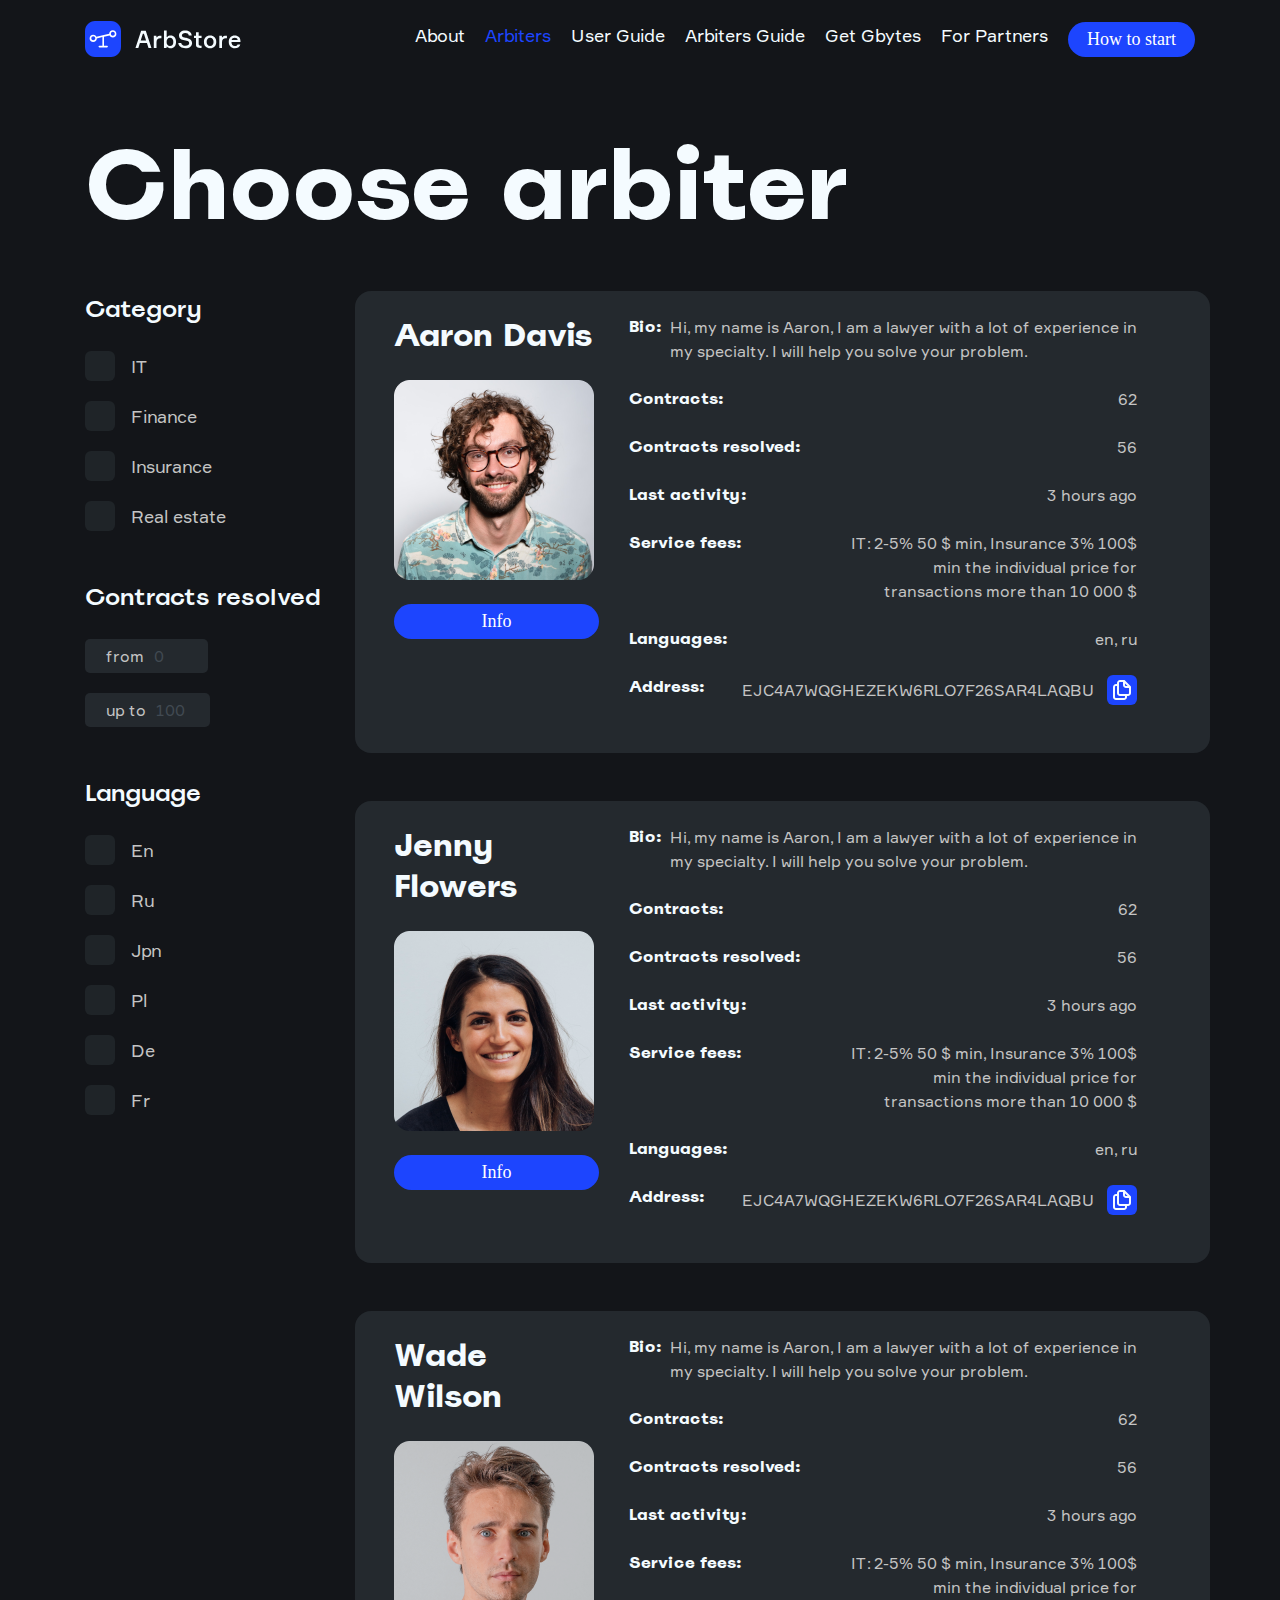
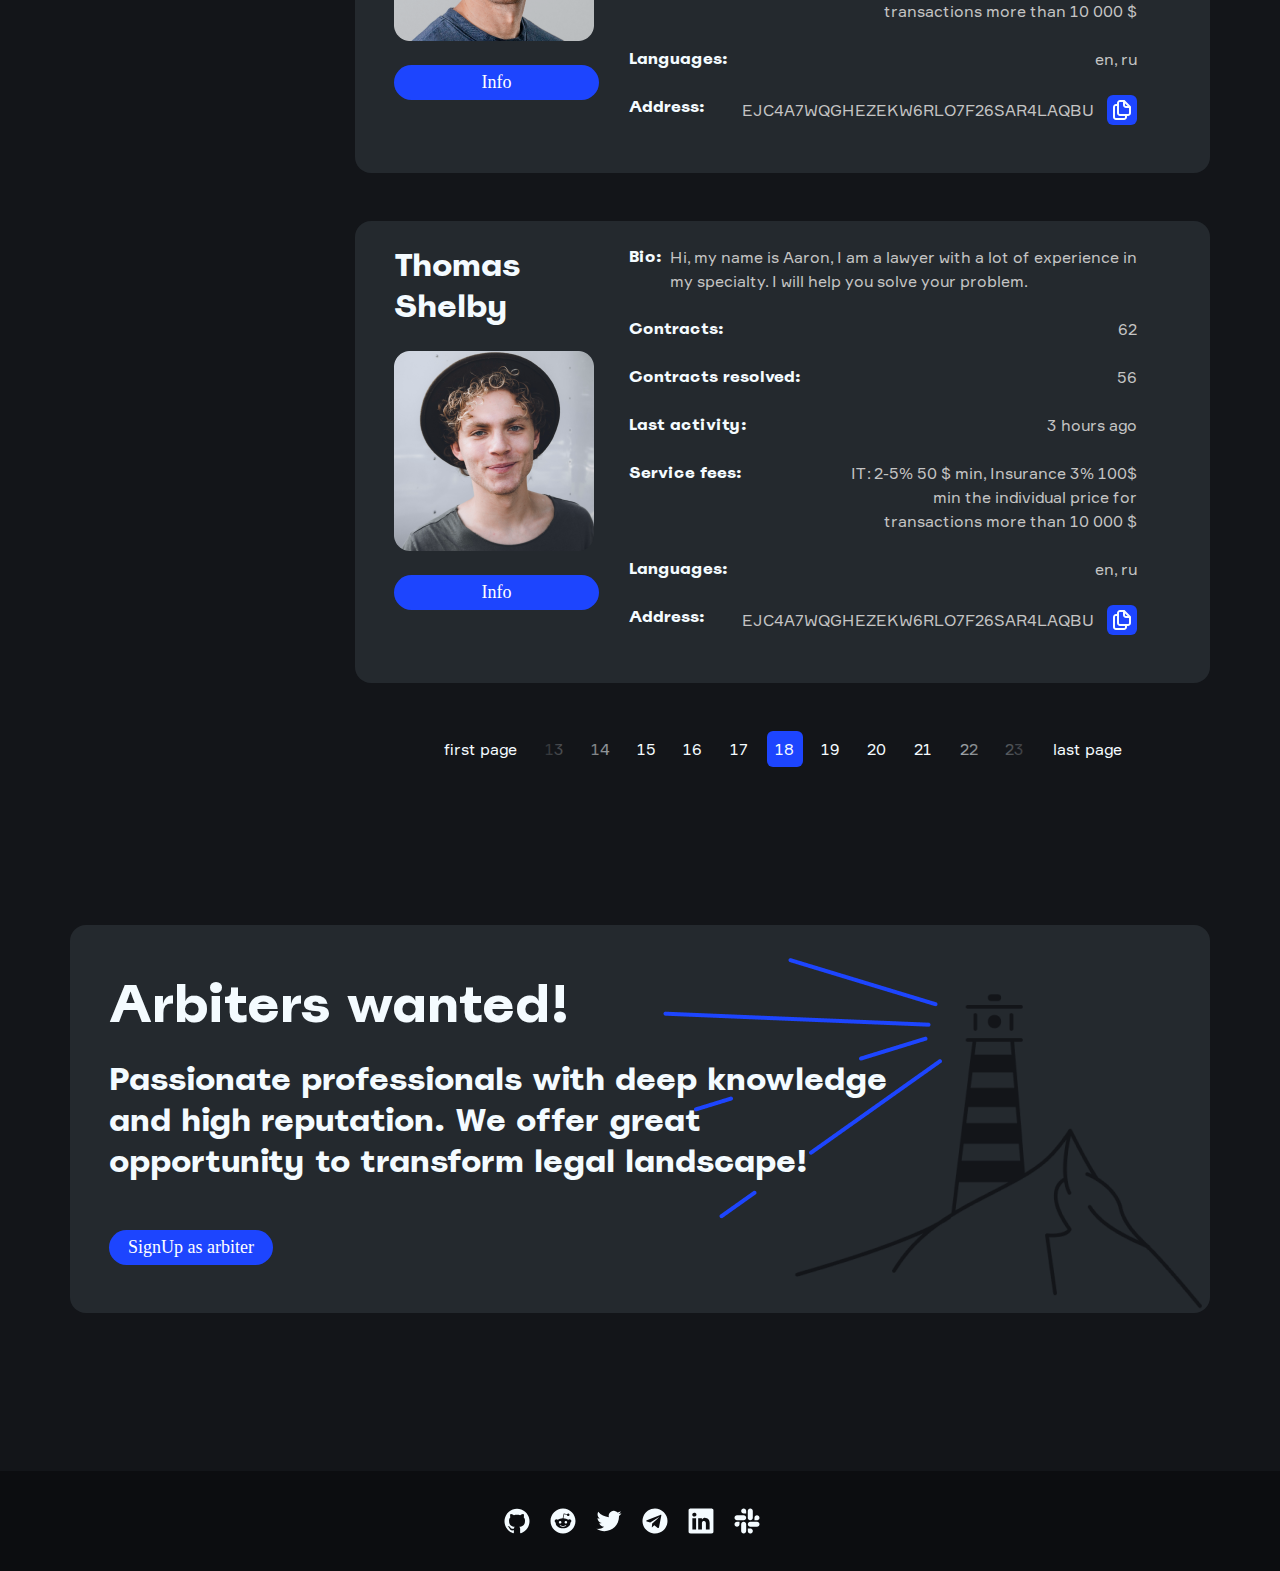
<file: verstka/arbiters.html>
<!DOCTYPE html>
<html lang="en">
<head>
    <meta charset="UTF-8">
    <meta name="viewport" content="width=device-width, initial-scale=1"/>
    <title>About</title>
    <link rel="stylesheet" href="css/bootstrap.min.css"/>
    <link rel="stylesheet" href="css/slick.css"/>
    <link rel="stylesheet" href="css/slick-theme.css"/>
    <link rel="stylesheet" href="css/lightbox.css"/>
    <link rel="stylesheet" href="css/jquery.fancybox.min.css"/>
    <link rel="stylesheet" href="css/style.css"/>
    <link rel="stylesheet" href="https://cdnjs.cloudflare.com/ajax/libs/font-awesome/5.14.0/css/all.min.css" integrity="sha512-1PKOgIY59xJ8Co8+NE6FZ+LOAZKjy+KY8iq0G4B3CyeY6wYHN3yt9PW0XpSriVlkMXe40PTKnXrLnZ9+fkDaog==" crossorigin="anonymous" />
</head>
<body>
<header>
    <div class="container">
        <div class="row mr-0 ml-0 align-items-center justify-content-between">
            <a href="index.html">
                <div class="logo">
                    <svg width="160" height="36" viewBox="0 0 160 36" fill="none" xmlns="http://www.w3.org/2000/svg">
                        <path d="M63.512 27L61.928 22.08H54.896L53.336 27H50.456L56.144 9.864H60.752L66.464 27H63.512ZM57.872 12.672L55.712 19.512H61.088L58.904 12.672H57.872ZM76.4259 14.784V17.304H75.3219C74.0739 17.304 73.1219 17.648 72.4659 18.336C71.8259 19.008 71.5059 19.992 71.5059 21.288V27H68.7939V14.784H71.4099V16.2H71.9859C72.6899 15.256 73.8259 14.784 75.3939 14.784H76.4259ZM85.7578 14.472C87.3738 14.472 88.6538 15.072 89.5978 16.272C90.5578 17.472 91.0378 19.008 91.0378 20.88C91.0378 22.752 90.5578 24.296 89.5978 25.512C88.6538 26.712 87.3738 27.312 85.7578 27.312C84.1578 27.312 82.9578 26.816 82.1578 25.824H81.5818V27H78.9658V9.552H81.6778V15.96H82.2538C83.0058 14.968 84.1738 14.472 85.7578 14.472ZM84.9898 25.008C86.0618 25.008 86.8858 24.632 87.4618 23.88C88.0378 23.112 88.3258 22.112 88.3258 20.88C88.3258 19.648 88.0378 18.656 87.4618 17.904C86.8858 17.152 86.0618 16.776 84.9898 16.776C83.8698 16.776 83.0218 17.168 82.4458 17.952C81.8858 18.736 81.6058 19.712 81.6058 20.88C81.6058 22.064 81.8858 23.048 82.4458 23.832C83.0218 24.616 83.8698 25.008 84.9898 25.008ZM106.708 14.376H103.78C103.428 12.84 102.228 12.072 100.18 12.072C99.2195 12.072 98.4275 12.272 97.8035 12.672C97.1955 13.072 96.8915 13.648 96.8915 14.4C96.8915 15.04 97.1075 15.52 97.5395 15.84C97.9875 16.144 98.6035 16.368 99.3875 16.512C99.4995 16.528 100.572 16.736 102.604 17.136C105.596 17.792 107.092 19.432 107.092 22.056C107.092 23.544 106.508 24.792 105.34 25.8C104.188 26.808 102.54 27.312 100.396 27.312C98.3475 27.312 96.6915 26.824 95.4275 25.848C94.1635 24.872 93.4515 23.584 93.2915 21.984H96.2195C96.5555 23.856 97.9875 24.792 100.516 24.792C101.62 24.792 102.508 24.568 103.18 24.12C103.852 23.656 104.188 23.008 104.188 22.176C104.188 21.424 103.964 20.856 103.516 20.472C103.084 20.088 102.444 19.808 101.596 19.632L98.2595 18.984C95.4115 18.44 93.9875 16.936 93.9875 14.472C93.9875 13.048 94.5395 11.872 95.6435 10.944C96.7475 10.016 98.2755 9.552 100.228 9.552C102.036 9.552 103.516 9.992 104.668 10.872C105.836 11.736 106.516 12.904 106.708 14.376ZM113.686 14.784H116.566V17.088H113.686V23.04C113.686 24.112 114.31 24.648 115.558 24.648H116.566V27H115.51C114.038 27 112.91 26.728 112.126 26.184C111.358 25.64 110.974 24.712 110.974 23.4V17.088H109.03V14.784H110.974V11.232H113.686V14.784ZM120.589 16.272C121.709 15.072 123.213 14.472 125.101 14.472C126.989 14.472 128.485 15.072 129.589 16.272C130.709 17.456 131.269 18.992 131.269 20.88C131.269 22.784 130.709 24.336 129.589 25.536C128.485 26.72 126.989 27.312 125.101 27.312C123.213 27.312 121.709 26.72 120.589 25.536C119.485 24.336 118.933 22.784 118.933 20.88C118.933 18.992 119.485 17.456 120.589 16.272ZM122.533 23.832C123.125 24.616 123.981 25.008 125.101 25.008C126.221 25.008 127.077 24.616 127.669 23.832C128.261 23.032 128.557 22.048 128.557 20.88C128.557 19.728 128.261 18.76 127.669 17.976C127.077 17.176 126.221 16.776 125.101 16.776C123.981 16.776 123.125 17.176 122.533 17.976C121.941 18.76 121.645 19.728 121.645 20.88C121.645 22.048 121.941 23.032 122.533 23.832ZM141.934 14.784V17.304H140.83C139.582 17.304 138.63 17.648 137.974 18.336C137.334 19.008 137.014 19.992 137.014 21.288V27H134.302V14.784H136.918V16.2H137.494C138.198 15.256 139.334 14.784 140.902 14.784H141.934ZM155.466 20.208V21.12H146.442C146.522 23.712 147.666 25.008 149.874 25.008C151.266 25.008 152.154 24.488 152.538 23.448H155.298C155.058 24.632 154.474 25.576 153.546 26.28C152.618 26.968 151.386 27.312 149.85 27.312C147.962 27.312 146.474 26.712 145.386 25.512C144.298 24.312 143.754 22.744 143.754 20.808C143.754 18.888 144.29 17.352 145.362 16.2C146.45 15.048 147.922 14.472 149.778 14.472C151.538 14.472 152.914 15.016 153.906 16.104C154.914 17.176 155.434 18.544 155.466 20.208ZM149.754 16.632C147.994 16.632 146.93 17.456 146.562 19.104H152.682C152.586 18.384 152.29 17.792 151.794 17.328C151.298 16.864 150.618 16.632 149.754 16.632Z" fill="#F4FBFF"/>
                        <path d="M10 0H26C31.5 0 36 4.5 36 10V26C36 31.5 31.5 36 26 36H10C4.5 36 0 31.5 0 26V10C0 4.5 4.5 0 10 0Z" fill="#1D45FE"/>
                        <path d="M27.7996 9.2002C25.7996 9.2002 24.1996 10.8002 24.1996 12.8002L11.3996 15.8002C10.7996 14.6002 9.59961 13.8002 8.19961 13.8002C6.19961 13.8002 4.59961 15.4002 4.59961 17.4002C4.59961 19.4002 6.19961 21.0002 8.19961 21.0002C10.1996 21.0002 11.7996 19.4002 11.7996 17.4002L17.3996 16.1002V24.8002H14.2996C13.8996 24.8002 13.4996 25.2002 13.4996 25.6002C13.4996 26.0002 13.8996 26.4002 14.2996 26.4002H22.0996C22.5996 26.4002 22.8996 26.0002 22.8996 25.6002C22.8996 25.1002 22.4996 24.8002 22.0996 24.8002H18.9996V15.8002L24.5996 14.5002C25.1996 15.7002 26.3996 16.5002 27.7996 16.5002C29.7996 16.5002 31.3996 14.9002 31.3996 12.9002C31.3996 10.8002 29.7996 9.2002 27.7996 9.2002ZM8.29961 19.2002C7.19961 19.2002 6.29961 18.3002 6.29961 17.2002C6.29961 16.1002 7.19961 15.2002 8.29961 15.2002C9.39961 15.2002 10.2996 16.1002 10.2996 17.2002C10.1996 18.3002 9.29961 19.2002 8.29961 19.2002ZM27.7996 14.7002C26.6996 14.7002 25.8996 13.8002 25.8996 12.7002C25.8996 11.6002 26.7996 10.8002 27.7996 10.8002C28.8996 10.8002 29.7996 11.7002 29.7996 12.7002C29.7996 13.8002 28.8996 14.7002 27.7996 14.7002Z" fill="white"/>
                    </svg>
                </div>
            </a>
            <div class="mobBottomMenu d-flex d-lg-none">
                <svg width="30" height="21" viewBox="0 0 30 21" fill="none" xmlns="http://www.w3.org/2000/svg">
                    <path fill-rule="evenodd" clip-rule="evenodd" d="M30 2C30 2.55228 29.5523 3 29 3H1C0.447715 3 0 2.55228 0 2V1C0 0.447715 0.447716 0 1 0H29C29.5523 0 30 0.447715 30 1V2Z" fill="white"/>
                    <path fill-rule="evenodd" clip-rule="evenodd" d="M30 11C30 11.5523 29.5523 12 29 12H1C0.447715 12 0 11.5523 0 11V10C0 9.44772 0.447716 9 1 9H29C29.5523 9 30 9.44772 30 10V11Z" fill="white"/>
                    <path fill-rule="evenodd" clip-rule="evenodd" d="M30 20C30 20.5523 29.5523 21 29 21H1C0.447715 21 0 20.5523 0 20V19C0 18.4477 0.447716 18 1 18H29C29.5523 18 30 18.4477 30 19V20Z" fill="white"/>
                </svg>
            </div>
            <div class="topMenuWrap">
                <ul>
                    <li class="f-18">
                        <a class="color-1" href="about.html">About</a>
                    </li>
                    <li class="f-18">
                        <a class="color-1 active" href="arbiters.html">Arbiters</a>
                    </li>
                    <li class="f-18">
                        <a class="color-1" href="guide.html">User Guide</a>
                    </li>
                    <li class="f-18">
                        <a class="color-1" href="arb-guide.html">Arbiters Guide</a>
                    </li>
                    <li class="f-18">
                        <a class="color-1" href="gbytes.html">Get Gbytes</a>
                    </li>
                    <li class="f-18">
                        <a class="color-1" href="#">For Partners</a>
                    </li>
                    <li class="f-18">
                        <div class="button small f-18" data-target="registration">
                            How to start
                        </div>
                    </li>
                </ul>
                <div class="row justify-content-center align-items-center d-flex d-lg-none">
                    <a href="" class="mr-3 mb-3 mb-lg-0">
                        <svg width="30" height="30" viewBox="0 0 30 30" fill="none" xmlns="http://www.w3.org/2000/svg">
                            <path d="M15 2.80859C12.0319 2.80872 9.16061 3.86499 6.89999 5.7884C4.63937 7.71182 3.13691 10.3769 2.66145 13.3067C2.18599 16.2365 2.76856 19.2399 4.30491 21.7795C5.84126 24.3191 8.23114 26.2292 11.0469 27.168C11.6719 27.2774 11.9063 26.9024 11.9063 26.5742C11.9063 26.2773 11.8907 25.293 11.8907 24.2461C8.75003 24.8242 7.93753 23.4805 7.68753 22.7774C7.41013 22.0935 6.97038 21.4875 6.40628 21.0117C5.96878 20.7773 5.34378 20.1992 6.39065 20.1836C6.79038 20.227 7.17377 20.3661 7.50832 20.5891C7.84288 20.8121 8.11874 21.1125 8.31253 21.4648C8.4835 21.772 8.71338 22.0423 8.98902 22.2605C9.26466 22.4786 9.58063 22.6402 9.91882 22.736C10.257 22.8318 10.6108 22.8599 10.9599 22.8187C11.309 22.7776 11.6465 22.6679 11.9531 22.4961C12.0072 21.8606 12.2905 21.2665 12.75 20.8243C9.96878 20.5118 7.06253 19.4336 7.06253 14.6524C7.04497 13.4101 7.50339 12.2081 8.34378 11.293C7.96164 10.2133 8.00635 9.02836 8.46878 7.98051C8.46878 7.98051 9.51562 7.65237 11.9063 9.26176C13.9516 8.69922 16.1109 8.69922 18.1563 9.26176C20.5469 7.63676 21.5938 7.98051 21.5938 7.98051C22.0563 9.02835 22.101 10.2133 21.7188 11.293C22.5617 12.2065 23.0205 13.4095 23 14.6524C23 19.4492 20.0781 20.5118 17.2969 20.8243C17.5952 21.1266 17.825 21.4896 17.9706 21.8886C18.1161 22.2877 18.1742 22.7133 18.1407 23.1368C18.1407 24.8087 18.125 26.1524 18.125 26.5743C18.125 26.9024 18.3594 27.293 18.9844 27.168C21.7952 26.2216 24.1782 24.3071 25.708 21.7662C27.2379 19.2253 27.8149 16.2234 27.3361 13.2964C26.8574 10.3694 25.354 7.70781 23.0944 5.78673C20.8347 3.86566 17.9659 2.81014 15 2.80859Z" fill="#F4FBFF"/>
                        </svg>
                    </a>
                    <a href="" class="mr-3 mb-3 mb-lg-0">
                        <svg width="30" height="30" viewBox="0 0 30 30" fill="none" xmlns="http://www.w3.org/2000/svg">
                            <path fill-rule="evenodd" clip-rule="evenodd" d="M27.5 15C27.5 21.9036 21.9036 27.5 15 27.5C8.09644 27.5 2.5 21.9036 2.5 15C2.5 8.09644 8.09644 2.5 15 2.5C21.9036 2.5 27.5 8.09644 27.5 15ZM21.5186 13.1802C22.5181 13.1802 23.3384 13.9857 23.3384 15C23.3384 15.7457 22.891 16.3871 22.2646 16.6707C22.2943 16.8495 22.3093 17.0436 22.3093 17.2227C22.3093 20.0417 19.0426 22.3092 15.0151 22.3092C10.9877 22.3092 7.72094 20.0267 7.72094 17.2227C7.72094 17.0286 7.73568 16.8495 7.76571 16.6707C7.139 16.3871 6.69163 15.7607 6.69163 15.015C6.69163 14.0154 7.49712 13.1952 8.51142 13.1952C8.98362 13.1945 9.43783 13.3762 9.7793 13.7023C11.0472 12.7923 12.7925 12.2106 14.7315 12.1509L15.6566 7.79531C15.6713 7.70578 15.7161 7.63126 15.7906 7.5865C15.8504 7.54173 15.9399 7.52672 16.0294 7.54173L19.0573 8.18318C19.2661 7.75054 19.7138 7.4522 20.2209 7.4522C20.9369 7.4522 21.5186 8.03387 21.5186 8.74983C21.5186 9.46607 20.9369 10.0477 20.2209 10.0477C19.5197 10.0477 18.9531 9.49582 18.923 8.80961L16.2082 8.22794L15.373 12.1361C17.2823 12.2106 18.9978 12.7923 20.2507 13.6873C20.5788 13.374 21.0264 13.1802 21.5186 13.1802ZM12.1363 15C11.42 15 10.8384 15.5816 10.8384 16.2976C10.8384 17.0136 11.42 17.6102 12.1363 17.5955C12.8522 17.5955 13.4339 17.0136 13.4339 16.2976C13.4339 15.5816 12.8522 15 12.1363 15ZM15.0151 20.6982C15.5073 20.6982 17.2078 20.6384 18.1028 19.7434C18.2221 19.6091 18.2221 19.4003 18.1028 19.266C17.9685 19.132 17.7597 19.132 17.6254 19.266C17.0735 19.8329 15.8654 20.0267 15.0151 20.0267C14.1649 20.0267 12.9715 19.8329 12.4046 19.266C12.2703 19.132 12.0615 19.132 11.9272 19.266C11.7932 19.4003 11.7932 19.6091 11.9272 19.7434C12.8075 20.6234 14.508 20.6982 15.0151 20.6982ZM16.5663 16.3126C16.5663 17.0286 17.148 17.6102 17.864 17.6102C18.5802 17.6102 19.1619 17.0136 19.1619 16.3126C19.1619 15.5967 18.5802 15.015 17.864 15.015C17.148 15.015 16.5663 15.5967 16.5663 16.3126Z" fill="#F4FBFF"/>
                        </svg>
                    </a>
                    <a href="" class="mr-3 mb-3 mb-lg-0">
                        <svg width="30" height="30" viewBox="0 0 30 30" fill="none" xmlns="http://www.w3.org/2000/svg">
                            <path d="M27.5 7.24977C26.5604 7.65739 25.5668 7.92685 24.55 8.04977C25.6227 7.40892 26.4266 6.40075 26.8125 5.21227C25.8044 5.81235 24.701 6.23514 23.55 6.46227C22.7807 5.62799 21.7562 5.07264 20.6373 4.88334C19.5183 4.69403 18.3682 4.88147 17.3672 5.41626C16.3663 5.95105 15.5712 6.80294 15.1066 7.83832C14.6419 8.8737 14.5341 10.034 14.8 11.1373C12.7618 11.0342 10.7681 10.5035 8.94832 9.5796C7.12859 8.65574 5.52356 7.35939 4.2375 5.77477C3.78642 6.56248 3.5494 7.45455 3.55 8.36227C3.5484 9.20525 3.75527 10.0355 4.15219 10.7792C4.54912 11.5229 5.12377 12.1569 5.825 12.6248C5.00997 12.6026 4.21236 12.3839 3.5 11.9873V12.0498C3.50611 13.2309 3.91999 14.3736 4.67164 15.2847C5.42329 16.1958 6.46657 16.8193 7.625 17.0498C7.17907 17.1855 6.71609 17.257 6.25 17.2623C5.92736 17.2585 5.60553 17.2292 5.2875 17.1748C5.61739 18.1908 6.25578 19.0787 7.11384 19.715C7.97191 20.3512 9.00697 20.7042 10.075 20.7248C8.2715 22.1439 6.04485 22.9183 3.75 22.9248C3.33217 22.9261 2.91467 22.9011 2.5 22.8498C4.84304 24.3626 7.57352 25.1657 10.3625 25.1623C12.2871 25.1823 14.1964 24.8185 15.9789 24.0924C17.7614 23.3662 19.3813 22.2921 20.744 20.9329C22.1067 19.5737 23.185 17.9565 23.9157 16.1759C24.6464 14.3953 25.015 12.4869 25 10.5623C25 10.3498 25 10.1248 25 9.89977C25.9809 9.16829 26.8268 8.27155 27.5 7.24977Z" fill="#F4FBFF"/>
                        </svg>
                    </a>
                    <a href="" class="mr-3 mb-3 mb-lg-0">
                        <svg width="30" height="30" viewBox="0 0 30 30" fill="none" xmlns="http://www.w3.org/2000/svg">
                            <path d="M14.9922 2.5C12.5199 2.5 10.1032 3.23311 8.04757 4.60663C5.99195 5.98015 4.38979 7.93238 3.4437 10.2165C2.4976 12.5005 2.25006 15.0139 2.73238 17.4386C3.21469 19.8634 4.4052 22.0907 6.15336 23.8388C7.90152 25.587 10.1288 26.7775 12.5536 27.2598C14.9783 27.7421 17.4917 27.4946 19.7757 26.5485C22.0598 25.6024 24.012 24.0002 25.3856 21.9446C26.7591 19.889 27.4922 17.4723 27.4922 15C27.4923 13.3584 27.1691 11.7329 26.541 10.2163C25.9128 8.69966 24.9921 7.32162 23.8313 6.16086C22.6706 5.0001 21.2925 4.07936 19.7759 3.45123C18.2593 2.82309 16.6338 2.49986 14.9922 2.5ZM18.9666 21.4406C18.9198 21.5572 18.8486 21.6626 18.7578 21.7495C18.667 21.8364 18.5586 21.9028 18.44 21.9445C18.3214 21.9861 18.1953 22.0018 18.0701 21.9907C17.9449 21.9796 17.8235 21.9418 17.7141 21.88L14.3207 19.2432L12.1428 21.2525C12.0923 21.2898 12.0332 21.3139 11.9709 21.3224C11.9087 21.3309 11.8453 21.3236 11.7866 21.3012L12.2041 17.5656L12.2175 17.5762L12.226 17.5024C12.226 17.5024 18.3322 11.9431 18.581 11.7062C18.8328 11.4699 18.7497 11.4187 18.7497 11.4187C18.7641 11.1305 18.2978 11.4187 18.2978 11.4187L10.2072 16.6237L6.83783 15.4762C6.83783 15.4762 6.32033 15.2906 6.27158 14.8825C6.22033 14.4775 6.85469 14.2575 6.85469 14.2575L20.2509 8.93561C20.2509 8.93561 21.3522 8.44496 21.3522 9.2575L18.9666 21.4406Z" fill="#F4FBFF"/>
                        </svg>
                    </a>
                    <a href="" class="mr-3 mb-3 mb-lg-0">
                        <svg width="30" height="30" viewBox="0 0 30 30" fill="none" xmlns="http://www.w3.org/2000/svg">
                            <path d="M25.5867 2.50017H4.41172C4.17369 2.49687 3.93734 2.54048 3.71618 2.62853C3.49501 2.71657 3.29335 2.84733 3.12272 3.01331C2.95208 3.1793 2.81582 3.37728 2.72171 3.59594C2.6276 3.81459 2.57748 4.04965 2.57422 4.28767V25.7127C2.57748 25.9507 2.6276 26.1858 2.72171 26.4044C2.81582 26.6231 2.95208 26.821 3.12272 26.987C3.29335 27.153 3.49501 27.2838 3.71618 27.3718C3.93734 27.4599 4.17369 27.5035 4.41172 27.5002H25.5867C25.8247 27.5035 26.0611 27.4599 26.2823 27.3718C26.5034 27.2838 26.7051 27.153 26.8757 26.987C27.0464 26.821 27.1826 26.6231 27.2767 26.4044C27.3708 26.1858 27.421 25.9507 27.4242 25.7127V4.28767C27.421 4.04965 27.3708 3.81459 27.2767 3.59594C27.1826 3.37728 27.0464 3.1793 26.8757 3.01331C26.7051 2.84733 26.5034 2.71657 26.2823 2.62853C26.0611 2.54048 25.8247 2.49687 25.5867 2.50017ZM10.1117 23.4252H6.36172V12.1752H10.1117V23.4252ZM8.23672 10.6002C7.71955 10.6002 7.22356 10.3947 6.85786 10.029C6.49216 9.66334 6.28672 9.16735 6.28672 8.65017C6.28672 8.133 6.49216 7.63701 6.85786 7.27132C7.22356 6.90562 7.71955 6.70017 8.23672 6.70017C8.51134 6.66903 8.78944 6.69624 9.05281 6.78003C9.31619 6.86382 9.55889 7.00229 9.76504 7.18638C9.97119 7.37047 10.1361 7.59602 10.2491 7.84828C10.362 8.10053 10.4204 8.3738 10.4204 8.65017C10.4204 8.92655 10.362 9.19982 10.2491 9.45207C10.1361 9.70433 9.97119 9.92988 9.76504 10.114C9.55889 10.2981 9.31619 10.4365 9.05281 10.5203C8.78944 10.6041 8.51134 10.6313 8.23672 10.6002ZM23.6367 23.4252H19.8867V17.3877C19.8867 15.8752 19.3492 14.8877 17.9867 14.8877C17.565 14.8908 17.1545 15.023 16.8103 15.2666C16.4661 15.5103 16.2048 15.8535 16.0617 16.2502C15.9639 16.544 15.9215 16.8534 15.9367 17.1627V23.4127H12.1867C12.1867 23.4127 12.1867 13.1877 12.1867 12.1627H15.9367V13.7502C16.2774 13.1591 16.7729 12.6721 17.3698 12.3417C17.9667 12.0113 18.6424 11.85 19.3242 11.8752C21.8242 11.8752 23.6367 13.4877 23.6367 16.9502V23.4252Z" fill="#F4FBFF"/>
                        </svg>
                    </a>
                    <a href="" class="mr-3 mb-3 mb-lg-0">
                        <svg width="30" height="30" viewBox="0 0 30 30" fill="none" xmlns="http://www.w3.org/2000/svg">
                            <path d="M2.5 18.3375C2.5 19.0005 2.76339 19.6364 3.23223 20.1053C3.70107 20.5741 4.33696 20.8375 5 20.8375C5.66304 20.8375 6.29893 20.5741 6.76777 20.1053C7.23661 19.6364 7.5 19.0005 7.5 18.3375V15.8375H5C4.33696 15.8375 3.70107 16.1009 3.23223 16.5697C2.76339 17.0386 2.5 17.6745 2.5 18.3375ZM18.3 14.1625C18.963 14.1625 19.5989 13.8991 20.0678 13.4303C20.5366 12.9614 20.8 12.3255 20.8 11.6625V5C20.8 4.33696 20.5366 3.70107 20.0678 3.23223C19.5989 2.76339 18.963 2.5 18.3 2.5C17.637 2.5 17.0011 2.76339 16.5322 3.23223C16.0634 3.70107 15.8 4.33696 15.8 5V11.6625C15.8 11.9929 15.8655 12.3201 15.9927 12.625C16.1199 12.93 16.3062 13.2067 16.541 13.4392C16.7759 13.6716 17.0544 13.8553 17.3606 13.9794C17.6668 14.1036 17.9946 14.1658 18.325 14.1625H18.3ZM27.45 11.6625C27.45 10.9995 27.1866 10.3636 26.7178 9.89473C26.2489 9.42589 25.613 9.1625 24.95 9.1625C24.287 9.1625 23.6511 9.42589 23.1822 9.89473C22.7134 10.3636 22.45 10.9995 22.45 11.6625V14.1625H24.95C25.2825 14.1692 25.613 14.1094 25.9221 13.9867C26.2312 13.8641 26.5127 13.681 26.7502 13.4482C26.9876 13.2154 27.1763 12.9375 27.305 12.6309C27.4338 12.3243 27.5001 11.9951 27.5 11.6625H27.45ZM11.675 15.8375C11.012 15.8375 10.3761 16.1009 9.90723 16.5697C9.43839 17.0386 9.175 17.6745 9.175 18.3375V25C9.175 25.663 9.43839 26.2989 9.90723 26.7678C10.3761 27.2366 11.012 27.5 11.675 27.5C12.338 27.5 12.9739 27.2366 13.4428 26.7678C13.9116 26.2989 14.175 25.663 14.175 25V18.3375C14.175 17.6745 13.9116 17.0386 13.4428 16.5697C12.9739 16.1009 12.338 15.8375 11.675 15.8375ZM18.325 22.5H15.825V25C15.825 25.4945 15.9716 25.9778 16.2463 26.3889C16.521 26.8 16.9115 27.1205 17.3683 27.3097C17.8251 27.4989 18.3278 27.5484 18.8127 27.452C19.2977 27.3555 19.7431 27.1174 20.0928 26.7678C20.4424 26.4181 20.6805 25.9727 20.777 25.4877C20.8734 25.0028 20.8239 24.5001 20.6347 24.0433C20.4455 23.5865 20.125 23.196 19.7139 22.9213C19.3028 22.6466 18.8195 22.5 18.325 22.5ZM25 15.8375H18.325C17.662 15.8375 17.0261 16.1009 16.5572 16.5697C16.0884 17.0386 15.825 17.6745 15.825 18.3375C15.825 19.0005 16.0884 19.6364 16.5572 20.1053C17.0261 20.5741 17.662 20.8375 18.325 20.8375H25C25.663 20.8375 26.2989 20.5741 26.7678 20.1053C27.2366 19.6364 27.5 19.0005 27.5 18.3375C27.5 17.6745 27.2366 17.0386 26.7678 16.5697C26.2989 16.1009 25.663 15.8375 25 15.8375ZM11.675 9.1625H5C4.33696 9.1625 3.70107 9.42589 3.23223 9.89473C2.76339 10.3636 2.5 10.9995 2.5 11.6625C2.5 12.3255 2.76339 12.9614 3.23223 13.4303C3.70107 13.8991 4.33696 14.1625 5 14.1625H11.675C12.338 14.1625 12.9739 13.8991 13.4428 13.4303C13.9116 12.9614 14.175 12.3255 14.175 11.6625C14.175 10.9995 13.9116 10.3636 13.4428 9.89473C12.9739 9.42589 12.338 9.1625 11.675 9.1625ZM11.675 2.5C11.012 2.5 10.3761 2.76339 9.90723 3.23223C9.43839 3.70107 9.175 4.33696 9.175 5C9.175 5.66304 9.43839 6.29893 9.90723 6.76777C10.3761 7.23661 11.012 7.5 11.675 7.5H14.175V5C14.175 4.33696 13.9116 3.70107 13.4428 3.23223C12.9739 2.76339 12.338 2.5 11.675 2.5Z" fill="#F4FBFF"/>
                        </svg>
                    </a>
                </div>
            </div>
        </div>
    </div>
</header>
<main class="mt-5">
    <div class="container pb-5">
        <h1 class="f-98 ff-2b mb-5">
            Choose arbiter
        </h1>
        <div class="row d-flex d-lg-none mb-5 mr-0 ml-0">
            <div class="button small f-18" data-id="mobFilter">
                Filters
                <svg width="24" height="24" viewBox="0 0 24 24" fill="none" xmlns="http://www.w3.org/2000/svg">
                    <path d="M9.82 16.9765L21 16.9765C21.2652 16.9765 21.5196 16.8711 21.7071 16.6836C21.8946 16.496 22 16.2417 22 15.9765C22 15.7113 21.8946 15.4569 21.7071 15.2694C21.5196 15.0818 21.2652 14.9765 21 14.9765L9.82 14.9765C9.6098 14.3973 9.22637 13.8969 8.72183 13.5433C8.2173 13.1897 7.61612 13 7 13C6.38388 13 5.7827 13.1897 5.27817 13.5433C4.77363 13.8969 4.39021 14.3973 4.18 14.9765L3 14.9765C2.73478 14.9765 2.48043 15.0818 2.29289 15.2694C2.10536 15.4569 2 15.7113 2 15.9765C2 16.2417 2.10536 16.496 2.29289 16.6836C2.48043 16.8711 2.73478 16.9765 3 16.9765L4.18 16.9765C4.3902 17.5556 4.77363 18.056 5.27817 18.4096C5.7827 18.7633 6.38388 18.953 7 18.953C7.61612 18.953 8.2173 18.7633 8.72183 18.4096C9.22637 18.056 9.6098 17.5556 9.82 16.9765ZM6 15.9765C6 15.7787 6.05865 15.5854 6.16853 15.4209C6.27841 15.2565 6.43459 15.1283 6.61732 15.0526C6.80004 14.9769 7.00111 14.9571 7.19509 14.9957C7.38907 15.0343 7.56725 15.1295 7.70711 15.2694C7.84696 15.4092 7.9422 15.5874 7.98078 15.7814C8.01937 15.9754 7.99957 16.1764 7.92388 16.3592C7.84819 16.5419 7.72002 16.6981 7.55557 16.8079C7.39112 16.9178 7.19778 16.9765 7 16.9765C6.73478 16.9765 6.48043 16.8711 6.29289 16.6836C6.10536 16.496 6 16.2417 6 15.9765ZM17.82 9.97648L21 9.97648C21.2652 9.97648 21.5196 9.87112 21.7071 9.68358C21.8946 9.49605 22 9.24169 22 8.97648C22 8.71126 21.8946 8.45691 21.7071 8.26937C21.5196 8.08183 21.2652 7.97648 21 7.97648L17.82 7.97648C17.6098 7.39732 17.2264 6.89694 16.7218 6.54332C16.2173 6.1897 15.6161 6 15 6C14.3839 6 13.7827 6.1897 13.2782 6.54332C12.7736 6.89694 12.3902 7.39732 12.18 7.97648L3 7.97648C2.73478 7.97648 2.48043 8.08183 2.29289 8.26937C2.10536 8.45691 2 8.71126 2 8.97648C2 9.24169 2.10536 9.49605 2.29289 9.68358C2.48043 9.87112 2.73478 9.97648 3 9.97648L12.18 9.97648C12.3902 10.5556 12.7736 11.056 13.2782 11.4096C13.7827 11.7633 14.3839 11.953 15 11.953C15.6161 11.953 16.2173 11.7633 16.7218 11.4096C17.2264 11.056 17.6098 10.5556 17.82 9.97648ZM14 8.97648C14 8.77869 14.0586 8.58536 14.1685 8.42091C14.2784 8.25646 14.4346 8.12828 14.6173 8.0526C14.8 7.97691 15.0011 7.95711 15.1951 7.99569C15.3891 8.03428 15.5673 8.12952 15.7071 8.26937C15.847 8.40922 15.9422 8.58741 15.9808 8.78139C16.0194 8.97537 15.9996 9.17643 15.9239 9.35916C15.8482 9.54189 15.72 9.69806 15.5556 9.80795C15.3911 9.91783 15.1978 9.97648 15 9.97648C14.7348 9.97648 14.4804 9.87112 14.2929 9.68358C14.1054 9.49605 14 9.24169 14 8.97648Z" fill="#F4FBFF"/>
                </svg>
            </div>
        </div>
        <div class="row">
            <div id="mobFilter" class="col-lg-3">
                <div class="filterWrap">
                    <div class="closePopupButton d-flex d-lg-none" data-id="mobFilter">
                        <svg width="24" height="25" viewBox="0 0 24 25" fill="none" xmlns="http://www.w3.org/2000/svg">
                            <path fill-rule="evenodd" clip-rule="evenodd" d="M22.9594 2.24691C23.35 2.63743 23.35 3.2706 22.9594 3.66112L3.16046 23.4601C2.76993 23.8506 2.13677 23.8506 1.74624 23.4601L1.03914 22.753C0.648614 22.3625 0.648614 21.7293 1.03914 21.3388L20.8381 1.5398C21.2287 1.14928 21.8618 1.14928 22.2523 1.5398L22.9594 2.24691Z" fill="white"/>
                            <path fill-rule="evenodd" clip-rule="evenodd" d="M22.2521 23.4604C21.8616 23.8509 21.2284 23.8509 20.8379 23.4604L1.03891 3.66143C0.648387 3.27091 0.648387 2.63775 1.03891 2.24722L1.74602 1.54011C2.13654 1.14959 2.76971 1.14959 3.16023 1.54012L22.9592 21.3391C23.3497 21.7296 23.3497 22.3628 22.9592 22.7533L22.2521 23.4604Z" fill="white"/>
                        </svg>
                    </div>
                    <div class="filterCategory mb-5">
                        <div class="filterCatName mb-4 f-24 ff-2">
                            Category
                        </div>
                        <label class="labelCheck">
                            <input type="checkbox" class="d-none">
                            <div class="checkArrow mr-3">
                                <svg width="16" height="12" viewBox="0 0 16 12" fill="none" xmlns="http://www.w3.org/2000/svg">
                                    <path d="M15.2688 0.810683C15.1681 0.709143 15.0483 0.628549 14.9163 0.57355C14.7843 0.518551 14.6427 0.490234 14.4997 0.490234C14.3566 0.490234 14.2151 0.518551 14.083 0.57355C13.951 0.628549 13.8312 0.709143 13.7305 0.810683L5.65966 8.89235L2.26883 5.49068C2.16426 5.38967 2.04083 5.31025 1.90557 5.25695C1.77031 5.20364 1.62587 5.1775 1.48051 5.18002C1.33515 5.18253 1.1917 5.21365 1.05837 5.2716C0.925034 5.32956 0.804419 5.4132 0.703411 5.51777C0.602402 5.62233 0.522979 5.74577 0.469675 5.88103C0.41637 6.01629 0.390229 6.16072 0.392744 6.30608C0.395259 6.45145 0.426381 6.59489 0.484332 6.72823C0.542283 6.86156 0.625929 6.98217 0.730494 7.08318L4.89049 11.2432C4.9912 11.3447 5.11102 11.4253 5.24304 11.4803C5.37505 11.5353 5.51665 11.5636 5.65966 11.5636C5.80267 11.5636 5.94427 11.5353 6.07629 11.4803C6.2083 11.4253 6.32812 11.3447 6.42883 11.2432L15.2688 2.40318C15.3788 2.30174 15.4665 2.17861 15.5266 2.04157C15.5866 1.90453 15.6176 1.75654 15.6176 1.60693C15.6176 1.45732 15.5866 1.30933 15.5266 1.17229C15.4665 1.03525 15.3788 0.912128 15.2688 0.810683Z" fill="#F4FBFF"/>
                                </svg>
                            </div>
                            <div class="color-2 f-18">
                                IT
                            </div>
                        </label>
                        <label class="labelCheck">
                            <input type="checkbox" class="d-none">
                            <div class="checkArrow mr-3">
                                <svg width="16" height="12" viewBox="0 0 16 12" fill="none" xmlns="http://www.w3.org/2000/svg">
                                    <path d="M15.2688 0.810683C15.1681 0.709143 15.0483 0.628549 14.9163 0.57355C14.7843 0.518551 14.6427 0.490234 14.4997 0.490234C14.3566 0.490234 14.2151 0.518551 14.083 0.57355C13.951 0.628549 13.8312 0.709143 13.7305 0.810683L5.65966 8.89235L2.26883 5.49068C2.16426 5.38967 2.04083 5.31025 1.90557 5.25695C1.77031 5.20364 1.62587 5.1775 1.48051 5.18002C1.33515 5.18253 1.1917 5.21365 1.05837 5.2716C0.925034 5.32956 0.804419 5.4132 0.703411 5.51777C0.602402 5.62233 0.522979 5.74577 0.469675 5.88103C0.41637 6.01629 0.390229 6.16072 0.392744 6.30608C0.395259 6.45145 0.426381 6.59489 0.484332 6.72823C0.542283 6.86156 0.625929 6.98217 0.730494 7.08318L4.89049 11.2432C4.9912 11.3447 5.11102 11.4253 5.24304 11.4803C5.37505 11.5353 5.51665 11.5636 5.65966 11.5636C5.80267 11.5636 5.94427 11.5353 6.07629 11.4803C6.2083 11.4253 6.32812 11.3447 6.42883 11.2432L15.2688 2.40318C15.3788 2.30174 15.4665 2.17861 15.5266 2.04157C15.5866 1.90453 15.6176 1.75654 15.6176 1.60693C15.6176 1.45732 15.5866 1.30933 15.5266 1.17229C15.4665 1.03525 15.3788 0.912128 15.2688 0.810683Z" fill="#F4FBFF"/>
                                </svg>
                            </div>
                            <div class="color-2 f-18">
                                Finance
                            </div>
                        </label>
                        <label class="labelCheck">
                            <input type="checkbox" class="d-none">
                            <div class="checkArrow mr-3">
                                <svg width="16" height="12" viewBox="0 0 16 12" fill="none" xmlns="http://www.w3.org/2000/svg">
                                    <path d="M15.2688 0.810683C15.1681 0.709143 15.0483 0.628549 14.9163 0.57355C14.7843 0.518551 14.6427 0.490234 14.4997 0.490234C14.3566 0.490234 14.2151 0.518551 14.083 0.57355C13.951 0.628549 13.8312 0.709143 13.7305 0.810683L5.65966 8.89235L2.26883 5.49068C2.16426 5.38967 2.04083 5.31025 1.90557 5.25695C1.77031 5.20364 1.62587 5.1775 1.48051 5.18002C1.33515 5.18253 1.1917 5.21365 1.05837 5.2716C0.925034 5.32956 0.804419 5.4132 0.703411 5.51777C0.602402 5.62233 0.522979 5.74577 0.469675 5.88103C0.41637 6.01629 0.390229 6.16072 0.392744 6.30608C0.395259 6.45145 0.426381 6.59489 0.484332 6.72823C0.542283 6.86156 0.625929 6.98217 0.730494 7.08318L4.89049 11.2432C4.9912 11.3447 5.11102 11.4253 5.24304 11.4803C5.37505 11.5353 5.51665 11.5636 5.65966 11.5636C5.80267 11.5636 5.94427 11.5353 6.07629 11.4803C6.2083 11.4253 6.32812 11.3447 6.42883 11.2432L15.2688 2.40318C15.3788 2.30174 15.4665 2.17861 15.5266 2.04157C15.5866 1.90453 15.6176 1.75654 15.6176 1.60693C15.6176 1.45732 15.5866 1.30933 15.5266 1.17229C15.4665 1.03525 15.3788 0.912128 15.2688 0.810683Z" fill="#F4FBFF"/>
                                </svg>
                            </div>
                            <div class="color-2 f-18">
                                Insurance
                            </div>
                        </label>
                        <label class="labelCheck">
                            <input type="checkbox" class="d-none">
                            <div class="checkArrow mr-3">
                                <svg width="16" height="12" viewBox="0 0 16 12" fill="none" xmlns="http://www.w3.org/2000/svg">
                                    <path d="M15.2688 0.810683C15.1681 0.709143 15.0483 0.628549 14.9163 0.57355C14.7843 0.518551 14.6427 0.490234 14.4997 0.490234C14.3566 0.490234 14.2151 0.518551 14.083 0.57355C13.951 0.628549 13.8312 0.709143 13.7305 0.810683L5.65966 8.89235L2.26883 5.49068C2.16426 5.38967 2.04083 5.31025 1.90557 5.25695C1.77031 5.20364 1.62587 5.1775 1.48051 5.18002C1.33515 5.18253 1.1917 5.21365 1.05837 5.2716C0.925034 5.32956 0.804419 5.4132 0.703411 5.51777C0.602402 5.62233 0.522979 5.74577 0.469675 5.88103C0.41637 6.01629 0.390229 6.16072 0.392744 6.30608C0.395259 6.45145 0.426381 6.59489 0.484332 6.72823C0.542283 6.86156 0.625929 6.98217 0.730494 7.08318L4.89049 11.2432C4.9912 11.3447 5.11102 11.4253 5.24304 11.4803C5.37505 11.5353 5.51665 11.5636 5.65966 11.5636C5.80267 11.5636 5.94427 11.5353 6.07629 11.4803C6.2083 11.4253 6.32812 11.3447 6.42883 11.2432L15.2688 2.40318C15.3788 2.30174 15.4665 2.17861 15.5266 2.04157C15.5866 1.90453 15.6176 1.75654 15.6176 1.60693C15.6176 1.45732 15.5866 1.30933 15.5266 1.17229C15.4665 1.03525 15.3788 0.912128 15.2688 0.810683Z" fill="#F4FBFF"/>
                                </svg>
                            </div>
                            <div class="color-2 f-18">
                                Real estate
                            </div>
                        </label>
                    </div>
                    <div class="filterCategory mb-5">
                        <div class="filterCatName mb-4 f-24 ff-2">
                            Contracts resolved
                        </div>
                        <div class="filterInpBlock">
                            <div class="filterInp bgc-1 radius-1">
                                <div class="color-2 mr-2">
                                    from
                                </div>
                                <input placeholder="0" type="text" max="100">
                            </div>
                        </div>
                        <div class="filterInpBlock">
                            <div class="filterInp bgc-1 radius-1">
                                <div class="color-2 mr-2">
                                    up to
                                </div>
                                <input placeholder="100" type="text" max="100">
                            </div>
                        </div>
                    </div>
                    <div class="filterCategory mb-5">
                        <div class="filterCatName mb-4 f-24 ff-2">
                            Language
                        </div>
                        <label class="labelCheck">
                            <input type="checkbox" class="d-none">
                            <div class="checkArrow mr-3">
                                <svg width="16" height="12" viewBox="0 0 16 12" fill="none" xmlns="http://www.w3.org/2000/svg">
                                    <path d="M15.2688 0.810683C15.1681 0.709143 15.0483 0.628549 14.9163 0.57355C14.7843 0.518551 14.6427 0.490234 14.4997 0.490234C14.3566 0.490234 14.2151 0.518551 14.083 0.57355C13.951 0.628549 13.8312 0.709143 13.7305 0.810683L5.65966 8.89235L2.26883 5.49068C2.16426 5.38967 2.04083 5.31025 1.90557 5.25695C1.77031 5.20364 1.62587 5.1775 1.48051 5.18002C1.33515 5.18253 1.1917 5.21365 1.05837 5.2716C0.925034 5.32956 0.804419 5.4132 0.703411 5.51777C0.602402 5.62233 0.522979 5.74577 0.469675 5.88103C0.41637 6.01629 0.390229 6.16072 0.392744 6.30608C0.395259 6.45145 0.426381 6.59489 0.484332 6.72823C0.542283 6.86156 0.625929 6.98217 0.730494 7.08318L4.89049 11.2432C4.9912 11.3447 5.11102 11.4253 5.24304 11.4803C5.37505 11.5353 5.51665 11.5636 5.65966 11.5636C5.80267 11.5636 5.94427 11.5353 6.07629 11.4803C6.2083 11.4253 6.32812 11.3447 6.42883 11.2432L15.2688 2.40318C15.3788 2.30174 15.4665 2.17861 15.5266 2.04157C15.5866 1.90453 15.6176 1.75654 15.6176 1.60693C15.6176 1.45732 15.5866 1.30933 15.5266 1.17229C15.4665 1.03525 15.3788 0.912128 15.2688 0.810683Z" fill="#F4FBFF"/>
                                </svg>
                            </div>
                            <div class="color-2 f-18">
                                En
                            </div>
                        </label>
                        <label class="labelCheck">
                            <input type="checkbox" class="d-none">
                            <div class="checkArrow mr-3">
                                <svg width="16" height="12" viewBox="0 0 16 12" fill="none" xmlns="http://www.w3.org/2000/svg">
                                    <path d="M15.2688 0.810683C15.1681 0.709143 15.0483 0.628549 14.9163 0.57355C14.7843 0.518551 14.6427 0.490234 14.4997 0.490234C14.3566 0.490234 14.2151 0.518551 14.083 0.57355C13.951 0.628549 13.8312 0.709143 13.7305 0.810683L5.65966 8.89235L2.26883 5.49068C2.16426 5.38967 2.04083 5.31025 1.90557 5.25695C1.77031 5.20364 1.62587 5.1775 1.48051 5.18002C1.33515 5.18253 1.1917 5.21365 1.05837 5.2716C0.925034 5.32956 0.804419 5.4132 0.703411 5.51777C0.602402 5.62233 0.522979 5.74577 0.469675 5.88103C0.41637 6.01629 0.390229 6.16072 0.392744 6.30608C0.395259 6.45145 0.426381 6.59489 0.484332 6.72823C0.542283 6.86156 0.625929 6.98217 0.730494 7.08318L4.89049 11.2432C4.9912 11.3447 5.11102 11.4253 5.24304 11.4803C5.37505 11.5353 5.51665 11.5636 5.65966 11.5636C5.80267 11.5636 5.94427 11.5353 6.07629 11.4803C6.2083 11.4253 6.32812 11.3447 6.42883 11.2432L15.2688 2.40318C15.3788 2.30174 15.4665 2.17861 15.5266 2.04157C15.5866 1.90453 15.6176 1.75654 15.6176 1.60693C15.6176 1.45732 15.5866 1.30933 15.5266 1.17229C15.4665 1.03525 15.3788 0.912128 15.2688 0.810683Z" fill="#F4FBFF"/>
                                </svg>
                            </div>
                            <div class="color-2 f-18">
                                Ru
                            </div>
                        </label>
                        <label class="labelCheck">
                            <input type="checkbox" class="d-none">
                            <div class="checkArrow mr-3">
                                <svg width="16" height="12" viewBox="0 0 16 12" fill="none" xmlns="http://www.w3.org/2000/svg">
                                    <path d="M15.2688 0.810683C15.1681 0.709143 15.0483 0.628549 14.9163 0.57355C14.7843 0.518551 14.6427 0.490234 14.4997 0.490234C14.3566 0.490234 14.2151 0.518551 14.083 0.57355C13.951 0.628549 13.8312 0.709143 13.7305 0.810683L5.65966 8.89235L2.26883 5.49068C2.16426 5.38967 2.04083 5.31025 1.90557 5.25695C1.77031 5.20364 1.62587 5.1775 1.48051 5.18002C1.33515 5.18253 1.1917 5.21365 1.05837 5.2716C0.925034 5.32956 0.804419 5.4132 0.703411 5.51777C0.602402 5.62233 0.522979 5.74577 0.469675 5.88103C0.41637 6.01629 0.390229 6.16072 0.392744 6.30608C0.395259 6.45145 0.426381 6.59489 0.484332 6.72823C0.542283 6.86156 0.625929 6.98217 0.730494 7.08318L4.89049 11.2432C4.9912 11.3447 5.11102 11.4253 5.24304 11.4803C5.37505 11.5353 5.51665 11.5636 5.65966 11.5636C5.80267 11.5636 5.94427 11.5353 6.07629 11.4803C6.2083 11.4253 6.32812 11.3447 6.42883 11.2432L15.2688 2.40318C15.3788 2.30174 15.4665 2.17861 15.5266 2.04157C15.5866 1.90453 15.6176 1.75654 15.6176 1.60693C15.6176 1.45732 15.5866 1.30933 15.5266 1.17229C15.4665 1.03525 15.3788 0.912128 15.2688 0.810683Z" fill="#F4FBFF"/>
                                </svg>
                            </div>
                            <div class="color-2 f-18">
                                Jpn
                            </div>
                        </label>
                        <label class="labelCheck">
                            <input type="checkbox" class="d-none">
                            <div class="checkArrow mr-3">
                                <svg width="16" height="12" viewBox="0 0 16 12" fill="none" xmlns="http://www.w3.org/2000/svg">
                                    <path d="M15.2688 0.810683C15.1681 0.709143 15.0483 0.628549 14.9163 0.57355C14.7843 0.518551 14.6427 0.490234 14.4997 0.490234C14.3566 0.490234 14.2151 0.518551 14.083 0.57355C13.951 0.628549 13.8312 0.709143 13.7305 0.810683L5.65966 8.89235L2.26883 5.49068C2.16426 5.38967 2.04083 5.31025 1.90557 5.25695C1.77031 5.20364 1.62587 5.1775 1.48051 5.18002C1.33515 5.18253 1.1917 5.21365 1.05837 5.2716C0.925034 5.32956 0.804419 5.4132 0.703411 5.51777C0.602402 5.62233 0.522979 5.74577 0.469675 5.88103C0.41637 6.01629 0.390229 6.16072 0.392744 6.30608C0.395259 6.45145 0.426381 6.59489 0.484332 6.72823C0.542283 6.86156 0.625929 6.98217 0.730494 7.08318L4.89049 11.2432C4.9912 11.3447 5.11102 11.4253 5.24304 11.4803C5.37505 11.5353 5.51665 11.5636 5.65966 11.5636C5.80267 11.5636 5.94427 11.5353 6.07629 11.4803C6.2083 11.4253 6.32812 11.3447 6.42883 11.2432L15.2688 2.40318C15.3788 2.30174 15.4665 2.17861 15.5266 2.04157C15.5866 1.90453 15.6176 1.75654 15.6176 1.60693C15.6176 1.45732 15.5866 1.30933 15.5266 1.17229C15.4665 1.03525 15.3788 0.912128 15.2688 0.810683Z" fill="#F4FBFF"/>
                                </svg>
                            </div>
                            <div class="color-2 f-18">
                                Pl
                            </div>
                        </label>
                        <label class="labelCheck">
                            <input type="checkbox" class="d-none">
                            <div class="checkArrow mr-3">
                                <svg width="16" height="12" viewBox="0 0 16 12" fill="none" xmlns="http://www.w3.org/2000/svg">
                                    <path d="M15.2688 0.810683C15.1681 0.709143 15.0483 0.628549 14.9163 0.57355C14.7843 0.518551 14.6427 0.490234 14.4997 0.490234C14.3566 0.490234 14.2151 0.518551 14.083 0.57355C13.951 0.628549 13.8312 0.709143 13.7305 0.810683L5.65966 8.89235L2.26883 5.49068C2.16426 5.38967 2.04083 5.31025 1.90557 5.25695C1.77031 5.20364 1.62587 5.1775 1.48051 5.18002C1.33515 5.18253 1.1917 5.21365 1.05837 5.2716C0.925034 5.32956 0.804419 5.4132 0.703411 5.51777C0.602402 5.62233 0.522979 5.74577 0.469675 5.88103C0.41637 6.01629 0.390229 6.16072 0.392744 6.30608C0.395259 6.45145 0.426381 6.59489 0.484332 6.72823C0.542283 6.86156 0.625929 6.98217 0.730494 7.08318L4.89049 11.2432C4.9912 11.3447 5.11102 11.4253 5.24304 11.4803C5.37505 11.5353 5.51665 11.5636 5.65966 11.5636C5.80267 11.5636 5.94427 11.5353 6.07629 11.4803C6.2083 11.4253 6.32812 11.3447 6.42883 11.2432L15.2688 2.40318C15.3788 2.30174 15.4665 2.17861 15.5266 2.04157C15.5866 1.90453 15.6176 1.75654 15.6176 1.60693C15.6176 1.45732 15.5866 1.30933 15.5266 1.17229C15.4665 1.03525 15.3788 0.912128 15.2688 0.810683Z" fill="#F4FBFF"/>
                                </svg>
                            </div>
                            <div class="color-2 f-18">
                                De
                            </div>
                        </label>
                        <label class="labelCheck">
                            <input type="checkbox" class="d-none">
                            <div class="checkArrow mr-3">
                                <svg width="16" height="12" viewBox="0 0 16 12" fill="none" xmlns="http://www.w3.org/2000/svg">
                                    <path d="M15.2688 0.810683C15.1681 0.709143 15.0483 0.628549 14.9163 0.57355C14.7843 0.518551 14.6427 0.490234 14.4997 0.490234C14.3566 0.490234 14.2151 0.518551 14.083 0.57355C13.951 0.628549 13.8312 0.709143 13.7305 0.810683L5.65966 8.89235L2.26883 5.49068C2.16426 5.38967 2.04083 5.31025 1.90557 5.25695C1.77031 5.20364 1.62587 5.1775 1.48051 5.18002C1.33515 5.18253 1.1917 5.21365 1.05837 5.2716C0.925034 5.32956 0.804419 5.4132 0.703411 5.51777C0.602402 5.62233 0.522979 5.74577 0.469675 5.88103C0.41637 6.01629 0.390229 6.16072 0.392744 6.30608C0.395259 6.45145 0.426381 6.59489 0.484332 6.72823C0.542283 6.86156 0.625929 6.98217 0.730494 7.08318L4.89049 11.2432C4.9912 11.3447 5.11102 11.4253 5.24304 11.4803C5.37505 11.5353 5.51665 11.5636 5.65966 11.5636C5.80267 11.5636 5.94427 11.5353 6.07629 11.4803C6.2083 11.4253 6.32812 11.3447 6.42883 11.2432L15.2688 2.40318C15.3788 2.30174 15.4665 2.17861 15.5266 2.04157C15.5866 1.90453 15.6176 1.75654 15.6176 1.60693C15.6176 1.45732 15.5866 1.30933 15.5266 1.17229C15.4665 1.03525 15.3788 0.912128 15.2688 0.810683Z" fill="#F4FBFF"/>
                                </svg>
                            </div>
                            <div class="color-2 f-18">
                                Fr
                            </div>
                        </label>
                    </div>
                </div>
            </div>
            <div class="col-lg-9">
                <div class="row bgc-1 radius p-4 mb-5">
                    <div class="col-lg-4 cartBlockName">
                        <div class="f-32 ff-2b mb-4">
                            Aaron Davis
                        </div>
                        <div class="imgCart radius mb-4">
                            <img src="image/imgCart.png" alt="img">
                        </div>
                        <div class="button small f-18 text-center mb-4" data-fancybox data-type="ajax" href="cart.html">
                            Info
                        </div>
                    </div>
                    <div class="col-lg-8">
                        <div class="d-flex mb-4 flex-column flex-lg-row">
                            <div class="ff-2b mr-2">
                                Bio:
                            </div>
                            <div class="color-2">
                                Hi, my name is Aaron, I am a lawyer with a lot of experience in my specialty. I will help you solve your problem.
                            </div>
                        </div>
                        <div class="d-flex justify-content-between flex-column flex-lg-row mb-4">
                            <div class="ff-2b col-12 col-lg-5 pl-0">
                                Contracts:
                            </div>
                            <div class="color-2 text-left text-lg-right">
                                62
                            </div>
                        </div>
                        <div class="d-flex justify-content-between flex-column flex-lg-row mb-4">
                            <div class="ff-2b col-12 col-lg-5 pl-0">
                                Contracts resolved:
                            </div>
                            <div class="color-2 text-left text-lg-right">
                                56
                            </div>
                        </div>
                        <div class="d-flex justify-content-between flex-column flex-lg-row mb-4">
                            <div class="ff-2b col-12 col-lg-5 pl-0">
                                Last activity:
                            </div>
                            <div class="color-2 text-left text-lg-right">
                                3 hours ago
                            </div>
                        </div>
                        <div class="d-flex justify-content-between flex-column flex-lg-row mb-4">
                            <div class="ff-2b col-12 col-lg-5 pl-0">
                                Service fees:
                            </div>
                            <div class="color-2 text-left text-lg-right">
                                IT: 2-5% 50 $ min, Insurance 3% 100$ min the individual price for transactions more than 10 000 $
                            </div>
                        </div>
                        <div class="d-flex justify-content-between flex-column flex-lg-row mb-4">
                            <div class="ff-2b col-12 col-lg-5 pl-0">
                                Languages:
                            </div>
                            <div class="color-2 text-left text-lg-right">
                                en, ru
                            </div>
                        </div>
                        <div class="d-flex justify-content-between flex-column flex-lg-row mb-4">
                            <div class="addressName ff-2b pr-0 mr-3">
                                Address:
                            </div>
                            <div class="color-2 d-flex w-100">
                                <input class="addressCartInput w-100 text-left text-lg-right" type="text" readonly value="EJC4A7WQGHEZEKW6RLO7F26SAR4LAQBU">
                                <div class="clickCopy">
                                    <svg width="30" height="30" viewBox="0 0 30 30" fill="none" xmlns="http://www.w3.org/2000/svg">
                                        <rect width="30" height="30" rx="6" fill="#1D45FE"/>
                                        <path d="M24 11.94C23.9896 11.8481 23.9695 11.7576 23.94 11.67V11.58C23.8919 11.4772 23.8278 11.3827 23.75 11.3L17.75 5.3C17.6673 5.22222 17.5728 5.15808 17.47 5.11C17.4402 5.10576 17.4099 5.10576 17.38 5.11C17.2784 5.05174 17.1662 5.01434 17.05 5H13C12.2044 5 11.4413 5.31607 10.8787 5.87868C10.3161 6.44129 10 7.20435 10 8V9H9C8.20435 9 7.44129 9.31607 6.87868 9.87868C6.31607 10.4413 6 11.2044 6 12V22C6 22.7956 6.31607 23.5587 6.87868 24.1213C7.44129 24.6839 8.20435 25 9 25H17C17.7956 25 18.5587 24.6839 19.1213 24.1213C19.6839 23.5587 20 22.7956 20 22V21H21C21.7956 21 22.5587 20.6839 23.1213 20.1213C23.6839 19.5587 24 18.7956 24 18V12C24 12 24 12 24 11.94ZM18 8.41L20.59 11H19C18.7348 11 18.4804 10.8946 18.2929 10.7071C18.1054 10.5196 18 10.2652 18 10V8.41ZM18 22C18 22.2652 17.8946 22.5196 17.7071 22.7071C17.5196 22.8946 17.2652 23 17 23H9C8.73478 23 8.48043 22.8946 8.29289 22.7071C8.10536 22.5196 8 22.2652 8 22V12C8 11.7348 8.10536 11.4804 8.29289 11.2929C8.48043 11.1054 8.73478 11 9 11H10V18C10 18.7956 10.3161 19.5587 10.8787 20.1213C11.4413 20.6839 12.2044 21 13 21H18V22ZM22 18C22 18.2652 21.8946 18.5196 21.7071 18.7071C21.5196 18.8946 21.2652 19 21 19H13C12.7348 19 12.4804 18.8946 12.2929 18.7071C12.1054 18.5196 12 18.2652 12 18V8C12 7.73478 12.1054 7.48043 12.2929 7.29289C12.4804 7.10536 12.7348 7 13 7H16V10C16 10.7956 16.3161 11.5587 16.8787 12.1213C17.4413 12.6839 18.2044 13 19 13H22V18Z" fill="#F4FBFF"/>
                                    </svg>
                                </div>
                            </div>
                        </div>
                    </div>
                </div>
                <div class="row bgc-1 radius p-4 mb-5">
                    <div class="col-lg-4 cartBlockName">
                        <div class="f-32 ff-2b mb-4">
                            Jenny Flowers
                        </div>
                        <div class="imgCart radius mb-4">
                            <img src="image/imgCart1.png" alt="img">
                        </div>
                        <div class="button small f-18 text-center mb-4">
                            Info
                        </div>
                    </div>
                    <div class="col-lg-8">
                        <div class="d-flex mb-4 flex-column flex-lg-row">
                            <div class="ff-2b mr-2">
                                Bio:
                            </div>
                            <div class="color-2">
                                Hi, my name is Aaron, I am a lawyer with a lot of experience in my specialty. I will help you solve your problem.
                            </div>
                        </div>
                        <div class="d-flex justify-content-between flex-column flex-lg-row mb-4">
                            <div class="ff-2b col-12 col-lg-5 pl-0">
                                Contracts:
                            </div>
                            <div class="color-2 text-left text-lg-right">
                                62
                            </div>
                        </div>
                        <div class="d-flex justify-content-between flex-column flex-lg-row mb-4">
                            <div class="ff-2b col-12 col-lg-5 pl-0">
                                Contracts resolved:
                            </div>
                            <div class="color-2 text-left text-lg-right">
                                56
                            </div>
                        </div>
                        <div class="d-flex justify-content-between flex-column flex-lg-row mb-4">
                            <div class="ff-2b col-12 col-lg-5 pl-0">
                                Last activity:
                            </div>
                            <div class="color-2 text-left text-lg-right">
                                3 hours ago
                            </div>
                        </div>
                        <div class="d-flex justify-content-between flex-column flex-lg-row mb-4">
                            <div class="ff-2b col-12 col-lg-5 pl-0">
                                Service fees:
                            </div>
                            <div class="color-2 text-left text-lg-right">
                                IT: 2-5% 50 $ min, Insurance 3% 100$ min the individual price for transactions more than 10 000 $
                            </div>
                        </div>
                        <div class="d-flex justify-content-between flex-column flex-lg-row mb-4">
                            <div class="ff-2b col-12 col-lg-5 pl-0">
                                Languages:
                            </div>
                            <div class="color-2 text-left text-lg-right">
                                en, ru
                            </div>
                        </div>
                        <div class="d-flex justify-content-between flex-column flex-lg-row mb-4">
                            <div class="addressName ff-2b pr-0 mr-3">
                                Address:
                            </div>
                            <div class="color-2 d-flex w-100">
                                <input class="addressCartInput w-100 text-left text-lg-right" type="text" readonly value="EJC4A7WQGHEZEKW6RLO7F26SAR4LAQBU">
                                <div class="clickCopy">
                                    <svg width="30" height="30" viewBox="0 0 30 30" fill="none" xmlns="http://www.w3.org/2000/svg">
                                        <rect width="30" height="30" rx="6" fill="#1D45FE"/>
                                        <path d="M24 11.94C23.9896 11.8481 23.9695 11.7576 23.94 11.67V11.58C23.8919 11.4772 23.8278 11.3827 23.75 11.3L17.75 5.3C17.6673 5.22222 17.5728 5.15808 17.47 5.11C17.4402 5.10576 17.4099 5.10576 17.38 5.11C17.2784 5.05174 17.1662 5.01434 17.05 5H13C12.2044 5 11.4413 5.31607 10.8787 5.87868C10.3161 6.44129 10 7.20435 10 8V9H9C8.20435 9 7.44129 9.31607 6.87868 9.87868C6.31607 10.4413 6 11.2044 6 12V22C6 22.7956 6.31607 23.5587 6.87868 24.1213C7.44129 24.6839 8.20435 25 9 25H17C17.7956 25 18.5587 24.6839 19.1213 24.1213C19.6839 23.5587 20 22.7956 20 22V21H21C21.7956 21 22.5587 20.6839 23.1213 20.1213C23.6839 19.5587 24 18.7956 24 18V12C24 12 24 12 24 11.94ZM18 8.41L20.59 11H19C18.7348 11 18.4804 10.8946 18.2929 10.7071C18.1054 10.5196 18 10.2652 18 10V8.41ZM18 22C18 22.2652 17.8946 22.5196 17.7071 22.7071C17.5196 22.8946 17.2652 23 17 23H9C8.73478 23 8.48043 22.8946 8.29289 22.7071C8.10536 22.5196 8 22.2652 8 22V12C8 11.7348 8.10536 11.4804 8.29289 11.2929C8.48043 11.1054 8.73478 11 9 11H10V18C10 18.7956 10.3161 19.5587 10.8787 20.1213C11.4413 20.6839 12.2044 21 13 21H18V22ZM22 18C22 18.2652 21.8946 18.5196 21.7071 18.7071C21.5196 18.8946 21.2652 19 21 19H13C12.7348 19 12.4804 18.8946 12.2929 18.7071C12.1054 18.5196 12 18.2652 12 18V8C12 7.73478 12.1054 7.48043 12.2929 7.29289C12.4804 7.10536 12.7348 7 13 7H16V10C16 10.7956 16.3161 11.5587 16.8787 12.1213C17.4413 12.6839 18.2044 13 19 13H22V18Z" fill="#F4FBFF"/>
                                    </svg>
                                </div>
                            </div>
                        </div>
                    </div>
                </div>
                <div class="row bgc-1 radius p-4 mb-5">
                    <div class="col-lg-4 cartBlockName">
                        <div class="f-32 ff-2b mb-4">
                            Wade Wilson
                        </div>
                        <div class="imgCart radius mb-4">
                            <img src="image/imgCart2.png" alt="img">
                        </div>
                        <div class="button small f-18 text-center mb-4">
                            Info
                        </div>
                    </div>
                    <div class="col-lg-8">
                        <div class="d-flex mb-4 flex-column flex-lg-row">
                            <div class="ff-2b mr-2">
                                Bio:
                            </div>
                            <div class="color-2">
                                Hi, my name is Aaron, I am a lawyer with a lot of experience in my specialty. I will help you solve your problem.
                            </div>
                        </div>
                        <div class="d-flex justify-content-between flex-column flex-lg-row mb-4">
                            <div class="ff-2b col-12 col-lg-5 pl-0">
                                Contracts:
                            </div>
                            <div class="color-2 text-left text-lg-right">
                                62
                            </div>
                        </div>
                        <div class="d-flex justify-content-between flex-column flex-lg-row mb-4">
                            <div class="ff-2b col-12 col-lg-5 pl-0">
                                Contracts resolved:
                            </div>
                            <div class="color-2 text-left text-lg-right">
                                56
                            </div>
                        </div>
                        <div class="d-flex justify-content-between flex-column flex-lg-row mb-4">
                            <div class="ff-2b col-12 col-lg-5 pl-0">
                                Last activity:
                            </div>
                            <div class="color-2 text-left text-lg-right">
                                3 hours ago
                            </div>
                        </div>
                        <div class="d-flex justify-content-between flex-column flex-lg-row mb-4">
                            <div class="ff-2b col-12 col-lg-5 pl-0">
                                Service fees:
                            </div>
                            <div class="color-2 text-left text-lg-right">
                                IT: 2-5% 50 $ min, Insurance 3% 100$ min the individual price for transactions more than 10 000 $
                            </div>
                        </div>
                        <div class="d-flex justify-content-between flex-column flex-lg-row mb-4">
                            <div class="ff-2b col-12 col-lg-5 pl-0">
                                Languages:
                            </div>
                            <div class="color-2 text-left text-lg-right">
                                en, ru
                            </div>
                        </div>
                        <div class="d-flex justify-content-between flex-column flex-lg-row mb-4">
                            <div class="addressName ff-2b pr-0 mr-3">
                                Address:
                            </div>
                            <div class="color-2 d-flex w-100">
                                <input class="addressCartInput w-100 text-left text-lg-right" type="text" readonly value="EJC4A7WQGHEZEKW6RLO7F26SAR4LAQBU">
                                <div class="clickCopy">
                                    <svg width="30" height="30" viewBox="0 0 30 30" fill="none" xmlns="http://www.w3.org/2000/svg">
                                        <rect width="30" height="30" rx="6" fill="#1D45FE"/>
                                        <path d="M24 11.94C23.9896 11.8481 23.9695 11.7576 23.94 11.67V11.58C23.8919 11.4772 23.8278 11.3827 23.75 11.3L17.75 5.3C17.6673 5.22222 17.5728 5.15808 17.47 5.11C17.4402 5.10576 17.4099 5.10576 17.38 5.11C17.2784 5.05174 17.1662 5.01434 17.05 5H13C12.2044 5 11.4413 5.31607 10.8787 5.87868C10.3161 6.44129 10 7.20435 10 8V9H9C8.20435 9 7.44129 9.31607 6.87868 9.87868C6.31607 10.4413 6 11.2044 6 12V22C6 22.7956 6.31607 23.5587 6.87868 24.1213C7.44129 24.6839 8.20435 25 9 25H17C17.7956 25 18.5587 24.6839 19.1213 24.1213C19.6839 23.5587 20 22.7956 20 22V21H21C21.7956 21 22.5587 20.6839 23.1213 20.1213C23.6839 19.5587 24 18.7956 24 18V12C24 12 24 12 24 11.94ZM18 8.41L20.59 11H19C18.7348 11 18.4804 10.8946 18.2929 10.7071C18.1054 10.5196 18 10.2652 18 10V8.41ZM18 22C18 22.2652 17.8946 22.5196 17.7071 22.7071C17.5196 22.8946 17.2652 23 17 23H9C8.73478 23 8.48043 22.8946 8.29289 22.7071C8.10536 22.5196 8 22.2652 8 22V12C8 11.7348 8.10536 11.4804 8.29289 11.2929C8.48043 11.1054 8.73478 11 9 11H10V18C10 18.7956 10.3161 19.5587 10.8787 20.1213C11.4413 20.6839 12.2044 21 13 21H18V22ZM22 18C22 18.2652 21.8946 18.5196 21.7071 18.7071C21.5196 18.8946 21.2652 19 21 19H13C12.7348 19 12.4804 18.8946 12.2929 18.7071C12.1054 18.5196 12 18.2652 12 18V8C12 7.73478 12.1054 7.48043 12.2929 7.29289C12.4804 7.10536 12.7348 7 13 7H16V10C16 10.7956 16.3161 11.5587 16.8787 12.1213C17.4413 12.6839 18.2044 13 19 13H22V18Z" fill="#F4FBFF"/>
                                    </svg>
                                </div>
                            </div>
                        </div>
                    </div>
                </div>
                <div class="row bgc-1 radius p-4 mb-5">
                    <div class="col-lg-4 cartBlockName">
                        <div class="f-32 ff-2b mb-4">
                            Thomas Shelby
                        </div>
                        <div class="imgCart radius mb-4">
                            <img src="image/imgCart3.png" alt="img">
                        </div>
                        <div class="button small f-18 text-center mb-4">
                            Info
                        </div>
                    </div>
                    <div class="col-lg-8">
                        <div class="d-flex mb-4 flex-column flex-lg-row">
                            <div class="ff-2b mr-2">
                                Bio:
                            </div>
                            <div class="color-2">
                                Hi, my name is Aaron, I am a lawyer with a lot of experience in my specialty. I will help you solve your problem.
                            </div>
                        </div>
                        <div class="d-flex justify-content-between flex-column flex-lg-row mb-4">
                            <div class="ff-2b col-12 col-lg-5 pl-0">
                                Contracts:
                            </div>
                            <div class="color-2 text-left text-lg-right">
                                62
                            </div>
                        </div>
                        <div class="d-flex justify-content-between flex-column flex-lg-row mb-4">
                            <div class="ff-2b col-12 col-lg-5 pl-0">
                                Contracts resolved:
                            </div>
                            <div class="color-2 text-left text-lg-right">
                                56
                            </div>
                        </div>
                        <div class="d-flex justify-content-between flex-column flex-lg-row mb-4">
                            <div class="ff-2b col-12 col-lg-5 pl-0">
                                Last activity:
                            </div>
                            <div class="color-2 text-left text-lg-right">
                                3 hours ago
                            </div>
                        </div>
                        <div class="d-flex justify-content-between flex-column flex-lg-row mb-4">
                            <div class="ff-2b col-12 col-lg-5 pl-0">
                                Service fees:
                            </div>
                            <div class="color-2 text-left text-lg-right">
                                IT: 2-5% 50 $ min, Insurance 3% 100$ min the individual price for transactions more than 10 000 $
                            </div>
                        </div>
                        <div class="d-flex justify-content-between flex-column flex-lg-row mb-4">
                            <div class="ff-2b col-12 col-lg-5 pl-0">
                                Languages:
                            </div>
                            <div class="color-2 text-left text-lg-right">
                                en, ru
                            </div>
                        </div>
                        <div class="d-flex justify-content-between flex-column flex-lg-row mb-4">
                            <div class="addressName ff-2b pr-0 mr-3">
                                Address:
                            </div>
                            <div class="color-2 d-flex w-100">
                                <input class="addressCartInput w-100 text-left text-lg-right" type="text" readonly value="EJC4A7WQGHEZEKW6RLO7F26SAR4LAQBU">
                                <div class="clickCopy">
                                    <svg width="30" height="30" viewBox="0 0 30 30" fill="none" xmlns="http://www.w3.org/2000/svg">
                                        <rect width="30" height="30" rx="6" fill="#1D45FE"/>
                                        <path d="M24 11.94C23.9896 11.8481 23.9695 11.7576 23.94 11.67V11.58C23.8919 11.4772 23.8278 11.3827 23.75 11.3L17.75 5.3C17.6673 5.22222 17.5728 5.15808 17.47 5.11C17.4402 5.10576 17.4099 5.10576 17.38 5.11C17.2784 5.05174 17.1662 5.01434 17.05 5H13C12.2044 5 11.4413 5.31607 10.8787 5.87868C10.3161 6.44129 10 7.20435 10 8V9H9C8.20435 9 7.44129 9.31607 6.87868 9.87868C6.31607 10.4413 6 11.2044 6 12V22C6 22.7956 6.31607 23.5587 6.87868 24.1213C7.44129 24.6839 8.20435 25 9 25H17C17.7956 25 18.5587 24.6839 19.1213 24.1213C19.6839 23.5587 20 22.7956 20 22V21H21C21.7956 21 22.5587 20.6839 23.1213 20.1213C23.6839 19.5587 24 18.7956 24 18V12C24 12 24 12 24 11.94ZM18 8.41L20.59 11H19C18.7348 11 18.4804 10.8946 18.2929 10.7071C18.1054 10.5196 18 10.2652 18 10V8.41ZM18 22C18 22.2652 17.8946 22.5196 17.7071 22.7071C17.5196 22.8946 17.2652 23 17 23H9C8.73478 23 8.48043 22.8946 8.29289 22.7071C8.10536 22.5196 8 22.2652 8 22V12C8 11.7348 8.10536 11.4804 8.29289 11.2929C8.48043 11.1054 8.73478 11 9 11H10V18C10 18.7956 10.3161 19.5587 10.8787 20.1213C11.4413 20.6839 12.2044 21 13 21H18V22ZM22 18C22 18.2652 21.8946 18.5196 21.7071 18.7071C21.5196 18.8946 21.2652 19 21 19H13C12.7348 19 12.4804 18.8946 12.2929 18.7071C12.1054 18.5196 12 18.2652 12 18V8C12 7.73478 12.1054 7.48043 12.2929 7.29289C12.4804 7.10536 12.7348 7 13 7H16V10C16 10.7956 16.3161 11.5587 16.8787 12.1213C17.4413 12.6839 18.2044 13 19 13H22V18Z" fill="#F4FBFF"/>
                                    </svg>
                                </div>
                            </div>
                        </div>
                    </div>
                </div>
                <!--pagination-->
                <div class="row align-items-center justify-content-center">
                    <div class="pagiWrap">
                        <a class="color-1" href="">
                            <div class="prevPagi">
                                first page
                            </div>
                        </a>
                        <a class="color-1" href="">
                            <div class="pagiBlock">13</div>
                        </a>
                        <a class="color-1" href="">
                            <div class="pagiBlock">14</div>
                        </a>
                        <a class="color-1" href="">
                            <div class="pagiBlock">15</div>
                        </a>
                        <a class="color-1" href="">
                            <div class="pagiBlock">16</div>
                        </a>
                        <a class="color-1" href="">
                            <div class="pagiBlock">17</div>
                        </a>
                        <a class="color-1 active" href="">
                            <div class="pagiBlock active">18</div>
                        </a>
                        <a class="color-1" href="">
                            <div class="pagiBlock">19</div>
                        </a>
                        <a class="color-1" href="">
                            <div class="pagiBlock">20</div>
                        </a>
                        <a class="color-1" href="">
                            <div class="pagiBlock">21</div>
                        </a>
                        <a class="color-1" href="">
                            <div class="pagiBlock">22</div>
                        </a>
                        <a class="color-1" href="">
                            <div class="pagiBlock m-0">23</div>
                        </a>
                        <a class="color-1" href="">
                            <div class="nextPagi">
                                last page
                            </div>
                        </a>
                    </div>
                </div>
                <!--end pagination-->
            </div>
        </div>
    </div>
    <div class="container mt-100 pb-5">
        <div class="row bgc-1 radius pr-4 pl-4 pt-5 pb-5 nobgMob bg-7">
            <div class="col-lg-9">
                <div class="f-52 ff-2b mb-4">
                    Arbiters wanted!
                </div>
                <div class="f-32 ff-2b mb-5">
                    Passionate professionals with deep knowledge and high reputation. We&nbsp;offer great opportunity to&nbsp;transform legal landscape!
                </div>
                <div class="d-flex align-items-center justify-content-center d-lg-none">
                    <img class="w-100" src="image/bg-7.png" alt="bg-7">
                </div>
                <div class="row mr-0 ml-0">
                    <div class="button small">
                        SignUp as arbiter
                    </div>
                </div>
            </div>
        </div>
    </div>
</main>
<footer class="mt-100">
    <div class="container">
        <div class="row justify-content-center align-items-center">
            <a href="" class="mr-3 mb-3 mb-lg-0">
                <svg width="30" height="30" viewBox="0 0 30 30" fill="none" xmlns="http://www.w3.org/2000/svg">
                    <path d="M15 2.80859C12.0319 2.80872 9.16061 3.86499 6.89999 5.7884C4.63937 7.71182 3.13691 10.3769 2.66145 13.3067C2.18599 16.2365 2.76856 19.2399 4.30491 21.7795C5.84126 24.3191 8.23114 26.2292 11.0469 27.168C11.6719 27.2774 11.9063 26.9024 11.9063 26.5742C11.9063 26.2773 11.8907 25.293 11.8907 24.2461C8.75003 24.8242 7.93753 23.4805 7.68753 22.7774C7.41013 22.0935 6.97038 21.4875 6.40628 21.0117C5.96878 20.7773 5.34378 20.1992 6.39065 20.1836C6.79038 20.227 7.17377 20.3661 7.50832 20.5891C7.84288 20.8121 8.11874 21.1125 8.31253 21.4648C8.4835 21.772 8.71338 22.0423 8.98902 22.2605C9.26466 22.4786 9.58063 22.6402 9.91882 22.736C10.257 22.8318 10.6108 22.8599 10.9599 22.8187C11.309 22.7776 11.6465 22.6679 11.9531 22.4961C12.0072 21.8606 12.2905 21.2665 12.75 20.8243C9.96878 20.5118 7.06253 19.4336 7.06253 14.6524C7.04497 13.4101 7.50339 12.2081 8.34378 11.293C7.96164 10.2133 8.00635 9.02836 8.46878 7.98051C8.46878 7.98051 9.51562 7.65237 11.9063 9.26176C13.9516 8.69922 16.1109 8.69922 18.1563 9.26176C20.5469 7.63676 21.5938 7.98051 21.5938 7.98051C22.0563 9.02835 22.101 10.2133 21.7188 11.293C22.5617 12.2065 23.0205 13.4095 23 14.6524C23 19.4492 20.0781 20.5118 17.2969 20.8243C17.5952 21.1266 17.825 21.4896 17.9706 21.8886C18.1161 22.2877 18.1742 22.7133 18.1407 23.1368C18.1407 24.8087 18.125 26.1524 18.125 26.5743C18.125 26.9024 18.3594 27.293 18.9844 27.168C21.7952 26.2216 24.1782 24.3071 25.708 21.7662C27.2379 19.2253 27.8149 16.2234 27.3361 13.2964C26.8574 10.3694 25.354 7.70781 23.0944 5.78673C20.8347 3.86566 17.9659 2.81014 15 2.80859Z" fill="#F4FBFF"/>
                </svg>
            </a>
            <a href="" class="mr-3 mb-3 mb-lg-0">
                <svg width="30" height="30" viewBox="0 0 30 30" fill="none" xmlns="http://www.w3.org/2000/svg">
                    <path fill-rule="evenodd" clip-rule="evenodd" d="M27.5 15C27.5 21.9036 21.9036 27.5 15 27.5C8.09644 27.5 2.5 21.9036 2.5 15C2.5 8.09644 8.09644 2.5 15 2.5C21.9036 2.5 27.5 8.09644 27.5 15ZM21.5186 13.1802C22.5181 13.1802 23.3384 13.9857 23.3384 15C23.3384 15.7457 22.891 16.3871 22.2646 16.6707C22.2943 16.8495 22.3093 17.0436 22.3093 17.2227C22.3093 20.0417 19.0426 22.3092 15.0151 22.3092C10.9877 22.3092 7.72094 20.0267 7.72094 17.2227C7.72094 17.0286 7.73568 16.8495 7.76571 16.6707C7.139 16.3871 6.69163 15.7607 6.69163 15.015C6.69163 14.0154 7.49712 13.1952 8.51142 13.1952C8.98362 13.1945 9.43783 13.3762 9.7793 13.7023C11.0472 12.7923 12.7925 12.2106 14.7315 12.1509L15.6566 7.79531C15.6713 7.70578 15.7161 7.63126 15.7906 7.5865C15.8504 7.54173 15.9399 7.52672 16.0294 7.54173L19.0573 8.18318C19.2661 7.75054 19.7138 7.4522 20.2209 7.4522C20.9369 7.4522 21.5186 8.03387 21.5186 8.74983C21.5186 9.46607 20.9369 10.0477 20.2209 10.0477C19.5197 10.0477 18.9531 9.49582 18.923 8.80961L16.2082 8.22794L15.373 12.1361C17.2823 12.2106 18.9978 12.7923 20.2507 13.6873C20.5788 13.374 21.0264 13.1802 21.5186 13.1802ZM12.1363 15C11.42 15 10.8384 15.5816 10.8384 16.2976C10.8384 17.0136 11.42 17.6102 12.1363 17.5955C12.8522 17.5955 13.4339 17.0136 13.4339 16.2976C13.4339 15.5816 12.8522 15 12.1363 15ZM15.0151 20.6982C15.5073 20.6982 17.2078 20.6384 18.1028 19.7434C18.2221 19.6091 18.2221 19.4003 18.1028 19.266C17.9685 19.132 17.7597 19.132 17.6254 19.266C17.0735 19.8329 15.8654 20.0267 15.0151 20.0267C14.1649 20.0267 12.9715 19.8329 12.4046 19.266C12.2703 19.132 12.0615 19.132 11.9272 19.266C11.7932 19.4003 11.7932 19.6091 11.9272 19.7434C12.8075 20.6234 14.508 20.6982 15.0151 20.6982ZM16.5663 16.3126C16.5663 17.0286 17.148 17.6102 17.864 17.6102C18.5802 17.6102 19.1619 17.0136 19.1619 16.3126C19.1619 15.5967 18.5802 15.015 17.864 15.015C17.148 15.015 16.5663 15.5967 16.5663 16.3126Z" fill="#F4FBFF"/>
                </svg>
            </a>
            <a href="" class="mr-3 mb-3 mb-lg-0">
                <svg width="30" height="30" viewBox="0 0 30 30" fill="none" xmlns="http://www.w3.org/2000/svg">
                    <path d="M27.5 7.24977C26.5604 7.65739 25.5668 7.92685 24.55 8.04977C25.6227 7.40892 26.4266 6.40075 26.8125 5.21227C25.8044 5.81235 24.701 6.23514 23.55 6.46227C22.7807 5.62799 21.7562 5.07264 20.6373 4.88334C19.5183 4.69403 18.3682 4.88147 17.3672 5.41626C16.3663 5.95105 15.5712 6.80294 15.1066 7.83832C14.6419 8.8737 14.5341 10.034 14.8 11.1373C12.7618 11.0342 10.7681 10.5035 8.94832 9.5796C7.12859 8.65574 5.52356 7.35939 4.2375 5.77477C3.78642 6.56248 3.5494 7.45455 3.55 8.36227C3.5484 9.20525 3.75527 10.0355 4.15219 10.7792C4.54912 11.5229 5.12377 12.1569 5.825 12.6248C5.00997 12.6026 4.21236 12.3839 3.5 11.9873V12.0498C3.50611 13.2309 3.91999 14.3736 4.67164 15.2847C5.42329 16.1958 6.46657 16.8193 7.625 17.0498C7.17907 17.1855 6.71609 17.257 6.25 17.2623C5.92736 17.2585 5.60553 17.2292 5.2875 17.1748C5.61739 18.1908 6.25578 19.0787 7.11384 19.715C7.97191 20.3512 9.00697 20.7042 10.075 20.7248C8.2715 22.1439 6.04485 22.9183 3.75 22.9248C3.33217 22.9261 2.91467 22.9011 2.5 22.8498C4.84304 24.3626 7.57352 25.1657 10.3625 25.1623C12.2871 25.1823 14.1964 24.8185 15.9789 24.0924C17.7614 23.3662 19.3813 22.2921 20.744 20.9329C22.1067 19.5737 23.185 17.9565 23.9157 16.1759C24.6464 14.3953 25.015 12.4869 25 10.5623C25 10.3498 25 10.1248 25 9.89977C25.9809 9.16829 26.8268 8.27155 27.5 7.24977Z" fill="#F4FBFF"/>
                </svg>
            </a>
            <a href="" class="mr-3 mb-3 mb-lg-0">
                <svg width="30" height="30" viewBox="0 0 30 30" fill="none" xmlns="http://www.w3.org/2000/svg">
                    <path d="M14.9922 2.5C12.5199 2.5 10.1032 3.23311 8.04757 4.60663C5.99195 5.98015 4.38979 7.93238 3.4437 10.2165C2.4976 12.5005 2.25006 15.0139 2.73238 17.4386C3.21469 19.8634 4.4052 22.0907 6.15336 23.8388C7.90152 25.587 10.1288 26.7775 12.5536 27.2598C14.9783 27.7421 17.4917 27.4946 19.7757 26.5485C22.0598 25.6024 24.012 24.0002 25.3856 21.9446C26.7591 19.889 27.4922 17.4723 27.4922 15C27.4923 13.3584 27.1691 11.7329 26.541 10.2163C25.9128 8.69966 24.9921 7.32162 23.8313 6.16086C22.6706 5.0001 21.2925 4.07936 19.7759 3.45123C18.2593 2.82309 16.6338 2.49986 14.9922 2.5ZM18.9666 21.4406C18.9198 21.5572 18.8486 21.6626 18.7578 21.7495C18.667 21.8364 18.5586 21.9028 18.44 21.9445C18.3214 21.9861 18.1953 22.0018 18.0701 21.9907C17.9449 21.9796 17.8235 21.9418 17.7141 21.88L14.3207 19.2432L12.1428 21.2525C12.0923 21.2898 12.0332 21.3139 11.9709 21.3224C11.9087 21.3309 11.8453 21.3236 11.7866 21.3012L12.2041 17.5656L12.2175 17.5762L12.226 17.5024C12.226 17.5024 18.3322 11.9431 18.581 11.7062C18.8328 11.4699 18.7497 11.4187 18.7497 11.4187C18.7641 11.1305 18.2978 11.4187 18.2978 11.4187L10.2072 16.6237L6.83783 15.4762C6.83783 15.4762 6.32033 15.2906 6.27158 14.8825C6.22033 14.4775 6.85469 14.2575 6.85469 14.2575L20.2509 8.93561C20.2509 8.93561 21.3522 8.44496 21.3522 9.2575L18.9666 21.4406Z" fill="#F4FBFF"/>
                </svg>
            </a>
            <a href="" class="mr-3 mb-3 mb-lg-0">
                <svg width="30" height="30" viewBox="0 0 30 30" fill="none" xmlns="http://www.w3.org/2000/svg">
                    <path d="M25.5867 2.50017H4.41172C4.17369 2.49687 3.93734 2.54048 3.71618 2.62853C3.49501 2.71657 3.29335 2.84733 3.12272 3.01331C2.95208 3.1793 2.81582 3.37728 2.72171 3.59594C2.6276 3.81459 2.57748 4.04965 2.57422 4.28767V25.7127C2.57748 25.9507 2.6276 26.1858 2.72171 26.4044C2.81582 26.6231 2.95208 26.821 3.12272 26.987C3.29335 27.153 3.49501 27.2838 3.71618 27.3718C3.93734 27.4599 4.17369 27.5035 4.41172 27.5002H25.5867C25.8247 27.5035 26.0611 27.4599 26.2823 27.3718C26.5034 27.2838 26.7051 27.153 26.8757 26.987C27.0464 26.821 27.1826 26.6231 27.2767 26.4044C27.3708 26.1858 27.421 25.9507 27.4242 25.7127V4.28767C27.421 4.04965 27.3708 3.81459 27.2767 3.59594C27.1826 3.37728 27.0464 3.1793 26.8757 3.01331C26.7051 2.84733 26.5034 2.71657 26.2823 2.62853C26.0611 2.54048 25.8247 2.49687 25.5867 2.50017ZM10.1117 23.4252H6.36172V12.1752H10.1117V23.4252ZM8.23672 10.6002C7.71955 10.6002 7.22356 10.3947 6.85786 10.029C6.49216 9.66334 6.28672 9.16735 6.28672 8.65017C6.28672 8.133 6.49216 7.63701 6.85786 7.27132C7.22356 6.90562 7.71955 6.70017 8.23672 6.70017C8.51134 6.66903 8.78944 6.69624 9.05281 6.78003C9.31619 6.86382 9.55889 7.00229 9.76504 7.18638C9.97119 7.37047 10.1361 7.59602 10.2491 7.84828C10.362 8.10053 10.4204 8.3738 10.4204 8.65017C10.4204 8.92655 10.362 9.19982 10.2491 9.45207C10.1361 9.70433 9.97119 9.92988 9.76504 10.114C9.55889 10.2981 9.31619 10.4365 9.05281 10.5203C8.78944 10.6041 8.51134 10.6313 8.23672 10.6002ZM23.6367 23.4252H19.8867V17.3877C19.8867 15.8752 19.3492 14.8877 17.9867 14.8877C17.565 14.8908 17.1545 15.023 16.8103 15.2666C16.4661 15.5103 16.2048 15.8535 16.0617 16.2502C15.9639 16.544 15.9215 16.8534 15.9367 17.1627V23.4127H12.1867C12.1867 23.4127 12.1867 13.1877 12.1867 12.1627H15.9367V13.7502C16.2774 13.1591 16.7729 12.6721 17.3698 12.3417C17.9667 12.0113 18.6424 11.85 19.3242 11.8752C21.8242 11.8752 23.6367 13.4877 23.6367 16.9502V23.4252Z" fill="#F4FBFF"/>
                </svg>
            </a>
            <a href="" class="mr-3 mb-3 mb-lg-0">
                <svg width="30" height="30" viewBox="0 0 30 30" fill="none" xmlns="http://www.w3.org/2000/svg">
                    <path d="M2.5 18.3375C2.5 19.0005 2.76339 19.6364 3.23223 20.1053C3.70107 20.5741 4.33696 20.8375 5 20.8375C5.66304 20.8375 6.29893 20.5741 6.76777 20.1053C7.23661 19.6364 7.5 19.0005 7.5 18.3375V15.8375H5C4.33696 15.8375 3.70107 16.1009 3.23223 16.5697C2.76339 17.0386 2.5 17.6745 2.5 18.3375ZM18.3 14.1625C18.963 14.1625 19.5989 13.8991 20.0678 13.4303C20.5366 12.9614 20.8 12.3255 20.8 11.6625V5C20.8 4.33696 20.5366 3.70107 20.0678 3.23223C19.5989 2.76339 18.963 2.5 18.3 2.5C17.637 2.5 17.0011 2.76339 16.5322 3.23223C16.0634 3.70107 15.8 4.33696 15.8 5V11.6625C15.8 11.9929 15.8655 12.3201 15.9927 12.625C16.1199 12.93 16.3062 13.2067 16.541 13.4392C16.7759 13.6716 17.0544 13.8553 17.3606 13.9794C17.6668 14.1036 17.9946 14.1658 18.325 14.1625H18.3ZM27.45 11.6625C27.45 10.9995 27.1866 10.3636 26.7178 9.89473C26.2489 9.42589 25.613 9.1625 24.95 9.1625C24.287 9.1625 23.6511 9.42589 23.1822 9.89473C22.7134 10.3636 22.45 10.9995 22.45 11.6625V14.1625H24.95C25.2825 14.1692 25.613 14.1094 25.9221 13.9867C26.2312 13.8641 26.5127 13.681 26.7502 13.4482C26.9876 13.2154 27.1763 12.9375 27.305 12.6309C27.4338 12.3243 27.5001 11.9951 27.5 11.6625H27.45ZM11.675 15.8375C11.012 15.8375 10.3761 16.1009 9.90723 16.5697C9.43839 17.0386 9.175 17.6745 9.175 18.3375V25C9.175 25.663 9.43839 26.2989 9.90723 26.7678C10.3761 27.2366 11.012 27.5 11.675 27.5C12.338 27.5 12.9739 27.2366 13.4428 26.7678C13.9116 26.2989 14.175 25.663 14.175 25V18.3375C14.175 17.6745 13.9116 17.0386 13.4428 16.5697C12.9739 16.1009 12.338 15.8375 11.675 15.8375ZM18.325 22.5H15.825V25C15.825 25.4945 15.9716 25.9778 16.2463 26.3889C16.521 26.8 16.9115 27.1205 17.3683 27.3097C17.8251 27.4989 18.3278 27.5484 18.8127 27.452C19.2977 27.3555 19.7431 27.1174 20.0928 26.7678C20.4424 26.4181 20.6805 25.9727 20.777 25.4877C20.8734 25.0028 20.8239 24.5001 20.6347 24.0433C20.4455 23.5865 20.125 23.196 19.7139 22.9213C19.3028 22.6466 18.8195 22.5 18.325 22.5ZM25 15.8375H18.325C17.662 15.8375 17.0261 16.1009 16.5572 16.5697C16.0884 17.0386 15.825 17.6745 15.825 18.3375C15.825 19.0005 16.0884 19.6364 16.5572 20.1053C17.0261 20.5741 17.662 20.8375 18.325 20.8375H25C25.663 20.8375 26.2989 20.5741 26.7678 20.1053C27.2366 19.6364 27.5 19.0005 27.5 18.3375C27.5 17.6745 27.2366 17.0386 26.7678 16.5697C26.2989 16.1009 25.663 15.8375 25 15.8375ZM11.675 9.1625H5C4.33696 9.1625 3.70107 9.42589 3.23223 9.89473C2.76339 10.3636 2.5 10.9995 2.5 11.6625C2.5 12.3255 2.76339 12.9614 3.23223 13.4303C3.70107 13.8991 4.33696 14.1625 5 14.1625H11.675C12.338 14.1625 12.9739 13.8991 13.4428 13.4303C13.9116 12.9614 14.175 12.3255 14.175 11.6625C14.175 10.9995 13.9116 10.3636 13.4428 9.89473C12.9739 9.42589 12.338 9.1625 11.675 9.1625ZM11.675 2.5C11.012 2.5 10.3761 2.76339 9.90723 3.23223C9.43839 3.70107 9.175 4.33696 9.175 5C9.175 5.66304 9.43839 6.29893 9.90723 6.76777C10.3761 7.23661 11.012 7.5 11.675 7.5H14.175V5C14.175 4.33696 13.9116 3.70107 13.4428 3.23223C12.9739 2.76339 12.338 2.5 11.675 2.5Z" fill="#F4FBFF"/>
                </svg>
            </a>
        </div>
    </div>
</footer>
<div id="registration" class="container-fluid pl-0 pr-0 pl-sm-3 pr-sm-3" style="display: none;">
    <div class="container pl-0 pr-0 pl-sm-3 pr-sm-3">
        <div class="col-12 col-sm-11 m-auto p-0">
            <div class="closePopupButton" data-target="registration">
                <svg width="24" height="25" viewBox="0 0 24 25" fill="none" xmlns="http://www.w3.org/2000/svg">
                    <path fill-rule="evenodd" clip-rule="evenodd" d="M22.9594 2.24691C23.35 2.63743 23.35 3.2706 22.9594 3.66112L3.16046 23.4601C2.76993 23.8506 2.13677 23.8506 1.74624 23.4601L1.03914 22.753C0.648614 22.3625 0.648614 21.7293 1.03914 21.3388L20.8381 1.5398C21.2287 1.14928 21.8618 1.14928 22.2523 1.5398L22.9594 2.24691Z" fill="white"/>
                    <path fill-rule="evenodd" clip-rule="evenodd" d="M22.2521 23.4604C21.8616 23.8509 21.2284 23.8509 20.8379 23.4604L1.03891 3.66143C0.648387 3.27091 0.648387 2.63775 1.03891 2.24722L1.74602 1.54011C2.13654 1.14959 2.76971 1.14959 3.16023 1.54012L22.9592 21.3391C23.3497 21.7296 23.3497 22.3628 22.9592 22.7533L22.2521 23.4604Z" fill="white"/>
                </svg>
            </div>
            <div class="bgc-1 radius p-3 p-sm-5 formScroll noScrollArrow">
                <div class="f-32 ff-2 mb-4">
                    Arbiter registration
                </div>
                <form action="">
                    <div class="row">
                        <div class="col-lg-6">
                            <div class="row mb-4">
                                <div class="col-lg-6">
                                    <div class="f-18 color-2 mb-2">
                                        Name
                                    </div>
                                    <input class="formInput" type="text" placeholder="John Doe">
                                </div>
                                <div class="col-lg-6">
                                    <div class="f-18 color-2 mb-2">
                                        Nickname
                                    </div>
                                    <input class="formInput" type="text" placeholder="John1996">
                                </div>
                            </div>
                            <div class="inputBlock mb-4">
                                <div class="f-18 color-2 mb-2">
                                    Short bio
                                </div>
                                <input class="formInput" type="text" placeholder="Max 110 characters">
                            </div>
                            <div class="inputBlock mb-4">
                                <div class="f-18 color-2 mb-2">
                                    Bio
                                </div>
                                <textarea class="formTextarea" placeholder="Type here"></textarea>
                            </div>
                            <div class="inputBlock mb-4">
                                <div class="f-18 color-2 mb-2">
                                    Contact info
                                </div>
                                <input class="formInput" type="text" placeholder="(999) 999-99-99 testtest@testmail.com">
                            </div>
                        </div>
                        <div class="col-lg-6">
                            <div class="row">
                                <div class="col-lg-12">
                                    <div class="f-18 color-2 mb-2">
                                        Arbiter specialization
                                    </div>
                                    <label class="labelCheck d-flex justify-content-between align-items-center mb-4 pr-0 pr-lg-4">
                                        <input type="checkbox" class="d-none">
                                        <div class="color-2 f-18 mr-3 mwi-100">
                                            IT
                                        </div>
                                        <div class="checkArrow">
                                            <svg width="16" height="12" viewBox="0 0 16 12" fill="none" xmlns="http://www.w3.org/2000/svg">
                                                <path d="M15.2688 0.810683C15.1681 0.709143 15.0483 0.628549 14.9163 0.57355C14.7843 0.518551 14.6427 0.490234 14.4997 0.490234C14.3566 0.490234 14.2151 0.518551 14.083 0.57355C13.951 0.628549 13.8312 0.709143 13.7305 0.810683L5.65966 8.89235L2.26883 5.49068C2.16426 5.38967 2.04083 5.31025 1.90557 5.25695C1.77031 5.20364 1.62587 5.1775 1.48051 5.18002C1.33515 5.18253 1.1917 5.21365 1.05837 5.2716C0.925034 5.32956 0.804419 5.4132 0.703411 5.51777C0.602402 5.62233 0.522979 5.74577 0.469675 5.88103C0.41637 6.01629 0.390229 6.16072 0.392744 6.30608C0.395259 6.45145 0.426381 6.59489 0.484332 6.72823C0.542283 6.86156 0.625929 6.98217 0.730494 7.08318L4.89049 11.2432C4.9912 11.3447 5.11102 11.4253 5.24304 11.4803C5.37505 11.5353 5.51665 11.5636 5.65966 11.5636C5.80267 11.5636 5.94427 11.5353 6.07629 11.4803C6.2083 11.4253 6.32812 11.3447 6.42883 11.2432L15.2688 2.40318C15.3788 2.30174 15.4665 2.17861 15.5266 2.04157C15.5866 1.90453 15.6176 1.75654 15.6176 1.60693C15.6176 1.45732 15.5866 1.30933 15.5266 1.17229C15.4665 1.03525 15.3788 0.912128 15.2688 0.810683Z" fill="#F4FBFF"/>
                                            </svg>
                                        </div>
                                        <div class="inputBlock checkInputOn">
                                            <input class="formInput" type="text" placeholder="1-5%">
                                        </div>
                                    </label>
                                    <label class="labelCheck d-flex justify-content-between align-items-center mb-4 pr-0 pr-lg-4">
                                        <input type="checkbox" class="d-none">
                                        <div class="color-2 f-18 mr-3 mwi-100">
                                            Finance
                                        </div>
                                        <div class="checkArrow">
                                            <svg width="16" height="12" viewBox="0 0 16 12" fill="none" xmlns="http://www.w3.org/2000/svg">
                                                <path d="M15.2688 0.810683C15.1681 0.709143 15.0483 0.628549 14.9163 0.57355C14.7843 0.518551 14.6427 0.490234 14.4997 0.490234C14.3566 0.490234 14.2151 0.518551 14.083 0.57355C13.951 0.628549 13.8312 0.709143 13.7305 0.810683L5.65966 8.89235L2.26883 5.49068C2.16426 5.38967 2.04083 5.31025 1.90557 5.25695C1.77031 5.20364 1.62587 5.1775 1.48051 5.18002C1.33515 5.18253 1.1917 5.21365 1.05837 5.2716C0.925034 5.32956 0.804419 5.4132 0.703411 5.51777C0.602402 5.62233 0.522979 5.74577 0.469675 5.88103C0.41637 6.01629 0.390229 6.16072 0.392744 6.30608C0.395259 6.45145 0.426381 6.59489 0.484332 6.72823C0.542283 6.86156 0.625929 6.98217 0.730494 7.08318L4.89049 11.2432C4.9912 11.3447 5.11102 11.4253 5.24304 11.4803C5.37505 11.5353 5.51665 11.5636 5.65966 11.5636C5.80267 11.5636 5.94427 11.5353 6.07629 11.4803C6.2083 11.4253 6.32812 11.3447 6.42883 11.2432L15.2688 2.40318C15.3788 2.30174 15.4665 2.17861 15.5266 2.04157C15.5866 1.90453 15.6176 1.75654 15.6176 1.60693C15.6176 1.45732 15.5866 1.30933 15.5266 1.17229C15.4665 1.03525 15.3788 0.912128 15.2688 0.810683Z" fill="#F4FBFF"/>
                                            </svg>
                                        </div>
                                        <div class="inputBlock checkInputOn">
                                            <input class="formInput" type="text" placeholder="" readonly>
                                        </div>
                                    </label>
                                    <label class="labelCheck d-flex justify-content-between align-items-center mb-4 pr-0 pr-lg-4">
                                        <input type="checkbox" class="d-none">
                                        <div class="color-2 f-18 mr-3 mwi-100">
                                            Insurance
                                        </div>
                                        <div class="checkArrow">
                                            <svg width="16" height="12" viewBox="0 0 16 12" fill="none" xmlns="http://www.w3.org/2000/svg">
                                                <path d="M15.2688 0.810683C15.1681 0.709143 15.0483 0.628549 14.9163 0.57355C14.7843 0.518551 14.6427 0.490234 14.4997 0.490234C14.3566 0.490234 14.2151 0.518551 14.083 0.57355C13.951 0.628549 13.8312 0.709143 13.7305 0.810683L5.65966 8.89235L2.26883 5.49068C2.16426 5.38967 2.04083 5.31025 1.90557 5.25695C1.77031 5.20364 1.62587 5.1775 1.48051 5.18002C1.33515 5.18253 1.1917 5.21365 1.05837 5.2716C0.925034 5.32956 0.804419 5.4132 0.703411 5.51777C0.602402 5.62233 0.522979 5.74577 0.469675 5.88103C0.41637 6.01629 0.390229 6.16072 0.392744 6.30608C0.395259 6.45145 0.426381 6.59489 0.484332 6.72823C0.542283 6.86156 0.625929 6.98217 0.730494 7.08318L4.89049 11.2432C4.9912 11.3447 5.11102 11.4253 5.24304 11.4803C5.37505 11.5353 5.51665 11.5636 5.65966 11.5636C5.80267 11.5636 5.94427 11.5353 6.07629 11.4803C6.2083 11.4253 6.32812 11.3447 6.42883 11.2432L15.2688 2.40318C15.3788 2.30174 15.4665 2.17861 15.5266 2.04157C15.5866 1.90453 15.6176 1.75654 15.6176 1.60693C15.6176 1.45732 15.5866 1.30933 15.5266 1.17229C15.4665 1.03525 15.3788 0.912128 15.2688 0.810683Z" fill="#F4FBFF"/>
                                            </svg>
                                        </div>
                                        <div class="inputBlock checkInputOn">
                                            <input class="formInput" type="text" placeholder="-10% 100$ minimal">
                                        </div>
                                    </label>
                                    <label class="labelCheck d-flex justify-content-between align-items-center mb-4 pr-0 pr-lg-4">
                                        <input type="checkbox" class="d-none">
                                        <div class="color-2 f-18 mr-3 mwi-100">
                                            Real estate
                                        </div>
                                        <div class="checkArrow">
                                            <svg width="16" height="12" viewBox="0 0 16 12" fill="none" xmlns="http://www.w3.org/2000/svg">
                                                <path d="M15.2688 0.810683C15.1681 0.709143 15.0483 0.628549 14.9163 0.57355C14.7843 0.518551 14.6427 0.490234 14.4997 0.490234C14.3566 0.490234 14.2151 0.518551 14.083 0.57355C13.951 0.628549 13.8312 0.709143 13.7305 0.810683L5.65966 8.89235L2.26883 5.49068C2.16426 5.38967 2.04083 5.31025 1.90557 5.25695C1.77031 5.20364 1.62587 5.1775 1.48051 5.18002C1.33515 5.18253 1.1917 5.21365 1.05837 5.2716C0.925034 5.32956 0.804419 5.4132 0.703411 5.51777C0.602402 5.62233 0.522979 5.74577 0.469675 5.88103C0.41637 6.01629 0.390229 6.16072 0.392744 6.30608C0.395259 6.45145 0.426381 6.59489 0.484332 6.72823C0.542283 6.86156 0.625929 6.98217 0.730494 7.08318L4.89049 11.2432C4.9912 11.3447 5.11102 11.4253 5.24304 11.4803C5.37505 11.5353 5.51665 11.5636 5.65966 11.5636C5.80267 11.5636 5.94427 11.5353 6.07629 11.4803C6.2083 11.4253 6.32812 11.3447 6.42883 11.2432L15.2688 2.40318C15.3788 2.30174 15.4665 2.17861 15.5266 2.04157C15.5866 1.90453 15.6176 1.75654 15.6176 1.60693C15.6176 1.45732 15.5866 1.30933 15.5266 1.17229C15.4665 1.03525 15.3788 0.912128 15.2688 0.810683Z" fill="#F4FBFF"/>
                                            </svg>
                                        </div>
                                        <div class="inputBlock checkInputOn">
                                            <input class="formInput" type="text" placeholder="" readonly>
                                        </div>
                                    </label>
                                </div>
                                <!--<div class="col-lg-6">-->
                                <!--<div class="f-18 color-2 mb-2">-->
                                <!--Service fee-->
                                <!--</div>-->
                                <!--<div class="inputBlock mb-4">-->
                                <!--<input class="formInput" type="text" placeholder="1-5%">-->
                                <!--</div>-->
                                <!--<div class="inputBlock mb-4">-->
                                <!--<input class="formInput" type="text" placeholder="" readonly>-->
                                <!--</div>-->
                                <!--<div class="inputBlock mb-4">-->
                                <!--<input class="formInput" type="text" placeholder="-10% 100$ minimal">-->
                                <!--</div>-->
                                <!--<div class="inputBlock mb-4">-->
                                <!--<input class="formInput" type="text" placeholder="" readonly>-->
                                <!--</div>-->
                                <!--</div>-->
                            </div>
                            <div class="inputBlock mb-4">
                                <div class="f-18 color-2 mb-2">
                                    Languages
                                </div>
                                <input class="formInput" type="text" placeholder="En, Ru, Jp">
                            </div>
                            <div class="input__wrapper">
                                <input name="file" type="file" name="file" id="input__file" class="input input__file" multiple>
                                <label for="input__file" class="input__file-button">
                                    <span class="input__file-button-text f-18 color-2">Upload photo</span>
                                    <span class="input__file-icon-wrapper">
                                        <svg class="input__file-icon" width="30" height="30" viewBox="0 0 30 30" fill="none" xmlns="http://www.w3.org/2000/svg">
                                        <rect width="30" height="30" rx="6" fill="#1D45FE"/>
                                        <path d="M11.71 10.7099L14 8.4099V17.9999C14 18.2651 14.1054 18.5195 14.2929 18.707C14.4804 18.8945 14.7348 18.9999 15 18.9999C15.2652 18.9999 15.5196 18.8945 15.7071 18.707C15.8946 18.5195 16 18.2651 16 17.9999V8.4099L18.29 10.7099C18.383 10.8036 18.4936 10.878 18.6154 10.9288C18.7373 10.9796 18.868 11.0057 19 11.0057C19.132 11.0057 19.2627 10.9796 19.3846 10.9288C19.5064 10.878 19.617 10.8036 19.71 10.7099C19.8037 10.6169 19.8781 10.5063 19.9289 10.3845C19.9797 10.2626 20.0058 10.1319 20.0058 9.9999C20.0058 9.86788 19.9797 9.73718 19.9289 9.61532C19.8781 9.49346 19.8037 9.38286 19.71 9.2899L15.71 5.2899C15.6149 5.19886 15.5028 5.12749 15.38 5.0799C15.1365 4.97988 14.8635 4.97988 14.62 5.0799C14.4972 5.12749 14.3851 5.19886 14.29 5.2899L10.29 9.2899C10.1968 9.38313 10.1228 9.49383 10.0723 9.61565C10.0219 9.73747 9.99591 9.86804 9.99591 9.9999C9.99591 10.1318 10.0219 10.2623 10.0723 10.3841C10.1228 10.506 10.1968 10.6167 10.29 10.7099C10.3832 10.8031 10.4939 10.8771 10.6158 10.9276C10.7376 10.978 10.8681 11.004 11 11.004C11.1319 11.004 11.2624 10.978 11.3842 10.9276C11.5061 10.8771 11.6168 10.8031 11.71 10.7099ZM24 14.9999C23.7348 14.9999 23.4804 15.1053 23.2929 15.2928C23.1054 15.4803 23 15.7347 23 15.9999V21.9999C23 22.2651 22.8946 22.5195 22.7071 22.707C22.5196 22.8945 22.2652 22.9999 22 22.9999H8C7.73478 22.9999 7.48043 22.8945 7.29289 22.707C7.10536 22.5195 7 22.2651 7 21.9999V15.9999C7 15.7347 6.89464 15.4803 6.70711 15.2928C6.51957 15.1053 6.26522 14.9999 6 14.9999C5.73478 14.9999 5.48043 15.1053 5.29289 15.2928C5.10536 15.4803 5 15.7347 5 15.9999V21.9999C5 22.7955 5.31607 23.5586 5.87868 24.1212C6.44129 24.6838 7.20435 24.9999 8 24.9999H22C22.7956 24.9999 23.5587 24.6838 24.1213 24.1212C24.6839 23.5586 25 22.7955 25 21.9999V15.9999C25 15.7347 24.8946 15.4803 24.7071 15.2928C24.5196 15.1053 24.2652 14.9999 24 14.9999Z" fill="#F4FBFF"/>
                                        </svg>
                                    </span>
                                </label>
                            </div>
                        </div>
                        <div class="col-lg-3">
                            <button type="submit" class="button small f-18 w-100">
                                SignUp
                            </button>
                        </div>
                    </div>
                </form>
            </div>
        </div>
    </div>
</div>
<script src="js/jquery-3.4.1.min.js"></script>
<script src="js/popper.min.js"></script>
<script src="js/bootstrap.min.js"></script>
<script src="js/slick.min.js"></script>
<script src="js/lightbox.js"></script>
<script src="js/jquery.fancybox.min.js"></script>
<script src="js/script.js"></script>
</body>
</html>
</file>
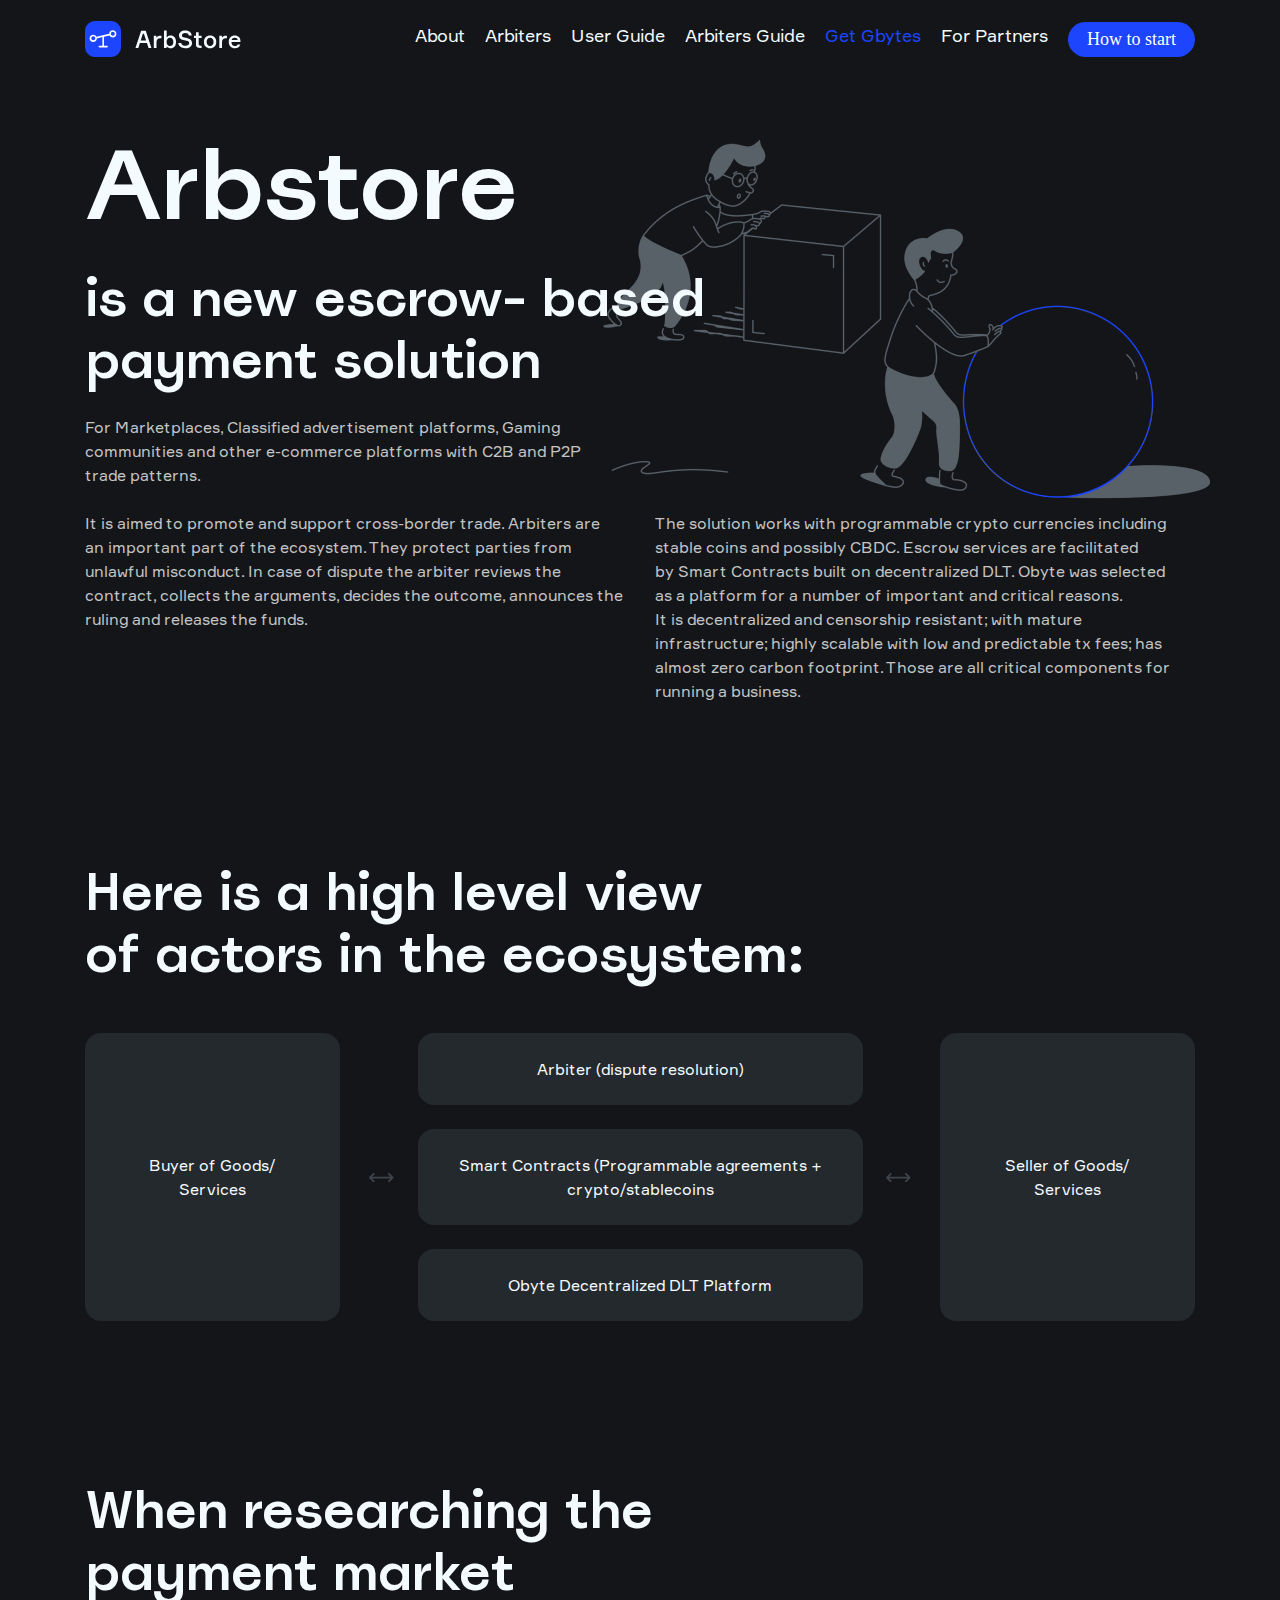
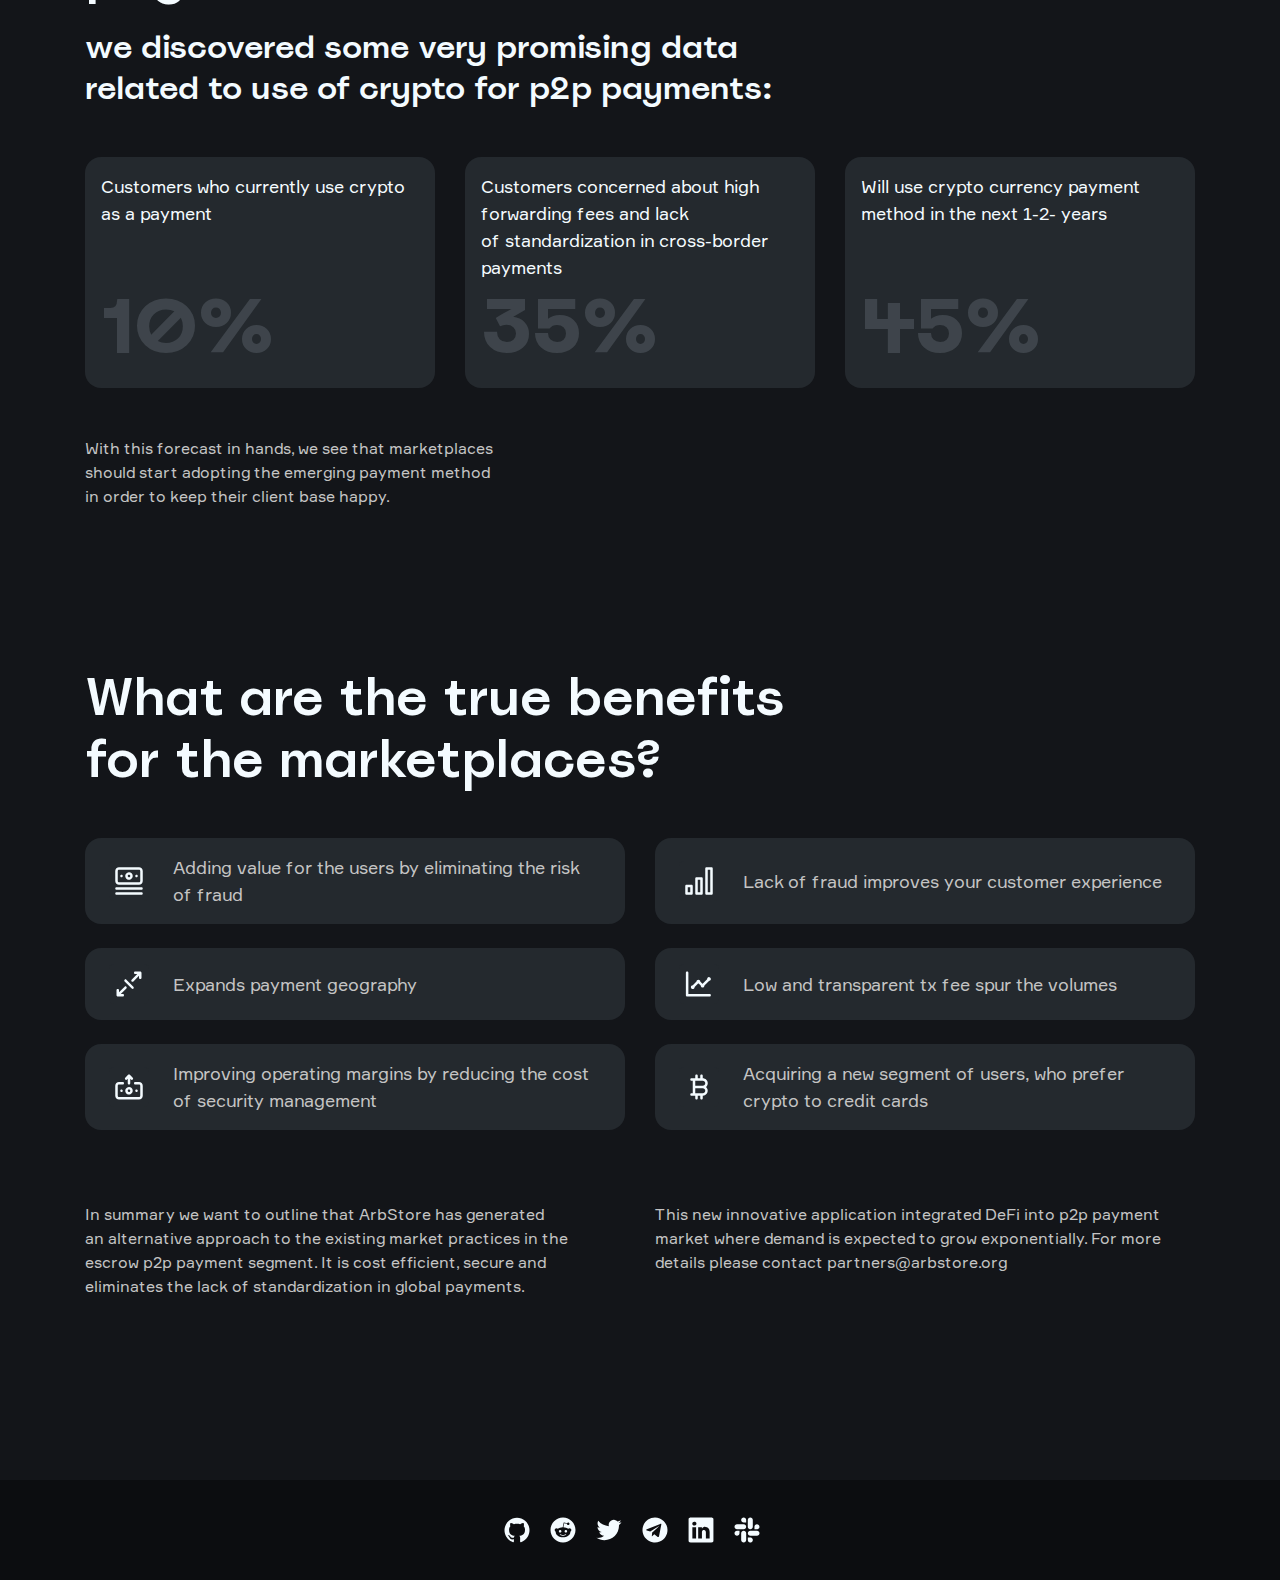
<file: verstka/gbytes.html>
<!DOCTYPE html>
<html lang="en">
<head>
    <meta charset="UTF-8">
    <meta name="viewport" content="width=device-width, initial-scale=1"/>
    <title>About</title>
    <link rel="stylesheet" href="css/bootstrap.min.css"/>
    <link rel="stylesheet" href="css/slick.css"/>
    <link rel="stylesheet" href="css/slick-theme.css"/>
    <link rel="stylesheet" href="css/lightbox.css"/>
    <link rel="stylesheet" href="css/jquery.fancybox.min.css"/>
    <link rel="stylesheet" href="css/style.css"/>
    <link rel="stylesheet" href="https://cdnjs.cloudflare.com/ajax/libs/font-awesome/5.14.0/css/all.min.css" integrity="sha512-1PKOgIY59xJ8Co8+NE6FZ+LOAZKjy+KY8iq0G4B3CyeY6wYHN3yt9PW0XpSriVlkMXe40PTKnXrLnZ9+fkDaog==" crossorigin="anonymous" />
</head>
<body>
<header>
    <div class="container">
        <div class="row mr-0 ml-0 align-items-center justify-content-between">
            <a href="index.html">
                <div class="logo">
                    <svg width="160" height="36" viewBox="0 0 160 36" fill="none" xmlns="http://www.w3.org/2000/svg">
                        <path d="M63.512 27L61.928 22.08H54.896L53.336 27H50.456L56.144 9.864H60.752L66.464 27H63.512ZM57.872 12.672L55.712 19.512H61.088L58.904 12.672H57.872ZM76.4259 14.784V17.304H75.3219C74.0739 17.304 73.1219 17.648 72.4659 18.336C71.8259 19.008 71.5059 19.992 71.5059 21.288V27H68.7939V14.784H71.4099V16.2H71.9859C72.6899 15.256 73.8259 14.784 75.3939 14.784H76.4259ZM85.7578 14.472C87.3738 14.472 88.6538 15.072 89.5978 16.272C90.5578 17.472 91.0378 19.008 91.0378 20.88C91.0378 22.752 90.5578 24.296 89.5978 25.512C88.6538 26.712 87.3738 27.312 85.7578 27.312C84.1578 27.312 82.9578 26.816 82.1578 25.824H81.5818V27H78.9658V9.552H81.6778V15.96H82.2538C83.0058 14.968 84.1738 14.472 85.7578 14.472ZM84.9898 25.008C86.0618 25.008 86.8858 24.632 87.4618 23.88C88.0378 23.112 88.3258 22.112 88.3258 20.88C88.3258 19.648 88.0378 18.656 87.4618 17.904C86.8858 17.152 86.0618 16.776 84.9898 16.776C83.8698 16.776 83.0218 17.168 82.4458 17.952C81.8858 18.736 81.6058 19.712 81.6058 20.88C81.6058 22.064 81.8858 23.048 82.4458 23.832C83.0218 24.616 83.8698 25.008 84.9898 25.008ZM106.708 14.376H103.78C103.428 12.84 102.228 12.072 100.18 12.072C99.2195 12.072 98.4275 12.272 97.8035 12.672C97.1955 13.072 96.8915 13.648 96.8915 14.4C96.8915 15.04 97.1075 15.52 97.5395 15.84C97.9875 16.144 98.6035 16.368 99.3875 16.512C99.4995 16.528 100.572 16.736 102.604 17.136C105.596 17.792 107.092 19.432 107.092 22.056C107.092 23.544 106.508 24.792 105.34 25.8C104.188 26.808 102.54 27.312 100.396 27.312C98.3475 27.312 96.6915 26.824 95.4275 25.848C94.1635 24.872 93.4515 23.584 93.2915 21.984H96.2195C96.5555 23.856 97.9875 24.792 100.516 24.792C101.62 24.792 102.508 24.568 103.18 24.12C103.852 23.656 104.188 23.008 104.188 22.176C104.188 21.424 103.964 20.856 103.516 20.472C103.084 20.088 102.444 19.808 101.596 19.632L98.2595 18.984C95.4115 18.44 93.9875 16.936 93.9875 14.472C93.9875 13.048 94.5395 11.872 95.6435 10.944C96.7475 10.016 98.2755 9.552 100.228 9.552C102.036 9.552 103.516 9.992 104.668 10.872C105.836 11.736 106.516 12.904 106.708 14.376ZM113.686 14.784H116.566V17.088H113.686V23.04C113.686 24.112 114.31 24.648 115.558 24.648H116.566V27H115.51C114.038 27 112.91 26.728 112.126 26.184C111.358 25.64 110.974 24.712 110.974 23.4V17.088H109.03V14.784H110.974V11.232H113.686V14.784ZM120.589 16.272C121.709 15.072 123.213 14.472 125.101 14.472C126.989 14.472 128.485 15.072 129.589 16.272C130.709 17.456 131.269 18.992 131.269 20.88C131.269 22.784 130.709 24.336 129.589 25.536C128.485 26.72 126.989 27.312 125.101 27.312C123.213 27.312 121.709 26.72 120.589 25.536C119.485 24.336 118.933 22.784 118.933 20.88C118.933 18.992 119.485 17.456 120.589 16.272ZM122.533 23.832C123.125 24.616 123.981 25.008 125.101 25.008C126.221 25.008 127.077 24.616 127.669 23.832C128.261 23.032 128.557 22.048 128.557 20.88C128.557 19.728 128.261 18.76 127.669 17.976C127.077 17.176 126.221 16.776 125.101 16.776C123.981 16.776 123.125 17.176 122.533 17.976C121.941 18.76 121.645 19.728 121.645 20.88C121.645 22.048 121.941 23.032 122.533 23.832ZM141.934 14.784V17.304H140.83C139.582 17.304 138.63 17.648 137.974 18.336C137.334 19.008 137.014 19.992 137.014 21.288V27H134.302V14.784H136.918V16.2H137.494C138.198 15.256 139.334 14.784 140.902 14.784H141.934ZM155.466 20.208V21.12H146.442C146.522 23.712 147.666 25.008 149.874 25.008C151.266 25.008 152.154 24.488 152.538 23.448H155.298C155.058 24.632 154.474 25.576 153.546 26.28C152.618 26.968 151.386 27.312 149.85 27.312C147.962 27.312 146.474 26.712 145.386 25.512C144.298 24.312 143.754 22.744 143.754 20.808C143.754 18.888 144.29 17.352 145.362 16.2C146.45 15.048 147.922 14.472 149.778 14.472C151.538 14.472 152.914 15.016 153.906 16.104C154.914 17.176 155.434 18.544 155.466 20.208ZM149.754 16.632C147.994 16.632 146.93 17.456 146.562 19.104H152.682C152.586 18.384 152.29 17.792 151.794 17.328C151.298 16.864 150.618 16.632 149.754 16.632Z" fill="#F4FBFF"/>
                        <path d="M10 0H26C31.5 0 36 4.5 36 10V26C36 31.5 31.5 36 26 36H10C4.5 36 0 31.5 0 26V10C0 4.5 4.5 0 10 0Z" fill="#1D45FE"/>
                        <path d="M27.7996 9.2002C25.7996 9.2002 24.1996 10.8002 24.1996 12.8002L11.3996 15.8002C10.7996 14.6002 9.59961 13.8002 8.19961 13.8002C6.19961 13.8002 4.59961 15.4002 4.59961 17.4002C4.59961 19.4002 6.19961 21.0002 8.19961 21.0002C10.1996 21.0002 11.7996 19.4002 11.7996 17.4002L17.3996 16.1002V24.8002H14.2996C13.8996 24.8002 13.4996 25.2002 13.4996 25.6002C13.4996 26.0002 13.8996 26.4002 14.2996 26.4002H22.0996C22.5996 26.4002 22.8996 26.0002 22.8996 25.6002C22.8996 25.1002 22.4996 24.8002 22.0996 24.8002H18.9996V15.8002L24.5996 14.5002C25.1996 15.7002 26.3996 16.5002 27.7996 16.5002C29.7996 16.5002 31.3996 14.9002 31.3996 12.9002C31.3996 10.8002 29.7996 9.2002 27.7996 9.2002ZM8.29961 19.2002C7.19961 19.2002 6.29961 18.3002 6.29961 17.2002C6.29961 16.1002 7.19961 15.2002 8.29961 15.2002C9.39961 15.2002 10.2996 16.1002 10.2996 17.2002C10.1996 18.3002 9.29961 19.2002 8.29961 19.2002ZM27.7996 14.7002C26.6996 14.7002 25.8996 13.8002 25.8996 12.7002C25.8996 11.6002 26.7996 10.8002 27.7996 10.8002C28.8996 10.8002 29.7996 11.7002 29.7996 12.7002C29.7996 13.8002 28.8996 14.7002 27.7996 14.7002Z" fill="white"/>
                    </svg>
                </div>
            </a>
            <div class="mobBottomMenu d-flex d-lg-none">
                <svg width="30" height="21" viewBox="0 0 30 21" fill="none" xmlns="http://www.w3.org/2000/svg">
                    <path fill-rule="evenodd" clip-rule="evenodd" d="M30 2C30 2.55228 29.5523 3 29 3H1C0.447715 3 0 2.55228 0 2V1C0 0.447715 0.447716 0 1 0H29C29.5523 0 30 0.447715 30 1V2Z" fill="white"/>
                    <path fill-rule="evenodd" clip-rule="evenodd" d="M30 11C30 11.5523 29.5523 12 29 12H1C0.447715 12 0 11.5523 0 11V10C0 9.44772 0.447716 9 1 9H29C29.5523 9 30 9.44772 30 10V11Z" fill="white"/>
                    <path fill-rule="evenodd" clip-rule="evenodd" d="M30 20C30 20.5523 29.5523 21 29 21H1C0.447715 21 0 20.5523 0 20V19C0 18.4477 0.447716 18 1 18H29C29.5523 18 30 18.4477 30 19V20Z" fill="white"/>
                </svg>
            </div>
            <div class="topMenuWrap">
                <ul>
                    <li class="f-18">
                        <a class="color-1" href="about.html">About</a>
                    </li>
                    <li class="f-18">
                        <a class="color-1" href="arbiters.html">Arbiters</a>
                    </li>
                    <li class="f-18">
                        <a class="color-1" href="guide.html">User Guide</a>
                    </li>
                    <li class="f-18">
                        <a class="color-1" href="arb-guide.html">Arbiters Guide</a>
                    </li>
                    <li class="f-18">
                        <a class="color-1 active" href="gbytes.html">Get Gbytes</a>
                    </li>
                    <li class="f-18">
                        <a class="color-1" href="#">For Partners</a>
                    </li>
                    <li class="f-18">
                        <div class="button small f-18" data-target="registration">
                            How to start
                        </div>
                    </li>
                </ul>
                <div class="row justify-content-center align-items-center d-flex d-lg-none">
                    <a href="" class="mr-3 mb-3 mb-lg-0">
                        <svg width="30" height="30" viewBox="0 0 30 30" fill="none" xmlns="http://www.w3.org/2000/svg">
                            <path d="M15 2.80859C12.0319 2.80872 9.16061 3.86499 6.89999 5.7884C4.63937 7.71182 3.13691 10.3769 2.66145 13.3067C2.18599 16.2365 2.76856 19.2399 4.30491 21.7795C5.84126 24.3191 8.23114 26.2292 11.0469 27.168C11.6719 27.2774 11.9063 26.9024 11.9063 26.5742C11.9063 26.2773 11.8907 25.293 11.8907 24.2461C8.75003 24.8242 7.93753 23.4805 7.68753 22.7774C7.41013 22.0935 6.97038 21.4875 6.40628 21.0117C5.96878 20.7773 5.34378 20.1992 6.39065 20.1836C6.79038 20.227 7.17377 20.3661 7.50832 20.5891C7.84288 20.8121 8.11874 21.1125 8.31253 21.4648C8.4835 21.772 8.71338 22.0423 8.98902 22.2605C9.26466 22.4786 9.58063 22.6402 9.91882 22.736C10.257 22.8318 10.6108 22.8599 10.9599 22.8187C11.309 22.7776 11.6465 22.6679 11.9531 22.4961C12.0072 21.8606 12.2905 21.2665 12.75 20.8243C9.96878 20.5118 7.06253 19.4336 7.06253 14.6524C7.04497 13.4101 7.50339 12.2081 8.34378 11.293C7.96164 10.2133 8.00635 9.02836 8.46878 7.98051C8.46878 7.98051 9.51562 7.65237 11.9063 9.26176C13.9516 8.69922 16.1109 8.69922 18.1563 9.26176C20.5469 7.63676 21.5938 7.98051 21.5938 7.98051C22.0563 9.02835 22.101 10.2133 21.7188 11.293C22.5617 12.2065 23.0205 13.4095 23 14.6524C23 19.4492 20.0781 20.5118 17.2969 20.8243C17.5952 21.1266 17.825 21.4896 17.9706 21.8886C18.1161 22.2877 18.1742 22.7133 18.1407 23.1368C18.1407 24.8087 18.125 26.1524 18.125 26.5743C18.125 26.9024 18.3594 27.293 18.9844 27.168C21.7952 26.2216 24.1782 24.3071 25.708 21.7662C27.2379 19.2253 27.8149 16.2234 27.3361 13.2964C26.8574 10.3694 25.354 7.70781 23.0944 5.78673C20.8347 3.86566 17.9659 2.81014 15 2.80859Z" fill="#F4FBFF"/>
                        </svg>
                    </a>
                    <a href="" class="mr-3 mb-3 mb-lg-0">
                        <svg width="30" height="30" viewBox="0 0 30 30" fill="none" xmlns="http://www.w3.org/2000/svg">
                            <path fill-rule="evenodd" clip-rule="evenodd" d="M27.5 15C27.5 21.9036 21.9036 27.5 15 27.5C8.09644 27.5 2.5 21.9036 2.5 15C2.5 8.09644 8.09644 2.5 15 2.5C21.9036 2.5 27.5 8.09644 27.5 15ZM21.5186 13.1802C22.5181 13.1802 23.3384 13.9857 23.3384 15C23.3384 15.7457 22.891 16.3871 22.2646 16.6707C22.2943 16.8495 22.3093 17.0436 22.3093 17.2227C22.3093 20.0417 19.0426 22.3092 15.0151 22.3092C10.9877 22.3092 7.72094 20.0267 7.72094 17.2227C7.72094 17.0286 7.73568 16.8495 7.76571 16.6707C7.139 16.3871 6.69163 15.7607 6.69163 15.015C6.69163 14.0154 7.49712 13.1952 8.51142 13.1952C8.98362 13.1945 9.43783 13.3762 9.7793 13.7023C11.0472 12.7923 12.7925 12.2106 14.7315 12.1509L15.6566 7.79531C15.6713 7.70578 15.7161 7.63126 15.7906 7.5865C15.8504 7.54173 15.9399 7.52672 16.0294 7.54173L19.0573 8.18318C19.2661 7.75054 19.7138 7.4522 20.2209 7.4522C20.9369 7.4522 21.5186 8.03387 21.5186 8.74983C21.5186 9.46607 20.9369 10.0477 20.2209 10.0477C19.5197 10.0477 18.9531 9.49582 18.923 8.80961L16.2082 8.22794L15.373 12.1361C17.2823 12.2106 18.9978 12.7923 20.2507 13.6873C20.5788 13.374 21.0264 13.1802 21.5186 13.1802ZM12.1363 15C11.42 15 10.8384 15.5816 10.8384 16.2976C10.8384 17.0136 11.42 17.6102 12.1363 17.5955C12.8522 17.5955 13.4339 17.0136 13.4339 16.2976C13.4339 15.5816 12.8522 15 12.1363 15ZM15.0151 20.6982C15.5073 20.6982 17.2078 20.6384 18.1028 19.7434C18.2221 19.6091 18.2221 19.4003 18.1028 19.266C17.9685 19.132 17.7597 19.132 17.6254 19.266C17.0735 19.8329 15.8654 20.0267 15.0151 20.0267C14.1649 20.0267 12.9715 19.8329 12.4046 19.266C12.2703 19.132 12.0615 19.132 11.9272 19.266C11.7932 19.4003 11.7932 19.6091 11.9272 19.7434C12.8075 20.6234 14.508 20.6982 15.0151 20.6982ZM16.5663 16.3126C16.5663 17.0286 17.148 17.6102 17.864 17.6102C18.5802 17.6102 19.1619 17.0136 19.1619 16.3126C19.1619 15.5967 18.5802 15.015 17.864 15.015C17.148 15.015 16.5663 15.5967 16.5663 16.3126Z" fill="#F4FBFF"/>
                        </svg>
                    </a>
                    <a href="" class="mr-3 mb-3 mb-lg-0">
                        <svg width="30" height="30" viewBox="0 0 30 30" fill="none" xmlns="http://www.w3.org/2000/svg">
                            <path d="M27.5 7.24977C26.5604 7.65739 25.5668 7.92685 24.55 8.04977C25.6227 7.40892 26.4266 6.40075 26.8125 5.21227C25.8044 5.81235 24.701 6.23514 23.55 6.46227C22.7807 5.62799 21.7562 5.07264 20.6373 4.88334C19.5183 4.69403 18.3682 4.88147 17.3672 5.41626C16.3663 5.95105 15.5712 6.80294 15.1066 7.83832C14.6419 8.8737 14.5341 10.034 14.8 11.1373C12.7618 11.0342 10.7681 10.5035 8.94832 9.5796C7.12859 8.65574 5.52356 7.35939 4.2375 5.77477C3.78642 6.56248 3.5494 7.45455 3.55 8.36227C3.5484 9.20525 3.75527 10.0355 4.15219 10.7792C4.54912 11.5229 5.12377 12.1569 5.825 12.6248C5.00997 12.6026 4.21236 12.3839 3.5 11.9873V12.0498C3.50611 13.2309 3.91999 14.3736 4.67164 15.2847C5.42329 16.1958 6.46657 16.8193 7.625 17.0498C7.17907 17.1855 6.71609 17.257 6.25 17.2623C5.92736 17.2585 5.60553 17.2292 5.2875 17.1748C5.61739 18.1908 6.25578 19.0787 7.11384 19.715C7.97191 20.3512 9.00697 20.7042 10.075 20.7248C8.2715 22.1439 6.04485 22.9183 3.75 22.9248C3.33217 22.9261 2.91467 22.9011 2.5 22.8498C4.84304 24.3626 7.57352 25.1657 10.3625 25.1623C12.2871 25.1823 14.1964 24.8185 15.9789 24.0924C17.7614 23.3662 19.3813 22.2921 20.744 20.9329C22.1067 19.5737 23.185 17.9565 23.9157 16.1759C24.6464 14.3953 25.015 12.4869 25 10.5623C25 10.3498 25 10.1248 25 9.89977C25.9809 9.16829 26.8268 8.27155 27.5 7.24977Z" fill="#F4FBFF"/>
                        </svg>
                    </a>
                    <a href="" class="mr-3 mb-3 mb-lg-0">
                        <svg width="30" height="30" viewBox="0 0 30 30" fill="none" xmlns="http://www.w3.org/2000/svg">
                            <path d="M14.9922 2.5C12.5199 2.5 10.1032 3.23311 8.04757 4.60663C5.99195 5.98015 4.38979 7.93238 3.4437 10.2165C2.4976 12.5005 2.25006 15.0139 2.73238 17.4386C3.21469 19.8634 4.4052 22.0907 6.15336 23.8388C7.90152 25.587 10.1288 26.7775 12.5536 27.2598C14.9783 27.7421 17.4917 27.4946 19.7757 26.5485C22.0598 25.6024 24.012 24.0002 25.3856 21.9446C26.7591 19.889 27.4922 17.4723 27.4922 15C27.4923 13.3584 27.1691 11.7329 26.541 10.2163C25.9128 8.69966 24.9921 7.32162 23.8313 6.16086C22.6706 5.0001 21.2925 4.07936 19.7759 3.45123C18.2593 2.82309 16.6338 2.49986 14.9922 2.5ZM18.9666 21.4406C18.9198 21.5572 18.8486 21.6626 18.7578 21.7495C18.667 21.8364 18.5586 21.9028 18.44 21.9445C18.3214 21.9861 18.1953 22.0018 18.0701 21.9907C17.9449 21.9796 17.8235 21.9418 17.7141 21.88L14.3207 19.2432L12.1428 21.2525C12.0923 21.2898 12.0332 21.3139 11.9709 21.3224C11.9087 21.3309 11.8453 21.3236 11.7866 21.3012L12.2041 17.5656L12.2175 17.5762L12.226 17.5024C12.226 17.5024 18.3322 11.9431 18.581 11.7062C18.8328 11.4699 18.7497 11.4187 18.7497 11.4187C18.7641 11.1305 18.2978 11.4187 18.2978 11.4187L10.2072 16.6237L6.83783 15.4762C6.83783 15.4762 6.32033 15.2906 6.27158 14.8825C6.22033 14.4775 6.85469 14.2575 6.85469 14.2575L20.2509 8.93561C20.2509 8.93561 21.3522 8.44496 21.3522 9.2575L18.9666 21.4406Z" fill="#F4FBFF"/>
                        </svg>
                    </a>
                    <a href="" class="mr-3 mb-3 mb-lg-0">
                        <svg width="30" height="30" viewBox="0 0 30 30" fill="none" xmlns="http://www.w3.org/2000/svg">
                            <path d="M25.5867 2.50017H4.41172C4.17369 2.49687 3.93734 2.54048 3.71618 2.62853C3.49501 2.71657 3.29335 2.84733 3.12272 3.01331C2.95208 3.1793 2.81582 3.37728 2.72171 3.59594C2.6276 3.81459 2.57748 4.04965 2.57422 4.28767V25.7127C2.57748 25.9507 2.6276 26.1858 2.72171 26.4044C2.81582 26.6231 2.95208 26.821 3.12272 26.987C3.29335 27.153 3.49501 27.2838 3.71618 27.3718C3.93734 27.4599 4.17369 27.5035 4.41172 27.5002H25.5867C25.8247 27.5035 26.0611 27.4599 26.2823 27.3718C26.5034 27.2838 26.7051 27.153 26.8757 26.987C27.0464 26.821 27.1826 26.6231 27.2767 26.4044C27.3708 26.1858 27.421 25.9507 27.4242 25.7127V4.28767C27.421 4.04965 27.3708 3.81459 27.2767 3.59594C27.1826 3.37728 27.0464 3.1793 26.8757 3.01331C26.7051 2.84733 26.5034 2.71657 26.2823 2.62853C26.0611 2.54048 25.8247 2.49687 25.5867 2.50017ZM10.1117 23.4252H6.36172V12.1752H10.1117V23.4252ZM8.23672 10.6002C7.71955 10.6002 7.22356 10.3947 6.85786 10.029C6.49216 9.66334 6.28672 9.16735 6.28672 8.65017C6.28672 8.133 6.49216 7.63701 6.85786 7.27132C7.22356 6.90562 7.71955 6.70017 8.23672 6.70017C8.51134 6.66903 8.78944 6.69624 9.05281 6.78003C9.31619 6.86382 9.55889 7.00229 9.76504 7.18638C9.97119 7.37047 10.1361 7.59602 10.2491 7.84828C10.362 8.10053 10.4204 8.3738 10.4204 8.65017C10.4204 8.92655 10.362 9.19982 10.2491 9.45207C10.1361 9.70433 9.97119 9.92988 9.76504 10.114C9.55889 10.2981 9.31619 10.4365 9.05281 10.5203C8.78944 10.6041 8.51134 10.6313 8.23672 10.6002ZM23.6367 23.4252H19.8867V17.3877C19.8867 15.8752 19.3492 14.8877 17.9867 14.8877C17.565 14.8908 17.1545 15.023 16.8103 15.2666C16.4661 15.5103 16.2048 15.8535 16.0617 16.2502C15.9639 16.544 15.9215 16.8534 15.9367 17.1627V23.4127H12.1867C12.1867 23.4127 12.1867 13.1877 12.1867 12.1627H15.9367V13.7502C16.2774 13.1591 16.7729 12.6721 17.3698 12.3417C17.9667 12.0113 18.6424 11.85 19.3242 11.8752C21.8242 11.8752 23.6367 13.4877 23.6367 16.9502V23.4252Z" fill="#F4FBFF"/>
                        </svg>
                    </a>
                    <a href="" class="mr-3 mb-3 mb-lg-0">
                        <svg width="30" height="30" viewBox="0 0 30 30" fill="none" xmlns="http://www.w3.org/2000/svg">
                            <path d="M2.5 18.3375C2.5 19.0005 2.76339 19.6364 3.23223 20.1053C3.70107 20.5741 4.33696 20.8375 5 20.8375C5.66304 20.8375 6.29893 20.5741 6.76777 20.1053C7.23661 19.6364 7.5 19.0005 7.5 18.3375V15.8375H5C4.33696 15.8375 3.70107 16.1009 3.23223 16.5697C2.76339 17.0386 2.5 17.6745 2.5 18.3375ZM18.3 14.1625C18.963 14.1625 19.5989 13.8991 20.0678 13.4303C20.5366 12.9614 20.8 12.3255 20.8 11.6625V5C20.8 4.33696 20.5366 3.70107 20.0678 3.23223C19.5989 2.76339 18.963 2.5 18.3 2.5C17.637 2.5 17.0011 2.76339 16.5322 3.23223C16.0634 3.70107 15.8 4.33696 15.8 5V11.6625C15.8 11.9929 15.8655 12.3201 15.9927 12.625C16.1199 12.93 16.3062 13.2067 16.541 13.4392C16.7759 13.6716 17.0544 13.8553 17.3606 13.9794C17.6668 14.1036 17.9946 14.1658 18.325 14.1625H18.3ZM27.45 11.6625C27.45 10.9995 27.1866 10.3636 26.7178 9.89473C26.2489 9.42589 25.613 9.1625 24.95 9.1625C24.287 9.1625 23.6511 9.42589 23.1822 9.89473C22.7134 10.3636 22.45 10.9995 22.45 11.6625V14.1625H24.95C25.2825 14.1692 25.613 14.1094 25.9221 13.9867C26.2312 13.8641 26.5127 13.681 26.7502 13.4482C26.9876 13.2154 27.1763 12.9375 27.305 12.6309C27.4338 12.3243 27.5001 11.9951 27.5 11.6625H27.45ZM11.675 15.8375C11.012 15.8375 10.3761 16.1009 9.90723 16.5697C9.43839 17.0386 9.175 17.6745 9.175 18.3375V25C9.175 25.663 9.43839 26.2989 9.90723 26.7678C10.3761 27.2366 11.012 27.5 11.675 27.5C12.338 27.5 12.9739 27.2366 13.4428 26.7678C13.9116 26.2989 14.175 25.663 14.175 25V18.3375C14.175 17.6745 13.9116 17.0386 13.4428 16.5697C12.9739 16.1009 12.338 15.8375 11.675 15.8375ZM18.325 22.5H15.825V25C15.825 25.4945 15.9716 25.9778 16.2463 26.3889C16.521 26.8 16.9115 27.1205 17.3683 27.3097C17.8251 27.4989 18.3278 27.5484 18.8127 27.452C19.2977 27.3555 19.7431 27.1174 20.0928 26.7678C20.4424 26.4181 20.6805 25.9727 20.777 25.4877C20.8734 25.0028 20.8239 24.5001 20.6347 24.0433C20.4455 23.5865 20.125 23.196 19.7139 22.9213C19.3028 22.6466 18.8195 22.5 18.325 22.5ZM25 15.8375H18.325C17.662 15.8375 17.0261 16.1009 16.5572 16.5697C16.0884 17.0386 15.825 17.6745 15.825 18.3375C15.825 19.0005 16.0884 19.6364 16.5572 20.1053C17.0261 20.5741 17.662 20.8375 18.325 20.8375H25C25.663 20.8375 26.2989 20.5741 26.7678 20.1053C27.2366 19.6364 27.5 19.0005 27.5 18.3375C27.5 17.6745 27.2366 17.0386 26.7678 16.5697C26.2989 16.1009 25.663 15.8375 25 15.8375ZM11.675 9.1625H5C4.33696 9.1625 3.70107 9.42589 3.23223 9.89473C2.76339 10.3636 2.5 10.9995 2.5 11.6625C2.5 12.3255 2.76339 12.9614 3.23223 13.4303C3.70107 13.8991 4.33696 14.1625 5 14.1625H11.675C12.338 14.1625 12.9739 13.8991 13.4428 13.4303C13.9116 12.9614 14.175 12.3255 14.175 11.6625C14.175 10.9995 13.9116 10.3636 13.4428 9.89473C12.9739 9.42589 12.338 9.1625 11.675 9.1625ZM11.675 2.5C11.012 2.5 10.3761 2.76339 9.90723 3.23223C9.43839 3.70107 9.175 4.33696 9.175 5C9.175 5.66304 9.43839 6.29893 9.90723 6.76777C10.3761 7.23661 11.012 7.5 11.675 7.5H14.175V5C14.175 4.33696 13.9116 3.70107 13.4428 3.23223C12.9739 2.76339 12.338 2.5 11.675 2.5Z" fill="#F4FBFF"/>
                        </svg>
                    </a>
                </div>
            </div>
        </div>
    </div>
</header>
<main class="mt-5">
    <div class="container pb-5 nobgMob bg-10">
        <h1 class="f-98 ff-2 mb-4">
            Arbstore
        </h1>
        <div class="row">
        <div class="col-lg-7">
            <div class="f-52 f-52m ff-2 mb-4">
                is&nbsp;a&nbsp;new escrow-
                based payment solution
            </div>
        </div>
            <div class="d-flex align-items-center justify-content-center d-lg-none">
                <img class="w-100" src="image/bg-10.png" alt="bg-10">
            </div>
        </div>
        <div class="row">
        <div class="col-lg-6">
            <div class="color-2">
                For Marketplaces, Classified advertisement platforms, Gaming communities and other e-commerce platforms with C2B and P2P trade patterns.
            </div>
        </div>
        </div>
        <div class="row mt-4">
            <div class="col-lg-6">
                <div class="color-2">
                    It&nbsp;is&nbsp;aimed to&nbsp;promote and support cross-border trade. Arbiters are an&nbsp;important part of&nbsp;the ecosystem. They protect parties from unlawful misconduct. In&nbsp;case of&nbsp;dispute the arbiter reviews the contract, collects the arguments, decides the outcome, announces the ruling and releases the funds.
                </div>
            </div>
            <div class="col-lg-6">
                <div class="color-2">
                    The solution works with programmable crypto currencies including stable coins and possibly CBDC. Escrow services are facilitated by&nbsp;Smart Contracts built on&nbsp;decentralized DLT. Obyte was selected as&nbsp;a&nbsp;platform for a&nbsp;number of&nbsp;important and critical reasons. It&nbsp;is&nbsp;decentralized and censorship resistant; with mature infrastructure; highly scalable with low and predictable tx&nbsp;fees; has almost zero carbon footprint. Those are all critical components for running a&nbsp;business.
                </div>
            </div>
        </div>
    </div>
    <div class="container mt-100 pb-5">
        <div class="row">
        <div class="col-lg-9">
            <div class="f-52 ff-2">
                Here is&nbsp;a&nbsp;high level view
                of&nbsp;actors in&nbsp;the ecosystem:
            </div>
        </div>
        </div>
        <div class="row justify-content-center justify-content-lg-between mt-5 d-none d-lg-flex">
            <div class="col-lg-3">
                <div class="bgc-1 radius p-5 d-flex align-items-center justify-content-center text-center h-100">
                    Buyer of Goods/ Services
                </div>
            </div>
            <div class="col-lg-5 arrowBlockCenter">
                <div class="bgc-1 radius p-4 d-flex align-items-center justify-content-center text-center mb-4">
                    Arbiter (dispute resolution)
                </div>
                <div class="bgc-1 radius p-4 d-flex align-items-center justify-content-center text-center mb-4">
                    Smart Contracts (Programmable agreements + crypto/stablecoins
                </div>
                <div class="bgc-1 radius p-4 d-flex align-items-center justify-content-center text-center">
                    Obyte Decentralized DLT Platform
                </div>
            </div>
            <div class="col-lg-3">
                <div class="bgc-1 radius p-5 d-flex align-items-center justify-content-center text-center h-100">
                    Seller of Goods/ Services
                </div>
            </div>
        </div>
        <div class="row d-flex d-lg-none mt-5">
            <div class="col-lg-3 mb-4">
                <div class="bgc-1 radius p-5 d-flex align-items-center justify-content-center text-center h-100">
                    Arbiter (dispute resolution)
                </div>
            </div>
            <div class="col-lg-3 pb-5">
                <div class="bgc-1 radius p-5 d-flex align-items-center justify-content-center text-center h-100">
                    Smart Contracts (Programmable agreements + crypto/stablecoins
                </div>
            </div>
            <div class="row mb-4 mr-0 ml-0 w-100">
                <div class="col-6">
                    <div class="arrowMobBlockTop">
                        <svg width="43" height="43" viewBox="0 0 43 43" fill="none" xmlns="http://www.w3.org/2000/svg">
                            <g clip-path="url(#clip0_203_3717)">
                                <path d="M20.7357 38.2718C21.0413 38.3981 21.3846 38.3981 21.6903 38.2718C21.8418 38.2109 21.9799 38.1208 22.0968 38.0067L27.4001 32.7034C27.6346 32.469 27.7663 32.151 27.7663 31.8195C27.7663 31.488 27.6346 31.17 27.4001 30.9356C27.1657 30.7012 26.8478 30.5695 26.5163 30.5695C26.1847 30.5695 25.8668 30.7012 25.6324 30.9356L22.4592 34.1087V8.31703L25.6324 11.4902C25.8668 11.7246 26.1847 11.8563 26.5163 11.8563C26.8478 11.8563 27.1657 11.7246 27.4001 11.4902C27.6346 11.2558 27.7663 10.9378 27.7663 10.6063C27.7663 10.2748 27.6346 9.95683 27.4001 9.72241L22.0968 4.4191C21.9799 4.305 21.8418 4.21491 21.6903 4.15394C21.3846 4.02766 21.0413 4.02765 20.7357 4.15394C20.5841 4.21491 20.446 4.305 20.3291 4.4191L15.0258 9.72241C14.7914 9.95683 14.6597 10.2748 14.6597 10.6063C14.6597 10.9378 14.7914 11.2558 15.0258 11.4902C15.2602 11.7246 15.5781 11.8563 15.9097 11.8563C16.2412 11.8563 16.5591 11.7246 16.7935 11.4902L19.9667 8.31703V34.1088L16.7935 30.9356C16.5591 30.7012 16.2412 30.5695 15.9097 30.5695C15.5781 30.5695 15.2602 30.7012 15.0258 30.9356C14.7914 31.17 14.6597 31.488 14.6597 31.8195C14.6597 32.151 14.7914 32.469 15.0258 32.7034L20.3291 38.0067C20.446 38.1208 20.5841 38.2109 20.7357 38.2718Z" fill="#3E444B"/>
                            </g>
                            <defs>
                                <clipPath id="clip0_203_3717">
                                    <rect width="30" height="30" fill="white" transform="translate(42.4258 21.2129) rotate(135)"/>
                                </clipPath>
                            </defs>
                        </svg>
                    </div>
                    <div class="bgc-1 radius p-5 d-flex align-items-center justify-content-center text-center h-100">
                        Buyer of Goods/ Services
                    </div>
                </div>
                <div class="col-6">
                    <div class="arrowMobBlockTop">
                        <svg width="43" height="43" viewBox="0 0 43 43" fill="none" xmlns="http://www.w3.org/2000/svg">
                            <g clip-path="url(#clip0_203_3717)">
                                <path d="M20.7357 38.2718C21.0413 38.3981 21.3846 38.3981 21.6903 38.2718C21.8418 38.2109 21.9799 38.1208 22.0968 38.0067L27.4001 32.7034C27.6346 32.469 27.7663 32.151 27.7663 31.8195C27.7663 31.488 27.6346 31.17 27.4001 30.9356C27.1657 30.7012 26.8478 30.5695 26.5163 30.5695C26.1847 30.5695 25.8668 30.7012 25.6324 30.9356L22.4592 34.1087V8.31703L25.6324 11.4902C25.8668 11.7246 26.1847 11.8563 26.5163 11.8563C26.8478 11.8563 27.1657 11.7246 27.4001 11.4902C27.6346 11.2558 27.7663 10.9378 27.7663 10.6063C27.7663 10.2748 27.6346 9.95683 27.4001 9.72241L22.0968 4.4191C21.9799 4.305 21.8418 4.21491 21.6903 4.15394C21.3846 4.02766 21.0413 4.02765 20.7357 4.15394C20.5841 4.21491 20.446 4.305 20.3291 4.4191L15.0258 9.72241C14.7914 9.95683 14.6597 10.2748 14.6597 10.6063C14.6597 10.9378 14.7914 11.2558 15.0258 11.4902C15.2602 11.7246 15.5781 11.8563 15.9097 11.8563C16.2412 11.8563 16.5591 11.7246 16.7935 11.4902L19.9667 8.31703V34.1088L16.7935 30.9356C16.5591 30.7012 16.2412 30.5695 15.9097 30.5695C15.5781 30.5695 15.2602 30.7012 15.0258 30.9356C14.7914 31.17 14.6597 31.488 14.6597 31.8195C14.6597 32.151 14.7914 32.469 15.0258 32.7034L20.3291 38.0067C20.446 38.1208 20.5841 38.2109 20.7357 38.2718Z" fill="#3E444B"/>
                            </g>
                            <defs>
                                <clipPath id="clip0_203_3717">
                                    <rect width="30" height="30" fill="white" transform="translate(42.4258 21.2129) rotate(135)"/>
                                </clipPath>
                            </defs>
                        </svg>
                    </div>
                    <div class="bgc-1 radius p-5 d-flex align-items-center justify-content-center text-center h-100">
                        Seller of Goods/ Services
                    </div>
                </div>
            </div>
            <div class="col-lg-3">
                <div class="bgc-1 radius p-5 d-flex align-items-center justify-content-center text-center h-100">
                    Obyte Decentralized DLT Platform
                </div>
            </div>
        </div>
    </div>
    <div class="container mt-100 pb-5">
        <div class="row">
        <div class="col-lg-7">
            <div class="f-52 ff-2 mb-4">
                When researching the payment market
            </div>
        </div>
        </div>
        <div class="row">
        <div class="col-lg-8">
            <div class="f-32 ff-2">
                we&nbsp;discovered some very promising data related to&nbsp;use of&nbsp;crypto for p2p payments:
            </div>
        </div>
        </div>
        <div class="row mt-5">
            <div class="col-lg-4 mb-4">
                <div class="bgc-1 radius p-3 d-flex flex-column justify-content-lg-between h-100">
                    <div class="f-18">
                        Customers who currently use crypto as a payment
                    </div>
                    <div class="bigNumberPst ff-2b">
                        10%
                    </div>
                </div>
            </div>
            <div class="col-lg-4 mb-4">
                <div class="bgc-1 radius p-3 d-flex flex-column justify-content-lg-between h-100">
                    <div class="f-18">
                        Customers concerned about high forwarding fees and lack of&nbsp;standardization in&nbsp;cross-border payments
                    </div>
                    <div class="bigNumberPst ff-2b">
                        35%
                    </div>
                </div>
            </div>
            <div class="col-lg-4 mb-4">
                <div class="bgc-1 radius p-3 d-flex flex-column justify-content-lg-between h-100">
                    <div class="f-18">
                        Will use crypto currency payment method in&nbsp;the next 1-2- years
                    </div>
                    <div class="bigNumberPst ff-2b">
                        45%
                    </div>
                </div>
            </div>
        </div>
        <div class="row mt-4">
        <div class="col-lg-5 color-2">
            With this forecast in&nbsp;hands, we&nbsp;see that marketplaces should start adopting the emerging payment method in&nbsp;order to&nbsp;keep their client base happy.
        </div>
        </div>
    </div>
    <div class="container mt-100 pb-5">
        <div class="row mb-5">
            <div class="col-lg-8">
                <div class="f-52 ff-2 brakeWord">
                    What are the true benefits for the marketplaces?
                </div>
            </div>
        </div>
        <div class="row">
            <div class="col-lg-6 mb-4">
                <div class="bgc-1 color-2 pr-4 pl-4 pt-3 pb-3 d-flex align-items-center h-100 radius">
                    <div class="mr-4">
                        <svg width="40" height="40" viewBox="0 0 40 40" fill="none" xmlns="http://www.w3.org/2000/svg">
                            <rect width="40" height="40" rx="5" fill="#24292E"/>
                            <path d="M32.5 26.25H7.5C7.16848 26.25 6.85054 26.3817 6.61612 26.6161C6.3817 26.8505 6.25 27.1685 6.25 27.5C6.25 27.8315 6.3817 28.1495 6.61612 28.3839C6.85054 28.6183 7.16848 28.75 7.5 28.75H32.5C32.8315 28.75 33.1495 28.6183 33.3839 28.3839C33.6183 28.1495 33.75 27.8315 33.75 27.5C33.75 27.1685 33.6183 26.8505 33.3839 26.6161C33.1495 26.3817 32.8315 26.25 32.5 26.25ZM32.5 31.25H7.5C7.16848 31.25 6.85054 31.3817 6.61612 31.6161C6.3817 31.8505 6.25 32.1685 6.25 32.5C6.25 32.8315 6.3817 33.1495 6.61612 33.3839C6.85054 33.6183 7.16848 33.75 7.5 33.75H32.5C32.8315 33.75 33.1495 33.6183 33.3839 33.3839C33.6183 33.1495 33.75 32.8315 33.75 32.5C33.75 32.1685 33.6183 31.8505 33.3839 31.6161C33.1495 31.3817 32.8315 31.25 32.5 31.25ZM12.5 13.75C12.2528 13.75 12.0111 13.8233 11.8055 13.9607C11.6 14.098 11.4398 14.2932 11.3452 14.5216C11.2505 14.7501 11.2258 15.0014 11.274 15.2439C11.3222 15.4863 11.4413 15.7091 11.6161 15.8839C11.7909 16.0587 12.0137 16.1778 12.2561 16.226C12.4986 16.2742 12.7499 16.2495 12.9784 16.1549C13.2068 16.0602 13.402 15.9 13.5393 15.6945C13.6767 15.4889 13.75 15.2472 13.75 15C13.75 14.6685 13.6183 14.3505 13.3839 14.1161C13.1495 13.8817 12.8315 13.75 12.5 13.75ZM30 6.25H10C9.00544 6.25 8.05161 6.64509 7.34835 7.34835C6.64509 8.05161 6.25 9.00544 6.25 10V20C6.25 20.9946 6.64509 21.9484 7.34835 22.6517C8.05161 23.3549 9.00544 23.75 10 23.75H30C30.9946 23.75 31.9484 23.3549 32.6517 22.6517C33.3549 21.9484 33.75 20.9946 33.75 20V10C33.75 9.00544 33.3549 8.05161 32.6517 7.34835C31.9484 6.64509 30.9946 6.25 30 6.25ZM31.25 20C31.25 20.3315 31.1183 20.6495 30.8839 20.8839C30.6495 21.1183 30.3315 21.25 30 21.25H10C9.66848 21.25 9.35054 21.1183 9.11612 20.8839C8.8817 20.6495 8.75 20.3315 8.75 20V10C8.75 9.66848 8.8817 9.35054 9.11612 9.11612C9.35054 8.8817 9.66848 8.75 10 8.75H30C30.3315 8.75 30.6495 8.8817 30.8839 9.11612C31.1183 9.35054 31.25 9.66848 31.25 10V20ZM20 11.25C19.2583 11.25 18.5333 11.4699 17.9166 11.882C17.2999 12.294 16.8193 12.8797 16.5355 13.5649C16.2516 14.2502 16.1774 15.0042 16.3221 15.7316C16.4667 16.459 16.8239 17.1272 17.3483 17.6517C17.8728 18.1761 18.541 18.5333 19.2684 18.6779C19.9958 18.8226 20.7498 18.7484 21.4351 18.4645C22.1203 18.1807 22.706 17.7001 23.118 17.0834C23.5301 16.4667 23.75 15.7417 23.75 15C23.75 14.0054 23.3549 13.0516 22.6517 12.3483C21.9484 11.6451 20.9946 11.25 20 11.25ZM20 16.25C19.7528 16.25 19.5111 16.1767 19.3055 16.0393C19.1 15.902 18.9398 15.7068 18.8451 15.4784C18.7505 15.2499 18.7258 14.9986 18.774 14.7561C18.8222 14.5137 18.9413 14.2909 19.1161 14.1161C19.2909 13.9413 19.5137 13.8222 19.7561 13.774C19.9986 13.7258 20.2499 13.7505 20.4784 13.8452C20.7068 13.9398 20.902 14.1 21.0393 14.3055C21.1767 14.5111 21.25 14.7528 21.25 15C21.25 15.3315 21.1183 15.6495 20.8839 15.8839C20.6495 16.1183 20.3315 16.25 20 16.25ZM27.5 13.75C27.2528 13.75 27.0111 13.8233 26.8055 13.9607C26.6 14.098 26.4398 14.2932 26.3451 14.5216C26.2505 14.7501 26.2258 15.0014 26.274 15.2439C26.3223 15.4863 26.4413 15.7091 26.6161 15.8839C26.7909 16.0587 27.0137 16.1778 27.2561 16.226C27.4986 16.2742 27.7499 16.2495 27.9784 16.1549C28.2068 16.0602 28.402 15.9 28.5393 15.6945C28.6767 15.4889 28.75 15.2472 28.75 15C28.75 14.6685 28.6183 14.3505 28.3839 14.1161C28.1495 13.8817 27.8315 13.75 27.5 13.75Z" fill="#F4FBFF"/>
                        </svg>
                    </div>
                    <div class="f-18">
                        Adding value for the users by&nbsp;eliminating the risk of&nbsp;fraud
                    </div>
                </div>
            </div>
            <div class="col-lg-6 mb-4">
                <div class="bgc-1 color-2 pr-4 pl-4 pt-3 pb-3 d-flex align-items-center h-100 radius">
                    <div class="mr-4">
                        <svg width="40" height="40" viewBox="0 0 40 40" fill="none" xmlns="http://www.w3.org/2000/svg">
                            <rect width="40" height="40" rx="5" fill="#24292E"/>
                            <path d="M22.5 16.25H17.5C17.1685 16.25 16.8505 16.3817 16.6161 16.6161C16.3817 16.8505 16.25 17.1685 16.25 17.5V32.5C16.25 32.8315 16.3817 33.1495 16.6161 33.3839C16.8505 33.6183 17.1685 33.75 17.5 33.75H22.5C22.8315 33.75 23.1495 33.6183 23.3839 33.3839C23.6183 33.1495 23.75 32.8315 23.75 32.5V17.5C23.75 17.1685 23.6183 16.8505 23.3839 16.6161C23.1495 16.3817 22.8315 16.25 22.5 16.25ZM21.25 31.25H18.75V18.75H21.25V31.25ZM32.5 6.25H27.5C27.1685 6.25 26.8505 6.3817 26.6161 6.61612C26.3817 6.85054 26.25 7.16848 26.25 7.5V32.5C26.25 32.8315 26.3817 33.1495 26.6161 33.3839C26.8505 33.6183 27.1685 33.75 27.5 33.75H32.5C32.8315 33.75 33.1495 33.6183 33.3839 33.3839C33.6183 33.1495 33.75 32.8315 33.75 32.5V7.5C33.75 7.16848 33.6183 6.85054 33.3839 6.61612C33.1495 6.3817 32.8315 6.25 32.5 6.25ZM31.25 31.25H28.75V8.75H31.25V31.25ZM12.5 23.75H7.5C7.16848 23.75 6.85054 23.8817 6.61612 24.1161C6.3817 24.3505 6.25 24.6685 6.25 25V32.5C6.25 32.8315 6.3817 33.1495 6.61612 33.3839C6.85054 33.6183 7.16848 33.75 7.5 33.75H12.5C12.8315 33.75 13.1495 33.6183 13.3839 33.3839C13.6183 33.1495 13.75 32.8315 13.75 32.5V25C13.75 24.6685 13.6183 24.3505 13.3839 24.1161C13.1495 23.8817 12.8315 23.75 12.5 23.75ZM11.25 31.25H8.75V26.25H11.25V31.25Z" fill="#F4FBFF"/>
                        </svg>
                    </div>
                    <div class="f-18">
                        Lack of&nbsp;fraud improves your customer experience
                    </div>
                </div>
            </div>
            <div class="col-lg-6 mb-4">
                <div class="bgc-1 color-2 pr-4 pl-4 pt-3 pb-3 d-flex align-items-center h-100 radius">
                    <div class="mr-4">
                        <svg width="40" height="40" viewBox="0 0 40 40" fill="none" xmlns="http://www.w3.org/2000/svg">
                            <rect width="40" height="40" rx="5" fill="#24292E"/>
                            <path d="M15.625 22.625L10 28.25V26.25C10 25.5 9.5 25 8.75 25C8 25 7.5 25.5 7.5 26.25V31.25C7.5 31.375 7.5 31.625 7.625 31.75C7.75 32 8 32.25 8.25 32.375C8.375 32.5 8.625 32.5 8.75 32.5H13.75C14.5 32.5 15 32 15 31.25C15 30.5 14.5 30 13.75 30H11.75L17.375 24.375C17.875 23.875 17.875 23.125 17.375 22.625C16.875 22.125 16.125 22.125 15.625 22.625ZM32.125 7.875C31.875 7.625 31.5 7.5 31.25 7.5H26.25C25.5 7.5 25 8 25 8.75C25 9.5 25.5 10 26.25 10H28.25L22.625 15.625C22.125 16.125 22.125 16.875 22.625 17.375C22.875 17.625 23.125 17.75 23.5 17.75C23.875 17.75 24.125 17.625 24.375 17.375L30 11.75V13.75C30 14.5 30.5 15 31.25 15C32 15 32.5 14.5 32.5 13.75V8.75C32.5 8.5 32.375 8.125 32.125 7.875ZM24.375 22.625L17.375 15.625C16.875 15.125 16.125 15.125 15.625 15.625C15.125 16.125 15.125 16.875 15.625 17.375L22.75 24.5C23 24.75 23.25 24.875 23.625 24.875C24 24.875 24.25 24.75 24.5 24.5C24.875 24 24.875 23.125 24.375 22.625Z" fill="#F4FBFF"/>
                        </svg>
                    </div>
                    <div class="f-18">
                        Expands payment geography
                    </div>
                </div>
            </div>
            <div class="col-lg-6 mb-4">
                <div class="bgc-1 color-2 pr-4 pl-4 pt-3 pb-3 d-flex align-items-center h-100 radius">
                    <div class="mr-4">
                        <svg width="40" height="40" viewBox="0 0 40 40" fill="none" xmlns="http://www.w3.org/2000/svg">
                            <rect width="40" height="40" rx="5" fill="#24292E"/>
                            <path d="M13.75 25C14.2473 25 14.7242 24.8025 15.0758 24.4508C15.4275 24.0992 15.625 23.6223 15.625 23.125C15.6311 23.0626 15.6311 22.9999 15.625 22.9375L19.1125 19.45H19.4H19.6875L21.7 21.4625C21.7 21.4625 21.7 21.525 21.7 21.5625C21.7 22.0598 21.8975 22.5367 22.2492 22.8883C22.6008 23.24 23.0777 23.4375 23.575 23.4375C24.0723 23.4375 24.5492 23.24 24.9008 22.8883C25.2525 22.5367 25.45 22.0598 25.45 21.5625V21.4625L30 16.875C30.3708 16.875 30.7334 16.765 31.0417 16.559C31.35 16.353 31.5904 16.0601 31.7323 15.7175C31.8742 15.3749 31.9113 14.9979 31.839 14.6342C31.7666 14.2705 31.588 13.9364 31.3258 13.6742C31.0636 13.412 30.7295 13.2334 30.3658 13.161C30.0021 13.0887 29.6251 13.1258 29.2825 13.2677C28.9399 13.4096 28.647 13.65 28.441 13.9583C28.235 14.2666 28.125 14.6292 28.125 15C28.1189 15.0624 28.1189 15.1251 28.125 15.1875L23.6125 19.7H23.4125L21.25 17.5C21.25 17.0027 21.0525 16.5258 20.7008 16.1742C20.3492 15.8225 19.8723 15.625 19.375 15.625C18.8777 15.625 18.4008 15.8225 18.0492 16.1742C17.6975 16.5258 17.5 17.0027 17.5 17.5L13.75 21.25C13.2527 21.25 12.7758 21.4475 12.4242 21.7992C12.0725 22.1508 11.875 22.6277 11.875 23.125C11.875 23.6223 12.0725 24.0992 12.4242 24.4508C12.7758 24.8025 13.2527 25 13.75 25ZM30.625 30H9.375V8.75C9.375 8.41848 9.2433 8.10054 9.00888 7.86612C8.77446 7.6317 8.45652 7.5 8.125 7.5C7.79348 7.5 7.47554 7.6317 7.24112 7.86612C7.0067 8.10054 6.875 8.41848 6.875 8.75V31.25C6.875 31.5815 7.0067 31.8995 7.24112 32.1339C7.47554 32.3683 7.79348 32.5 8.125 32.5H30.625C30.9565 32.5 31.2745 32.3683 31.5089 32.1339C31.7433 31.8995 31.875 31.5815 31.875 31.25C31.875 30.9185 31.7433 30.6005 31.5089 30.3661C31.2745 30.1317 30.9565 30 30.625 30Z" fill="#F4FBFF"/>
                        </svg>
                    </div>
                    <div class="f-18">
                        Low and transparent tx&nbsp;fee spur the volumes
                    </div>
                </div>
            </div>
            <div class="col-lg-6 mb-4">
                <div class="bgc-1 color-2 pr-4 pl-4 pt-3 pb-3 d-flex align-items-center h-100 radius">
                    <div class="mr-4">
                        <svg width="40" height="40" viewBox="0 0 40 40" fill="none" xmlns="http://www.w3.org/2000/svg">
                            <rect width="40" height="40" rx="5" fill="#24292E"/>
                            <path d="M20 20C19.2583 20 18.5333 20.2199 17.9166 20.632C17.2999 21.044 16.8193 21.6297 16.5355 22.3149C16.2516 23.0002 16.1774 23.7542 16.3221 24.4816C16.4667 25.209 16.8239 25.8772 17.3483 26.4017C17.8728 26.9261 18.541 27.2832 19.2684 27.4279C19.9958 27.5726 20.7498 27.4984 21.4351 27.2145C22.1203 26.9307 22.706 26.4501 23.118 25.8334C23.5301 25.2167 23.75 24.4917 23.75 23.75C23.75 22.7554 23.3549 21.8016 22.6517 21.0983C21.9484 20.3951 20.9946 20 20 20ZM20 25C19.7528 25 19.5111 24.9267 19.3055 24.7893C19.1 24.652 18.9398 24.4568 18.8451 24.2284C18.7505 23.9999 18.7258 23.7486 18.774 23.5061C18.8222 23.2637 18.9413 23.0409 19.1161 22.8661C19.2909 22.6913 19.5137 22.5722 19.7561 22.524C19.9986 22.4758 20.2499 22.5005 20.4784 22.5951C20.7068 22.6898 20.902 22.85 21.0393 23.0555C21.1767 23.2611 21.25 23.5028 21.25 23.75C21.25 24.0815 21.1183 24.3995 20.8839 24.6339C20.6495 24.8683 20.3315 25 20 25ZM28.75 23.75C28.75 23.5028 28.6767 23.2611 28.5393 23.0555C28.402 22.85 28.2068 22.6898 27.9784 22.5951C27.7499 22.5005 27.4986 22.4758 27.2561 22.524C27.0137 22.5722 26.7909 22.6913 26.6161 22.8661C26.4413 23.0409 26.3222 23.2637 26.274 23.5061C26.2258 23.7486 26.2505 23.9999 26.3451 24.2284C26.4398 24.4568 26.6 24.652 26.8055 24.7893C27.0111 24.9267 27.2528 25 27.5 25C27.8315 25 28.1495 24.8683 28.3839 24.6339C28.6183 24.3995 28.75 24.0815 28.75 23.75ZM30 15H26.25C25.9185 15 25.6005 15.1317 25.3661 15.3661C25.1317 15.6005 25 15.9185 25 16.25C25 16.5815 25.1317 16.8995 25.3661 17.1339C25.6005 17.3683 25.9185 17.5 26.25 17.5H30C30.3315 17.5 30.6495 17.6317 30.8839 17.8661C31.1183 18.1005 31.25 18.4185 31.25 18.75V28.75C31.25 29.0815 31.1183 29.3995 30.8839 29.6339C30.6495 29.8683 30.3315 30 30 30H10C9.66848 30 9.35054 29.8683 9.11612 29.6339C8.8817 29.3995 8.75 29.0815 8.75 28.75V18.75C8.75 18.4185 8.8817 18.1005 9.11612 17.8661C9.35054 17.6317 9.66848 17.5 10 17.5H13.75C14.0815 17.5 14.3995 17.3683 14.6339 17.1339C14.8683 16.8995 15 16.5815 15 16.25C15 15.9185 14.8683 15.6005 14.6339 15.3661C14.3995 15.1317 14.0815 15 13.75 15H10C9.00544 15 8.05161 15.3951 7.34835 16.0983C6.64509 16.8016 6.25 17.7554 6.25 18.75V28.75C6.25 29.7446 6.64509 30.6984 7.34835 31.4017C8.05161 32.1049 9.00544 32.5 10 32.5H30C30.9946 32.5 31.9484 32.1049 32.6517 31.4017C33.3549 30.6984 33.75 29.7446 33.75 28.75V18.75C33.75 17.7554 33.3549 16.8016 32.6517 16.0983C31.9484 15.3951 30.9946 15 30 15ZM11.25 23.75C11.25 23.9972 11.3233 24.2389 11.4607 24.4445C11.598 24.65 11.7932 24.8102 12.0216 24.9049C12.2501 24.9995 12.5014 25.0242 12.7439 24.976C12.9863 24.9278 13.2091 24.8087 13.3839 24.6339C13.5587 24.4591 13.6778 24.2363 13.726 23.9939C13.7742 23.7514 13.7495 23.5001 13.6548 23.2716C13.5602 23.0432 13.4 22.848 13.1945 22.7107C12.9889 22.5733 12.7472 22.5 12.5 22.5C12.1685 22.5 11.8505 22.6317 11.6161 22.8661C11.3817 23.1005 11.25 23.4185 11.25 23.75Z" fill="#F4FBFF"/>
                            <path d="M20.8884 7.8625C20.7696 7.7487 20.6294 7.65949 20.4759 7.6C20.3263 7.53387 20.1645 7.49971 20.0009 7.49971C19.8373 7.49971 19.6756 7.53387 19.5259 7.6C19.3725 7.65949 19.2323 7.7487 19.1134 7.8625L16.2509 10.675C16.0089 10.917 15.873 11.2452 15.873 11.5875C15.873 11.9298 16.0089 12.258 16.2509 12.5C16.4929 12.742 16.8212 12.878 17.1634 12.878C17.5057 12.878 17.8339 12.742 18.0759 12.5L18.7509 11.7625L18.7509 16.25C18.7509 16.5815 18.8826 16.8995 19.1171 17.1339C19.3515 17.3683 19.6694 17.5 20.0009 17.5C20.3325 17.5 20.6504 17.3683 20.8848 17.1339C21.1192 16.8995 21.2509 16.5815 21.2509 16.25L21.2509 11.7625L21.9259 12.5C22.1679 12.742 22.4962 12.878 22.8384 12.878C23.1807 12.878 23.5089 12.742 23.7509 12.5C23.9929 12.258 24.1289 11.9298 24.1289 11.5875C24.1289 11.2452 23.9929 10.917 23.7509 10.675L20.8884 7.8625Z" fill="#F4FBFF"/>
                        </svg>
                    </div>
                    <div class="f-18">
                        Improving operating margins by&nbsp;reducing the cost of&nbsp;security management
                    </div>
                </div>
            </div>
            <div class="col-lg-6 mb-4">
                <div class="bgc-1 color-2 pr-4 pl-4 pt-3 pb-3 d-flex align-items-center h-100 radius">
                    <div class="mr-4">
                        <svg width="40" height="40" viewBox="0 0 40 40" fill="none" xmlns="http://www.w3.org/2000/svg">
                            <rect width="40" height="40" rx="5" fill="#24292E"/>
                            <path d="M28.75 16.25C28.75 14.9239 28.2232 13.6521 27.2855 12.7145C26.3479 11.7768 25.0761 11.25 23.75 11.25V8.75C23.75 8.41848 23.6183 8.10054 23.3839 7.86612C23.1495 7.6317 22.8315 7.5 22.5 7.5C22.1685 7.5 21.8505 7.6317 21.6161 7.86612C21.3817 8.10054 21.25 8.41848 21.25 8.75V11.25H18.75V8.75C18.75 8.41848 18.6183 8.10054 18.3839 7.86612C18.1495 7.6317 17.8315 7.5 17.5 7.5C17.1685 7.5 16.8505 7.6317 16.6161 7.86612C16.3817 8.10054 16.25 8.41848 16.25 8.75V11.25H12.5C12.1685 11.25 11.8505 11.3817 11.6161 11.6161C11.3817 11.8505 11.25 12.1685 11.25 12.5C11.25 12.8315 11.3817 13.1495 11.6161 13.3839C11.8505 13.6183 12.1685 13.75 12.5 13.75H13.75V26.25H12.5C12.1685 26.25 11.8505 26.3817 11.6161 26.6161C11.3817 26.8505 11.25 27.1685 11.25 27.5C11.25 27.8315 11.3817 28.1495 11.6161 28.3839C11.8505 28.6183 12.1685 28.75 12.5 28.75H16.25V31.25C16.25 31.5815 16.3817 31.8995 16.6161 32.1339C16.8505 32.3683 17.1685 32.5 17.5 32.5C17.8315 32.5 18.1495 32.3683 18.3839 32.1339C18.6183 31.8995 18.75 31.5815 18.75 31.25V28.75H21.25V31.25C21.25 31.5815 21.3817 31.8995 21.6161 32.1339C21.8505 32.3683 22.1685 32.5 22.5 32.5C22.8315 32.5 23.1495 32.3683 23.3839 32.1339C23.6183 31.8995 23.75 31.5815 23.75 31.25V28.75C24.7629 28.7435 25.7499 28.4295 26.5804 27.8497C27.4108 27.2698 28.0456 26.4514 28.4007 25.5028C28.7557 24.5542 28.8143 23.5201 28.5686 22.5374C28.323 21.5548 27.7847 20.6699 27.025 20C27.5629 19.5338 27.995 18.958 28.2925 18.3113C28.59 17.6646 28.746 16.9618 28.75 16.25ZM23.75 26.25H16.25V21.25H23.75C24.413 21.25 25.0489 21.5134 25.5178 21.9822C25.9866 22.4511 26.25 23.087 26.25 23.75C26.25 24.413 25.9866 25.0489 25.5178 25.5178C25.0489 25.9866 24.413 26.25 23.75 26.25ZM23.75 18.75H16.25V13.75H23.75C24.413 13.75 25.0489 14.0134 25.5178 14.4822C25.9866 14.9511 26.25 15.587 26.25 16.25C26.25 16.913 25.9866 17.5489 25.5178 18.0178C25.0489 18.4866 24.413 18.75 23.75 18.75Z" fill="#F4FBFF"/>
                        </svg>
                    </div>
                    <div class="f-18">
                        Acquiring a&nbsp;new segment of&nbsp;users, who prefer crypto to&nbsp;credit cards
                    </div>
                </div>
            </div>
        </div>
        <div class="row mt-5">
            <div class="col-lg-6 mb-4">
                <div class="color-2">
                    In&nbsp;summary we&nbsp;want to&nbsp;outline that ArbStore has generated an&nbsp;alternative approach to&nbsp;the existing market practices in&nbsp;the escrow p2p payment segment. It&nbsp;is&nbsp;cost efficient, secure and eliminates the lack of&nbsp;standardization in&nbsp;global payments.
                </div>
            </div>
            <div class="col-lg-6 mb-4">
                <div class="color-2">
                    This new innovative application integrated DeFi into p2p payment market where demand is&nbsp;expected to&nbsp;grow exponentially. For more details please contact partners@arbstore.org
                </div>
            </div>
        </div>
    </div>
</main>
<footer class="mt-100">
    <div class="container">
        <div class="row justify-content-center align-items-center">
            <a href="" class="mr-3 mb-3 mb-lg-0">
                <svg width="30" height="30" viewBox="0 0 30 30" fill="none" xmlns="http://www.w3.org/2000/svg">
                    <path d="M15 2.80859C12.0319 2.80872 9.16061 3.86499 6.89999 5.7884C4.63937 7.71182 3.13691 10.3769 2.66145 13.3067C2.18599 16.2365 2.76856 19.2399 4.30491 21.7795C5.84126 24.3191 8.23114 26.2292 11.0469 27.168C11.6719 27.2774 11.9063 26.9024 11.9063 26.5742C11.9063 26.2773 11.8907 25.293 11.8907 24.2461C8.75003 24.8242 7.93753 23.4805 7.68753 22.7774C7.41013 22.0935 6.97038 21.4875 6.40628 21.0117C5.96878 20.7773 5.34378 20.1992 6.39065 20.1836C6.79038 20.227 7.17377 20.3661 7.50832 20.5891C7.84288 20.8121 8.11874 21.1125 8.31253 21.4648C8.4835 21.772 8.71338 22.0423 8.98902 22.2605C9.26466 22.4786 9.58063 22.6402 9.91882 22.736C10.257 22.8318 10.6108 22.8599 10.9599 22.8187C11.309 22.7776 11.6465 22.6679 11.9531 22.4961C12.0072 21.8606 12.2905 21.2665 12.75 20.8243C9.96878 20.5118 7.06253 19.4336 7.06253 14.6524C7.04497 13.4101 7.50339 12.2081 8.34378 11.293C7.96164 10.2133 8.00635 9.02836 8.46878 7.98051C8.46878 7.98051 9.51562 7.65237 11.9063 9.26176C13.9516 8.69922 16.1109 8.69922 18.1563 9.26176C20.5469 7.63676 21.5938 7.98051 21.5938 7.98051C22.0563 9.02835 22.101 10.2133 21.7188 11.293C22.5617 12.2065 23.0205 13.4095 23 14.6524C23 19.4492 20.0781 20.5118 17.2969 20.8243C17.5952 21.1266 17.825 21.4896 17.9706 21.8886C18.1161 22.2877 18.1742 22.7133 18.1407 23.1368C18.1407 24.8087 18.125 26.1524 18.125 26.5743C18.125 26.9024 18.3594 27.293 18.9844 27.168C21.7952 26.2216 24.1782 24.3071 25.708 21.7662C27.2379 19.2253 27.8149 16.2234 27.3361 13.2964C26.8574 10.3694 25.354 7.70781 23.0944 5.78673C20.8347 3.86566 17.9659 2.81014 15 2.80859Z" fill="#F4FBFF"/>
                </svg>
            </a>
            <a href="" class="mr-3 mb-3 mb-lg-0">
                <svg width="30" height="30" viewBox="0 0 30 30" fill="none" xmlns="http://www.w3.org/2000/svg">
                    <path fill-rule="evenodd" clip-rule="evenodd" d="M27.5 15C27.5 21.9036 21.9036 27.5 15 27.5C8.09644 27.5 2.5 21.9036 2.5 15C2.5 8.09644 8.09644 2.5 15 2.5C21.9036 2.5 27.5 8.09644 27.5 15ZM21.5186 13.1802C22.5181 13.1802 23.3384 13.9857 23.3384 15C23.3384 15.7457 22.891 16.3871 22.2646 16.6707C22.2943 16.8495 22.3093 17.0436 22.3093 17.2227C22.3093 20.0417 19.0426 22.3092 15.0151 22.3092C10.9877 22.3092 7.72094 20.0267 7.72094 17.2227C7.72094 17.0286 7.73568 16.8495 7.76571 16.6707C7.139 16.3871 6.69163 15.7607 6.69163 15.015C6.69163 14.0154 7.49712 13.1952 8.51142 13.1952C8.98362 13.1945 9.43783 13.3762 9.7793 13.7023C11.0472 12.7923 12.7925 12.2106 14.7315 12.1509L15.6566 7.79531C15.6713 7.70578 15.7161 7.63126 15.7906 7.5865C15.8504 7.54173 15.9399 7.52672 16.0294 7.54173L19.0573 8.18318C19.2661 7.75054 19.7138 7.4522 20.2209 7.4522C20.9369 7.4522 21.5186 8.03387 21.5186 8.74983C21.5186 9.46607 20.9369 10.0477 20.2209 10.0477C19.5197 10.0477 18.9531 9.49582 18.923 8.80961L16.2082 8.22794L15.373 12.1361C17.2823 12.2106 18.9978 12.7923 20.2507 13.6873C20.5788 13.374 21.0264 13.1802 21.5186 13.1802ZM12.1363 15C11.42 15 10.8384 15.5816 10.8384 16.2976C10.8384 17.0136 11.42 17.6102 12.1363 17.5955C12.8522 17.5955 13.4339 17.0136 13.4339 16.2976C13.4339 15.5816 12.8522 15 12.1363 15ZM15.0151 20.6982C15.5073 20.6982 17.2078 20.6384 18.1028 19.7434C18.2221 19.6091 18.2221 19.4003 18.1028 19.266C17.9685 19.132 17.7597 19.132 17.6254 19.266C17.0735 19.8329 15.8654 20.0267 15.0151 20.0267C14.1649 20.0267 12.9715 19.8329 12.4046 19.266C12.2703 19.132 12.0615 19.132 11.9272 19.266C11.7932 19.4003 11.7932 19.6091 11.9272 19.7434C12.8075 20.6234 14.508 20.6982 15.0151 20.6982ZM16.5663 16.3126C16.5663 17.0286 17.148 17.6102 17.864 17.6102C18.5802 17.6102 19.1619 17.0136 19.1619 16.3126C19.1619 15.5967 18.5802 15.015 17.864 15.015C17.148 15.015 16.5663 15.5967 16.5663 16.3126Z" fill="#F4FBFF"/>
                </svg>
            </a>
            <a href="" class="mr-3 mb-3 mb-lg-0">
                <svg width="30" height="30" viewBox="0 0 30 30" fill="none" xmlns="http://www.w3.org/2000/svg">
                    <path d="M27.5 7.24977C26.5604 7.65739 25.5668 7.92685 24.55 8.04977C25.6227 7.40892 26.4266 6.40075 26.8125 5.21227C25.8044 5.81235 24.701 6.23514 23.55 6.46227C22.7807 5.62799 21.7562 5.07264 20.6373 4.88334C19.5183 4.69403 18.3682 4.88147 17.3672 5.41626C16.3663 5.95105 15.5712 6.80294 15.1066 7.83832C14.6419 8.8737 14.5341 10.034 14.8 11.1373C12.7618 11.0342 10.7681 10.5035 8.94832 9.5796C7.12859 8.65574 5.52356 7.35939 4.2375 5.77477C3.78642 6.56248 3.5494 7.45455 3.55 8.36227C3.5484 9.20525 3.75527 10.0355 4.15219 10.7792C4.54912 11.5229 5.12377 12.1569 5.825 12.6248C5.00997 12.6026 4.21236 12.3839 3.5 11.9873V12.0498C3.50611 13.2309 3.91999 14.3736 4.67164 15.2847C5.42329 16.1958 6.46657 16.8193 7.625 17.0498C7.17907 17.1855 6.71609 17.257 6.25 17.2623C5.92736 17.2585 5.60553 17.2292 5.2875 17.1748C5.61739 18.1908 6.25578 19.0787 7.11384 19.715C7.97191 20.3512 9.00697 20.7042 10.075 20.7248C8.2715 22.1439 6.04485 22.9183 3.75 22.9248C3.33217 22.9261 2.91467 22.9011 2.5 22.8498C4.84304 24.3626 7.57352 25.1657 10.3625 25.1623C12.2871 25.1823 14.1964 24.8185 15.9789 24.0924C17.7614 23.3662 19.3813 22.2921 20.744 20.9329C22.1067 19.5737 23.185 17.9565 23.9157 16.1759C24.6464 14.3953 25.015 12.4869 25 10.5623C25 10.3498 25 10.1248 25 9.89977C25.9809 9.16829 26.8268 8.27155 27.5 7.24977Z" fill="#F4FBFF"/>
                </svg>
            </a>
            <a href="" class="mr-3 mb-3 mb-lg-0">
                <svg width="30" height="30" viewBox="0 0 30 30" fill="none" xmlns="http://www.w3.org/2000/svg">
                    <path d="M14.9922 2.5C12.5199 2.5 10.1032 3.23311 8.04757 4.60663C5.99195 5.98015 4.38979 7.93238 3.4437 10.2165C2.4976 12.5005 2.25006 15.0139 2.73238 17.4386C3.21469 19.8634 4.4052 22.0907 6.15336 23.8388C7.90152 25.587 10.1288 26.7775 12.5536 27.2598C14.9783 27.7421 17.4917 27.4946 19.7757 26.5485C22.0598 25.6024 24.012 24.0002 25.3856 21.9446C26.7591 19.889 27.4922 17.4723 27.4922 15C27.4923 13.3584 27.1691 11.7329 26.541 10.2163C25.9128 8.69966 24.9921 7.32162 23.8313 6.16086C22.6706 5.0001 21.2925 4.07936 19.7759 3.45123C18.2593 2.82309 16.6338 2.49986 14.9922 2.5ZM18.9666 21.4406C18.9198 21.5572 18.8486 21.6626 18.7578 21.7495C18.667 21.8364 18.5586 21.9028 18.44 21.9445C18.3214 21.9861 18.1953 22.0018 18.0701 21.9907C17.9449 21.9796 17.8235 21.9418 17.7141 21.88L14.3207 19.2432L12.1428 21.2525C12.0923 21.2898 12.0332 21.3139 11.9709 21.3224C11.9087 21.3309 11.8453 21.3236 11.7866 21.3012L12.2041 17.5656L12.2175 17.5762L12.226 17.5024C12.226 17.5024 18.3322 11.9431 18.581 11.7062C18.8328 11.4699 18.7497 11.4187 18.7497 11.4187C18.7641 11.1305 18.2978 11.4187 18.2978 11.4187L10.2072 16.6237L6.83783 15.4762C6.83783 15.4762 6.32033 15.2906 6.27158 14.8825C6.22033 14.4775 6.85469 14.2575 6.85469 14.2575L20.2509 8.93561C20.2509 8.93561 21.3522 8.44496 21.3522 9.2575L18.9666 21.4406Z" fill="#F4FBFF"/>
                </svg>
            </a>
            <a href="" class="mr-3 mb-3 mb-lg-0">
                <svg width="30" height="30" viewBox="0 0 30 30" fill="none" xmlns="http://www.w3.org/2000/svg">
                    <path d="M25.5867 2.50017H4.41172C4.17369 2.49687 3.93734 2.54048 3.71618 2.62853C3.49501 2.71657 3.29335 2.84733 3.12272 3.01331C2.95208 3.1793 2.81582 3.37728 2.72171 3.59594C2.6276 3.81459 2.57748 4.04965 2.57422 4.28767V25.7127C2.57748 25.9507 2.6276 26.1858 2.72171 26.4044C2.81582 26.6231 2.95208 26.821 3.12272 26.987C3.29335 27.153 3.49501 27.2838 3.71618 27.3718C3.93734 27.4599 4.17369 27.5035 4.41172 27.5002H25.5867C25.8247 27.5035 26.0611 27.4599 26.2823 27.3718C26.5034 27.2838 26.7051 27.153 26.8757 26.987C27.0464 26.821 27.1826 26.6231 27.2767 26.4044C27.3708 26.1858 27.421 25.9507 27.4242 25.7127V4.28767C27.421 4.04965 27.3708 3.81459 27.2767 3.59594C27.1826 3.37728 27.0464 3.1793 26.8757 3.01331C26.7051 2.84733 26.5034 2.71657 26.2823 2.62853C26.0611 2.54048 25.8247 2.49687 25.5867 2.50017ZM10.1117 23.4252H6.36172V12.1752H10.1117V23.4252ZM8.23672 10.6002C7.71955 10.6002 7.22356 10.3947 6.85786 10.029C6.49216 9.66334 6.28672 9.16735 6.28672 8.65017C6.28672 8.133 6.49216 7.63701 6.85786 7.27132C7.22356 6.90562 7.71955 6.70017 8.23672 6.70017C8.51134 6.66903 8.78944 6.69624 9.05281 6.78003C9.31619 6.86382 9.55889 7.00229 9.76504 7.18638C9.97119 7.37047 10.1361 7.59602 10.2491 7.84828C10.362 8.10053 10.4204 8.3738 10.4204 8.65017C10.4204 8.92655 10.362 9.19982 10.2491 9.45207C10.1361 9.70433 9.97119 9.92988 9.76504 10.114C9.55889 10.2981 9.31619 10.4365 9.05281 10.5203C8.78944 10.6041 8.51134 10.6313 8.23672 10.6002ZM23.6367 23.4252H19.8867V17.3877C19.8867 15.8752 19.3492 14.8877 17.9867 14.8877C17.565 14.8908 17.1545 15.023 16.8103 15.2666C16.4661 15.5103 16.2048 15.8535 16.0617 16.2502C15.9639 16.544 15.9215 16.8534 15.9367 17.1627V23.4127H12.1867C12.1867 23.4127 12.1867 13.1877 12.1867 12.1627H15.9367V13.7502C16.2774 13.1591 16.7729 12.6721 17.3698 12.3417C17.9667 12.0113 18.6424 11.85 19.3242 11.8752C21.8242 11.8752 23.6367 13.4877 23.6367 16.9502V23.4252Z" fill="#F4FBFF"/>
                </svg>
            </a>
            <a href="" class="mr-3 mb-3 mb-lg-0">
                <svg width="30" height="30" viewBox="0 0 30 30" fill="none" xmlns="http://www.w3.org/2000/svg">
                    <path d="M2.5 18.3375C2.5 19.0005 2.76339 19.6364 3.23223 20.1053C3.70107 20.5741 4.33696 20.8375 5 20.8375C5.66304 20.8375 6.29893 20.5741 6.76777 20.1053C7.23661 19.6364 7.5 19.0005 7.5 18.3375V15.8375H5C4.33696 15.8375 3.70107 16.1009 3.23223 16.5697C2.76339 17.0386 2.5 17.6745 2.5 18.3375ZM18.3 14.1625C18.963 14.1625 19.5989 13.8991 20.0678 13.4303C20.5366 12.9614 20.8 12.3255 20.8 11.6625V5C20.8 4.33696 20.5366 3.70107 20.0678 3.23223C19.5989 2.76339 18.963 2.5 18.3 2.5C17.637 2.5 17.0011 2.76339 16.5322 3.23223C16.0634 3.70107 15.8 4.33696 15.8 5V11.6625C15.8 11.9929 15.8655 12.3201 15.9927 12.625C16.1199 12.93 16.3062 13.2067 16.541 13.4392C16.7759 13.6716 17.0544 13.8553 17.3606 13.9794C17.6668 14.1036 17.9946 14.1658 18.325 14.1625H18.3ZM27.45 11.6625C27.45 10.9995 27.1866 10.3636 26.7178 9.89473C26.2489 9.42589 25.613 9.1625 24.95 9.1625C24.287 9.1625 23.6511 9.42589 23.1822 9.89473C22.7134 10.3636 22.45 10.9995 22.45 11.6625V14.1625H24.95C25.2825 14.1692 25.613 14.1094 25.9221 13.9867C26.2312 13.8641 26.5127 13.681 26.7502 13.4482C26.9876 13.2154 27.1763 12.9375 27.305 12.6309C27.4338 12.3243 27.5001 11.9951 27.5 11.6625H27.45ZM11.675 15.8375C11.012 15.8375 10.3761 16.1009 9.90723 16.5697C9.43839 17.0386 9.175 17.6745 9.175 18.3375V25C9.175 25.663 9.43839 26.2989 9.90723 26.7678C10.3761 27.2366 11.012 27.5 11.675 27.5C12.338 27.5 12.9739 27.2366 13.4428 26.7678C13.9116 26.2989 14.175 25.663 14.175 25V18.3375C14.175 17.6745 13.9116 17.0386 13.4428 16.5697C12.9739 16.1009 12.338 15.8375 11.675 15.8375ZM18.325 22.5H15.825V25C15.825 25.4945 15.9716 25.9778 16.2463 26.3889C16.521 26.8 16.9115 27.1205 17.3683 27.3097C17.8251 27.4989 18.3278 27.5484 18.8127 27.452C19.2977 27.3555 19.7431 27.1174 20.0928 26.7678C20.4424 26.4181 20.6805 25.9727 20.777 25.4877C20.8734 25.0028 20.8239 24.5001 20.6347 24.0433C20.4455 23.5865 20.125 23.196 19.7139 22.9213C19.3028 22.6466 18.8195 22.5 18.325 22.5ZM25 15.8375H18.325C17.662 15.8375 17.0261 16.1009 16.5572 16.5697C16.0884 17.0386 15.825 17.6745 15.825 18.3375C15.825 19.0005 16.0884 19.6364 16.5572 20.1053C17.0261 20.5741 17.662 20.8375 18.325 20.8375H25C25.663 20.8375 26.2989 20.5741 26.7678 20.1053C27.2366 19.6364 27.5 19.0005 27.5 18.3375C27.5 17.6745 27.2366 17.0386 26.7678 16.5697C26.2989 16.1009 25.663 15.8375 25 15.8375ZM11.675 9.1625H5C4.33696 9.1625 3.70107 9.42589 3.23223 9.89473C2.76339 10.3636 2.5 10.9995 2.5 11.6625C2.5 12.3255 2.76339 12.9614 3.23223 13.4303C3.70107 13.8991 4.33696 14.1625 5 14.1625H11.675C12.338 14.1625 12.9739 13.8991 13.4428 13.4303C13.9116 12.9614 14.175 12.3255 14.175 11.6625C14.175 10.9995 13.9116 10.3636 13.4428 9.89473C12.9739 9.42589 12.338 9.1625 11.675 9.1625ZM11.675 2.5C11.012 2.5 10.3761 2.76339 9.90723 3.23223C9.43839 3.70107 9.175 4.33696 9.175 5C9.175 5.66304 9.43839 6.29893 9.90723 6.76777C10.3761 7.23661 11.012 7.5 11.675 7.5H14.175V5C14.175 4.33696 13.9116 3.70107 13.4428 3.23223C12.9739 2.76339 12.338 2.5 11.675 2.5Z" fill="#F4FBFF"/>
                </svg>
            </a>
        </div>
    </div>
</footer>
<div id="registration" class="container-fluid pl-0 pr-0 pl-sm-3 pr-sm-3" style="display: none;">
    <div class="container pl-0 pr-0 pl-sm-3 pr-sm-3">
        <div class="col-12 col-sm-11 m-auto p-0">
            <div class="closePopupButton" data-target="registration">
                <svg width="24" height="25" viewBox="0 0 24 25" fill="none" xmlns="http://www.w3.org/2000/svg">
                    <path fill-rule="evenodd" clip-rule="evenodd" d="M22.9594 2.24691C23.35 2.63743 23.35 3.2706 22.9594 3.66112L3.16046 23.4601C2.76993 23.8506 2.13677 23.8506 1.74624 23.4601L1.03914 22.753C0.648614 22.3625 0.648614 21.7293 1.03914 21.3388L20.8381 1.5398C21.2287 1.14928 21.8618 1.14928 22.2523 1.5398L22.9594 2.24691Z" fill="white"/>
                    <path fill-rule="evenodd" clip-rule="evenodd" d="M22.2521 23.4604C21.8616 23.8509 21.2284 23.8509 20.8379 23.4604L1.03891 3.66143C0.648387 3.27091 0.648387 2.63775 1.03891 2.24722L1.74602 1.54011C2.13654 1.14959 2.76971 1.14959 3.16023 1.54012L22.9592 21.3391C23.3497 21.7296 23.3497 22.3628 22.9592 22.7533L22.2521 23.4604Z" fill="white"/>
                </svg>
            </div>
            <div class="bgc-1 radius p-3 p-sm-5 formScroll noScrollArrow">
                <div class="f-32 ff-2 mb-4">
                    Arbiter registration
                </div>
                <form action="">
                    <div class="row">
                        <div class="col-lg-6">
                            <div class="row mb-4">
                                <div class="col-lg-6">
                                    <div class="f-18 color-2 mb-2">
                                        Name
                                    </div>
                                    <input class="formInput" type="text" placeholder="John Doe">
                                </div>
                                <div class="col-lg-6">
                                    <div class="f-18 color-2 mb-2">
                                        Nickname
                                    </div>
                                    <input class="formInput" type="text" placeholder="John1996">
                                </div>
                            </div>
                            <div class="inputBlock mb-4">
                                <div class="f-18 color-2 mb-2">
                                    Short bio
                                </div>
                                <input class="formInput" type="text" placeholder="Max 110 characters">
                            </div>
                            <div class="inputBlock mb-4">
                                <div class="f-18 color-2 mb-2">
                                    Bio
                                </div>
                                <textarea class="formTextarea" placeholder="Type here"></textarea>
                            </div>
                            <div class="inputBlock mb-4">
                                <div class="f-18 color-2 mb-2">
                                    Contact info
                                </div>
                                <input class="formInput" type="text" placeholder="(999) 999-99-99 testtest@testmail.com">
                            </div>
                        </div>
                        <div class="col-lg-6">
                            <div class="row">
                                <div class="col-lg-12">
                                    <div class="f-18 color-2 mb-2">
                                        Arbiter specialization
                                    </div>
                                    <label class="labelCheck d-flex justify-content-between align-items-center mb-4 pr-0 pr-lg-4">
                                        <input type="checkbox" class="d-none">
                                        <div class="color-2 f-18 mr-3 mwi-100">
                                            IT
                                        </div>
                                        <div class="checkArrow">
                                            <svg width="16" height="12" viewBox="0 0 16 12" fill="none" xmlns="http://www.w3.org/2000/svg">
                                                <path d="M15.2688 0.810683C15.1681 0.709143 15.0483 0.628549 14.9163 0.57355C14.7843 0.518551 14.6427 0.490234 14.4997 0.490234C14.3566 0.490234 14.2151 0.518551 14.083 0.57355C13.951 0.628549 13.8312 0.709143 13.7305 0.810683L5.65966 8.89235L2.26883 5.49068C2.16426 5.38967 2.04083 5.31025 1.90557 5.25695C1.77031 5.20364 1.62587 5.1775 1.48051 5.18002C1.33515 5.18253 1.1917 5.21365 1.05837 5.2716C0.925034 5.32956 0.804419 5.4132 0.703411 5.51777C0.602402 5.62233 0.522979 5.74577 0.469675 5.88103C0.41637 6.01629 0.390229 6.16072 0.392744 6.30608C0.395259 6.45145 0.426381 6.59489 0.484332 6.72823C0.542283 6.86156 0.625929 6.98217 0.730494 7.08318L4.89049 11.2432C4.9912 11.3447 5.11102 11.4253 5.24304 11.4803C5.37505 11.5353 5.51665 11.5636 5.65966 11.5636C5.80267 11.5636 5.94427 11.5353 6.07629 11.4803C6.2083 11.4253 6.32812 11.3447 6.42883 11.2432L15.2688 2.40318C15.3788 2.30174 15.4665 2.17861 15.5266 2.04157C15.5866 1.90453 15.6176 1.75654 15.6176 1.60693C15.6176 1.45732 15.5866 1.30933 15.5266 1.17229C15.4665 1.03525 15.3788 0.912128 15.2688 0.810683Z" fill="#F4FBFF"/>
                                            </svg>
                                        </div>
                                        <div class="inputBlock checkInputOn">
                                            <input class="formInput" type="text" placeholder="1-5%">
                                        </div>
                                    </label>
                                    <label class="labelCheck d-flex justify-content-between align-items-center mb-4 pr-0 pr-lg-4">
                                        <input type="checkbox" class="d-none">
                                        <div class="color-2 f-18 mr-3 mwi-100">
                                            Finance
                                        </div>
                                        <div class="checkArrow">
                                            <svg width="16" height="12" viewBox="0 0 16 12" fill="none" xmlns="http://www.w3.org/2000/svg">
                                                <path d="M15.2688 0.810683C15.1681 0.709143 15.0483 0.628549 14.9163 0.57355C14.7843 0.518551 14.6427 0.490234 14.4997 0.490234C14.3566 0.490234 14.2151 0.518551 14.083 0.57355C13.951 0.628549 13.8312 0.709143 13.7305 0.810683L5.65966 8.89235L2.26883 5.49068C2.16426 5.38967 2.04083 5.31025 1.90557 5.25695C1.77031 5.20364 1.62587 5.1775 1.48051 5.18002C1.33515 5.18253 1.1917 5.21365 1.05837 5.2716C0.925034 5.32956 0.804419 5.4132 0.703411 5.51777C0.602402 5.62233 0.522979 5.74577 0.469675 5.88103C0.41637 6.01629 0.390229 6.16072 0.392744 6.30608C0.395259 6.45145 0.426381 6.59489 0.484332 6.72823C0.542283 6.86156 0.625929 6.98217 0.730494 7.08318L4.89049 11.2432C4.9912 11.3447 5.11102 11.4253 5.24304 11.4803C5.37505 11.5353 5.51665 11.5636 5.65966 11.5636C5.80267 11.5636 5.94427 11.5353 6.07629 11.4803C6.2083 11.4253 6.32812 11.3447 6.42883 11.2432L15.2688 2.40318C15.3788 2.30174 15.4665 2.17861 15.5266 2.04157C15.5866 1.90453 15.6176 1.75654 15.6176 1.60693C15.6176 1.45732 15.5866 1.30933 15.5266 1.17229C15.4665 1.03525 15.3788 0.912128 15.2688 0.810683Z" fill="#F4FBFF"/>
                                            </svg>
                                        </div>
                                        <div class="inputBlock checkInputOn">
                                            <input class="formInput" type="text" placeholder="" readonly>
                                        </div>
                                    </label>
                                    <label class="labelCheck d-flex justify-content-between align-items-center mb-4 pr-0 pr-lg-4">
                                        <input type="checkbox" class="d-none">
                                        <div class="color-2 f-18 mr-3 mwi-100">
                                            Insurance
                                        </div>
                                        <div class="checkArrow">
                                            <svg width="16" height="12" viewBox="0 0 16 12" fill="none" xmlns="http://www.w3.org/2000/svg">
                                                <path d="M15.2688 0.810683C15.1681 0.709143 15.0483 0.628549 14.9163 0.57355C14.7843 0.518551 14.6427 0.490234 14.4997 0.490234C14.3566 0.490234 14.2151 0.518551 14.083 0.57355C13.951 0.628549 13.8312 0.709143 13.7305 0.810683L5.65966 8.89235L2.26883 5.49068C2.16426 5.38967 2.04083 5.31025 1.90557 5.25695C1.77031 5.20364 1.62587 5.1775 1.48051 5.18002C1.33515 5.18253 1.1917 5.21365 1.05837 5.2716C0.925034 5.32956 0.804419 5.4132 0.703411 5.51777C0.602402 5.62233 0.522979 5.74577 0.469675 5.88103C0.41637 6.01629 0.390229 6.16072 0.392744 6.30608C0.395259 6.45145 0.426381 6.59489 0.484332 6.72823C0.542283 6.86156 0.625929 6.98217 0.730494 7.08318L4.89049 11.2432C4.9912 11.3447 5.11102 11.4253 5.24304 11.4803C5.37505 11.5353 5.51665 11.5636 5.65966 11.5636C5.80267 11.5636 5.94427 11.5353 6.07629 11.4803C6.2083 11.4253 6.32812 11.3447 6.42883 11.2432L15.2688 2.40318C15.3788 2.30174 15.4665 2.17861 15.5266 2.04157C15.5866 1.90453 15.6176 1.75654 15.6176 1.60693C15.6176 1.45732 15.5866 1.30933 15.5266 1.17229C15.4665 1.03525 15.3788 0.912128 15.2688 0.810683Z" fill="#F4FBFF"/>
                                            </svg>
                                        </div>
                                        <div class="inputBlock checkInputOn">
                                            <input class="formInput" type="text" placeholder="-10% 100$ minimal">
                                        </div>
                                    </label>
                                    <label class="labelCheck d-flex justify-content-between align-items-center mb-4 pr-0 pr-lg-4">
                                        <input type="checkbox" class="d-none">
                                        <div class="color-2 f-18 mr-3 mwi-100">
                                            Real estate
                                        </div>
                                        <div class="checkArrow">
                                            <svg width="16" height="12" viewBox="0 0 16 12" fill="none" xmlns="http://www.w3.org/2000/svg">
                                                <path d="M15.2688 0.810683C15.1681 0.709143 15.0483 0.628549 14.9163 0.57355C14.7843 0.518551 14.6427 0.490234 14.4997 0.490234C14.3566 0.490234 14.2151 0.518551 14.083 0.57355C13.951 0.628549 13.8312 0.709143 13.7305 0.810683L5.65966 8.89235L2.26883 5.49068C2.16426 5.38967 2.04083 5.31025 1.90557 5.25695C1.77031 5.20364 1.62587 5.1775 1.48051 5.18002C1.33515 5.18253 1.1917 5.21365 1.05837 5.2716C0.925034 5.32956 0.804419 5.4132 0.703411 5.51777C0.602402 5.62233 0.522979 5.74577 0.469675 5.88103C0.41637 6.01629 0.390229 6.16072 0.392744 6.30608C0.395259 6.45145 0.426381 6.59489 0.484332 6.72823C0.542283 6.86156 0.625929 6.98217 0.730494 7.08318L4.89049 11.2432C4.9912 11.3447 5.11102 11.4253 5.24304 11.4803C5.37505 11.5353 5.51665 11.5636 5.65966 11.5636C5.80267 11.5636 5.94427 11.5353 6.07629 11.4803C6.2083 11.4253 6.32812 11.3447 6.42883 11.2432L15.2688 2.40318C15.3788 2.30174 15.4665 2.17861 15.5266 2.04157C15.5866 1.90453 15.6176 1.75654 15.6176 1.60693C15.6176 1.45732 15.5866 1.30933 15.5266 1.17229C15.4665 1.03525 15.3788 0.912128 15.2688 0.810683Z" fill="#F4FBFF"/>
                                            </svg>
                                        </div>
                                        <div class="inputBlock checkInputOn">
                                            <input class="formInput" type="text" placeholder="" readonly>
                                        </div>
                                    </label>
                                </div>
                                <!--<div class="col-lg-6">-->
                                <!--<div class="f-18 color-2 mb-2">-->
                                <!--Service fee-->
                                <!--</div>-->
                                <!--<div class="inputBlock mb-4">-->
                                <!--<input class="formInput" type="text" placeholder="1-5%">-->
                                <!--</div>-->
                                <!--<div class="inputBlock mb-4">-->
                                <!--<input class="formInput" type="text" placeholder="" readonly>-->
                                <!--</div>-->
                                <!--<div class="inputBlock mb-4">-->
                                <!--<input class="formInput" type="text" placeholder="-10% 100$ minimal">-->
                                <!--</div>-->
                                <!--<div class="inputBlock mb-4">-->
                                <!--<input class="formInput" type="text" placeholder="" readonly>-->
                                <!--</div>-->
                                <!--</div>-->
                            </div>
                            <div class="inputBlock mb-4">
                                <div class="f-18 color-2 mb-2">
                                    Languages
                                </div>
                                <input class="formInput" type="text" placeholder="En, Ru, Jp">
                            </div>
                            <div class="input__wrapper">
                                <input name="file" type="file" name="file" id="input__file" class="input input__file" multiple>
                                <label for="input__file" class="input__file-button">
                                    <span class="input__file-button-text f-18 color-2">Upload photo</span>
                                    <span class="input__file-icon-wrapper">
                                        <svg class="input__file-icon" width="30" height="30" viewBox="0 0 30 30" fill="none" xmlns="http://www.w3.org/2000/svg">
                                        <rect width="30" height="30" rx="6" fill="#1D45FE"/>
                                        <path d="M11.71 10.7099L14 8.4099V17.9999C14 18.2651 14.1054 18.5195 14.2929 18.707C14.4804 18.8945 14.7348 18.9999 15 18.9999C15.2652 18.9999 15.5196 18.8945 15.7071 18.707C15.8946 18.5195 16 18.2651 16 17.9999V8.4099L18.29 10.7099C18.383 10.8036 18.4936 10.878 18.6154 10.9288C18.7373 10.9796 18.868 11.0057 19 11.0057C19.132 11.0057 19.2627 10.9796 19.3846 10.9288C19.5064 10.878 19.617 10.8036 19.71 10.7099C19.8037 10.6169 19.8781 10.5063 19.9289 10.3845C19.9797 10.2626 20.0058 10.1319 20.0058 9.9999C20.0058 9.86788 19.9797 9.73718 19.9289 9.61532C19.8781 9.49346 19.8037 9.38286 19.71 9.2899L15.71 5.2899C15.6149 5.19886 15.5028 5.12749 15.38 5.0799C15.1365 4.97988 14.8635 4.97988 14.62 5.0799C14.4972 5.12749 14.3851 5.19886 14.29 5.2899L10.29 9.2899C10.1968 9.38313 10.1228 9.49383 10.0723 9.61565C10.0219 9.73747 9.99591 9.86804 9.99591 9.9999C9.99591 10.1318 10.0219 10.2623 10.0723 10.3841C10.1228 10.506 10.1968 10.6167 10.29 10.7099C10.3832 10.8031 10.4939 10.8771 10.6158 10.9276C10.7376 10.978 10.8681 11.004 11 11.004C11.1319 11.004 11.2624 10.978 11.3842 10.9276C11.5061 10.8771 11.6168 10.8031 11.71 10.7099ZM24 14.9999C23.7348 14.9999 23.4804 15.1053 23.2929 15.2928C23.1054 15.4803 23 15.7347 23 15.9999V21.9999C23 22.2651 22.8946 22.5195 22.7071 22.707C22.5196 22.8945 22.2652 22.9999 22 22.9999H8C7.73478 22.9999 7.48043 22.8945 7.29289 22.707C7.10536 22.5195 7 22.2651 7 21.9999V15.9999C7 15.7347 6.89464 15.4803 6.70711 15.2928C6.51957 15.1053 6.26522 14.9999 6 14.9999C5.73478 14.9999 5.48043 15.1053 5.29289 15.2928C5.10536 15.4803 5 15.7347 5 15.9999V21.9999C5 22.7955 5.31607 23.5586 5.87868 24.1212C6.44129 24.6838 7.20435 24.9999 8 24.9999H22C22.7956 24.9999 23.5587 24.6838 24.1213 24.1212C24.6839 23.5586 25 22.7955 25 21.9999V15.9999C25 15.7347 24.8946 15.4803 24.7071 15.2928C24.5196 15.1053 24.2652 14.9999 24 14.9999Z" fill="#F4FBFF"/>
                                        </svg>
                                    </span>
                                </label>
                            </div>
                        </div>
                        <div class="col-lg-3">
                            <button type="submit" class="button small f-18 w-100">
                                SignUp
                            </button>
                        </div>
                    </div>
                </form>
            </div>
        </div>
    </div>
</div>
<script src="js/jquery-3.4.1.min.js"></script>
<script src="js/popper.min.js"></script>
<script src="js/bootstrap.min.js"></script>
<script src="js/slick.min.js"></script>
<script src="js/lightbox.js"></script>
<script src="js/jquery.fancybox.min.js"></script>
<script src="js/script.js"></script>
</body>
</html>
</file>
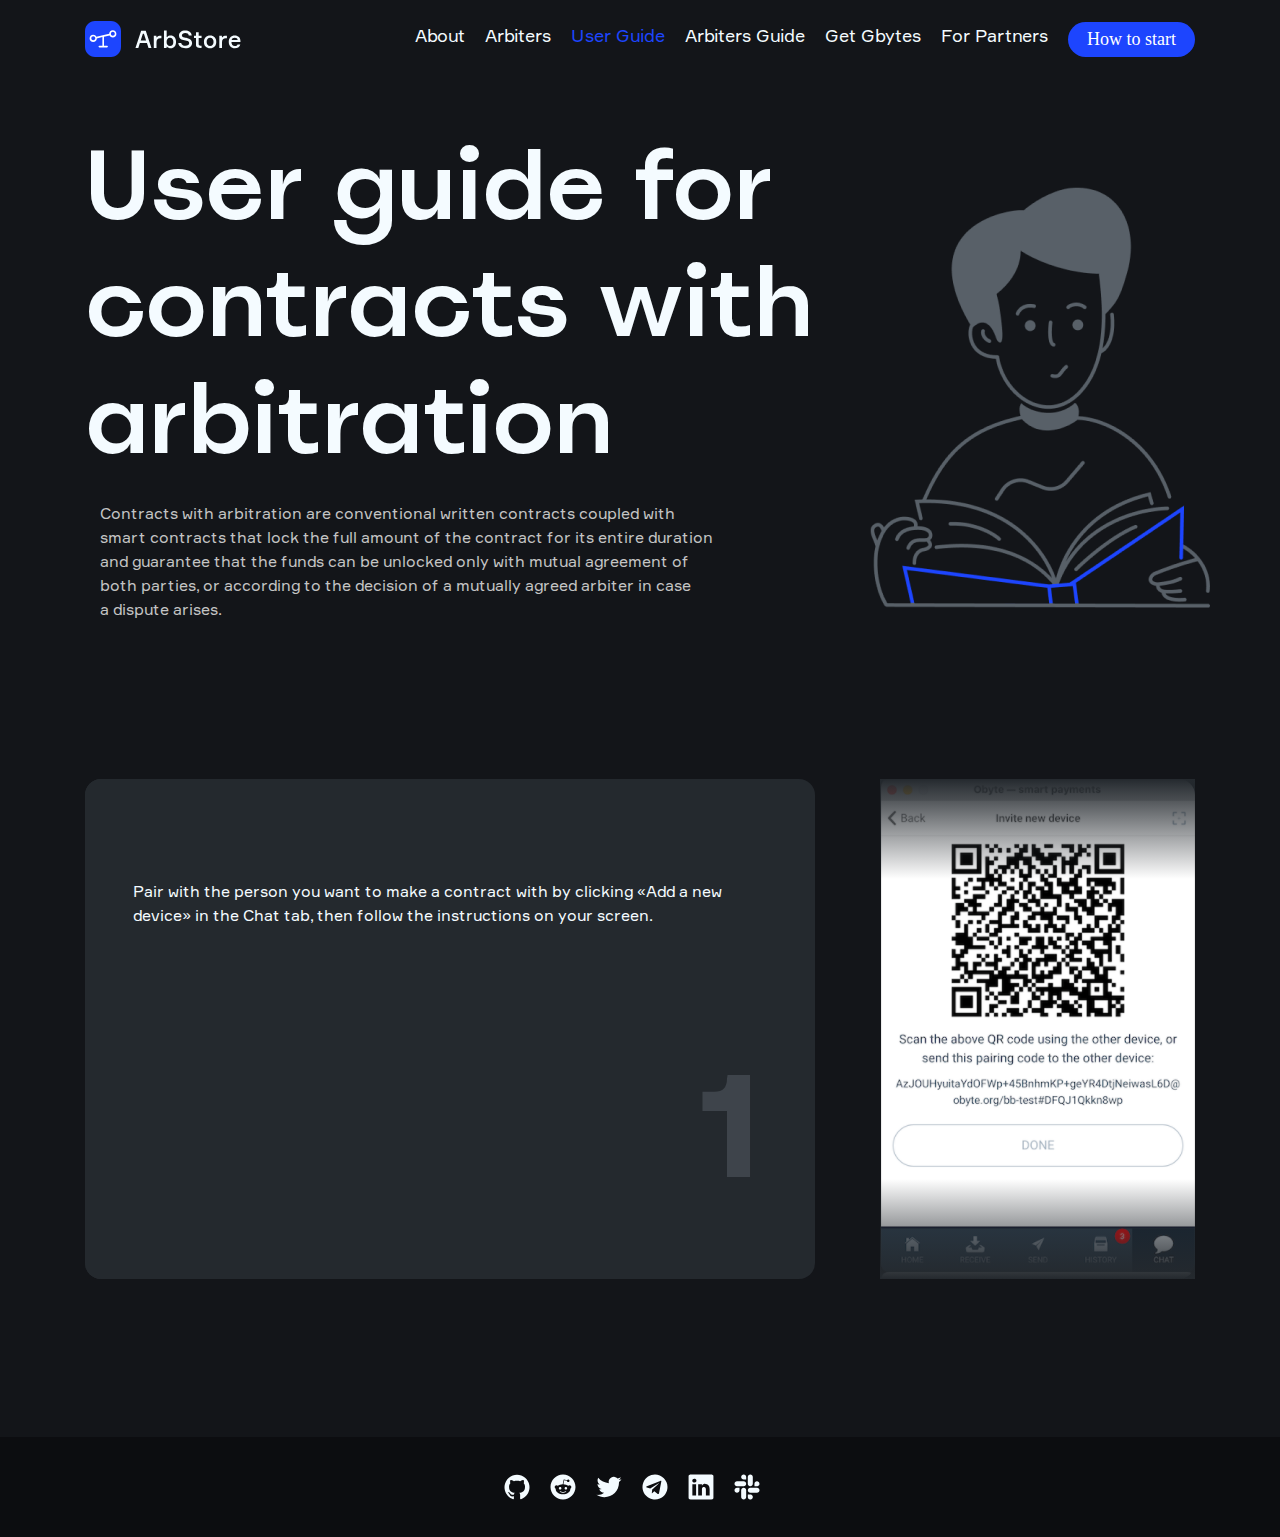
<file: verstka/guide.html>
<!DOCTYPE html>
<html lang="en">
<head>
    <meta charset="UTF-8">
    <meta name="viewport" content="width=device-width, initial-scale=1"/>
    <title>About</title>
    <link rel="stylesheet" href="css/bootstrap.min.css"/>
    <link rel="stylesheet" href="css/slick.css"/>
    <link rel="stylesheet" href="css/slick-theme.css"/>
    <link rel="stylesheet" href="css/lightbox.css"/>
    <link rel="stylesheet" href="css/jquery.fancybox.min.css"/>
    <link rel="stylesheet" href="css/style.css"/>
    <link rel="stylesheet" href="https://cdnjs.cloudflare.com/ajax/libs/font-awesome/5.14.0/css/all.min.css" integrity="sha512-1PKOgIY59xJ8Co8+NE6FZ+LOAZKjy+KY8iq0G4B3CyeY6wYHN3yt9PW0XpSriVlkMXe40PTKnXrLnZ9+fkDaog==" crossorigin="anonymous" />
</head>
<body>
<header>
    <div class="container">
        <div class="row mr-0 ml-0 align-items-center justify-content-between">
            <a href="index.html">
                <div class="logo">
                    <svg width="160" height="36" viewBox="0 0 160 36" fill="none" xmlns="http://www.w3.org/2000/svg">
                        <path d="M63.512 27L61.928 22.08H54.896L53.336 27H50.456L56.144 9.864H60.752L66.464 27H63.512ZM57.872 12.672L55.712 19.512H61.088L58.904 12.672H57.872ZM76.4259 14.784V17.304H75.3219C74.0739 17.304 73.1219 17.648 72.4659 18.336C71.8259 19.008 71.5059 19.992 71.5059 21.288V27H68.7939V14.784H71.4099V16.2H71.9859C72.6899 15.256 73.8259 14.784 75.3939 14.784H76.4259ZM85.7578 14.472C87.3738 14.472 88.6538 15.072 89.5978 16.272C90.5578 17.472 91.0378 19.008 91.0378 20.88C91.0378 22.752 90.5578 24.296 89.5978 25.512C88.6538 26.712 87.3738 27.312 85.7578 27.312C84.1578 27.312 82.9578 26.816 82.1578 25.824H81.5818V27H78.9658V9.552H81.6778V15.96H82.2538C83.0058 14.968 84.1738 14.472 85.7578 14.472ZM84.9898 25.008C86.0618 25.008 86.8858 24.632 87.4618 23.88C88.0378 23.112 88.3258 22.112 88.3258 20.88C88.3258 19.648 88.0378 18.656 87.4618 17.904C86.8858 17.152 86.0618 16.776 84.9898 16.776C83.8698 16.776 83.0218 17.168 82.4458 17.952C81.8858 18.736 81.6058 19.712 81.6058 20.88C81.6058 22.064 81.8858 23.048 82.4458 23.832C83.0218 24.616 83.8698 25.008 84.9898 25.008ZM106.708 14.376H103.78C103.428 12.84 102.228 12.072 100.18 12.072C99.2195 12.072 98.4275 12.272 97.8035 12.672C97.1955 13.072 96.8915 13.648 96.8915 14.4C96.8915 15.04 97.1075 15.52 97.5395 15.84C97.9875 16.144 98.6035 16.368 99.3875 16.512C99.4995 16.528 100.572 16.736 102.604 17.136C105.596 17.792 107.092 19.432 107.092 22.056C107.092 23.544 106.508 24.792 105.34 25.8C104.188 26.808 102.54 27.312 100.396 27.312C98.3475 27.312 96.6915 26.824 95.4275 25.848C94.1635 24.872 93.4515 23.584 93.2915 21.984H96.2195C96.5555 23.856 97.9875 24.792 100.516 24.792C101.62 24.792 102.508 24.568 103.18 24.12C103.852 23.656 104.188 23.008 104.188 22.176C104.188 21.424 103.964 20.856 103.516 20.472C103.084 20.088 102.444 19.808 101.596 19.632L98.2595 18.984C95.4115 18.44 93.9875 16.936 93.9875 14.472C93.9875 13.048 94.5395 11.872 95.6435 10.944C96.7475 10.016 98.2755 9.552 100.228 9.552C102.036 9.552 103.516 9.992 104.668 10.872C105.836 11.736 106.516 12.904 106.708 14.376ZM113.686 14.784H116.566V17.088H113.686V23.04C113.686 24.112 114.31 24.648 115.558 24.648H116.566V27H115.51C114.038 27 112.91 26.728 112.126 26.184C111.358 25.64 110.974 24.712 110.974 23.4V17.088H109.03V14.784H110.974V11.232H113.686V14.784ZM120.589 16.272C121.709 15.072 123.213 14.472 125.101 14.472C126.989 14.472 128.485 15.072 129.589 16.272C130.709 17.456 131.269 18.992 131.269 20.88C131.269 22.784 130.709 24.336 129.589 25.536C128.485 26.72 126.989 27.312 125.101 27.312C123.213 27.312 121.709 26.72 120.589 25.536C119.485 24.336 118.933 22.784 118.933 20.88C118.933 18.992 119.485 17.456 120.589 16.272ZM122.533 23.832C123.125 24.616 123.981 25.008 125.101 25.008C126.221 25.008 127.077 24.616 127.669 23.832C128.261 23.032 128.557 22.048 128.557 20.88C128.557 19.728 128.261 18.76 127.669 17.976C127.077 17.176 126.221 16.776 125.101 16.776C123.981 16.776 123.125 17.176 122.533 17.976C121.941 18.76 121.645 19.728 121.645 20.88C121.645 22.048 121.941 23.032 122.533 23.832ZM141.934 14.784V17.304H140.83C139.582 17.304 138.63 17.648 137.974 18.336C137.334 19.008 137.014 19.992 137.014 21.288V27H134.302V14.784H136.918V16.2H137.494C138.198 15.256 139.334 14.784 140.902 14.784H141.934ZM155.466 20.208V21.12H146.442C146.522 23.712 147.666 25.008 149.874 25.008C151.266 25.008 152.154 24.488 152.538 23.448H155.298C155.058 24.632 154.474 25.576 153.546 26.28C152.618 26.968 151.386 27.312 149.85 27.312C147.962 27.312 146.474 26.712 145.386 25.512C144.298 24.312 143.754 22.744 143.754 20.808C143.754 18.888 144.29 17.352 145.362 16.2C146.45 15.048 147.922 14.472 149.778 14.472C151.538 14.472 152.914 15.016 153.906 16.104C154.914 17.176 155.434 18.544 155.466 20.208ZM149.754 16.632C147.994 16.632 146.93 17.456 146.562 19.104H152.682C152.586 18.384 152.29 17.792 151.794 17.328C151.298 16.864 150.618 16.632 149.754 16.632Z" fill="#F4FBFF"/>
                        <path d="M10 0H26C31.5 0 36 4.5 36 10V26C36 31.5 31.5 36 26 36H10C4.5 36 0 31.5 0 26V10C0 4.5 4.5 0 10 0Z" fill="#1D45FE"/>
                        <path d="M27.7996 9.2002C25.7996 9.2002 24.1996 10.8002 24.1996 12.8002L11.3996 15.8002C10.7996 14.6002 9.59961 13.8002 8.19961 13.8002C6.19961 13.8002 4.59961 15.4002 4.59961 17.4002C4.59961 19.4002 6.19961 21.0002 8.19961 21.0002C10.1996 21.0002 11.7996 19.4002 11.7996 17.4002L17.3996 16.1002V24.8002H14.2996C13.8996 24.8002 13.4996 25.2002 13.4996 25.6002C13.4996 26.0002 13.8996 26.4002 14.2996 26.4002H22.0996C22.5996 26.4002 22.8996 26.0002 22.8996 25.6002C22.8996 25.1002 22.4996 24.8002 22.0996 24.8002H18.9996V15.8002L24.5996 14.5002C25.1996 15.7002 26.3996 16.5002 27.7996 16.5002C29.7996 16.5002 31.3996 14.9002 31.3996 12.9002C31.3996 10.8002 29.7996 9.2002 27.7996 9.2002ZM8.29961 19.2002C7.19961 19.2002 6.29961 18.3002 6.29961 17.2002C6.29961 16.1002 7.19961 15.2002 8.29961 15.2002C9.39961 15.2002 10.2996 16.1002 10.2996 17.2002C10.1996 18.3002 9.29961 19.2002 8.29961 19.2002ZM27.7996 14.7002C26.6996 14.7002 25.8996 13.8002 25.8996 12.7002C25.8996 11.6002 26.7996 10.8002 27.7996 10.8002C28.8996 10.8002 29.7996 11.7002 29.7996 12.7002C29.7996 13.8002 28.8996 14.7002 27.7996 14.7002Z" fill="white"/>
                    </svg>
                </div>
            </a>
            <div class="mobBottomMenu d-flex d-lg-none">
                <svg width="30" height="21" viewBox="0 0 30 21" fill="none" xmlns="http://www.w3.org/2000/svg">
                    <path fill-rule="evenodd" clip-rule="evenodd" d="M30 2C30 2.55228 29.5523 3 29 3H1C0.447715 3 0 2.55228 0 2V1C0 0.447715 0.447716 0 1 0H29C29.5523 0 30 0.447715 30 1V2Z" fill="white"/>
                    <path fill-rule="evenodd" clip-rule="evenodd" d="M30 11C30 11.5523 29.5523 12 29 12H1C0.447715 12 0 11.5523 0 11V10C0 9.44772 0.447716 9 1 9H29C29.5523 9 30 9.44772 30 10V11Z" fill="white"/>
                    <path fill-rule="evenodd" clip-rule="evenodd" d="M30 20C30 20.5523 29.5523 21 29 21H1C0.447715 21 0 20.5523 0 20V19C0 18.4477 0.447716 18 1 18H29C29.5523 18 30 18.4477 30 19V20Z" fill="white"/>
                </svg>
            </div>
            <div class="topMenuWrap">
                <ul>
                    <li class="f-18">
                        <a class="color-1" href="about.html">About</a>
                    </li>
                    <li class="f-18">
                        <a class="color-1" href="arbiters.html">Arbiters</a>
                    </li>
                    <li class="f-18">
                        <a class="color-1 active" href="guide.html">User Guide</a>
                    </li>
                    <li class="f-18">
                        <a class="color-1" href="arb-guide.html">Arbiters Guide</a>
                    </li>
                    <li class="f-18">
                        <a class="color-1" href="gbytes.html">Get Gbytes</a>
                    </li>
                    <li class="f-18">
                        <a class="color-1" href="#">For Partners</a>
                    </li>
                    <li class="f-18">
                        <div class="button small f-18" data-target="registration">
                            How to start
                        </div>
                    </li>
                </ul>
                <div class="row justify-content-center align-items-center d-flex d-lg-none">
                    <a href="" class="mr-3 mb-3 mb-lg-0">
                        <svg width="30" height="30" viewBox="0 0 30 30" fill="none" xmlns="http://www.w3.org/2000/svg">
                            <path d="M15 2.80859C12.0319 2.80872 9.16061 3.86499 6.89999 5.7884C4.63937 7.71182 3.13691 10.3769 2.66145 13.3067C2.18599 16.2365 2.76856 19.2399 4.30491 21.7795C5.84126 24.3191 8.23114 26.2292 11.0469 27.168C11.6719 27.2774 11.9063 26.9024 11.9063 26.5742C11.9063 26.2773 11.8907 25.293 11.8907 24.2461C8.75003 24.8242 7.93753 23.4805 7.68753 22.7774C7.41013 22.0935 6.97038 21.4875 6.40628 21.0117C5.96878 20.7773 5.34378 20.1992 6.39065 20.1836C6.79038 20.227 7.17377 20.3661 7.50832 20.5891C7.84288 20.8121 8.11874 21.1125 8.31253 21.4648C8.4835 21.772 8.71338 22.0423 8.98902 22.2605C9.26466 22.4786 9.58063 22.6402 9.91882 22.736C10.257 22.8318 10.6108 22.8599 10.9599 22.8187C11.309 22.7776 11.6465 22.6679 11.9531 22.4961C12.0072 21.8606 12.2905 21.2665 12.75 20.8243C9.96878 20.5118 7.06253 19.4336 7.06253 14.6524C7.04497 13.4101 7.50339 12.2081 8.34378 11.293C7.96164 10.2133 8.00635 9.02836 8.46878 7.98051C8.46878 7.98051 9.51562 7.65237 11.9063 9.26176C13.9516 8.69922 16.1109 8.69922 18.1563 9.26176C20.5469 7.63676 21.5938 7.98051 21.5938 7.98051C22.0563 9.02835 22.101 10.2133 21.7188 11.293C22.5617 12.2065 23.0205 13.4095 23 14.6524C23 19.4492 20.0781 20.5118 17.2969 20.8243C17.5952 21.1266 17.825 21.4896 17.9706 21.8886C18.1161 22.2877 18.1742 22.7133 18.1407 23.1368C18.1407 24.8087 18.125 26.1524 18.125 26.5743C18.125 26.9024 18.3594 27.293 18.9844 27.168C21.7952 26.2216 24.1782 24.3071 25.708 21.7662C27.2379 19.2253 27.8149 16.2234 27.3361 13.2964C26.8574 10.3694 25.354 7.70781 23.0944 5.78673C20.8347 3.86566 17.9659 2.81014 15 2.80859Z" fill="#F4FBFF"/>
                        </svg>
                    </a>
                    <a href="" class="mr-3 mb-3 mb-lg-0">
                        <svg width="30" height="30" viewBox="0 0 30 30" fill="none" xmlns="http://www.w3.org/2000/svg">
                            <path fill-rule="evenodd" clip-rule="evenodd" d="M27.5 15C27.5 21.9036 21.9036 27.5 15 27.5C8.09644 27.5 2.5 21.9036 2.5 15C2.5 8.09644 8.09644 2.5 15 2.5C21.9036 2.5 27.5 8.09644 27.5 15ZM21.5186 13.1802C22.5181 13.1802 23.3384 13.9857 23.3384 15C23.3384 15.7457 22.891 16.3871 22.2646 16.6707C22.2943 16.8495 22.3093 17.0436 22.3093 17.2227C22.3093 20.0417 19.0426 22.3092 15.0151 22.3092C10.9877 22.3092 7.72094 20.0267 7.72094 17.2227C7.72094 17.0286 7.73568 16.8495 7.76571 16.6707C7.139 16.3871 6.69163 15.7607 6.69163 15.015C6.69163 14.0154 7.49712 13.1952 8.51142 13.1952C8.98362 13.1945 9.43783 13.3762 9.7793 13.7023C11.0472 12.7923 12.7925 12.2106 14.7315 12.1509L15.6566 7.79531C15.6713 7.70578 15.7161 7.63126 15.7906 7.5865C15.8504 7.54173 15.9399 7.52672 16.0294 7.54173L19.0573 8.18318C19.2661 7.75054 19.7138 7.4522 20.2209 7.4522C20.9369 7.4522 21.5186 8.03387 21.5186 8.74983C21.5186 9.46607 20.9369 10.0477 20.2209 10.0477C19.5197 10.0477 18.9531 9.49582 18.923 8.80961L16.2082 8.22794L15.373 12.1361C17.2823 12.2106 18.9978 12.7923 20.2507 13.6873C20.5788 13.374 21.0264 13.1802 21.5186 13.1802ZM12.1363 15C11.42 15 10.8384 15.5816 10.8384 16.2976C10.8384 17.0136 11.42 17.6102 12.1363 17.5955C12.8522 17.5955 13.4339 17.0136 13.4339 16.2976C13.4339 15.5816 12.8522 15 12.1363 15ZM15.0151 20.6982C15.5073 20.6982 17.2078 20.6384 18.1028 19.7434C18.2221 19.6091 18.2221 19.4003 18.1028 19.266C17.9685 19.132 17.7597 19.132 17.6254 19.266C17.0735 19.8329 15.8654 20.0267 15.0151 20.0267C14.1649 20.0267 12.9715 19.8329 12.4046 19.266C12.2703 19.132 12.0615 19.132 11.9272 19.266C11.7932 19.4003 11.7932 19.6091 11.9272 19.7434C12.8075 20.6234 14.508 20.6982 15.0151 20.6982ZM16.5663 16.3126C16.5663 17.0286 17.148 17.6102 17.864 17.6102C18.5802 17.6102 19.1619 17.0136 19.1619 16.3126C19.1619 15.5967 18.5802 15.015 17.864 15.015C17.148 15.015 16.5663 15.5967 16.5663 16.3126Z" fill="#F4FBFF"/>
                        </svg>
                    </a>
                    <a href="" class="mr-3 mb-3 mb-lg-0">
                        <svg width="30" height="30" viewBox="0 0 30 30" fill="none" xmlns="http://www.w3.org/2000/svg">
                            <path d="M27.5 7.24977C26.5604 7.65739 25.5668 7.92685 24.55 8.04977C25.6227 7.40892 26.4266 6.40075 26.8125 5.21227C25.8044 5.81235 24.701 6.23514 23.55 6.46227C22.7807 5.62799 21.7562 5.07264 20.6373 4.88334C19.5183 4.69403 18.3682 4.88147 17.3672 5.41626C16.3663 5.95105 15.5712 6.80294 15.1066 7.83832C14.6419 8.8737 14.5341 10.034 14.8 11.1373C12.7618 11.0342 10.7681 10.5035 8.94832 9.5796C7.12859 8.65574 5.52356 7.35939 4.2375 5.77477C3.78642 6.56248 3.5494 7.45455 3.55 8.36227C3.5484 9.20525 3.75527 10.0355 4.15219 10.7792C4.54912 11.5229 5.12377 12.1569 5.825 12.6248C5.00997 12.6026 4.21236 12.3839 3.5 11.9873V12.0498C3.50611 13.2309 3.91999 14.3736 4.67164 15.2847C5.42329 16.1958 6.46657 16.8193 7.625 17.0498C7.17907 17.1855 6.71609 17.257 6.25 17.2623C5.92736 17.2585 5.60553 17.2292 5.2875 17.1748C5.61739 18.1908 6.25578 19.0787 7.11384 19.715C7.97191 20.3512 9.00697 20.7042 10.075 20.7248C8.2715 22.1439 6.04485 22.9183 3.75 22.9248C3.33217 22.9261 2.91467 22.9011 2.5 22.8498C4.84304 24.3626 7.57352 25.1657 10.3625 25.1623C12.2871 25.1823 14.1964 24.8185 15.9789 24.0924C17.7614 23.3662 19.3813 22.2921 20.744 20.9329C22.1067 19.5737 23.185 17.9565 23.9157 16.1759C24.6464 14.3953 25.015 12.4869 25 10.5623C25 10.3498 25 10.1248 25 9.89977C25.9809 9.16829 26.8268 8.27155 27.5 7.24977Z" fill="#F4FBFF"/>
                        </svg>
                    </a>
                    <a href="" class="mr-3 mb-3 mb-lg-0">
                        <svg width="30" height="30" viewBox="0 0 30 30" fill="none" xmlns="http://www.w3.org/2000/svg">
                            <path d="M14.9922 2.5C12.5199 2.5 10.1032 3.23311 8.04757 4.60663C5.99195 5.98015 4.38979 7.93238 3.4437 10.2165C2.4976 12.5005 2.25006 15.0139 2.73238 17.4386C3.21469 19.8634 4.4052 22.0907 6.15336 23.8388C7.90152 25.587 10.1288 26.7775 12.5536 27.2598C14.9783 27.7421 17.4917 27.4946 19.7757 26.5485C22.0598 25.6024 24.012 24.0002 25.3856 21.9446C26.7591 19.889 27.4922 17.4723 27.4922 15C27.4923 13.3584 27.1691 11.7329 26.541 10.2163C25.9128 8.69966 24.9921 7.32162 23.8313 6.16086C22.6706 5.0001 21.2925 4.07936 19.7759 3.45123C18.2593 2.82309 16.6338 2.49986 14.9922 2.5ZM18.9666 21.4406C18.9198 21.5572 18.8486 21.6626 18.7578 21.7495C18.667 21.8364 18.5586 21.9028 18.44 21.9445C18.3214 21.9861 18.1953 22.0018 18.0701 21.9907C17.9449 21.9796 17.8235 21.9418 17.7141 21.88L14.3207 19.2432L12.1428 21.2525C12.0923 21.2898 12.0332 21.3139 11.9709 21.3224C11.9087 21.3309 11.8453 21.3236 11.7866 21.3012L12.2041 17.5656L12.2175 17.5762L12.226 17.5024C12.226 17.5024 18.3322 11.9431 18.581 11.7062C18.8328 11.4699 18.7497 11.4187 18.7497 11.4187C18.7641 11.1305 18.2978 11.4187 18.2978 11.4187L10.2072 16.6237L6.83783 15.4762C6.83783 15.4762 6.32033 15.2906 6.27158 14.8825C6.22033 14.4775 6.85469 14.2575 6.85469 14.2575L20.2509 8.93561C20.2509 8.93561 21.3522 8.44496 21.3522 9.2575L18.9666 21.4406Z" fill="#F4FBFF"/>
                        </svg>
                    </a>
                    <a href="" class="mr-3 mb-3 mb-lg-0">
                        <svg width="30" height="30" viewBox="0 0 30 30" fill="none" xmlns="http://www.w3.org/2000/svg">
                            <path d="M25.5867 2.50017H4.41172C4.17369 2.49687 3.93734 2.54048 3.71618 2.62853C3.49501 2.71657 3.29335 2.84733 3.12272 3.01331C2.95208 3.1793 2.81582 3.37728 2.72171 3.59594C2.6276 3.81459 2.57748 4.04965 2.57422 4.28767V25.7127C2.57748 25.9507 2.6276 26.1858 2.72171 26.4044C2.81582 26.6231 2.95208 26.821 3.12272 26.987C3.29335 27.153 3.49501 27.2838 3.71618 27.3718C3.93734 27.4599 4.17369 27.5035 4.41172 27.5002H25.5867C25.8247 27.5035 26.0611 27.4599 26.2823 27.3718C26.5034 27.2838 26.7051 27.153 26.8757 26.987C27.0464 26.821 27.1826 26.6231 27.2767 26.4044C27.3708 26.1858 27.421 25.9507 27.4242 25.7127V4.28767C27.421 4.04965 27.3708 3.81459 27.2767 3.59594C27.1826 3.37728 27.0464 3.1793 26.8757 3.01331C26.7051 2.84733 26.5034 2.71657 26.2823 2.62853C26.0611 2.54048 25.8247 2.49687 25.5867 2.50017ZM10.1117 23.4252H6.36172V12.1752H10.1117V23.4252ZM8.23672 10.6002C7.71955 10.6002 7.22356 10.3947 6.85786 10.029C6.49216 9.66334 6.28672 9.16735 6.28672 8.65017C6.28672 8.133 6.49216 7.63701 6.85786 7.27132C7.22356 6.90562 7.71955 6.70017 8.23672 6.70017C8.51134 6.66903 8.78944 6.69624 9.05281 6.78003C9.31619 6.86382 9.55889 7.00229 9.76504 7.18638C9.97119 7.37047 10.1361 7.59602 10.2491 7.84828C10.362 8.10053 10.4204 8.3738 10.4204 8.65017C10.4204 8.92655 10.362 9.19982 10.2491 9.45207C10.1361 9.70433 9.97119 9.92988 9.76504 10.114C9.55889 10.2981 9.31619 10.4365 9.05281 10.5203C8.78944 10.6041 8.51134 10.6313 8.23672 10.6002ZM23.6367 23.4252H19.8867V17.3877C19.8867 15.8752 19.3492 14.8877 17.9867 14.8877C17.565 14.8908 17.1545 15.023 16.8103 15.2666C16.4661 15.5103 16.2048 15.8535 16.0617 16.2502C15.9639 16.544 15.9215 16.8534 15.9367 17.1627V23.4127H12.1867C12.1867 23.4127 12.1867 13.1877 12.1867 12.1627H15.9367V13.7502C16.2774 13.1591 16.7729 12.6721 17.3698 12.3417C17.9667 12.0113 18.6424 11.85 19.3242 11.8752C21.8242 11.8752 23.6367 13.4877 23.6367 16.9502V23.4252Z" fill="#F4FBFF"/>
                        </svg>
                    </a>
                    <a href="" class="mr-3 mb-3 mb-lg-0">
                        <svg width="30" height="30" viewBox="0 0 30 30" fill="none" xmlns="http://www.w3.org/2000/svg">
                            <path d="M2.5 18.3375C2.5 19.0005 2.76339 19.6364 3.23223 20.1053C3.70107 20.5741 4.33696 20.8375 5 20.8375C5.66304 20.8375 6.29893 20.5741 6.76777 20.1053C7.23661 19.6364 7.5 19.0005 7.5 18.3375V15.8375H5C4.33696 15.8375 3.70107 16.1009 3.23223 16.5697C2.76339 17.0386 2.5 17.6745 2.5 18.3375ZM18.3 14.1625C18.963 14.1625 19.5989 13.8991 20.0678 13.4303C20.5366 12.9614 20.8 12.3255 20.8 11.6625V5C20.8 4.33696 20.5366 3.70107 20.0678 3.23223C19.5989 2.76339 18.963 2.5 18.3 2.5C17.637 2.5 17.0011 2.76339 16.5322 3.23223C16.0634 3.70107 15.8 4.33696 15.8 5V11.6625C15.8 11.9929 15.8655 12.3201 15.9927 12.625C16.1199 12.93 16.3062 13.2067 16.541 13.4392C16.7759 13.6716 17.0544 13.8553 17.3606 13.9794C17.6668 14.1036 17.9946 14.1658 18.325 14.1625H18.3ZM27.45 11.6625C27.45 10.9995 27.1866 10.3636 26.7178 9.89473C26.2489 9.42589 25.613 9.1625 24.95 9.1625C24.287 9.1625 23.6511 9.42589 23.1822 9.89473C22.7134 10.3636 22.45 10.9995 22.45 11.6625V14.1625H24.95C25.2825 14.1692 25.613 14.1094 25.9221 13.9867C26.2312 13.8641 26.5127 13.681 26.7502 13.4482C26.9876 13.2154 27.1763 12.9375 27.305 12.6309C27.4338 12.3243 27.5001 11.9951 27.5 11.6625H27.45ZM11.675 15.8375C11.012 15.8375 10.3761 16.1009 9.90723 16.5697C9.43839 17.0386 9.175 17.6745 9.175 18.3375V25C9.175 25.663 9.43839 26.2989 9.90723 26.7678C10.3761 27.2366 11.012 27.5 11.675 27.5C12.338 27.5 12.9739 27.2366 13.4428 26.7678C13.9116 26.2989 14.175 25.663 14.175 25V18.3375C14.175 17.6745 13.9116 17.0386 13.4428 16.5697C12.9739 16.1009 12.338 15.8375 11.675 15.8375ZM18.325 22.5H15.825V25C15.825 25.4945 15.9716 25.9778 16.2463 26.3889C16.521 26.8 16.9115 27.1205 17.3683 27.3097C17.8251 27.4989 18.3278 27.5484 18.8127 27.452C19.2977 27.3555 19.7431 27.1174 20.0928 26.7678C20.4424 26.4181 20.6805 25.9727 20.777 25.4877C20.8734 25.0028 20.8239 24.5001 20.6347 24.0433C20.4455 23.5865 20.125 23.196 19.7139 22.9213C19.3028 22.6466 18.8195 22.5 18.325 22.5ZM25 15.8375H18.325C17.662 15.8375 17.0261 16.1009 16.5572 16.5697C16.0884 17.0386 15.825 17.6745 15.825 18.3375C15.825 19.0005 16.0884 19.6364 16.5572 20.1053C17.0261 20.5741 17.662 20.8375 18.325 20.8375H25C25.663 20.8375 26.2989 20.5741 26.7678 20.1053C27.2366 19.6364 27.5 19.0005 27.5 18.3375C27.5 17.6745 27.2366 17.0386 26.7678 16.5697C26.2989 16.1009 25.663 15.8375 25 15.8375ZM11.675 9.1625H5C4.33696 9.1625 3.70107 9.42589 3.23223 9.89473C2.76339 10.3636 2.5 10.9995 2.5 11.6625C2.5 12.3255 2.76339 12.9614 3.23223 13.4303C3.70107 13.8991 4.33696 14.1625 5 14.1625H11.675C12.338 14.1625 12.9739 13.8991 13.4428 13.4303C13.9116 12.9614 14.175 12.3255 14.175 11.6625C14.175 10.9995 13.9116 10.3636 13.4428 9.89473C12.9739 9.42589 12.338 9.1625 11.675 9.1625ZM11.675 2.5C11.012 2.5 10.3761 2.76339 9.90723 3.23223C9.43839 3.70107 9.175 4.33696 9.175 5C9.175 5.66304 9.43839 6.29893 9.90723 6.76777C10.3761 7.23661 11.012 7.5 11.675 7.5H14.175V5C14.175 4.33696 13.9116 3.70107 13.4428 3.23223C12.9739 2.76339 12.338 2.5 11.675 2.5Z" fill="#F4FBFF"/>
                        </svg>
                    </a>
                </div>
            </div>
        </div>
    </div>
</header>
<main class="mt-5">
    <div class="container pb-5 nobgMob bg-8">
        <h1 class="f-98 ff-2 mb-4">
            User guide for contracts with arbitration
        </h1>
        <div class="d-flex align-items-center justify-content-center d-lg-none mb-5">
            <img class="w-50" src="image/bg-8.png" alt="bg-8">
        </div>
        <div class="col-lg-7">
            <div class="color-2">
                Contracts with arbitration are conventional written contracts coupled with smart contracts that lock the full amount
                of&nbsp;the contract for its entire duration and guarantee that the funds can be&nbsp;unlocked only with mutual agreement of
                both parties, or&nbsp;according to&nbsp;the decision of&nbsp;a&nbsp;mutually agreed arbiter in&nbsp;case a&nbsp;dispute arises.
            </div>
        </div>
    </div>
    <div class="container mt-100 pb-5 position-relative">
        <div class="scrollWrapperTopShadow"></div>
        <div class="scrollWrapperTopShadow2"></div>
        <div class="scrollWrapperAll noScrollArrow">
            <div class="row">
                <div class="col-lg-8">
                    <div class="bgc-1 pr-5 pl-5 pb-5 pt-100 position-relative h-100">
                        Pair with the person you want to&nbsp;make a&nbsp;contract with by&nbsp;clicking &laquo;Add a&nbsp;new device&raquo; in&nbsp;the Chat tab, then follow the instructions on&nbsp;your screen.
                        <div class="numberAbs big ff-2b">
                            1
                        </div>
                    </div>
                </div>
                <div class="col-lg-4 text-center text-lg-right">
                    <img class="w-lg-100" src="image/i1.png" alt="i1">
                </div>
            </div>
            <div class="row">
                <div class="col-lg-8">
                    <div class="bgc-1 pr-5 pl-5 pb-5 pt-100 position-relative h-100">
                        <p>
                            (OPTIONAL) You can attest your real name before creating a&nbsp;contract, so&nbsp;it&nbsp;will show up&nbsp;on&nbsp;the contract and your counterparty will see it&nbsp;during contract signing. The same applies to&nbsp;your counterparty.
                        </p>
                        Real Name attestation can be&nbsp;done via a&nbsp;Real Name Attestation bot found in&nbsp;the Bot Store (the second tab of&nbsp;your chat window). Add this bot and follow its instructions.
                        <div class="numberAbs big ff-2b">
                            1.1
                        </div>
                    </div>
                </div>
                <div class="col-lg-4 text-center text-lg-right">
                    <img class="w-lg-100" src="image/i1.png" alt="i1">
                </div>
            </div>
            <div class="row">
                <div class="col-lg-8">
                    <div class="bgc-1 pr-5 pl-5 pb-5 pt-100 position-relative h-100">
                        (OPTIONAL) If&nbsp;you got attested, share your private profile with your peer so&nbsp;they can see it&nbsp;on&nbsp;the contract.
                        <div class="numberAbs big ff-2b">
                            1.2
                        </div>
                    </div>
                </div>
                <div class="col-lg-4 text-center text-lg-right">
                    <img class="w-lg-100" src="image/i1.png" alt="i1">
                </div>
            </div>
            <div class="row">
                <div class="col-lg-8">
                    <div class="bgc-1 pr-5 pl-5 pb-5 pt-100 position-relative h-100">
                        One of&nbsp;the parties opens a&nbsp;chat with the other and shares their address by&nbsp;clicking &laquo;Insert my&nbsp;address&raquo;.
                        <div class="numberAbs big ff-2b">
                            2
                        </div>
                    </div>
                </div>
                <div class="col-lg-4 text-center text-lg-right">
                    <img class="w-lg-100" src="image/i1.png" alt="i1">
                </div>
            </div>
            <div class="row">
                <div class="col-lg-8">
                    <div class="bgc-1 pr-5 pl-5 pb-5 pt-100 position-relative h-100">
                        The other party clicks the received address and chooses &laquo;Offer contract with arbitration&raquo; This party will be&nbsp;the offerer while the other party will be&nbsp;the acceptor.
                        <div class="numberAbs big ff-2b">
                            3
                        </div>
                    </div>
                </div>
                <div class="col-lg-4 text-center text-lg-right">
                    <img class="w-lg-100" src="image/i1.png" alt="i1">
                </div>
            </div>
            <div class="row">
                <div class="col-lg-8">
                    <div class="bgc-1 pr-5 pl-5 pb-5 pt-100 position-relative h-100">
                        <p>
                            The offerer then fills out the contract offer.
                        </p>
                        <p>
                            First, they select the roles for themselves (Buyer or&nbsp;Seller) implicitly setting the opposite role for the other party.
                        </p>
                        Then they enter the amount that the buyer is&nbsp;going to&nbsp;pay to&nbsp;the seller for their goods or&nbsp;services. They also select the asset in&nbsp;which the payment will be&nbsp;made. A&nbsp;good candidate for the asset is&nbsp;a&nbsp;stablecoin (such as&nbsp;OUSDv2) that the buyer needs to&nbsp;obtain first from
                        <div class="numberAbs big ff-2b">
                            4
                        </div>
                    </div>
                </div>
                <div class="col-lg-4 text-center text-lg-right">
                    <img class="w-lg-100" src="image/i1.png" alt="i1">
                </div>
            </div>
            <div class="row">
                <div class="col-lg-8">
                    <div class="bgc-1 pr-5 pl-5 pb-5 pt-100 position-relative h-100">
                        Then, the offerer picks an&nbsp;arbiter from this (or&nbsp;another) ArbStore. You can filter them by&nbsp;their specializations, compare prices for their services, and their recent stats. Copy/paste the address of&nbsp;the chosen arbiter in&nbsp;the field. Discuss the arbiter candidate(s) with the other party to&nbsp;make sure they are&nbsp;OK with your choice.
                        <div class="numberAbs big ff-2b">
                            4.1
                        </div>
                    </div>
                </div>
                <div class="col-lg-4 text-center text-lg-right">
                    <img class="w-lg-100" src="image/i1.png" alt="i1">
                </div>
            </div>
            <div class="row">
                <div class="col-lg-8">
                    <div class="bgc-1 pr-5 pl-5 pb-5 pt-100 position-relative h-100">
                        Now fill in&nbsp;the contract title and text. Make sure that you mention the names and the roles of&nbsp;both parties in&nbsp;the contract body, like in&nbsp;real-world contracts. The contract text should be&nbsp;written in&nbsp;3rd person, avoid &laquo;I&raquo; and &laquo;you&raquo; as&nbsp;otherwise the arbiter will have trouble identifying who is&nbsp;who if&nbsp;you have a&nbsp;dispute and the contract lands on&nbsp;the arbiter&rsquo;s desk. The text should be&nbsp;rather long and spell out all the terms and conditions, rights and obligations in&nbsp;your deal with the other party.
                        <div class="numberAbs big ff-2b">
                            4.2
                        </div>
                    </div>
                </div>
                <div class="col-lg-4 text-center text-lg-right">
                    <img class="w-lg-100" src="image/i1.png" alt="i1">
                </div>
            </div>
            <div class="row">
                <div class="col-lg-8">
                    <div class="bgc-1 pr-5 pl-5 pb-5 pt-100 position-relative h-100">
                        <p>
                            You can also optionally provide your contact info, so&nbsp;both the peer and the arbiter can contact you via messengers&nbsp;/ phone&nbsp;/ email, etc.
                        </p>
                        When done, click the &laquo;Offer contract&raquo; button to&nbsp;send the contract to&nbsp;your peer for review and signing.
                        <div class="numberAbs big ff-2b">
                            4.3
                        </div>
                    </div>
                </div>
                <div class="col-lg-4 text-center text-lg-right">
                    <img class="w-lg-100" src="image/i1.png" alt="i1">
                </div>
            </div>
            <div class="row">
                <div class="col-lg-8">
                    <div class="bgc-1 pr-5 pl-5 pb-5 pt-100 position-relative h-100">
                        The other party (acceptor) then receives this contract offer via chat, opens and reviews&nbsp;it. They should check the amount of&nbsp;the contract, the currency, the arbiter, and the contract text. If&nbsp;they agree with everything, they accept the contract. Optionally, they can add their contacts for the other party and for the arbiter.
                        <div class="numberAbs big ff-2b">
                            5
                        </div>
                    </div>
                </div>
                <div class="col-lg-4 text-center text-lg-right">
                    <img class="w-lg-100" src="image/i1.png" alt="i1">
                </div>
            </div>
            <div class="row">
                <div class="col-lg-8">
                    <div class="bgc-1 pr-5 pl-5 pb-5 pt-100 position-relative h-100">
                        After the contract is&nbsp;accepted by&nbsp;the acceptor, and the offerer comes online again, their wallet will post a&nbsp;unit into the DAG with the hash of&nbsp;the contract text. The acceptor needs to&nbsp;co-sign this unit, their wallet will prompt them to&nbsp;do&nbsp;so&nbsp;if&nbsp;necessary. This hash signed by&nbsp;both parties serves as&nbsp;a&nbsp;confirmation of&nbsp;their agreement.
                        <div class="numberAbs big ff-2b">
                            6
                        </div>
                    </div>
                </div>
                <div class="col-lg-4 text-center text-lg-right">
                    <img class="w-lg-100" src="image/i1.png" alt="i1">
                </div>
            </div>
            <div class="row">
                <div class="col-lg-8">
                    <div class="bgc-1 pr-5 pl-5 pb-5 pt-100 position-relative h-100">
                        After the unit is&nbsp;posted, the buyer needs to&nbsp;pay to&nbsp;the contract by&nbsp;opening the contract in&nbsp;their wallet and clicking the Pay button. This locks the money on&nbsp;the smart contract address associated with the contract.
                        <div class="numberAbs big ff-2b">
                            7
                        </div>
                    </div>
                </div>
                <div class="col-lg-4 text-center text-lg-right">
                    <img class="w-lg-100" src="image/i1.png" alt="i1">
                </div>
            </div>
            <div class="row">
                <div class="col-lg-8">
                    <div class="bgc-1 pr-5 pl-5 pb-5 pt-100 position-relative h-100">
                        After the contract is&nbsp;paid, the seller starts fulfilling their contract obligations. After the work is&nbsp;done and the buyer is&nbsp;satisfied with the results, they release the funds from the contract to&nbsp;the seller by&nbsp;clicking the &laquo;release funds&raquo; button in&nbsp;the contract view. The contract is&nbsp;now completed.
                        <div class="numberAbs big ff-2b">
                            8
                        </div>
                    </div>
                </div>
                <div class="col-lg-4 text-center text-lg-right">
                    <img class="w-lg-100" src="image/i1.png" alt="i1">
                </div>
            </div>
            <div class="row">
                <div class="col-lg-8">
                    <div class="bgc-1 pr-5 pl-5 pb-5 pt-100 position-relative h-100">
                        If&nbsp;the seller is&nbsp;unable to&nbsp;fulfil their obligations, they can cancel the contract at&nbsp;any time and return the funds back to&nbsp;the buyer by&nbsp;clicking the &laquo;Refund&raquo; button in&nbsp;their wallet.
                        <div class="numberAbs big ff-2b">
                            9
                        </div>
                    </div>
                </div>
                <div class="col-lg-4 text-center text-lg-right">
                    <img class="w-lg-100" src="image/i1.png" alt="i1">
                </div>
            </div>
            <div class="row">
                <div class="col-lg-8">
                    <div class="bgc-1 pr-5 pl-5 pb-5 pt-100 position-relative h-100">
                        In&nbsp;case there is&nbsp;a&nbsp;disagreement about the contract performance and the parties can&rsquo;t resolve it&nbsp;themselves, any party can start a&nbsp;dispute and invoke the arbiter by&nbsp;clicking the open dispute link.
                        <div class="numberAbs big ff-2b">
                            10
                        </div>
                    </div>
                </div>
                <div class="col-lg-4 text-center text-lg-right">
                    <img class="w-lg-100" src="image/i1.png" alt="i1">
                </div>
            </div>
            <div class="row">
                <div class="col-lg-8">
                    <div class="bgc-1 pr-5 pl-5 pb-5 pt-100 position-relative h-100">
                        <p>
                            After the &laquo;open dispute&raquo; link was clicked, the arbiter selected in&nbsp;the contract will automatically receive the contract text, briefly review&nbsp;it, and based on&nbsp;the contract&rsquo;s complexity will estimate the cost of&nbsp;their service and ask the plaintiff to&nbsp;pay for&nbsp;it. The payment is&nbsp;processed through the ArbStore this arbiter is&nbsp;enrolled with, so&nbsp;the plaintiff will receive a&nbsp;payment request from the ArbStore in&nbsp;chat. The payment will be&nbsp;held by&nbsp;the ArbStore until the arbiter makes a&nbsp;decision.
                        </p>
                        <p>
                            After the payment is&nbsp;sent, the arbiter starts resolving the dispute. They will contact both parties through Obyte wallet chat or&nbsp;other means of&nbsp;communication they indicated in&nbsp;the contract, collect evidence from both parties, and make a&nbsp;decision about the party who wins the dispute.
                        </p>
                        The arbiter then posts a&nbsp;specially crafted unit into the DAG which allows the winning party to&nbsp;claim the funds locked on&nbsp;the contract.
                        <div class="numberAbs big ff-2b">
                            11
                        </div>
                    </div>
                </div>
                <div class="col-lg-4 text-center text-lg-right">
                    <img class="w-lg-100" src="image/i1.png" alt="i1">
                </div>
            </div>
            <div class="row">
                <div class="col-lg-8">
                    <div class="bgc-1 pr-5 pl-5 pb-5 pt-100 position-relative h-100">
                        If&nbsp;the arbiter decides the dispute in&nbsp;your favor, you will be&nbsp;notified about this in&nbsp;chat and can now claim funds from the contract by&nbsp;clicking the &laquo;Claim funds&raquo; button in&nbsp;the contract view.
                        <div class="numberAbs big ff-2b">
                            12
                        </div>
                    </div>
                </div>
                <div class="col-lg-4 text-center text-lg-right">
                    <img class="w-lg-100" src="image/i1.png" alt="i1">
                </div>
            </div>
            <div class="row">
                <div class="col-lg-8">
                    <div class="bgc-1 pr-5 pl-5 pb-5 pt-100 position-relative h-100">
                        If&nbsp;the losing party is&nbsp;not satisfied with the arbiter&rsquo;s work, they can appeal the arbiter&rsquo;s decision through contract view. This action will invoke an&nbsp;ArbStore moderator. Although the moderator can&rsquo;t reverse the arbiter decision, they can (partially) compensate the appellant if&nbsp;they find that the arbiter&rsquo;s work was unsatisfactory. The moderator will take a&nbsp;payment for their work and look into the arbiter&rsquo;s decision. They can either agree with the arbiter and close the appeal, or&nbsp;agree with the appellant and pay them a&nbsp;fixed compensation out of&nbsp;the arbiter&rsquo;s deposit with the ArbStore.
                        <div class="numberAbs big ff-2b">
                            13
                        </div>
                    </div>
                </div>
                <div class="col-lg-4 text-center text-lg-right">
                    <img class="w-lg-100" src="image/i1.png" alt="i1">
                </div>
            </div>
        </div>
        <div class="scrollWrapperBottomShadow"></div>
        <div class="scrollWrapperBottomShadow2"></div>
    </div>
</main>
<footer class="mt-100">
    <div class="container">
        <div class="row justify-content-center align-items-center">
            <a href="" class="mr-3 mb-3 mb-lg-0">
                <svg width="30" height="30" viewBox="0 0 30 30" fill="none" xmlns="http://www.w3.org/2000/svg">
                    <path d="M15 2.80859C12.0319 2.80872 9.16061 3.86499 6.89999 5.7884C4.63937 7.71182 3.13691 10.3769 2.66145 13.3067C2.18599 16.2365 2.76856 19.2399 4.30491 21.7795C5.84126 24.3191 8.23114 26.2292 11.0469 27.168C11.6719 27.2774 11.9063 26.9024 11.9063 26.5742C11.9063 26.2773 11.8907 25.293 11.8907 24.2461C8.75003 24.8242 7.93753 23.4805 7.68753 22.7774C7.41013 22.0935 6.97038 21.4875 6.40628 21.0117C5.96878 20.7773 5.34378 20.1992 6.39065 20.1836C6.79038 20.227 7.17377 20.3661 7.50832 20.5891C7.84288 20.8121 8.11874 21.1125 8.31253 21.4648C8.4835 21.772 8.71338 22.0423 8.98902 22.2605C9.26466 22.4786 9.58063 22.6402 9.91882 22.736C10.257 22.8318 10.6108 22.8599 10.9599 22.8187C11.309 22.7776 11.6465 22.6679 11.9531 22.4961C12.0072 21.8606 12.2905 21.2665 12.75 20.8243C9.96878 20.5118 7.06253 19.4336 7.06253 14.6524C7.04497 13.4101 7.50339 12.2081 8.34378 11.293C7.96164 10.2133 8.00635 9.02836 8.46878 7.98051C8.46878 7.98051 9.51562 7.65237 11.9063 9.26176C13.9516 8.69922 16.1109 8.69922 18.1563 9.26176C20.5469 7.63676 21.5938 7.98051 21.5938 7.98051C22.0563 9.02835 22.101 10.2133 21.7188 11.293C22.5617 12.2065 23.0205 13.4095 23 14.6524C23 19.4492 20.0781 20.5118 17.2969 20.8243C17.5952 21.1266 17.825 21.4896 17.9706 21.8886C18.1161 22.2877 18.1742 22.7133 18.1407 23.1368C18.1407 24.8087 18.125 26.1524 18.125 26.5743C18.125 26.9024 18.3594 27.293 18.9844 27.168C21.7952 26.2216 24.1782 24.3071 25.708 21.7662C27.2379 19.2253 27.8149 16.2234 27.3361 13.2964C26.8574 10.3694 25.354 7.70781 23.0944 5.78673C20.8347 3.86566 17.9659 2.81014 15 2.80859Z" fill="#F4FBFF"/>
                </svg>
            </a>
            <a href="" class="mr-3 mb-3 mb-lg-0">
                <svg width="30" height="30" viewBox="0 0 30 30" fill="none" xmlns="http://www.w3.org/2000/svg">
                    <path fill-rule="evenodd" clip-rule="evenodd" d="M27.5 15C27.5 21.9036 21.9036 27.5 15 27.5C8.09644 27.5 2.5 21.9036 2.5 15C2.5 8.09644 8.09644 2.5 15 2.5C21.9036 2.5 27.5 8.09644 27.5 15ZM21.5186 13.1802C22.5181 13.1802 23.3384 13.9857 23.3384 15C23.3384 15.7457 22.891 16.3871 22.2646 16.6707C22.2943 16.8495 22.3093 17.0436 22.3093 17.2227C22.3093 20.0417 19.0426 22.3092 15.0151 22.3092C10.9877 22.3092 7.72094 20.0267 7.72094 17.2227C7.72094 17.0286 7.73568 16.8495 7.76571 16.6707C7.139 16.3871 6.69163 15.7607 6.69163 15.015C6.69163 14.0154 7.49712 13.1952 8.51142 13.1952C8.98362 13.1945 9.43783 13.3762 9.7793 13.7023C11.0472 12.7923 12.7925 12.2106 14.7315 12.1509L15.6566 7.79531C15.6713 7.70578 15.7161 7.63126 15.7906 7.5865C15.8504 7.54173 15.9399 7.52672 16.0294 7.54173L19.0573 8.18318C19.2661 7.75054 19.7138 7.4522 20.2209 7.4522C20.9369 7.4522 21.5186 8.03387 21.5186 8.74983C21.5186 9.46607 20.9369 10.0477 20.2209 10.0477C19.5197 10.0477 18.9531 9.49582 18.923 8.80961L16.2082 8.22794L15.373 12.1361C17.2823 12.2106 18.9978 12.7923 20.2507 13.6873C20.5788 13.374 21.0264 13.1802 21.5186 13.1802ZM12.1363 15C11.42 15 10.8384 15.5816 10.8384 16.2976C10.8384 17.0136 11.42 17.6102 12.1363 17.5955C12.8522 17.5955 13.4339 17.0136 13.4339 16.2976C13.4339 15.5816 12.8522 15 12.1363 15ZM15.0151 20.6982C15.5073 20.6982 17.2078 20.6384 18.1028 19.7434C18.2221 19.6091 18.2221 19.4003 18.1028 19.266C17.9685 19.132 17.7597 19.132 17.6254 19.266C17.0735 19.8329 15.8654 20.0267 15.0151 20.0267C14.1649 20.0267 12.9715 19.8329 12.4046 19.266C12.2703 19.132 12.0615 19.132 11.9272 19.266C11.7932 19.4003 11.7932 19.6091 11.9272 19.7434C12.8075 20.6234 14.508 20.6982 15.0151 20.6982ZM16.5663 16.3126C16.5663 17.0286 17.148 17.6102 17.864 17.6102C18.5802 17.6102 19.1619 17.0136 19.1619 16.3126C19.1619 15.5967 18.5802 15.015 17.864 15.015C17.148 15.015 16.5663 15.5967 16.5663 16.3126Z" fill="#F4FBFF"/>
                </svg>
            </a>
            <a href="" class="mr-3 mb-3 mb-lg-0">
                <svg width="30" height="30" viewBox="0 0 30 30" fill="none" xmlns="http://www.w3.org/2000/svg">
                    <path d="M27.5 7.24977C26.5604 7.65739 25.5668 7.92685 24.55 8.04977C25.6227 7.40892 26.4266 6.40075 26.8125 5.21227C25.8044 5.81235 24.701 6.23514 23.55 6.46227C22.7807 5.62799 21.7562 5.07264 20.6373 4.88334C19.5183 4.69403 18.3682 4.88147 17.3672 5.41626C16.3663 5.95105 15.5712 6.80294 15.1066 7.83832C14.6419 8.8737 14.5341 10.034 14.8 11.1373C12.7618 11.0342 10.7681 10.5035 8.94832 9.5796C7.12859 8.65574 5.52356 7.35939 4.2375 5.77477C3.78642 6.56248 3.5494 7.45455 3.55 8.36227C3.5484 9.20525 3.75527 10.0355 4.15219 10.7792C4.54912 11.5229 5.12377 12.1569 5.825 12.6248C5.00997 12.6026 4.21236 12.3839 3.5 11.9873V12.0498C3.50611 13.2309 3.91999 14.3736 4.67164 15.2847C5.42329 16.1958 6.46657 16.8193 7.625 17.0498C7.17907 17.1855 6.71609 17.257 6.25 17.2623C5.92736 17.2585 5.60553 17.2292 5.2875 17.1748C5.61739 18.1908 6.25578 19.0787 7.11384 19.715C7.97191 20.3512 9.00697 20.7042 10.075 20.7248C8.2715 22.1439 6.04485 22.9183 3.75 22.9248C3.33217 22.9261 2.91467 22.9011 2.5 22.8498C4.84304 24.3626 7.57352 25.1657 10.3625 25.1623C12.2871 25.1823 14.1964 24.8185 15.9789 24.0924C17.7614 23.3662 19.3813 22.2921 20.744 20.9329C22.1067 19.5737 23.185 17.9565 23.9157 16.1759C24.6464 14.3953 25.015 12.4869 25 10.5623C25 10.3498 25 10.1248 25 9.89977C25.9809 9.16829 26.8268 8.27155 27.5 7.24977Z" fill="#F4FBFF"/>
                </svg>
            </a>
            <a href="" class="mr-3 mb-3 mb-lg-0">
                <svg width="30" height="30" viewBox="0 0 30 30" fill="none" xmlns="http://www.w3.org/2000/svg">
                    <path d="M14.9922 2.5C12.5199 2.5 10.1032 3.23311 8.04757 4.60663C5.99195 5.98015 4.38979 7.93238 3.4437 10.2165C2.4976 12.5005 2.25006 15.0139 2.73238 17.4386C3.21469 19.8634 4.4052 22.0907 6.15336 23.8388C7.90152 25.587 10.1288 26.7775 12.5536 27.2598C14.9783 27.7421 17.4917 27.4946 19.7757 26.5485C22.0598 25.6024 24.012 24.0002 25.3856 21.9446C26.7591 19.889 27.4922 17.4723 27.4922 15C27.4923 13.3584 27.1691 11.7329 26.541 10.2163C25.9128 8.69966 24.9921 7.32162 23.8313 6.16086C22.6706 5.0001 21.2925 4.07936 19.7759 3.45123C18.2593 2.82309 16.6338 2.49986 14.9922 2.5ZM18.9666 21.4406C18.9198 21.5572 18.8486 21.6626 18.7578 21.7495C18.667 21.8364 18.5586 21.9028 18.44 21.9445C18.3214 21.9861 18.1953 22.0018 18.0701 21.9907C17.9449 21.9796 17.8235 21.9418 17.7141 21.88L14.3207 19.2432L12.1428 21.2525C12.0923 21.2898 12.0332 21.3139 11.9709 21.3224C11.9087 21.3309 11.8453 21.3236 11.7866 21.3012L12.2041 17.5656L12.2175 17.5762L12.226 17.5024C12.226 17.5024 18.3322 11.9431 18.581 11.7062C18.8328 11.4699 18.7497 11.4187 18.7497 11.4187C18.7641 11.1305 18.2978 11.4187 18.2978 11.4187L10.2072 16.6237L6.83783 15.4762C6.83783 15.4762 6.32033 15.2906 6.27158 14.8825C6.22033 14.4775 6.85469 14.2575 6.85469 14.2575L20.2509 8.93561C20.2509 8.93561 21.3522 8.44496 21.3522 9.2575L18.9666 21.4406Z" fill="#F4FBFF"/>
                </svg>
            </a>
            <a href="" class="mr-3 mb-3 mb-lg-0">
                <svg width="30" height="30" viewBox="0 0 30 30" fill="none" xmlns="http://www.w3.org/2000/svg">
                    <path d="M25.5867 2.50017H4.41172C4.17369 2.49687 3.93734 2.54048 3.71618 2.62853C3.49501 2.71657 3.29335 2.84733 3.12272 3.01331C2.95208 3.1793 2.81582 3.37728 2.72171 3.59594C2.6276 3.81459 2.57748 4.04965 2.57422 4.28767V25.7127C2.57748 25.9507 2.6276 26.1858 2.72171 26.4044C2.81582 26.6231 2.95208 26.821 3.12272 26.987C3.29335 27.153 3.49501 27.2838 3.71618 27.3718C3.93734 27.4599 4.17369 27.5035 4.41172 27.5002H25.5867C25.8247 27.5035 26.0611 27.4599 26.2823 27.3718C26.5034 27.2838 26.7051 27.153 26.8757 26.987C27.0464 26.821 27.1826 26.6231 27.2767 26.4044C27.3708 26.1858 27.421 25.9507 27.4242 25.7127V4.28767C27.421 4.04965 27.3708 3.81459 27.2767 3.59594C27.1826 3.37728 27.0464 3.1793 26.8757 3.01331C26.7051 2.84733 26.5034 2.71657 26.2823 2.62853C26.0611 2.54048 25.8247 2.49687 25.5867 2.50017ZM10.1117 23.4252H6.36172V12.1752H10.1117V23.4252ZM8.23672 10.6002C7.71955 10.6002 7.22356 10.3947 6.85786 10.029C6.49216 9.66334 6.28672 9.16735 6.28672 8.65017C6.28672 8.133 6.49216 7.63701 6.85786 7.27132C7.22356 6.90562 7.71955 6.70017 8.23672 6.70017C8.51134 6.66903 8.78944 6.69624 9.05281 6.78003C9.31619 6.86382 9.55889 7.00229 9.76504 7.18638C9.97119 7.37047 10.1361 7.59602 10.2491 7.84828C10.362 8.10053 10.4204 8.3738 10.4204 8.65017C10.4204 8.92655 10.362 9.19982 10.2491 9.45207C10.1361 9.70433 9.97119 9.92988 9.76504 10.114C9.55889 10.2981 9.31619 10.4365 9.05281 10.5203C8.78944 10.6041 8.51134 10.6313 8.23672 10.6002ZM23.6367 23.4252H19.8867V17.3877C19.8867 15.8752 19.3492 14.8877 17.9867 14.8877C17.565 14.8908 17.1545 15.023 16.8103 15.2666C16.4661 15.5103 16.2048 15.8535 16.0617 16.2502C15.9639 16.544 15.9215 16.8534 15.9367 17.1627V23.4127H12.1867C12.1867 23.4127 12.1867 13.1877 12.1867 12.1627H15.9367V13.7502C16.2774 13.1591 16.7729 12.6721 17.3698 12.3417C17.9667 12.0113 18.6424 11.85 19.3242 11.8752C21.8242 11.8752 23.6367 13.4877 23.6367 16.9502V23.4252Z" fill="#F4FBFF"/>
                </svg>
            </a>
            <a href="" class="mr-3 mb-3 mb-lg-0">
                <svg width="30" height="30" viewBox="0 0 30 30" fill="none" xmlns="http://www.w3.org/2000/svg">
                    <path d="M2.5 18.3375C2.5 19.0005 2.76339 19.6364 3.23223 20.1053C3.70107 20.5741 4.33696 20.8375 5 20.8375C5.66304 20.8375 6.29893 20.5741 6.76777 20.1053C7.23661 19.6364 7.5 19.0005 7.5 18.3375V15.8375H5C4.33696 15.8375 3.70107 16.1009 3.23223 16.5697C2.76339 17.0386 2.5 17.6745 2.5 18.3375ZM18.3 14.1625C18.963 14.1625 19.5989 13.8991 20.0678 13.4303C20.5366 12.9614 20.8 12.3255 20.8 11.6625V5C20.8 4.33696 20.5366 3.70107 20.0678 3.23223C19.5989 2.76339 18.963 2.5 18.3 2.5C17.637 2.5 17.0011 2.76339 16.5322 3.23223C16.0634 3.70107 15.8 4.33696 15.8 5V11.6625C15.8 11.9929 15.8655 12.3201 15.9927 12.625C16.1199 12.93 16.3062 13.2067 16.541 13.4392C16.7759 13.6716 17.0544 13.8553 17.3606 13.9794C17.6668 14.1036 17.9946 14.1658 18.325 14.1625H18.3ZM27.45 11.6625C27.45 10.9995 27.1866 10.3636 26.7178 9.89473C26.2489 9.42589 25.613 9.1625 24.95 9.1625C24.287 9.1625 23.6511 9.42589 23.1822 9.89473C22.7134 10.3636 22.45 10.9995 22.45 11.6625V14.1625H24.95C25.2825 14.1692 25.613 14.1094 25.9221 13.9867C26.2312 13.8641 26.5127 13.681 26.7502 13.4482C26.9876 13.2154 27.1763 12.9375 27.305 12.6309C27.4338 12.3243 27.5001 11.9951 27.5 11.6625H27.45ZM11.675 15.8375C11.012 15.8375 10.3761 16.1009 9.90723 16.5697C9.43839 17.0386 9.175 17.6745 9.175 18.3375V25C9.175 25.663 9.43839 26.2989 9.90723 26.7678C10.3761 27.2366 11.012 27.5 11.675 27.5C12.338 27.5 12.9739 27.2366 13.4428 26.7678C13.9116 26.2989 14.175 25.663 14.175 25V18.3375C14.175 17.6745 13.9116 17.0386 13.4428 16.5697C12.9739 16.1009 12.338 15.8375 11.675 15.8375ZM18.325 22.5H15.825V25C15.825 25.4945 15.9716 25.9778 16.2463 26.3889C16.521 26.8 16.9115 27.1205 17.3683 27.3097C17.8251 27.4989 18.3278 27.5484 18.8127 27.452C19.2977 27.3555 19.7431 27.1174 20.0928 26.7678C20.4424 26.4181 20.6805 25.9727 20.777 25.4877C20.8734 25.0028 20.8239 24.5001 20.6347 24.0433C20.4455 23.5865 20.125 23.196 19.7139 22.9213C19.3028 22.6466 18.8195 22.5 18.325 22.5ZM25 15.8375H18.325C17.662 15.8375 17.0261 16.1009 16.5572 16.5697C16.0884 17.0386 15.825 17.6745 15.825 18.3375C15.825 19.0005 16.0884 19.6364 16.5572 20.1053C17.0261 20.5741 17.662 20.8375 18.325 20.8375H25C25.663 20.8375 26.2989 20.5741 26.7678 20.1053C27.2366 19.6364 27.5 19.0005 27.5 18.3375C27.5 17.6745 27.2366 17.0386 26.7678 16.5697C26.2989 16.1009 25.663 15.8375 25 15.8375ZM11.675 9.1625H5C4.33696 9.1625 3.70107 9.42589 3.23223 9.89473C2.76339 10.3636 2.5 10.9995 2.5 11.6625C2.5 12.3255 2.76339 12.9614 3.23223 13.4303C3.70107 13.8991 4.33696 14.1625 5 14.1625H11.675C12.338 14.1625 12.9739 13.8991 13.4428 13.4303C13.9116 12.9614 14.175 12.3255 14.175 11.6625C14.175 10.9995 13.9116 10.3636 13.4428 9.89473C12.9739 9.42589 12.338 9.1625 11.675 9.1625ZM11.675 2.5C11.012 2.5 10.3761 2.76339 9.90723 3.23223C9.43839 3.70107 9.175 4.33696 9.175 5C9.175 5.66304 9.43839 6.29893 9.90723 6.76777C10.3761 7.23661 11.012 7.5 11.675 7.5H14.175V5C14.175 4.33696 13.9116 3.70107 13.4428 3.23223C12.9739 2.76339 12.338 2.5 11.675 2.5Z" fill="#F4FBFF"/>
                </svg>
            </a>
        </div>
    </div>
</footer>
<div id="registration" class="container-fluid pl-0 pr-0 pl-sm-3 pr-sm-3" style="display: none;">
    <div class="container pl-0 pr-0 pl-sm-3 pr-sm-3">
        <div class="col-12 col-sm-11 m-auto p-0">
            <div class="closePopupButton" data-target="registration">
                <svg width="24" height="25" viewBox="0 0 24 25" fill="none" xmlns="http://www.w3.org/2000/svg">
                    <path fill-rule="evenodd" clip-rule="evenodd" d="M22.9594 2.24691C23.35 2.63743 23.35 3.2706 22.9594 3.66112L3.16046 23.4601C2.76993 23.8506 2.13677 23.8506 1.74624 23.4601L1.03914 22.753C0.648614 22.3625 0.648614 21.7293 1.03914 21.3388L20.8381 1.5398C21.2287 1.14928 21.8618 1.14928 22.2523 1.5398L22.9594 2.24691Z" fill="white"/>
                    <path fill-rule="evenodd" clip-rule="evenodd" d="M22.2521 23.4604C21.8616 23.8509 21.2284 23.8509 20.8379 23.4604L1.03891 3.66143C0.648387 3.27091 0.648387 2.63775 1.03891 2.24722L1.74602 1.54011C2.13654 1.14959 2.76971 1.14959 3.16023 1.54012L22.9592 21.3391C23.3497 21.7296 23.3497 22.3628 22.9592 22.7533L22.2521 23.4604Z" fill="white"/>
                </svg>
            </div>
            <div class="bgc-1 radius p-3 p-sm-5 formScroll noScrollArrow">
                <div class="f-32 ff-2 mb-4">
                    Arbiter registration
                </div>
                <form action="">
                    <div class="row">
                        <div class="col-lg-6">
                            <div class="row mb-4">
                                <div class="col-lg-6">
                                    <div class="f-18 color-2 mb-2">
                                        Name
                                    </div>
                                    <input class="formInput" type="text" placeholder="John Doe">
                                </div>
                                <div class="col-lg-6">
                                    <div class="f-18 color-2 mb-2">
                                        Nickname
                                    </div>
                                    <input class="formInput" type="text" placeholder="John1996">
                                </div>
                            </div>
                            <div class="inputBlock mb-4">
                                <div class="f-18 color-2 mb-2">
                                    Short bio
                                </div>
                                <input class="formInput" type="text" placeholder="Max 110 characters">
                            </div>
                            <div class="inputBlock mb-4">
                                <div class="f-18 color-2 mb-2">
                                    Bio
                                </div>
                                <textarea class="formTextarea" placeholder="Type here"></textarea>
                            </div>
                            <div class="inputBlock mb-4">
                                <div class="f-18 color-2 mb-2">
                                    Contact info
                                </div>
                                <input class="formInput" type="text" placeholder="(999) 999-99-99 testtest@testmail.com">
                            </div>
                        </div>
                        <div class="col-lg-6">
                            <div class="row">
                                <div class="col-lg-12">
                                    <div class="f-18 color-2 mb-2">
                                        Arbiter specialization
                                    </div>
                                    <label class="labelCheck d-flex justify-content-between align-items-center mb-4 pr-0 pr-lg-4">
                                        <input type="checkbox" class="d-none">
                                        <div class="color-2 f-18 mr-3 mwi-100">
                                            IT
                                        </div>
                                        <div class="checkArrow">
                                            <svg width="16" height="12" viewBox="0 0 16 12" fill="none" xmlns="http://www.w3.org/2000/svg">
                                                <path d="M15.2688 0.810683C15.1681 0.709143 15.0483 0.628549 14.9163 0.57355C14.7843 0.518551 14.6427 0.490234 14.4997 0.490234C14.3566 0.490234 14.2151 0.518551 14.083 0.57355C13.951 0.628549 13.8312 0.709143 13.7305 0.810683L5.65966 8.89235L2.26883 5.49068C2.16426 5.38967 2.04083 5.31025 1.90557 5.25695C1.77031 5.20364 1.62587 5.1775 1.48051 5.18002C1.33515 5.18253 1.1917 5.21365 1.05837 5.2716C0.925034 5.32956 0.804419 5.4132 0.703411 5.51777C0.602402 5.62233 0.522979 5.74577 0.469675 5.88103C0.41637 6.01629 0.390229 6.16072 0.392744 6.30608C0.395259 6.45145 0.426381 6.59489 0.484332 6.72823C0.542283 6.86156 0.625929 6.98217 0.730494 7.08318L4.89049 11.2432C4.9912 11.3447 5.11102 11.4253 5.24304 11.4803C5.37505 11.5353 5.51665 11.5636 5.65966 11.5636C5.80267 11.5636 5.94427 11.5353 6.07629 11.4803C6.2083 11.4253 6.32812 11.3447 6.42883 11.2432L15.2688 2.40318C15.3788 2.30174 15.4665 2.17861 15.5266 2.04157C15.5866 1.90453 15.6176 1.75654 15.6176 1.60693C15.6176 1.45732 15.5866 1.30933 15.5266 1.17229C15.4665 1.03525 15.3788 0.912128 15.2688 0.810683Z" fill="#F4FBFF"/>
                                            </svg>
                                        </div>
                                        <div class="inputBlock checkInputOn">
                                            <input class="formInput" type="text" placeholder="1-5%">
                                        </div>
                                    </label>
                                    <label class="labelCheck d-flex justify-content-between align-items-center mb-4 pr-0 pr-lg-4">
                                        <input type="checkbox" class="d-none">
                                        <div class="color-2 f-18 mr-3 mwi-100">
                                            Finance
                                        </div>
                                        <div class="checkArrow">
                                            <svg width="16" height="12" viewBox="0 0 16 12" fill="none" xmlns="http://www.w3.org/2000/svg">
                                                <path d="M15.2688 0.810683C15.1681 0.709143 15.0483 0.628549 14.9163 0.57355C14.7843 0.518551 14.6427 0.490234 14.4997 0.490234C14.3566 0.490234 14.2151 0.518551 14.083 0.57355C13.951 0.628549 13.8312 0.709143 13.7305 0.810683L5.65966 8.89235L2.26883 5.49068C2.16426 5.38967 2.04083 5.31025 1.90557 5.25695C1.77031 5.20364 1.62587 5.1775 1.48051 5.18002C1.33515 5.18253 1.1917 5.21365 1.05837 5.2716C0.925034 5.32956 0.804419 5.4132 0.703411 5.51777C0.602402 5.62233 0.522979 5.74577 0.469675 5.88103C0.41637 6.01629 0.390229 6.16072 0.392744 6.30608C0.395259 6.45145 0.426381 6.59489 0.484332 6.72823C0.542283 6.86156 0.625929 6.98217 0.730494 7.08318L4.89049 11.2432C4.9912 11.3447 5.11102 11.4253 5.24304 11.4803C5.37505 11.5353 5.51665 11.5636 5.65966 11.5636C5.80267 11.5636 5.94427 11.5353 6.07629 11.4803C6.2083 11.4253 6.32812 11.3447 6.42883 11.2432L15.2688 2.40318C15.3788 2.30174 15.4665 2.17861 15.5266 2.04157C15.5866 1.90453 15.6176 1.75654 15.6176 1.60693C15.6176 1.45732 15.5866 1.30933 15.5266 1.17229C15.4665 1.03525 15.3788 0.912128 15.2688 0.810683Z" fill="#F4FBFF"/>
                                            </svg>
                                        </div>
                                        <div class="inputBlock checkInputOn">
                                            <input class="formInput" type="text" placeholder="" readonly>
                                        </div>
                                    </label>
                                    <label class="labelCheck d-flex justify-content-between align-items-center mb-4 pr-0 pr-lg-4">
                                        <input type="checkbox" class="d-none">
                                        <div class="color-2 f-18 mr-3 mwi-100">
                                            Insurance
                                        </div>
                                        <div class="checkArrow">
                                            <svg width="16" height="12" viewBox="0 0 16 12" fill="none" xmlns="http://www.w3.org/2000/svg">
                                                <path d="M15.2688 0.810683C15.1681 0.709143 15.0483 0.628549 14.9163 0.57355C14.7843 0.518551 14.6427 0.490234 14.4997 0.490234C14.3566 0.490234 14.2151 0.518551 14.083 0.57355C13.951 0.628549 13.8312 0.709143 13.7305 0.810683L5.65966 8.89235L2.26883 5.49068C2.16426 5.38967 2.04083 5.31025 1.90557 5.25695C1.77031 5.20364 1.62587 5.1775 1.48051 5.18002C1.33515 5.18253 1.1917 5.21365 1.05837 5.2716C0.925034 5.32956 0.804419 5.4132 0.703411 5.51777C0.602402 5.62233 0.522979 5.74577 0.469675 5.88103C0.41637 6.01629 0.390229 6.16072 0.392744 6.30608C0.395259 6.45145 0.426381 6.59489 0.484332 6.72823C0.542283 6.86156 0.625929 6.98217 0.730494 7.08318L4.89049 11.2432C4.9912 11.3447 5.11102 11.4253 5.24304 11.4803C5.37505 11.5353 5.51665 11.5636 5.65966 11.5636C5.80267 11.5636 5.94427 11.5353 6.07629 11.4803C6.2083 11.4253 6.32812 11.3447 6.42883 11.2432L15.2688 2.40318C15.3788 2.30174 15.4665 2.17861 15.5266 2.04157C15.5866 1.90453 15.6176 1.75654 15.6176 1.60693C15.6176 1.45732 15.5866 1.30933 15.5266 1.17229C15.4665 1.03525 15.3788 0.912128 15.2688 0.810683Z" fill="#F4FBFF"/>
                                            </svg>
                                        </div>
                                        <div class="inputBlock checkInputOn">
                                            <input class="formInput" type="text" placeholder="-10% 100$ minimal">
                                        </div>
                                    </label>
                                    <label class="labelCheck d-flex justify-content-between align-items-center mb-4 pr-0 pr-lg-4">
                                        <input type="checkbox" class="d-none">
                                        <div class="color-2 f-18 mr-3 mwi-100">
                                            Real estate
                                        </div>
                                        <div class="checkArrow">
                                            <svg width="16" height="12" viewBox="0 0 16 12" fill="none" xmlns="http://www.w3.org/2000/svg">
                                                <path d="M15.2688 0.810683C15.1681 0.709143 15.0483 0.628549 14.9163 0.57355C14.7843 0.518551 14.6427 0.490234 14.4997 0.490234C14.3566 0.490234 14.2151 0.518551 14.083 0.57355C13.951 0.628549 13.8312 0.709143 13.7305 0.810683L5.65966 8.89235L2.26883 5.49068C2.16426 5.38967 2.04083 5.31025 1.90557 5.25695C1.77031 5.20364 1.62587 5.1775 1.48051 5.18002C1.33515 5.18253 1.1917 5.21365 1.05837 5.2716C0.925034 5.32956 0.804419 5.4132 0.703411 5.51777C0.602402 5.62233 0.522979 5.74577 0.469675 5.88103C0.41637 6.01629 0.390229 6.16072 0.392744 6.30608C0.395259 6.45145 0.426381 6.59489 0.484332 6.72823C0.542283 6.86156 0.625929 6.98217 0.730494 7.08318L4.89049 11.2432C4.9912 11.3447 5.11102 11.4253 5.24304 11.4803C5.37505 11.5353 5.51665 11.5636 5.65966 11.5636C5.80267 11.5636 5.94427 11.5353 6.07629 11.4803C6.2083 11.4253 6.32812 11.3447 6.42883 11.2432L15.2688 2.40318C15.3788 2.30174 15.4665 2.17861 15.5266 2.04157C15.5866 1.90453 15.6176 1.75654 15.6176 1.60693C15.6176 1.45732 15.5866 1.30933 15.5266 1.17229C15.4665 1.03525 15.3788 0.912128 15.2688 0.810683Z" fill="#F4FBFF"/>
                                            </svg>
                                        </div>
                                        <div class="inputBlock checkInputOn">
                                            <input class="formInput" type="text" placeholder="" readonly>
                                        </div>
                                    </label>
                                </div>
                                <!--<div class="col-lg-6">-->
                                <!--<div class="f-18 color-2 mb-2">-->
                                <!--Service fee-->
                                <!--</div>-->
                                <!--<div class="inputBlock mb-4">-->
                                <!--<input class="formInput" type="text" placeholder="1-5%">-->
                                <!--</div>-->
                                <!--<div class="inputBlock mb-4">-->
                                <!--<input class="formInput" type="text" placeholder="" readonly>-->
                                <!--</div>-->
                                <!--<div class="inputBlock mb-4">-->
                                <!--<input class="formInput" type="text" placeholder="-10% 100$ minimal">-->
                                <!--</div>-->
                                <!--<div class="inputBlock mb-4">-->
                                <!--<input class="formInput" type="text" placeholder="" readonly>-->
                                <!--</div>-->
                                <!--</div>-->
                            </div>
                            <div class="inputBlock mb-4">
                                <div class="f-18 color-2 mb-2">
                                    Languages
                                </div>
                                <input class="formInput" type="text" placeholder="En, Ru, Jp">
                            </div>
                            <div class="input__wrapper">
                                <input name="file" type="file" name="file" id="input__file" class="input input__file" multiple>
                                <label for="input__file" class="input__file-button">
                                    <span class="input__file-button-text f-18 color-2">Upload photo</span>
                                    <span class="input__file-icon-wrapper">
                                        <svg class="input__file-icon" width="30" height="30" viewBox="0 0 30 30" fill="none" xmlns="http://www.w3.org/2000/svg">
                                        <rect width="30" height="30" rx="6" fill="#1D45FE"/>
                                        <path d="M11.71 10.7099L14 8.4099V17.9999C14 18.2651 14.1054 18.5195 14.2929 18.707C14.4804 18.8945 14.7348 18.9999 15 18.9999C15.2652 18.9999 15.5196 18.8945 15.7071 18.707C15.8946 18.5195 16 18.2651 16 17.9999V8.4099L18.29 10.7099C18.383 10.8036 18.4936 10.878 18.6154 10.9288C18.7373 10.9796 18.868 11.0057 19 11.0057C19.132 11.0057 19.2627 10.9796 19.3846 10.9288C19.5064 10.878 19.617 10.8036 19.71 10.7099C19.8037 10.6169 19.8781 10.5063 19.9289 10.3845C19.9797 10.2626 20.0058 10.1319 20.0058 9.9999C20.0058 9.86788 19.9797 9.73718 19.9289 9.61532C19.8781 9.49346 19.8037 9.38286 19.71 9.2899L15.71 5.2899C15.6149 5.19886 15.5028 5.12749 15.38 5.0799C15.1365 4.97988 14.8635 4.97988 14.62 5.0799C14.4972 5.12749 14.3851 5.19886 14.29 5.2899L10.29 9.2899C10.1968 9.38313 10.1228 9.49383 10.0723 9.61565C10.0219 9.73747 9.99591 9.86804 9.99591 9.9999C9.99591 10.1318 10.0219 10.2623 10.0723 10.3841C10.1228 10.506 10.1968 10.6167 10.29 10.7099C10.3832 10.8031 10.4939 10.8771 10.6158 10.9276C10.7376 10.978 10.8681 11.004 11 11.004C11.1319 11.004 11.2624 10.978 11.3842 10.9276C11.5061 10.8771 11.6168 10.8031 11.71 10.7099ZM24 14.9999C23.7348 14.9999 23.4804 15.1053 23.2929 15.2928C23.1054 15.4803 23 15.7347 23 15.9999V21.9999C23 22.2651 22.8946 22.5195 22.7071 22.707C22.5196 22.8945 22.2652 22.9999 22 22.9999H8C7.73478 22.9999 7.48043 22.8945 7.29289 22.707C7.10536 22.5195 7 22.2651 7 21.9999V15.9999C7 15.7347 6.89464 15.4803 6.70711 15.2928C6.51957 15.1053 6.26522 14.9999 6 14.9999C5.73478 14.9999 5.48043 15.1053 5.29289 15.2928C5.10536 15.4803 5 15.7347 5 15.9999V21.9999C5 22.7955 5.31607 23.5586 5.87868 24.1212C6.44129 24.6838 7.20435 24.9999 8 24.9999H22C22.7956 24.9999 23.5587 24.6838 24.1213 24.1212C24.6839 23.5586 25 22.7955 25 21.9999V15.9999C25 15.7347 24.8946 15.4803 24.7071 15.2928C24.5196 15.1053 24.2652 14.9999 24 14.9999Z" fill="#F4FBFF"/>
                                        </svg>
                                    </span>
                                </label>
                            </div>
                        </div>
                        <div class="col-lg-3">
                            <button type="submit" class="button small f-18 w-100">
                                SignUp
                            </button>
                        </div>
                    </div>
                </form>
            </div>
        </div>
    </div>
</div>
<script src="js/jquery-3.4.1.min.js"></script>
<script src="js/popper.min.js"></script>
<script src="js/bootstrap.min.js"></script>
<script src="js/slick.min.js"></script>
<script src="js/lightbox.js"></script>
<script src="js/jquery.fancybox.min.js"></script>
<script src="js/script.js"></script>
</body>
</html>
</file>
<file: verstka/css/style.css>
@font-face {
    font-family: 'Formular';
    src: url('../fonts/Formular.ttf') format('truetype');
    font-weight: 400;
    font-style: normal;
}
@font-face {
    font-family: 'Formular-Medium';
    src: url('../fonts/Formular-Medium.ttf') format('truetype');
    font-weight: 500;
    font-style: normal;
}
@font-face {
    font-family: 'Spoof-Medium';
    src: url('../fonts/Spoof-Medium.ttf') format('truetype');
    font-weight: 500;
    font-style: normal;
}
@font-face {
    font-family: 'Spoof-Bold';
    src: url('../fonts/Spoof-Bold.ttf') format('truetype');
    font-weight: 700;
    font-style: normal;
}
* {
    box-sizing: border-box;
    margin: 0;
}

a {
    outline: none;
    text-decoration: none;
    transition: all 0.3s;
}
a:hover{
    text-decoration: none;
    color: #1D45FE;
}

li {
    list-style-type: none;
}

ul {
    padding: 0;
}

html,
body {
    padding: 0;
    min-height: 100vh;
    background: #131519;
    font-family: 'Formular';
    max-width: 1920px;
    margin: 0 auto;
    color: #F4FBFF;
}
.f-18{
    font-size: 18px;
    line-height: 27px;
}
.f-24{
    font-size: 24px;
}
.f-26{
    font-size: 26px;
}
.f-27{
    font-size: 27px;
}
.f-32{
    font-size: 32px;
    line-height: 41px;
}
.f-52{
    font-size: 52px;
    line-height: 62px;
}
.f-98{
    font-size: 98px;
    line-height: 117px;
}
.ff-1{
    font-family: 'Formular';
}
.ff-1b{
    font-family: 'Formular-Medium';
}
.ff-2{
    font-family: 'Spoof-Medium';
}
.ff-2b{
    font-family: 'Spoof-Bold';
}
.color-white{
    color: #ffffff;
}
.color-1{
    color: #F4FBFF;
}
.color-2{
    color: #C4C4C4;
}
.bgc-1{
    background-color: #24292E;
}
.bgc-2{
    background-color: #131519;
}
.radius{
    border-radius: 16px;
}
.radius-1{
    border-radius: 5px;
}
header {
    height: 78px;
    display: flex;
    align-items: center;
    z-index: 999;
    transition: all 0.3s;
}
.topMenuWrap ul {
    display: flex;
    margin-bottom: 0;
}
.topMenuWrap ul li:not(:last-child) {
    margin-right: 20px;
}
.topMenuWrap a.active{
    color: #1D45FE;
}
.bg-1{
    background: url(../image/bg-1.png)no-repeat top right;
}
.bg-2{
    background: url(../image/bg-2.png)no-repeat top right;
    background-position-y: 70px;
}
.bg-3 {
    background-image: url(../image/bg-3.png);
    background-repeat: no-repeat;
    background-position: 101% 128%;
}
.bg-4 {
    background-image: url(../image/bg-4-1.png);
    background-repeat: no-repeat;
    background-position: 92% 100%;
}
.bg-5{
    background: url(../image/bg-5.png)no-repeat top right;
}
.bg-6{
    background: url(../image/bg-6.png)no-repeat top right;
}
.bg-7{
    background-image: url(../image/bg-7.png);
    background-repeat: no-repeat;
    background-position: 100% 150%;
}
.bg-8{
    background: url(../image/bg-8.png)no-repeat;
    background-position: 100% 50%;
}
.bg-9{
    background: url(../image/bg-9.png)no-repeat;
    background-position: 100% 50%;
}
.bg-10{
    background: url(../image/bg-10.png)no-repeat top right;
}
.mt-100{
    margin-top: 110px;
}
.button {
    background: #1D45FE;
    padding: 9px 45px;
    font-size: 26px;
    border-radius: 30px;
    color: #ffffff;
    font-family: Roboto;
    cursor: pointer;
    transition: all 0.3s;
    border: none;
    outline: none;
}
.button:hover{
    background: #072ACC;
}
.button.small {
    padding: 4px 19px;
    font-size: 18px;
}
.numberAbs {
    position: absolute;
    bottom: 6px;
    right: 30px;
    font-size: 76px;
    line-height: 91px;
    color: rgba(88, 96, 104, 0.5);
}
footer {
    background: #0C0D10;
    padding: 35px 0;
}
.labelCheck {
    display: flex;
    align-items: center;
    margin-bottom: 20px;
}
.checkArrow {
    width: 30px;
    height: 30px;
    display: flex;
    align-items: center;
    justify-content: center;
    border-radius: 6px;
    background: #1F2428;
    transition: all 0.3s;
}
.checkArrow svg{
    opacity: 0;
    transition: all 0.3s;
}
.checkInputOn input.formInput{
    pointer-events: none;
    background: #21262A;
    transition: all 0.3s;
}
.labelCheck input[type=checkbox]:checked + div + .checkArrow{
    background: #1D45FE;
}
.labelCheck input[type=checkbox]:checked + div + .checkArrow svg{
    opacity: 1;
}
.labelCheck input[type=checkbox]:checked + div + .checkArrow + .checkInputOn > .formInput{
    pointer-events: all;
    background: #1F2428;
}
.filterInpBlock {
    display: flex;
}
.filterInp {
    display: flex;
    align-items: center;
    padding: 5px 21px;
}
.filterInp input {
    max-width: 35px;
    height: 20px;
    border: 0;
    background: none;
    color: #C4C4C4;
}
.filterInp input::placeholder{
    color: #414A52;
}
.filterInpBlock{
    margin-bottom: 20px;
}
.addressCartInput{
    background: none;
    border: none;
    color: #C4C4C4;
    margin-right: 10px;
    outline: none;
}
.cartBlockName {
    max-width: 235px;
}
.pagiBlock {
    width: 36px;
    height: 36px;
    border-radius: 6px;
    display: flex;
    align-items: center;
    justify-content: center;
    margin-right: 10px;
    transition: all 0.3s;
}
a .pagiBlock:hover {
    background: #1D45FE;
    color: #F4FBFF;
}
.pagiBlock.active{
    background: #1D45FE;
    color: #F4FBFF;
}
.prevPagi {
    padding-right: 20px;
    position: relative;
}
.pagiBlock:not(:last-child) {
    margin-right: 10px;
}
.nextPagi {
    padding-left: 20px;
    position: relative;
}
.pagiWrap{
    display: flex;
    align-items: center;
}
.prevPagi:before {
    content: '';
    position: absolute;
    right: -90px;
    width: 100px;
    height: 100%;
    background: linear-gradient(90deg, #131519 0%, rgba(19, 21, 25, 0) 140%);
}
.nextPagi:before {
    content: '';
    position: absolute;
    right: 73px;
    width: 100px;
    height: 100%;
    background: linear-gradient(270deg, #131519 0%, rgba(19, 21, 25, 0) 140%);
}
.fastViewBlock {
    max-width: 860px;
    width: 100%;
}
.tabletFast{
    padding: 8px 28px;
}
.pt-100 {
    padding-top: 100px;
}
.numberAbs.big {
    font-size: 144px;
    bottom: 100px;
    right: 55px;
}
.numberAbs.big.scrollBig{
    bottom: 35%;
}
.mh-400{
    max-height: 400px;
}
.scrollTextWrap {
    position: absolute;
    top: 0;
    display: flex;
    flex-direction: column;
    justify-content: space-between;
    height: 100%;
}
.scrollBlock{
    position: sticky;
    top: 160px;
}
.scrollText{
    height: calc(100%/4);
    display: flex;
    align-items: center;
    color: rgb(19, 21, 25);
    transition: all 0.3s;
    opacity: 0;
}
.scrollText.active{
    color: rgb(196, 196, 196);
    opacity: 1;
}
.shadowBefore {
    position: sticky;
    bottom: -50px;
    left: 0;
    width: 100%;
    height: 100px;
    background: linear-gradient(0deg, #24292E 0%, rgba(36, 41, 46, 0) 100%);
    z-index: 1;
}
.noScrollArrow::-webkit-scrollbar{
    background-color: #fafafa;
    width: 0;
}
.noScrollArrow::-webkit-scrollbar-thumb {
    background-color: #E1FFA1 ;
    border-radius: 10px;
    /*box-shadow: inset 1px 1px 10px #f3faf7;*/
}
.arrowBlockCenter:before {
    content: '';
    position: absolute;
    left: -7%;
    top: 50%;
    transform: translate(0, -50%);
    width: 25px;
    height: 25px;
    background: url(../image/arrowLR.svg)no-repeat center center;
    background-size: contain;
}
.arrowBlockCenter:after {
    content: '';
    position: absolute;
    right: -7%;
    top: 50%;
    transform: translate(0, -50%);
    width: 25px;
    height: 25px;
    background: url(../image/arrowLR.svg)no-repeat center center;
    background-size: contain;
}
.bigNumberPst {
    font-size: 76px;
    line-height: 91px;
    color: rgba(88, 96, 104, 0.5);
}


.input__wrapper {
    width: 100%;
    position: relative;
    margin: 15px 0;
    text-align: center;
}

.input__file {
    opacity: 0;
    visibility: hidden;
    position: absolute;
}

.input__file-icon-wrapper {
    margin-left: 15px;
    display: -webkit-box;
    display: -ms-flexbox;
    display: flex;
    -webkit-box-align: center;
    -ms-flex-align: center;
    align-items: center;
    -webkit-box-pack: center;
    -ms-flex-pack: center;
    justify-content: center;
}

.input__file-button-text {
    line-height: 1;
    margin-top: 1px;
}

.input__file-button {
    width: 100%;
    max-width: 170px;
    display: -webkit-box;
    display: -ms-flexbox;
    display: flex;
    -webkit-box-align: center;
    -ms-flex-align: center;
    align-items: center;
    -webkit-box-pack: start;
    -ms-flex-pack: start;
    justify-content: flex-start;
    cursor: pointer;
}
input.formInput {
    height: 40px;
    background: #1F2428;
    border-radius: 20px;
    border: none;
    padding-left: 19px;
    width: 100%;
    outline: none;
    color: #F4FBFF;
}
textarea.formTextarea {
    background: #1F2428;
    border-radius: 20px;
    border: none;
    width: 100%;
    height: 150px;
    padding: 19px;
    outline: none;
    color: #F4FBFF;
}
input.formInput::placeholder,
textarea.formTextarea::placeholder{
    color: #414A52;
}
.mwi-100 {
    min-width: 100px;
}
.closePopupButton {
    position: absolute;
    right: 35px;
    top: 15px;
    cursor: pointer;
}
.formScroll{
    height: calc(100vh - 70px);
    max-height: 720px;
    overflow-y: auto;
    overflow-x: hidden;
}
div#registration {
    position: fixed;
    top: 0;
    left: 50%;
    transform: translate(-50%, 0);
    background: #131519;
    height: 100vh;
    padding-top: 40px;
    padding-bottom: 40px;
    z-index: 9999;
}
header.active{
    height: 100%;
}
body{
    overflow-x: hidden !important;
}
#mobFilter.active{
    opacity: 1;
    visibility: visible;
}
.arrowMobBlockTop {
    position: absolute;
    top: -45px;
    left: 50%;
    transform: translate(-50%, 0);
}
@media all and (max-width: 991px){
    main{
        padding-top: 110px;
    }
    header{
        position: fixed;
        top: 0;
        left: 0;
        width: 100%;
        background: #131519;
        overflow: hidden;
        align-items: baseline;
        padding-top: 20px;
    }
    .topMenuWrap{
        position: absolute;
        top: 80px;
        left: 50%;
        transform: translate(-50%, 0);
        height: calc(100% - 120px);
        display: flex;
        flex-direction: column;
        justify-content: space-between;
    }
    .topMenuWrap ul{
        flex-direction: column;
    }
    .topMenuWrap ul li {
        font-size: 24px;
        margin-bottom: 30px;
        text-align: center;
        margin-right: 0 !important;
    }
    .nobgMob{
        background-image: none;
    }
    .row:not(.d-flex.d-lg-none)>.button{
        width: 100%;
        text-align: center;
    }
    .mt-100{
        margin-top: 50px;
    }
    .bg3Mob{
        position: relative;
        height: 280px;
        top: 7px;
        right: -50px;
    }
    .pt-100noM{
        margin-top: 0 !important;
        padding-top: 110px;
    }
    .bg-6 {
        background: url(../image/bg-6.png)no-repeat;
        background-position: 95% 0px;
        background-size: 150px;
    }
    #mobFilter {
        position: fixed;
        top: 70px;
        left: 0;
        width: 100%;
        z-index: 99;
        background: #131519;
        opacity: 0;
        visibility: hidden;
        transition: all 0.3s;
    }
    .filterWrap {
        max-width: 720px;
        margin: 0 auto;
        position: relative;
    }
    .cartBlockName{
        max-width: 100%;
    }
    .imgCart{
        text-align: center;
    }
    .pt-100{
        padding-top: 40px;
        padding-bottom: 100px !important;
    }
    .numberAbs.big{
        bottom: 25px;
    }
    .w-lg-100{
        width: 100%;
    }
    .brakeWord{
        overflow-wrap: break-word;
    }
    .mh-400.noScrollArrow{
        max-height: none;
        padding-bottom: 0 !important;
    }
    .mh-400.noScrollArrow .shadowBefore{
        display: none;
    }
}
@media all and (max-width: 768px){
    .f-98 {
        font-size: 52px;
        line-height: 62px;
    }
    /*.f-52 {*/
        /*font-size: 28px;*/
        /*line-height: 33px;*/
    /*}*/
    .f-32 {
        font-size: 28px;
        line-height: 33px;
    }
    .f-52m{
        font-size: 28px;
        line-height: 33px;
    }
    main {
        padding-top: 50px;
    }
    .pagiWrap{
        overflow: auto;
    }
    .prevPagi,
    .nextPagi{
        width: 100px;
    }
    .nextPagi:before{
        right: 90px;
    }
}
@media all and (max-width: 480px){
    .closePopupButton{
        right: 10px;
        top: 10px;
        z-index: 9;
    }
}
.scrollWrapperAll {
    height: 500px;
    overflow-y: auto;
    overflow-x: hidden;
    position: relative;
    border-radius: 16px;
    cursor: n-resize;
}
.scrollWrapperTopShadow {
    position: absolute;
    top: 0;
    left: 15px;
    width: 728px;
    height: 100px;
    background: linear-gradient(180deg, #24292E 0%, rgba(36, 41, 46, 0) 100%);
    z-index: 99;
    border-radius: 16px 0 0 16px;
}
.scrollWrapperTopShadow:before {
    content: '';
    position: absolute;
    right: -2px;
    width: 50px;
    height: 50px;
    background: #24292e;
    border-radius: 0 16px 0 0;
    z-index: 1;
}
.scrollWrapperTopShadow:after {
    content: '';
    position: absolute;
    right: -2px;
    width: 50px;
    height: 50px;
    background: #131519;
    z-index: 0;
}
.scrollWrapperTopShadow2{
    position: absolute;
    top: 0;
    right: 15px;
    width: 315px;
    height: 100px;
    background: linear-gradient(180deg, #24292E 0%, rgba(36, 41, 46, 0) 100%);
    z-index: 99;
    /*border-radius: 0 16px 0 0;*/
}
.scrollWrapperBottomShadow{
    position: absolute;
    bottom: 48px;
    left: 15px;
    width: 728px;
    height: 100px;
    background: linear-gradient(0deg, #24292E 0%, rgba(36, 41, 46, 0) 100%);
    z-index: 99;
    border-radius: 0 0 16px 16px;
}
.scrollWrapperBottomShadow:before {
    content: '';
    position: absolute;
    bottom: 0;
    right: -2px;
    width: 50px;
    height: 50px;
    background: #24292e;
    border-radius: 0 0 16px 0;
    z-index: 1;
}
.scrollWrapperBottomShadow:after {
    content: '';
    position: absolute;
    bottom: 0;
    right: -2px;
    width: 50px;
    height: 50px;
    background: #131519;
    z-index: 0;
}
.scrollWrapperBottomShadow2{
    position: absolute;
    bottom: 48px;
    right: 15px;
    width: 315px;
    height: 100px;
    background: linear-gradient(0deg, #24292E 0%, rgba(36, 41, 46, 0) 100%);
    z-index: 99;
    /*border-radius: 0 0 16px 0px;*/
}
</file>
